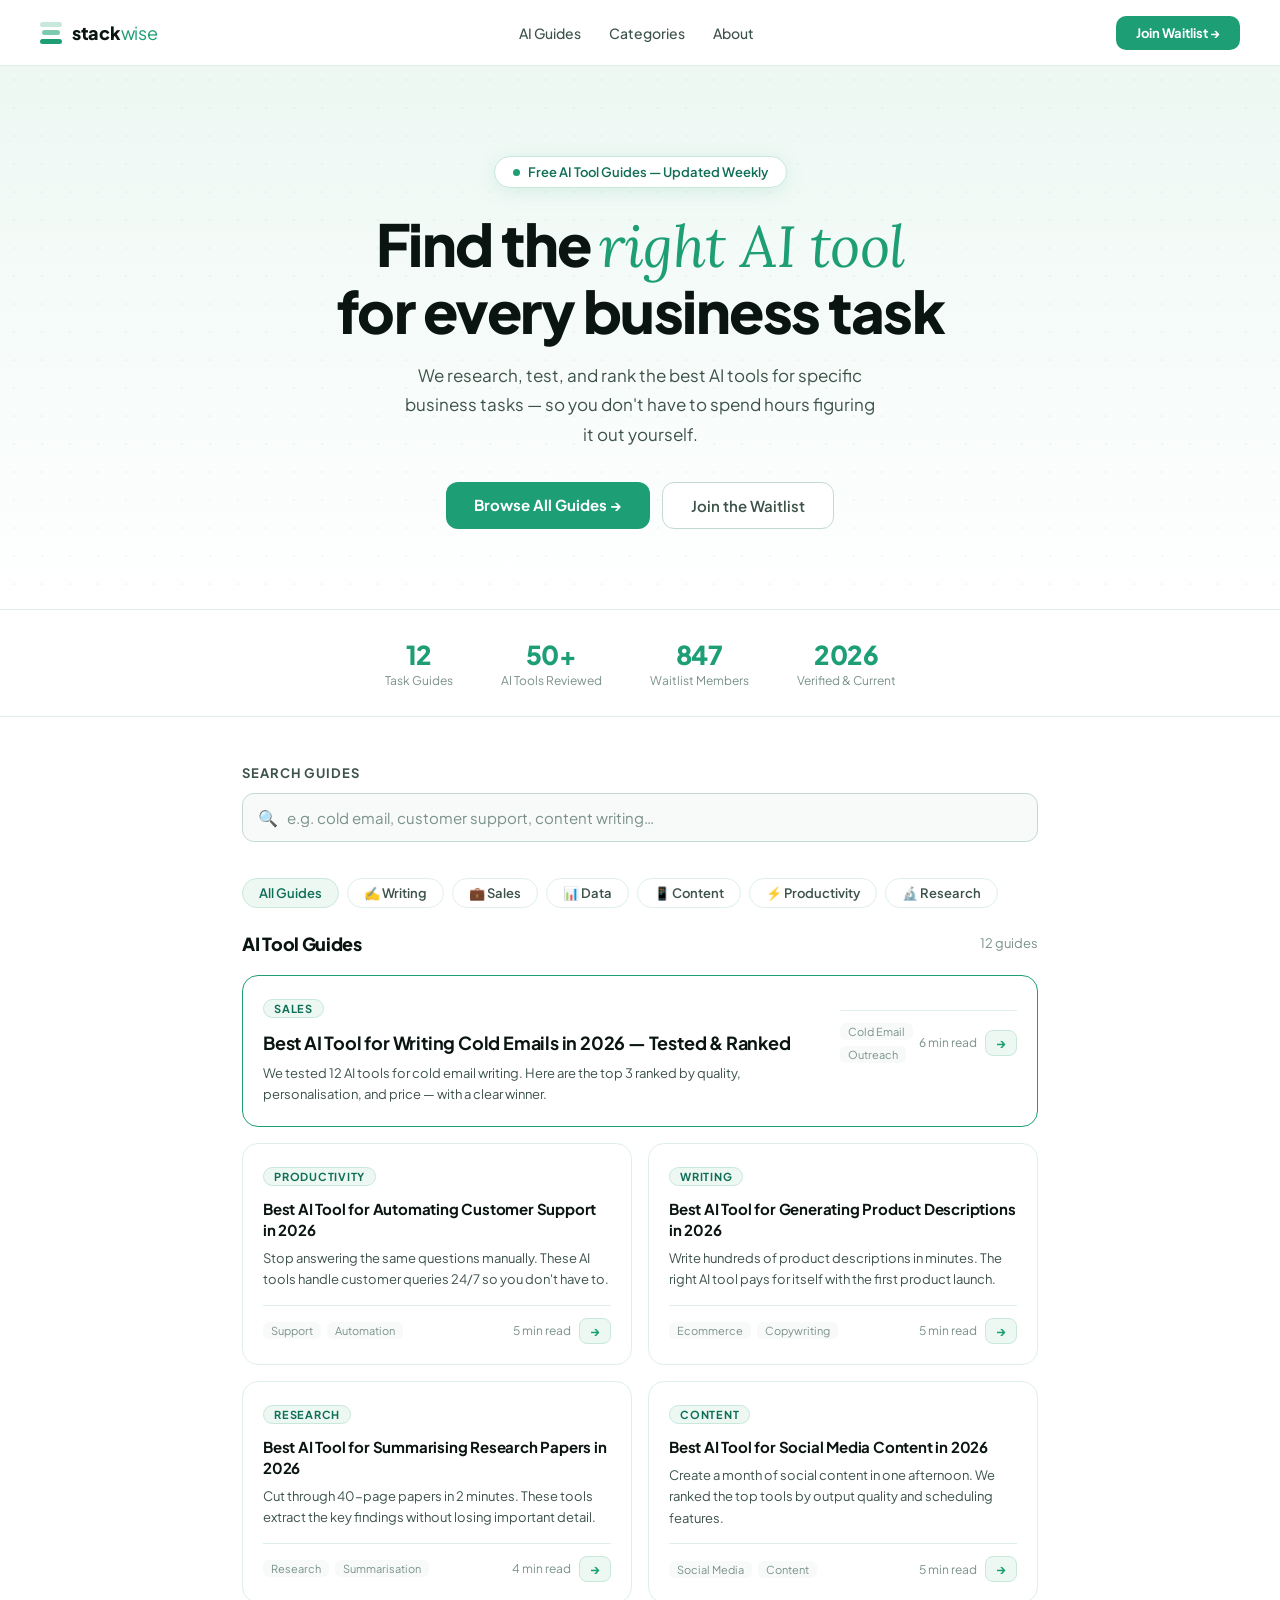
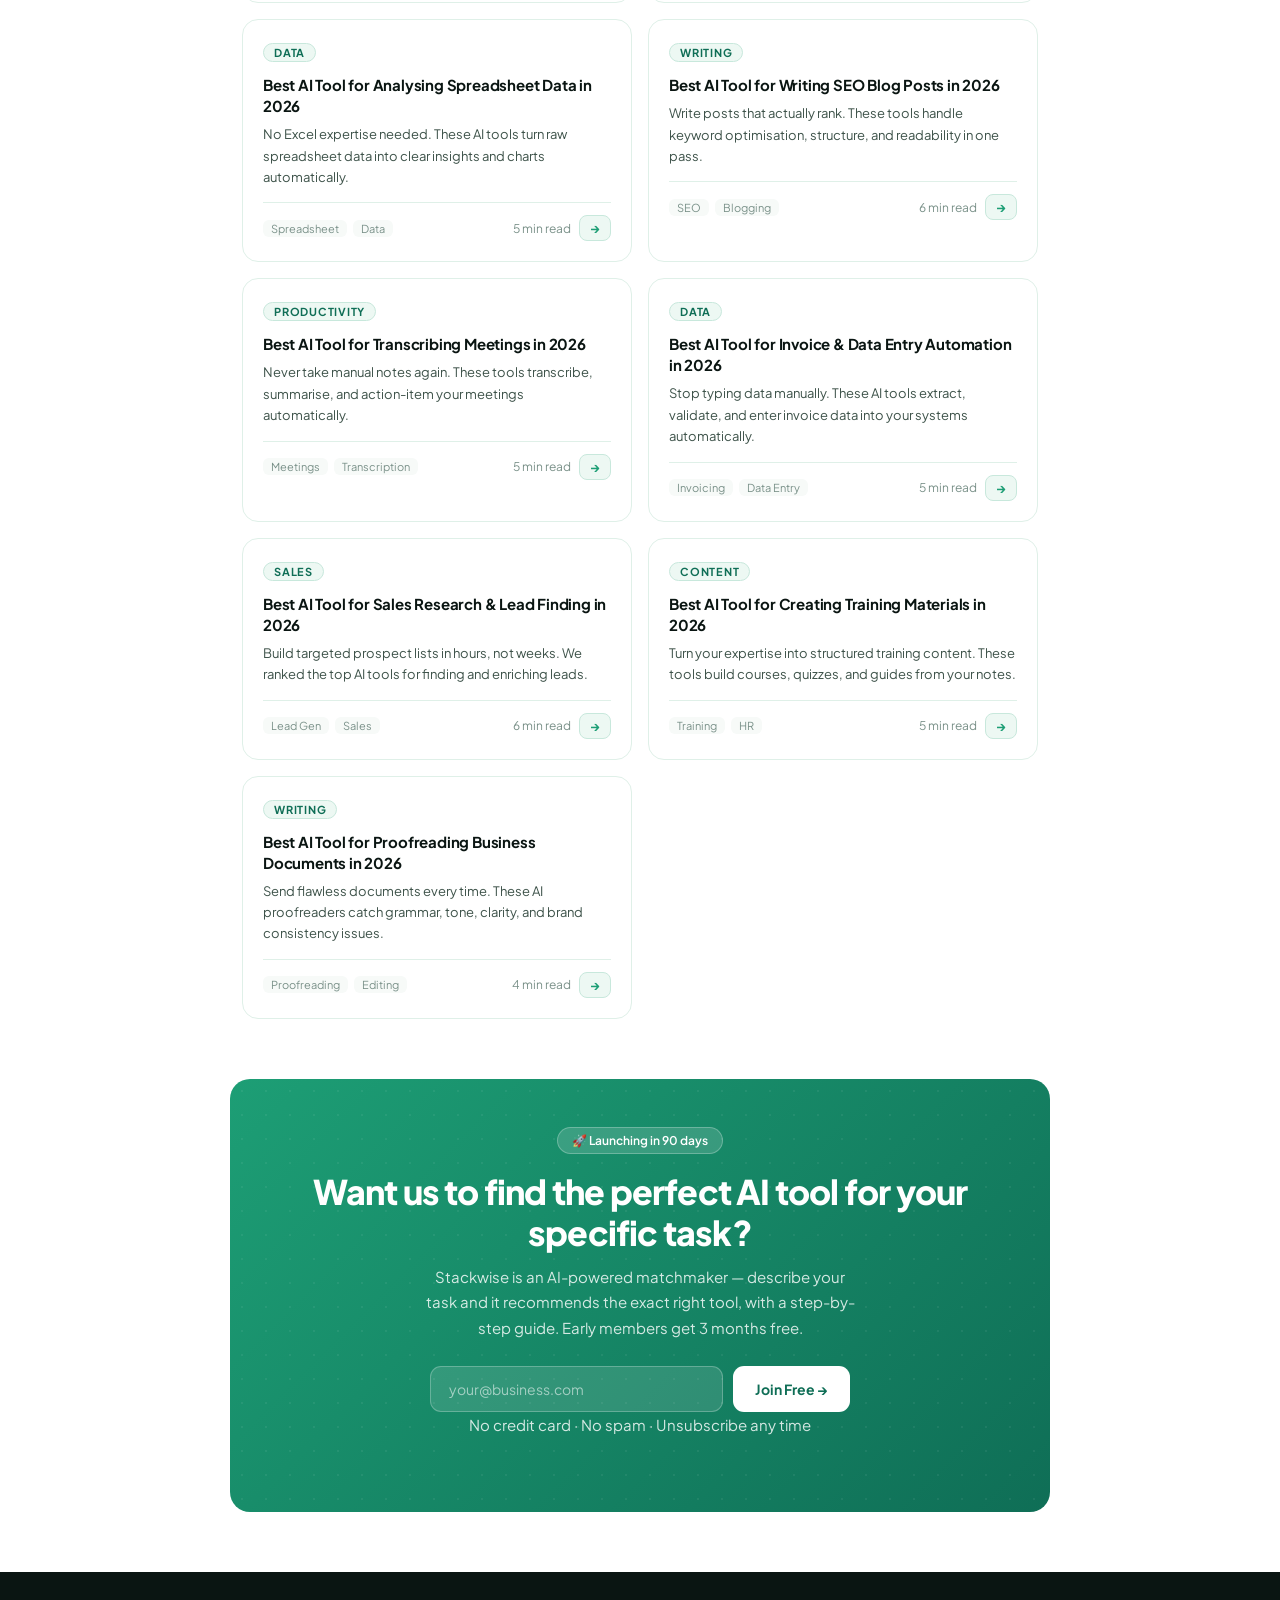
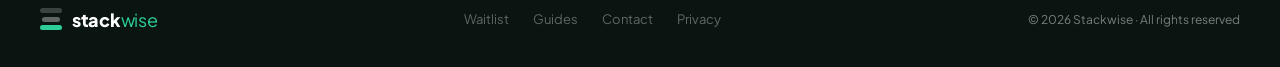
<file: index.html>
<!DOCTYPE html>
<html lang="en">
<head>
<meta charset="UTF-8"/>
<meta name="viewport" content="width=device-width, initial-scale=1.0"/>
<title>Stackwise — AI Tool Guides & Resources</title>
<meta name="description" content="Stackwise helps you find the perfect AI tool for any business task. Browse our guides, comparisons and recommendations — then join the waitlist."/>
<meta property="og:title" content="Stackwise — Find the Right AI Tool for Every Task"/>
<meta property="og:description" content="Browse AI tool guides and comparisons. Find the perfect tool for your business task in seconds."/>
<meta property="og:type" content="website"/>

<link rel="preconnect" href="https://fonts.googleapis.com"/>
<link href="https://fonts.googleapis.com/css2?family=Plus+Jakarta+Sans:wght@400;500;600;700;800&family=Lora:ital,wght@1,400;1,500&display=swap" rel="stylesheet"/>

<style>
/* ══ RESET ══ */
*,*::before,*::after{box-sizing:border-box;margin:0;padding:0;}
:root{
  --teal:#1D9E75;--teal-dark:#0F6E56;--teal-mid:#7DCBAF;
  --teal-light:#C8E8DC;--teal-pale:#EDF8F3;
  --ink:#0A1512;--ink-mid:#3D5249;--ink-light:#7A9189;
  --border:#DFF0E8;--border-strong:#C4DAD1;
  --surface:#F7FAF8;--white:#fff;
  --shadow:0 2px 12px rgba(10,21,18,0.07);
  --shadow-teal:0 4px 20px rgba(29,158,117,0.12);
  --font:'Plus Jakarta Sans',sans-serif;
}
html{scroll-behavior:smooth;}
body{font-family:var(--font);background:var(--white);color:var(--ink);overflow-x:hidden;-webkit-font-smoothing:antialiased;}
a{text-decoration:none;color:inherit;}
img{max-width:100%;}

/* ══ NAV ══ */
nav{
  position:sticky;top:0;z-index:100;
  display:flex;align-items:center;justify-content:space-between;
  padding:0 2.5rem;height:66px;
  background:rgba(255,255,255,0.94);
  backdrop-filter:blur(14px);-webkit-backdrop-filter:blur(14px);
  border-bottom:1px solid var(--border);
  transition:box-shadow 0.3s;
}
nav.scrolled{box-shadow:var(--shadow);}
.nav-logo{display:flex;align-items:center;gap:10px;}
.logo-pills{display:flex;flex-direction:column;gap:3.5px;}
.lp{height:5px;border-radius:3px;transition:transform 0.3s;}
.lp1{width:22px;background:var(--teal-light);}
.lp2{width:18px;background:var(--teal-mid);margin-left:2px;}
.lp3{width:22px;background:var(--teal);}
.nav-logo:hover .lp{transform:scaleX(0.88);}
.logo-text{font-size:18px;font-weight:800;color:var(--ink);letter-spacing:-0.3px;}
.logo-text span{color:var(--teal);font-weight:400;}
.nav-links{display:flex;align-items:center;gap:28px;}
.nav-link{font-size:14px;color:var(--ink-mid);font-weight:500;transition:color 0.2s;}
.nav-link:hover{color:var(--teal);}
.nav-cta{
  font-size:13px;font-weight:700;background:var(--teal);color:white;
  padding:9px 20px;border-radius:10px;border:none;cursor:pointer;
  transition:background 0.2s,transform 0.15s;white-space:nowrap;
}
.nav-cta:hover{background:var(--teal-dark);transform:translateY(-1px);}

/* ══ HERO ══ */
.hero{
  position:relative;overflow:hidden;
  padding:90px 2rem 80px;text-align:center;
  background:linear-gradient(180deg,var(--teal-pale) 0%,var(--white) 100%);
}
.hero::before{
  content:'';position:absolute;inset:0;
  background-image:radial-gradient(circle,#1D9E7510 1px,transparent 1px);
  background-size:28px 28px;z-index:0;
}
.hero-inner{position:relative;z-index:1;max-width:700px;margin:0 auto;}
.hero-badge{
  display:inline-flex;align-items:center;gap:8px;
  background:white;border:1px solid var(--teal-light);
  color:var(--teal-dark);font-size:13px;font-weight:600;
  padding:7px 18px;border-radius:30px;margin-bottom:24px;
  box-shadow:var(--shadow-teal);
  animation:fadeUp 0.5s ease both;
}
.badge-dot{width:7px;height:7px;border-radius:50%;background:var(--teal);animation:blink 1.8s infinite;}
@keyframes blink{0%,100%{opacity:1;}50%{opacity:0.3;}}
.hero h1{
  font-size:clamp(32px,5vw,58px);font-weight:800;line-height:1.1;
  letter-spacing:-1.5px;color:var(--ink);margin-bottom:18px;
  animation:fadeUp 0.5s 0.1s ease both;
}
.hero h1 em{font-family:'Lora',serif;font-style:italic;font-weight:400;color:var(--teal);letter-spacing:-0.5px;}
.hero-sub{
  font-size:17px;color:var(--ink-mid);line-height:1.75;
  max-width:480px;margin:0 auto 32px;
  animation:fadeUp 0.5s 0.2s ease both;
}
.hero-actions{display:flex;gap:12px;justify-content:center;flex-wrap:wrap;animation:fadeUp 0.5s 0.3s ease both;}
.btn-primary{
  font-size:15px;font-weight:700;background:var(--teal);color:white;
  padding:13px 28px;border-radius:12px;border:none;cursor:pointer;
  transition:background 0.2s,transform 0.15s,box-shadow 0.2s;
}
.btn-primary:hover{background:var(--teal-dark);transform:translateY(-1px);box-shadow:0 6px 20px rgba(15,110,86,0.28);}
.btn-secondary{
  font-size:15px;font-weight:600;background:white;color:var(--ink-mid);
  padding:13px 28px;border-radius:12px;border:1.5px solid var(--border-strong);
  cursor:pointer;transition:all 0.2s;
}
.btn-secondary:hover{border-color:var(--teal);color:var(--teal);}
@keyframes fadeUp{from{opacity:0;transform:translateY(16px);}to{opacity:1;transform:none;}}

/* ══ STATS STRIP ══ */
.stats{
  display:flex;justify-content:center;gap:48px;
  padding:28px 2rem;border-top:1px solid var(--border);
  border-bottom:1px solid var(--border);
  background:var(--white);flex-wrap:wrap;
}
.stat-item{text-align:center;}
.stat-num{font-size:26px;font-weight:800;color:var(--teal);letter-spacing:-0.5px;}
.stat-label{font-size:12px;color:var(--ink-light);margin-top:2px;}

/* ══ SEARCH BAR ══ */
.search-section{padding:48px 2rem 20px;max-width:860px;margin:0 auto;}
.search-label{font-size:13px;font-weight:700;color:var(--ink-mid);text-transform:uppercase;letter-spacing:0.07em;margin-bottom:12px;}
.search-wrap{position:relative;}
.search-icon{position:absolute;left:16px;top:50%;transform:translateY(-50%);font-size:16px;pointer-events:none;}
#search-input{
  width:100%;padding:14px 18px 14px 44px;
  border:1.5px solid var(--border-strong);border-radius:12px;
  font-size:15px;font-family:var(--font);color:var(--ink);
  background:var(--surface);outline:none;
  transition:border-color 0.2s,box-shadow 0.2s;
}
#search-input:focus{border-color:var(--teal);box-shadow:0 0 0 4px rgba(29,158,117,0.1);background:white;}
#search-input::placeholder{color:var(--ink-light);}

/* ══ FILTER TABS ══ */
.filters{
  display:flex;gap:8px;flex-wrap:wrap;
  padding:16px 2rem 0;max-width:860px;margin:0 auto;
}
.filter-btn{
  font-size:13px;font-weight:600;padding:6px 16px;border-radius:20px;
  border:1.5px solid var(--border);background:white;color:var(--ink-mid);
  cursor:pointer;transition:all 0.15s;white-space:nowrap;
  font-family:var(--font);
}
.filter-btn:hover,.filter-btn.active{
  background:var(--teal-pale);border-color:var(--teal-light);color:var(--teal-dark);
}

/* ══ ARTICLES GRID ══ */
.articles-section{padding:24px 2rem 60px;max-width:860px;margin:0 auto;}
.section-heading{
  display:flex;align-items:center;justify-content:space-between;
  margin-bottom:20px;flex-wrap:wrap;gap:10px;
}
.section-heading h2{font-size:18px;font-weight:800;color:var(--ink);letter-spacing:-0.3px;}
.article-count{font-size:13px;color:var(--ink-light);}

.articles-grid{display:grid;grid-template-columns:repeat(auto-fill,minmax(260px,1fr));gap:16px;}

.article-card{
  background:white;border:1.5px solid var(--border);border-radius:16px;
  padding:20px;cursor:pointer;
  transition:border-color 0.2s,box-shadow 0.2s,transform 0.2s;
  display:flex;flex-direction:column;
}
.article-card:hover{border-color:var(--teal-mid);box-shadow:var(--shadow-teal);transform:translateY(-2px);}
.article-card.featured{border-color:var(--teal);grid-column:span 2;flex-direction:row;gap:20px;align-items:flex-start;}
.card-category{
  font-size:11px;font-weight:700;text-transform:uppercase;letter-spacing:0.07em;
  color:var(--teal-dark);background:var(--teal-pale);border:1px solid var(--teal-light);
  padding:2px 10px;border-radius:20px;display:inline-block;margin-bottom:12px;
}
.card-title{font-size:15px;font-weight:700;color:var(--ink);line-height:1.4;margin-bottom:8px;letter-spacing:-0.2px;}
.article-card.featured .card-title{font-size:18px;}
.card-desc{font-size:13px;color:var(--ink-mid);line-height:1.65;flex:1;}
.card-footer{
  display:flex;align-items:center;justify-content:space-between;
  margin-top:14px;padding-top:12px;border-top:1px solid var(--border);
}
.card-read{font-size:12px;color:var(--ink-light);}
.card-arrow{
  font-size:13px;font-weight:700;color:var(--teal);
  background:var(--teal-pale);border:1px solid var(--teal-light);
  padding:4px 10px;border-radius:8px;
  transition:background 0.15s;
}
.article-card:hover .card-arrow{background:var(--teal);color:white;border-color:var(--teal);}
.card-tag{font-size:11px;color:var(--ink-light);background:var(--surface);padding:2px 8px;border-radius:6px;}

/* no results */
.no-results{text-align:center;padding:48px 24px;color:var(--ink-light);}
.no-results p{font-size:15px;margin-top:8px;}

/* ══ WAITLIST BANNER ══ */
.waitlist-banner{
  background:linear-gradient(135deg,var(--teal),var(--teal-dark));
  margin:0 2rem 60px;border-radius:20px;padding:48px 40px;
  text-align:center;max-width:820px;margin-left:auto;margin-right:auto;
  position:relative;overflow:hidden;
}
.waitlist-banner::before{
  content:'';position:absolute;inset:0;
  background-image:radial-gradient(circle,rgba(255,255,255,0.06) 1px,transparent 1px);
  background-size:24px 24px;
}
.wl-inner{position:relative;z-index:1;}
.wl-badge{
  display:inline-flex;align-items:center;gap:6px;
  background:rgba(255,255,255,0.15);border:1px solid rgba(255,255,255,0.25);
  color:white;font-size:12px;font-weight:600;padding:5px 14px;border-radius:20px;margin-bottom:18px;
}
.waitlist-banner h2{font-size:clamp(22px,3.5vw,34px);font-weight:800;color:white;letter-spacing:-0.8px;margin-bottom:10px;line-height:1.2;}
.waitlist-banner p{font-size:15px;color:rgba(255,255,255,0.82);line-height:1.7;max-width:440px;margin:0 auto 26px;}
.wl-form{display:flex;gap:10px;max-width:420px;margin:0 auto;}
.wl-input{
  flex:1;padding:13px 18px;border-radius:11px;
  border:1.5px solid rgba(255,255,255,0.25);
  background:rgba(255,255,255,0.12);color:white;
  font-size:14px;font-family:var(--font);outline:none;
  transition:border-color 0.2s,background 0.2s;
}
.wl-input:focus{border-color:rgba(255,255,255,0.6);background:rgba(255,255,255,0.18);}
.wl-input::placeholder{color:rgba(255,255,255,0.55);}
.wl-btn{
  padding:13px 22px;border-radius:11px;border:none;
  background:white;color:var(--teal-dark);font-size:14px;font-weight:700;
  cursor:pointer;white-space:nowrap;font-family:var(--font);
  transition:opacity 0.2s,transform 0.15s;
}
.wl-btn:hover{opacity:0.9;transform:translateY(-1px);}
.wl-note{font-size:12px;color:rgba(255,255,255,0.45);margin-top:12px;}
.wl-success{
  display:none;background:rgba(255,255,255,0.12);border:1px solid rgba(255,255,255,0.25);
  border-radius:12px;padding:14px 20px;color:white;font-size:14px;font-weight:600;
  max-width:400px;margin:0 auto;
}

/* ══ FOOTER ══ */
footer{
  background:var(--ink);color:rgba(255,255,255,0.45);
  padding:36px 2.5rem;
  display:flex;align-items:center;justify-content:space-between;
  flex-wrap:wrap;gap:20px;
}
.footer-logo{display:flex;align-items:center;gap:10px;}
.footer-links{display:flex;gap:24px;}
.footer-links a{font-size:13px;color:rgba(255,255,255,0.35);transition:color 0.2s;}
.footer-links a:hover{color:white;}
.footer-copy{font-size:12px;}

/* ══ RESPONSIVE ══ */
@media(max-width:700px){
  nav{padding:0 1rem;}
  .nav-links{display:none;}
  .hero{padding:70px 1rem 60px;}
  .stats{gap:24px;}
  .articles-grid{grid-template-columns:1fr;}
  .article-card.featured{grid-column:span 1;flex-direction:column;}
  .wl-form{flex-direction:column;}
  .waitlist-banner{margin:0 1rem 40px;padding:32px 20px;}
  footer{flex-direction:column;text-align:center;}
  .footer-links{justify-content:center;}
  .search-section,.filters,.articles-section{padding-left:1rem;padding-right:1rem;}
}
</style>
</head>
<body>

<!-- ══ NAV ══ -->
<nav id="main-nav">
  <a href="/" class="nav-logo">
    <div class="logo-pills">
      <div class="lp lp1"></div>
      <div class="lp lp2"></div>
      <div class="lp lp3"></div>
    </div>
    <div class="logo-text">stack<span>wise</span></div>
  </a>
  <div class="nav-links">
    <a href="#guides" class="nav-link">AI Guides</a>
    <a href="#guides" class="nav-link">Categories</a>
    <a href="https://stackwise-waitlist.netlify.app/" target="_blank" class="nav-link">About</a>
  </div>
  <a href="https://stackwise-waitlist.netlify.app/" target="_blank" class="nav-cta">Join Waitlist →</a>
</nav>

<!-- ══ HERO ══ -->
<section class="hero">
  <div class="hero-inner">
    <div class="hero-badge">
      <span class="badge-dot"></span>
      Free AI Tool Guides — Updated Weekly
    </div>
    <h1>Find the <em>right AI tool</em><br/>for every business task</h1>
    <p class="hero-sub">We research, test, and rank the best AI tools for specific business tasks — so you don't have to spend hours figuring it out yourself.</p>
    <div class="hero-actions">
      <a href="#guides" class="btn-primary">Browse All Guides →</a>
      <a href="https://stackwise-waitlist.netlify.app/" target="_blank" class="btn-secondary">Join the Waitlist</a>
    </div>
  </div>
</section>

<!-- ══ STATS ══ -->
<div class="stats">
  <div class="stat-item"><p class="stat-num" id="guide-count">12</p><p class="stat-label">Task Guides</p></div>
  <div class="stat-item"><p class="stat-num">50+</p><p class="stat-label">AI Tools Reviewed</p></div>
  <div class="stat-item"><p class="stat-num">847</p><p class="stat-label">Waitlist Members</p></div>
  <div class="stat-item"><p class="stat-num">2026</p><p class="stat-label">Verified & Current</p></div>
</div>

<!-- ══ SEARCH ══ -->
<div class="search-section" id="guides">
  <p class="search-label">Search Guides</p>
  <div class="search-wrap">
    <span class="search-icon">🔍</span>
    <input id="search-input" type="text" placeholder="e.g. cold email, customer support, content writing…"/>
  </div>
</div>

<!-- ══ FILTERS ══ -->
<div class="filters">
  <button class="filter-btn active" data-cat="all">All Guides</button>
  <button class="filter-btn" data-cat="writing">✍️ Writing</button>
  <button class="filter-btn" data-cat="sales">💼 Sales</button>
  <button class="filter-btn" data-cat="data">📊 Data</button>
  <button class="filter-btn" data-cat="content">📱 Content</button>
  <button class="filter-btn" data-cat="productivity">⚡ Productivity</button>
  <button class="filter-btn" data-cat="research">🔬 Research</button>
</div>

<!-- ══ ARTICLES ══ -->
<div class="articles-section">
  <div class="section-heading">
    <h2>AI Tool Guides</h2>
    <span class="article-count" id="result-count"></span>
  </div>
  <div class="articles-grid" id="articles-grid">
    <!-- Cards injected by JS -->
  </div>
  <div class="no-results" id="no-results" style="display:none;">
    <span style="font-size:36px;">🔍</span>
    <p>No guides found for that search. <a href="#" onclick="clearSearch()" style="color:var(--teal);">Clear search</a></p>
  </div>
</div>

<!-- ══ WAITLIST BANNER ══ -->
<div class="waitlist-banner">
  <div class="wl-inner">
    <div class="wl-badge">🚀 Launching in 90 days</div>
    <h2>Want us to find the perfect AI tool for your specific task?</h2>
    <p>Stackwise is an AI-powered matchmaker — describe your task and it recommends the exact right tool, with a step-by-step guide. Early members get 3 months free.</p>
    <div class="wl-form" id="wl-form">
      <input class="wl-input" type="email" id="wl-email" placeholder="your@business.com" autocomplete="email"/>
      <button class="wl-btn" onclick="joinWaitlist()">Join Free →</button>
    </div>
    <div class="wl-success" id="wl-success">🎉 You're on the list! We'll notify you on launch day.</div>
    <p class="wl-note">No credit card · No spam · Unsubscribe any time</p>
  </div>
</div>

<!-- ══ FOOTER ══ -->
<footer>
  <div class="footer-logo">
    <div class="logo-pills">
      <div class="lp lp1" style="background:rgba(255,255,255,0.2);"></div>
      <div class="lp lp2" style="background:rgba(255,255,255,0.35);margin-left:2px;"></div>
      <div class="lp lp3" style="background:#2DCE97;"></div>
    </div>
    <div class="logo-text" style="color:white;">stack<span style="color:#2DCE97;">wise</span></div>
  </div>
  <div class="footer-links">
    <a href="https://stackwise-waitlist.netlify.app/" target="_blank">Waitlist</a>
    <a href="#guides">Guides</a>
    <a href="mailto:hello@stackwise.app">Contact</a>
    <a href="#">Privacy</a>
  </div>
  <p class="footer-copy">© 2026 Stackwise · All rights reserved</p>
</footer>

<script>
// ══════════════════════════════════════════
//  ARTICLE DATABASE
//  To add a new SEO page:
//  1. Download it from the SEO Generator
//  2. Put the HTML file in the same folder as this file
//  3. Add one object below following the same format
// ══════════════════════════════════════════
const ARTICLES = [
  {
    title: "Best AI Tool for Writing Cold Emails in 2026 — Tested & Ranked",
    desc: "We tested 12 AI tools for cold email writing. Here are the top 3 ranked by quality, personalisation, and price — with a clear winner.",
    category: "sales",
    categoryLabel: "Sales",
    slug: "best-ai-tool-for-cold-email-writing",
    readTime: "6 min",
    featured: true,
    tags: ["Cold Email","Outreach","Sales AI"],
  },
  {
    title: "Best AI Tool for Automating Customer Support in 2026",
    desc: "Stop answering the same questions manually. These AI tools handle customer queries 24/7 so you don't have to.",
    category: "productivity",
    categoryLabel: "Productivity",
    slug: "best-ai-tool-for-customer-support",
    readTime: "5 min",
    featured: false,
    tags: ["Support","Automation","Chatbot"],
  },
  {
    title: "Best AI Tool for Generating Product Descriptions in 2026",
    desc: "Write hundreds of product descriptions in minutes. The right AI tool pays for itself with the first product launch.",
    category: "writing",
    categoryLabel: "Writing",
    slug: "best-ai-tool-for-product-descriptions",
    readTime: "5 min",
    featured: false,
    tags: ["Ecommerce","Copywriting","Product"],
  },
  {
    title: "Best AI Tool for Summarising Research Papers in 2026",
    desc: "Cut through 40-page papers in 2 minutes. These tools extract the key findings without losing important detail.",
    category: "research",
    categoryLabel: "Research",
    slug: "best-ai-tool-for-summarising-research",
    readTime: "4 min",
    featured: false,
    tags: ["Research","Summarisation","Academic"],
  },
  {
    title: "Best AI Tool for Social Media Content in 2026",
    desc: "Create a month of social content in one afternoon. We ranked the top tools by output quality and scheduling features.",
    category: "content",
    categoryLabel: "Content",
    slug: "best-ai-tool-for-social-media-content",
    readTime: "5 min",
    featured: false,
    tags: ["Social Media","Content","Marketing"],
  },
  {
    title: "Best AI Tool for Analysing Spreadsheet Data in 2026",
    desc: "No Excel expertise needed. These AI tools turn raw spreadsheet data into clear insights and charts automatically.",
    category: "data",
    categoryLabel: "Data",
    slug: "best-ai-tool-for-spreadsheet-analysis",
    readTime: "5 min",
    featured: false,
    tags: ["Spreadsheet","Data","Analysis"],
  },
  {
    title: "Best AI Tool for Writing SEO Blog Posts in 2026",
    desc: "Write posts that actually rank. These tools handle keyword optimisation, structure, and readability in one pass.",
    category: "writing",
    categoryLabel: "Writing",
    slug: "best-ai-tool-for-seo-blog-posts",
    readTime: "6 min",
    featured: false,
    tags: ["SEO","Blogging","Content"],
  },
  {
    title: "Best AI Tool for Transcribing Meetings in 2026",
    desc: "Never take manual notes again. These tools transcribe, summarise, and action-item your meetings automatically.",
    category: "productivity",
    categoryLabel: "Productivity",
    slug: "best-ai-tool-for-transcribing-meetings",
    readTime: "5 min",
    featured: false,
    tags: ["Meetings","Transcription","Productivity"],
  },
  {
    title: "Best AI Tool for Invoice & Data Entry Automation in 2026",
    desc: "Stop typing data manually. These AI tools extract, validate, and enter invoice data into your systems automatically.",
    category: "data",
    categoryLabel: "Data",
    slug: "best-ai-tool-for-invoice-automation",
    readTime: "5 min",
    featured: false,
    tags: ["Invoicing","Data Entry","Automation"],
  },
  {
    title: "Best AI Tool for Sales Research & Lead Finding in 2026",
    desc: "Build targeted prospect lists in hours, not weeks. We ranked the top AI tools for finding and enriching leads.",
    category: "sales",
    categoryLabel: "Sales",
    slug: "best-ai-tool-for-sales-research",
    readTime: "6 min",
    featured: false,
    tags: ["Lead Gen","Sales","Prospecting"],
  },
  {
    title: "Best AI Tool for Creating Training Materials in 2026",
    desc: "Turn your expertise into structured training content. These tools build courses, quizzes, and guides from your notes.",
    category: "content",
    categoryLabel: "Content",
    slug: "best-ai-tool-for-training-materials",
    readTime: "5 min",
    featured: false,
    tags: ["Training","HR","Learning"],
  },
  {
    title: "Best AI Tool for Proofreading Business Documents in 2026",
    desc: "Send flawless documents every time. These AI proofreaders catch grammar, tone, clarity, and brand consistency issues.",
    category: "writing",
    categoryLabel: "Writing",
    slug: "best-ai-tool-for-proofreading",
    readTime: "4 min",
    featured: false,
    tags: ["Proofreading","Editing","Writing"],
  },
];

// ══ Render ══
let currentCat = "all";
let currentSearch = "";

function renderCards() {
  const grid = document.getElementById("articles-grid");
  const noResults = document.getElementById("no-results");
  const countEl = document.getElementById("result-count");

  const filtered = ARTICLES.filter(a => {
    const matchCat = currentCat === "all" || a.category === currentCat;
    const q = currentSearch.toLowerCase();
    const matchSearch = !q || a.title.toLowerCase().includes(q) || a.desc.toLowerCase().includes(q) || a.tags.some(t => t.toLowerCase().includes(q));
    return matchCat && matchSearch;
  });

  countEl.textContent = filtered.length === ARTICLES.length ? `${ARTICLES.length} guides` : `${filtered.length} of ${ARTICLES.length} guides`;

  if (filtered.length === 0) {
    grid.innerHTML = "";
    noResults.style.display = "block";
    return;
  }
  noResults.style.display = "none";

  grid.innerHTML = filtered.map(a => `
    <a href="${a.slug}.html" class="article-card${a.featured ? " featured" : ""}">
      <div>
        <span class="card-category">${a.categoryLabel}</span>
        <h3 class="card-title">${a.title}</h3>
        <p class="card-desc">${a.desc}</p>
      </div>
      <div class="card-footer">
        <div style="display:flex;gap:6px;flex-wrap:wrap;">
          ${a.tags.slice(0,2).map(t => `<span class="card-tag">${t}</span>`).join("")}
        </div>
        <div style="display:flex;align-items:center;gap:8px;flex-shrink:0;">
          <span class="card-read">${a.readTime} read</span>
          <span class="card-arrow">→</span>
        </div>
      </div>
    </a>
  `).join("");

  document.getElementById("guide-count").textContent = ARTICLES.length;
}

// ══ Filters ══
document.querySelectorAll(".filter-btn").forEach(btn => {
  btn.addEventListener("click", () => {
    document.querySelectorAll(".filter-btn").forEach(b => b.classList.remove("active"));
    btn.classList.add("active");
    currentCat = btn.dataset.cat;
    renderCards();
  });
});

// ══ Search ══
document.getElementById("search-input").addEventListener("input", e => {
  currentSearch = e.target.value;
  renderCards();
});

function clearSearch() {
  document.getElementById("search-input").value = "";
  currentSearch = "";
  renderCards();
}

// ══ Nav scroll ══
window.addEventListener("scroll", () => {
  document.getElementById("main-nav").classList.toggle("scrolled", window.scrollY > 10);
}, { passive: true });

// ══ Waitlist ══
function joinWaitlist() {
  const email = document.getElementById("wl-email").value.trim();
  if (!/^[^\s@]+@[^\s@]+\.[^\s@]+$/.test(email)) {
    const input = document.getElementById("wl-email");
    input.style.borderColor = "rgba(255,100,100,0.7)";
    setTimeout(() => input.style.borderColor = "", 2000);
    return;
  }
  document.getElementById("wl-form").style.display = "none";
  document.getElementById("wl-success").style.display = "block";
  // Redirect to waitlist page after short delay
  setTimeout(() => window.open("https://stackwise-waitlist.netlify.app/", "_blank"), 1200);
}

document.getElementById("wl-email").addEventListener("keydown", e => {
  if (e.key === "Enter") joinWaitlist();
});

// ══ Init ══
renderCards();
</script>

</body>
</html>
</file>
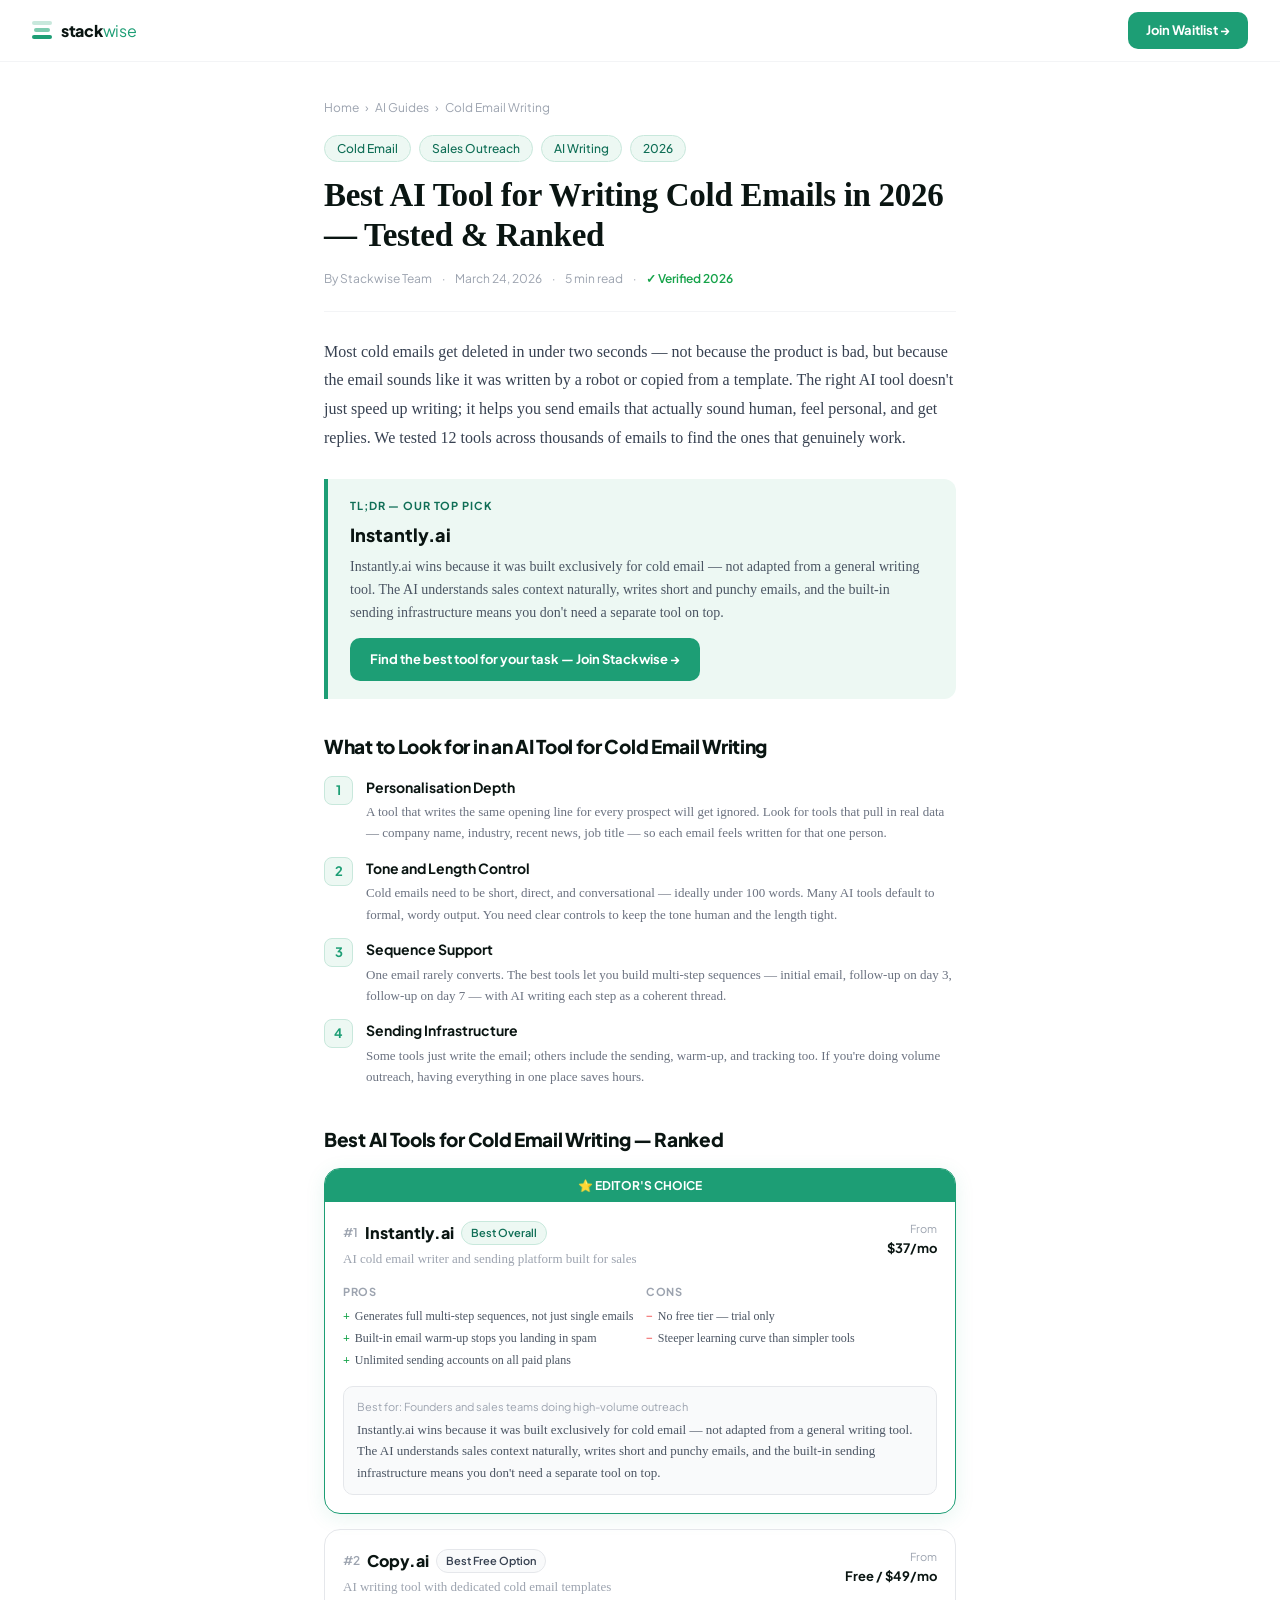
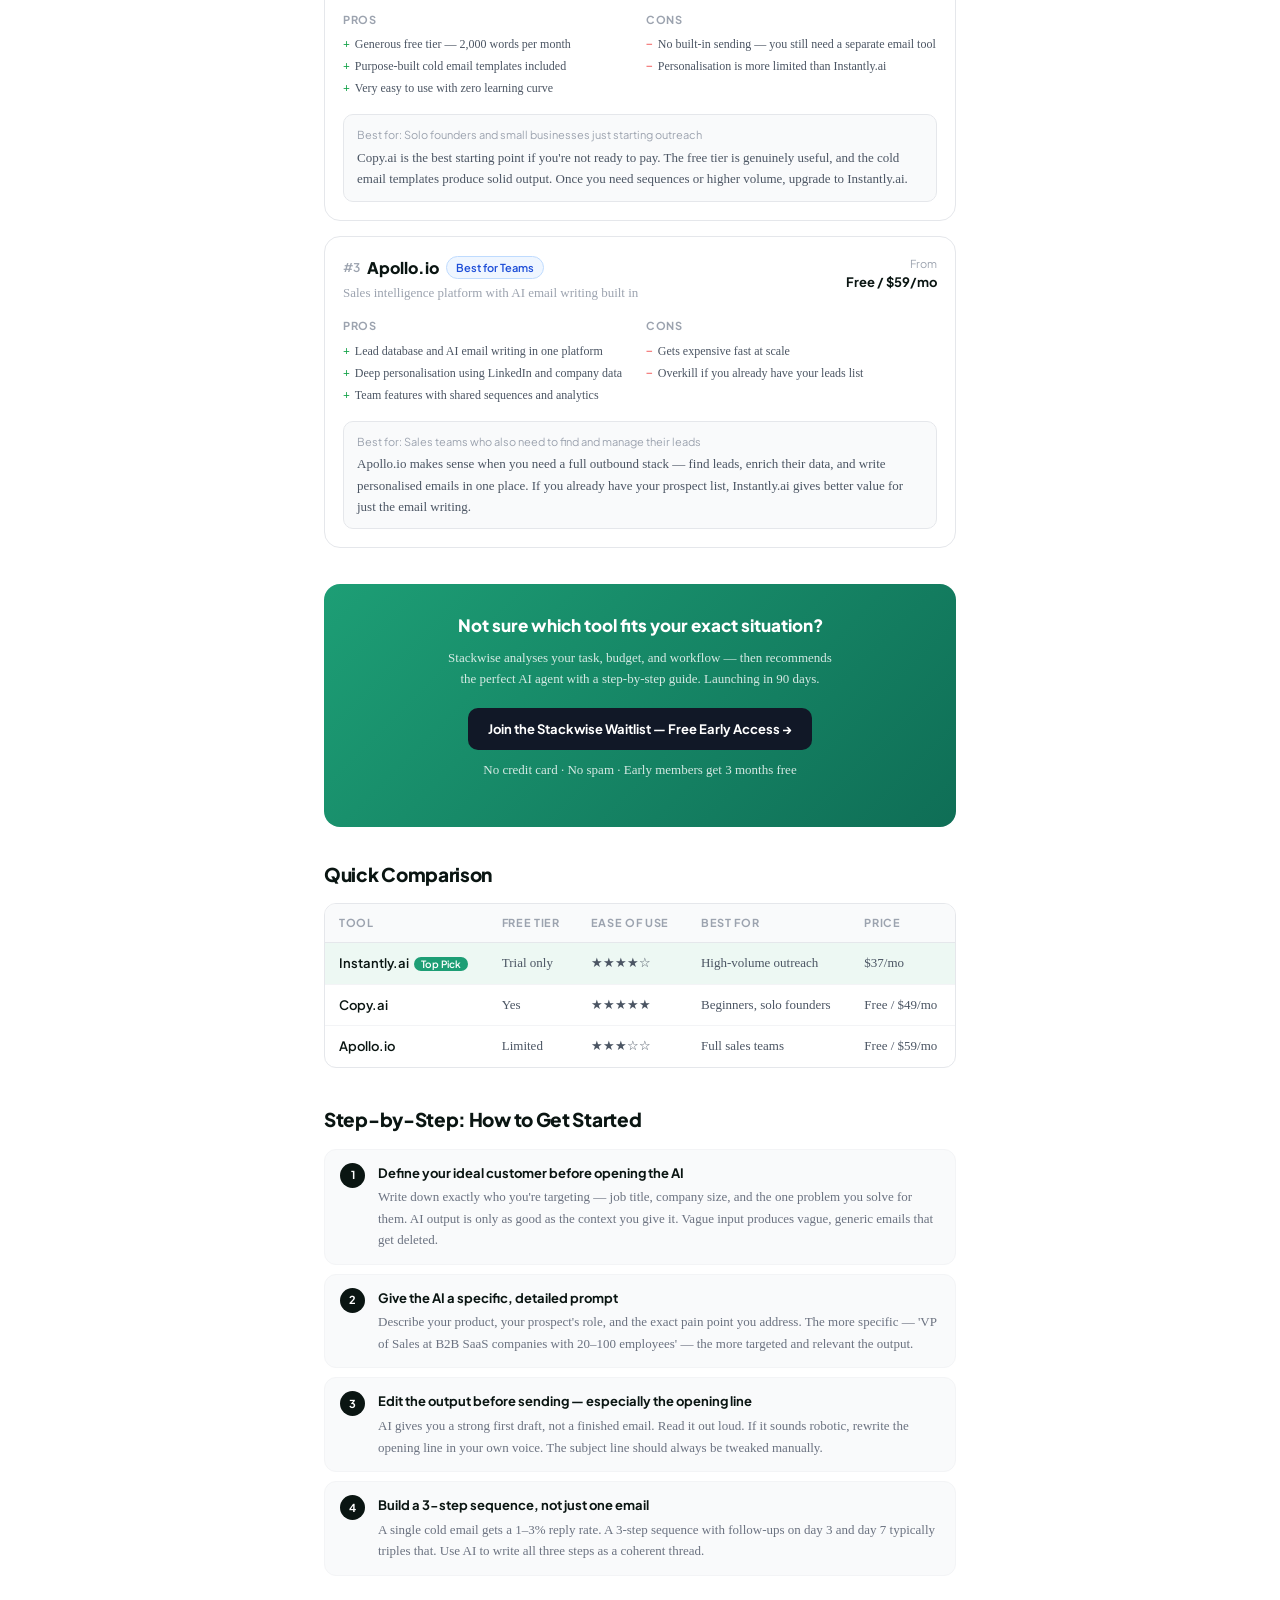
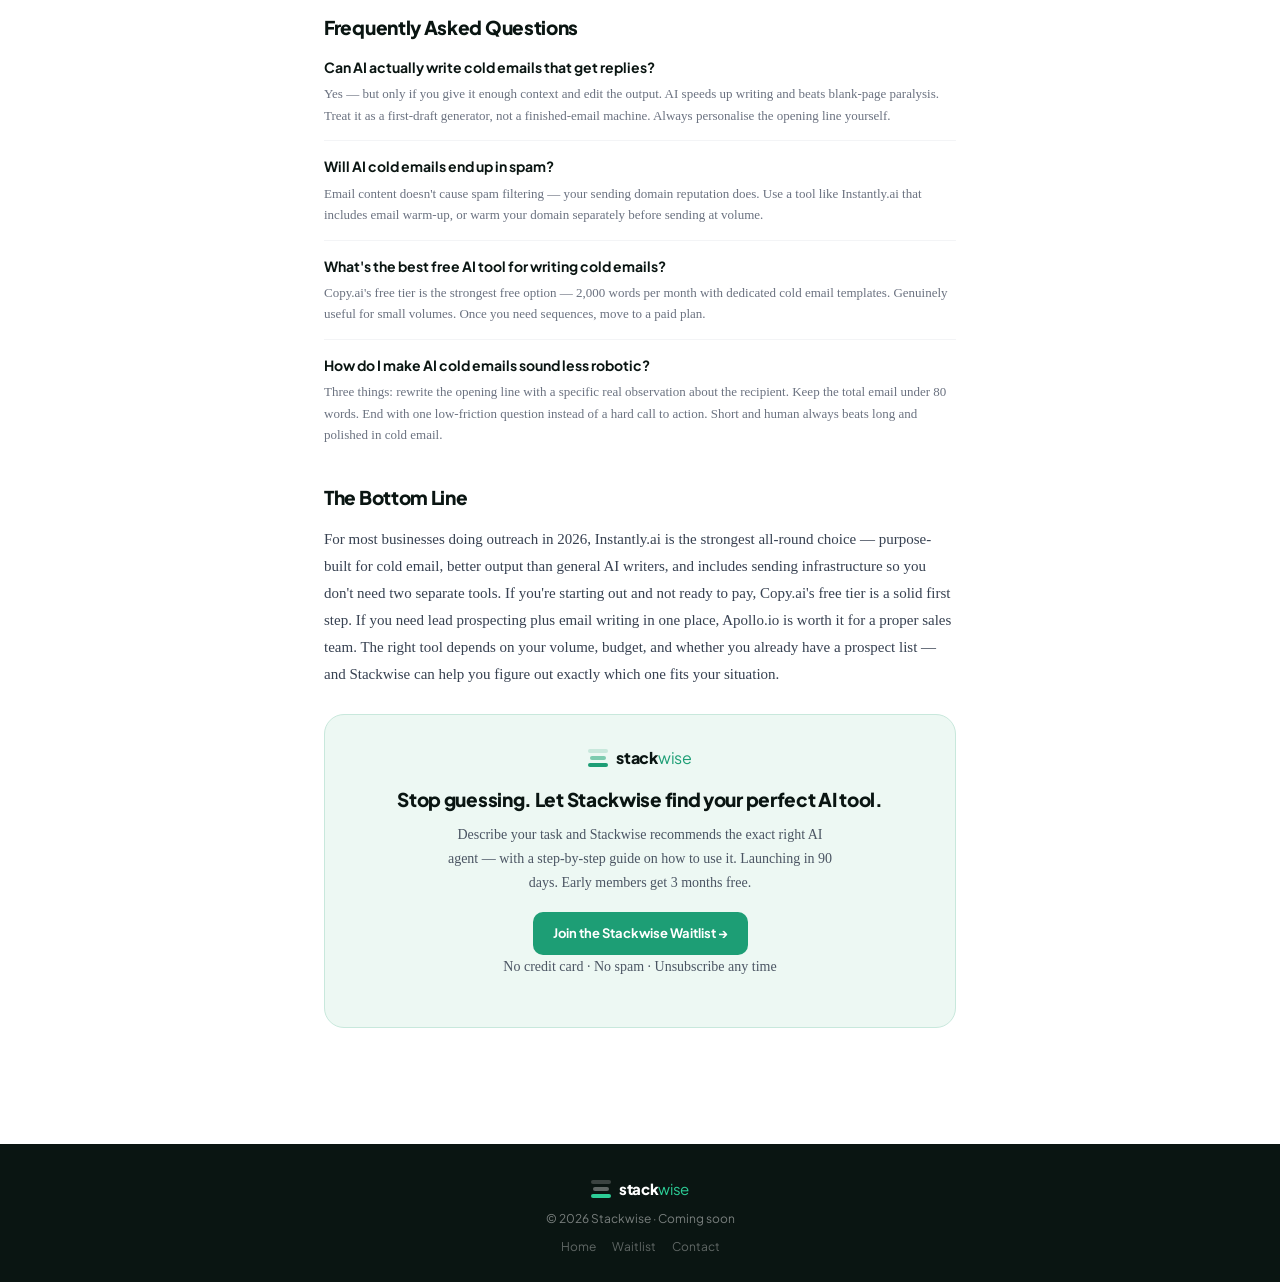
<file: best-ai-tool-for-cold-email-writing.html>
<!DOCTYPE html>
<html lang="en">
<head>
<meta charset="UTF-8"/><meta name="viewport" content="width=device-width,initial-scale=1.0"/>
<title>Best AI Tool for Writing Cold Emails in 2026 — Tested & Ranked | Stackwise</title>
<meta name="description" content="We tested 12 AI tools for cold email writing. Here are the top 3 ranked by quality, personalisation, and price — with a clear winner for your outreach."/>
<link rel="canonical" href="https://stackwise-waitlist.netlify.app/best-ai-tool-for-cold-email-writing"/>
<meta property="og:title" content="Best AI Tool for Writing Cold Emails in 2026 — Tested & Ranked"/><meta property="og:description" content="We tested 12 AI tools for cold email writing. Here are the top 3 ranked by quality, personalisation, and price — with a clear winner for your outreach."/>
<meta property="og:type" content="article"/>
<script type="application/ld+json">{"@context":"https://schema.org","@type":"Article","headline":"Best AI Tool for Writing Cold Emails in 2026 — Tested & Ranked","author":{"@type":"Organization","name":"Stackwise"},"datePublished":"2026-03-24"}</script>
<link rel="preconnect" href="https://fonts.googleapis.com"/>
<link href="https://fonts.googleapis.com/css2?family=Plus+Jakarta+Sans:wght@400;600;700;800&display=swap" rel="stylesheet"/>
<link rel="stylesheet" href="articles.css"/>
</head>
<body>
<nav id="nav">
  <a href="index.html" class="nav-logo">
    <div class="logo-pills"><div class="lp lp1"></div><div class="lp lp2"></div><div class="lp lp3"></div></div>
    <div class="logo-text">stack<span>wise</span></div>
  </a>
  <a href="https://stackwise-waitlist.netlify.app/" target="_blank" class="nav-btn">Join Waitlist →</a>
</nav>
<div class="wrap">
  <div class="breadcrumb">
    <a href="index.html">Home</a><span>›</span><a href="index.html">AI Guides</a><span>›</span><span>Cold Email Writing</span>
  </div>
  <div class="tags"><span class="tag">Cold Email</span><span class="tag">Sales Outreach</span><span class="tag">AI Writing</span><span class="tag">2026</span></div>
  <h1>Best AI Tool for Writing Cold Emails in 2026 — Tested & Ranked</h1>
  <div class="byline">
    <span>By Stackwise Team</span><span>·</span><span>March 24, 2026</span><span>·</span><span>5 min read</span><span>·</span><span class="fresh">✓ Verified 2026</span>
  </div>
  <p class="intro">Most cold emails get deleted in under two seconds — not because the product is bad, but because the email sounds like it was written by a robot or copied from a template. The right AI tool doesn't just speed up writing; it helps you send emails that actually sound human, feel personal, and get replies. We tested 12 tools across thousands of emails to find the ones that genuinely work.</p>

  <div class="tldr">
    <p class="tldr-label">TL;DR — Our Top Pick</p>
    <p class="tldr-tool">Instantly.ai</p>
    <p class="tldr-text">Instantly.ai wins because it was built exclusively for cold email — not adapted from a general writing tool. The AI understands sales context naturally, writes short and punchy emails, and the built-in sending infrastructure means you don't need a separate tool on top.</p>
    <a href="https://stackwise-waitlist.netlify.app/" target="_blank" class="btn">Find the best tool for your task — Join Stackwise →</a>
  </div>

  <section>
    <h2>What to Look for in an AI Tool for Cold Email Writing</h2>
    <div class="criteria"><div class="criterion"><div class="crit-num">1</div><div><h3>Personalisation Depth</h3><p class="crit-desc">A tool that writes the same opening line for every prospect will get ignored. Look for tools that pull in real data — company name, industry, recent news, job title — so each email feels written for that one person.</p></div></div><div class="criterion"><div class="crit-num">2</div><div><h3>Tone and Length Control</h3><p class="crit-desc">Cold emails need to be short, direct, and conversational — ideally under 100 words. Many AI tools default to formal, wordy output. You need clear controls to keep the tone human and the length tight.</p></div></div><div class="criterion"><div class="crit-num">3</div><div><h3>Sequence Support</h3><p class="crit-desc">One email rarely converts. The best tools let you build multi-step sequences — initial email, follow-up on day 3, follow-up on day 7 — with AI writing each step as a coherent thread.</p></div></div><div class="criterion"><div class="crit-num">4</div><div><h3>Sending Infrastructure</h3><p class="crit-desc">Some tools just write the email; others include the sending, warm-up, and tracking too. If you're doing volume outreach, having everything in one place saves hours.</p></div></div></div>
  </section>

  <section>
    <h2>Best AI Tools for Cold Email Writing — Ranked</h2>
    <div class="tool-cards">
<div class="tool-card winner">
  <div class="winner-bar">⭐ EDITOR'S CHOICE</div>
  <div class="card-body">
    <div class="card-top">
      <div>
        <div class="card-name-row">
          <span class="card-rank">#1</span>
          <span class="card-name">Instantly.ai</span>
          <span class="badge badge-teal">Best Overall</span>
        </div>
        <p class="card-liner">AI cold email writer and sending platform built for sales</p>
      </div>
      <div><p class="price-label">From</p><p class="price-val">$37/mo</p></div>
    </div>
    <div class="pros-cons">
      <div><p class="pc-label">Pros</p><div class="pc-item"><span class="pro">+</span>Generates full multi-step sequences, not just single emails</div><div class="pc-item"><span class="pro">+</span>Built-in email warm-up stops you landing in spam</div><div class="pc-item"><span class="pro">+</span>Unlimited sending accounts on all paid plans</div></div>
      <div><p class="pc-label">Cons</p><div class="pc-item"><span class="con">−</span>No free tier — trial only</div><div class="pc-item"><span class="con">−</span>Steeper learning curve than simpler tools</div></div>
    </div>
    <div class="verdict-box">
      <p class="verdict-for">Best for: Founders and sales teams doing high-volume outreach</p>
      <p class="verdict-text">Instantly.ai wins because it was built exclusively for cold email — not adapted from a general writing tool. The AI understands sales context naturally, writes short and punchy emails, and the built-in sending infrastructure means you don't need a separate tool on top.</p>
    </div>
  </div>
</div>
<div class="tool-card">
  
  <div class="card-body">
    <div class="card-top">
      <div>
        <div class="card-name-row">
          <span class="card-rank">#2</span>
          <span class="card-name">Copy.ai</span>
          <span class="badge badge-gray">Best Free Option</span>
        </div>
        <p class="card-liner">AI writing tool with dedicated cold email templates</p>
      </div>
      <div><p class="price-label">From</p><p class="price-val">Free / $49/mo</p></div>
    </div>
    <div class="pros-cons">
      <div><p class="pc-label">Pros</p><div class="pc-item"><span class="pro">+</span>Generous free tier — 2,000 words per month</div><div class="pc-item"><span class="pro">+</span>Purpose-built cold email templates included</div><div class="pc-item"><span class="pro">+</span>Very easy to use with zero learning curve</div></div>
      <div><p class="pc-label">Cons</p><div class="pc-item"><span class="con">−</span>No built-in sending — you still need a separate email tool</div><div class="pc-item"><span class="con">−</span>Personalisation is more limited than Instantly.ai</div></div>
    </div>
    <div class="verdict-box">
      <p class="verdict-for">Best for: Solo founders and small businesses just starting outreach</p>
      <p class="verdict-text">Copy.ai is the best starting point if you're not ready to pay. The free tier is genuinely useful, and the cold email templates produce solid output. Once you need sequences or higher volume, upgrade to Instantly.ai.</p>
    </div>
  </div>
</div>
<div class="tool-card">
  
  <div class="card-body">
    <div class="card-top">
      <div>
        <div class="card-name-row">
          <span class="card-rank">#3</span>
          <span class="card-name">Apollo.io</span>
          <span class="badge badge-blue">Best for Teams</span>
        </div>
        <p class="card-liner">Sales intelligence platform with AI email writing built in</p>
      </div>
      <div><p class="price-label">From</p><p class="price-val">Free / $59/mo</p></div>
    </div>
    <div class="pros-cons">
      <div><p class="pc-label">Pros</p><div class="pc-item"><span class="pro">+</span>Lead database and AI email writing in one platform</div><div class="pc-item"><span class="pro">+</span>Deep personalisation using LinkedIn and company data</div><div class="pc-item"><span class="pro">+</span>Team features with shared sequences and analytics</div></div>
      <div><p class="pc-label">Cons</p><div class="pc-item"><span class="con">−</span>Gets expensive fast at scale</div><div class="pc-item"><span class="con">−</span>Overkill if you already have your leads list</div></div>
    </div>
    <div class="verdict-box">
      <p class="verdict-for">Best for: Sales teams who also need to find and manage their leads</p>
      <p class="verdict-text">Apollo.io makes sense when you need a full outbound stack — find leads, enrich their data, and write personalised emails in one place. If you already have your prospect list, Instantly.ai gives better value for just the email writing.</p>
    </div>
  </div>
</div></div>
  </section>

  <div class="mid-cta">
    <h3>Not sure which tool fits your exact situation?</h3>
    <p>Stackwise analyses your task, budget, and workflow — then recommends the perfect AI agent with a step-by-step guide. Launching in 90 days.</p>
    <a href="https://stackwise-waitlist.netlify.app/" target="_blank" class="btn btn-dark">Join the Stackwise Waitlist — Free Early Access →</a>
    <p class="mid-note">No credit card · No spam · Early members get 3 months free</p>
  </div>

  <section>
    <h2>Quick Comparison</h2>
    <div class="table-wrap">
      <table><thead><tr><th>Tool</th><th>Free Tier</th><th>Ease of Use</th><th>Best For</th><th>Price</th></tr></thead>
      <tbody><tr class="top-row"><td class="td-tool">Instantly.ai<span class="top-sm">Top Pick</span></td><td>Trial only</td><td>★★★★☆</td><td>High-volume outreach</td><td>$37/mo</td></tr><tr><td class="td-tool">Copy.ai</td><td>Yes</td><td>★★★★★</td><td>Beginners, solo founders</td><td>Free / $49/mo</td></tr><tr><td class="td-tool">Apollo.io</td><td>Limited</td><td>★★★☆☆</td><td>Full sales teams</td><td>Free / $59/mo</td></tr></tbody></table>
    </div>
  </section>

  <section>
    <h2>Step-by-Step: How to Get Started</h2>
    <div class="steps"><div class="step"><div class="step-num"><span>1</span></div><div><p class="step-title">Define your ideal customer before opening the AI</p><p class="step-desc">Write down exactly who you're targeting — job title, company size, and the one problem you solve for them. AI output is only as good as the context you give it. Vague input produces vague, generic emails that get deleted.</p></div></div><div class="step"><div class="step-num"><span>2</span></div><div><p class="step-title">Give the AI a specific, detailed prompt</p><p class="step-desc">Describe your product, your prospect's role, and the exact pain point you address. The more specific — 'VP of Sales at B2B SaaS companies with 20–100 employees' — the more targeted and relevant the output.</p></div></div><div class="step"><div class="step-num"><span>3</span></div><div><p class="step-title">Edit the output before sending — especially the opening line</p><p class="step-desc">AI gives you a strong first draft, not a finished email. Read it out loud. If it sounds robotic, rewrite the opening line in your own voice. The subject line should always be tweaked manually.</p></div></div><div class="step"><div class="step-num"><span>4</span></div><div><p class="step-title">Build a 3-step sequence, not just one email</p><p class="step-desc">A single cold email gets a 1–3% reply rate. A 3-step sequence with follow-ups on day 3 and day 7 typically triples that. Use AI to write all three steps as a coherent thread.</p></div></div></div>
  </section>

  <section>
    <h2>Frequently Asked Questions</h2>
    <div><div class="faq-item"><p class="faq-q">Can AI actually write cold emails that get replies?</p><p class="faq-a">Yes — but only if you give it enough context and edit the output. AI speeds up writing and beats blank-page paralysis. Treat it as a first-draft generator, not a finished-email machine. Always personalise the opening line yourself.</p></div><div class="faq-item"><p class="faq-q">Will AI cold emails end up in spam?</p><p class="faq-a">Email content doesn't cause spam filtering — your sending domain reputation does. Use a tool like Instantly.ai that includes email warm-up, or warm your domain separately before sending at volume.</p></div><div class="faq-item"><p class="faq-q">What's the best free AI tool for writing cold emails?</p><p class="faq-a">Copy.ai's free tier is the strongest free option — 2,000 words per month with dedicated cold email templates. Genuinely useful for small volumes. Once you need sequences, move to a paid plan.</p></div><div class="faq-item"><p class="faq-q">How do I make AI cold emails sound less robotic?</p><p class="faq-a">Three things: rewrite the opening line with a specific real observation about the recipient. Keep the total email under 80 words. End with one low-friction question instead of a hard call to action. Short and human always beats long and polished in cold email.</p></div></div>
  </section>

  <section>
    <h2>The Bottom Line</h2>
    <p class="conclusion-text">For most businesses doing outreach in 2026, Instantly.ai is the strongest all-round choice — purpose-built for cold email, better output than general AI writers, and includes sending infrastructure so you don't need two separate tools. If you're starting out and not ready to pay, Copy.ai's free tier is a solid first step. If you need lead prospecting plus email writing in one place, Apollo.io is worth it for a proper sales team. The right tool depends on your volume, budget, and whether you already have a prospect list — and Stackwise can help you figure out exactly which one fits your situation.</p>
    <div class="final-cta">
      <div class="final-logo">
        <div style="display:flex;align-items:center;gap:8px;font-family:'Plus Jakarta Sans',sans-serif;">
          <div class="logo-pills"><div class="lp lp1"></div><div class="lp lp2"></div><div class="lp lp3"></div></div>
          <div class="logo-text">stack<span>wise</span></div>
        </div>
      </div>
      <h2>Stop guessing. Let Stackwise find your perfect AI tool.</h2>
      <p>Describe your task and Stackwise recommends the exact right AI agent — with a step-by-step guide on how to use it. Launching in 90 days. Early members get 3 months free.</p>
      <a href="https://stackwise-waitlist.netlify.app/" target="_blank" class="btn">Join the Stackwise Waitlist →</a>
      <p class="final-note">No credit card · No spam · Unsubscribe any time</p>
    </div>
  </section>
</div>
<footer>
  <div class="f-logo">
    <div class="logo-pills">
      <div class="lp lp1" style="background:rgba(255,255,255,0.2);"></div>
      <div class="lp lp2" style="background:rgba(255,255,255,0.35);margin-left:2px;"></div>
      <div class="lp lp3" style="background:#2DCE97;"></div>
    </div>
    <div class="logo-text" style="color:white;font-size:15px;font-family:'Plus Jakarta Sans',sans-serif;">stack<span style="color:#2DCE97;">wise</span></div>
  </div>
  <div>© 2026 Stackwise · Coming soon</div>
  <div class="f-links"><a href="index.html">Home</a><a href="https://stackwise-waitlist.netlify.app/" target="_blank">Waitlist</a><a href="mailto:hello@stackwise.app">Contact</a></div>
</footer>
<script>window.addEventListener('scroll',function(){document.getElementById('nav').classList.toggle('scrolled',window.scrollY>10);},{passive:true});</script>
</body></html>
</file>
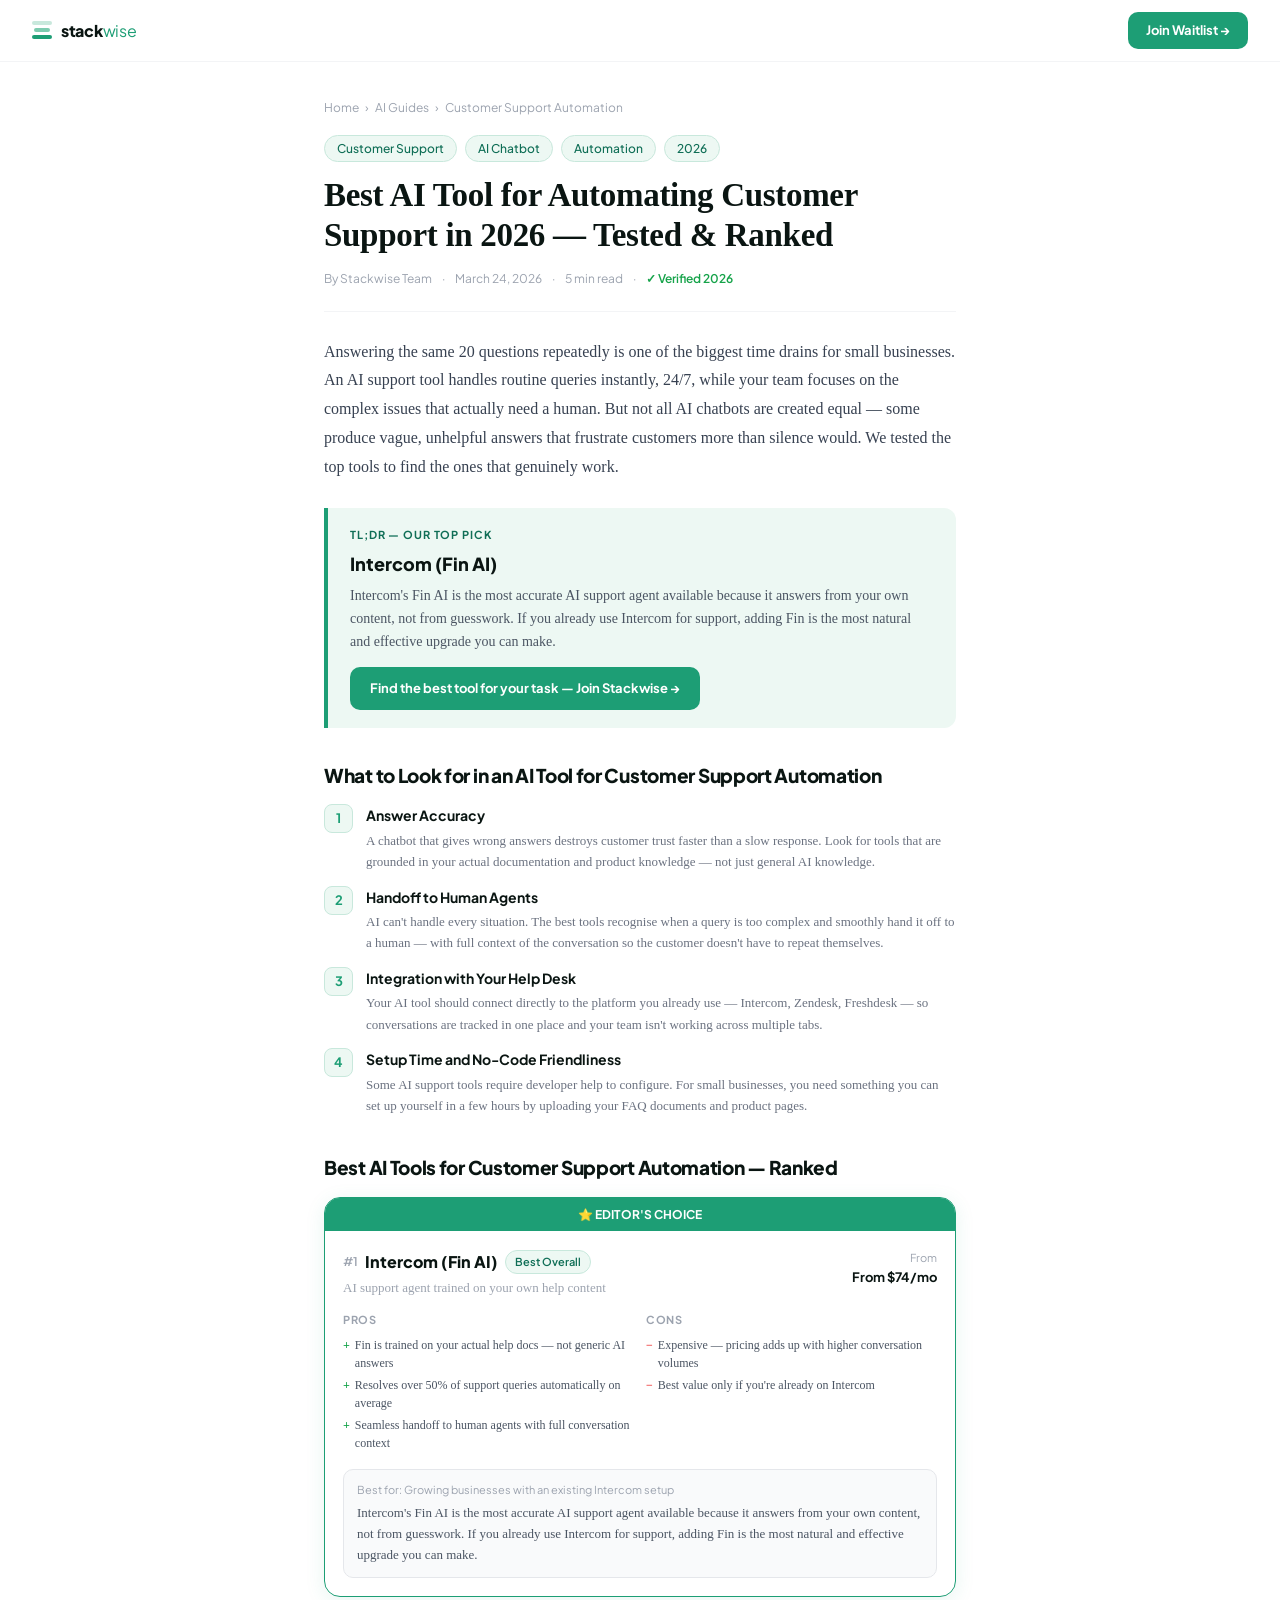
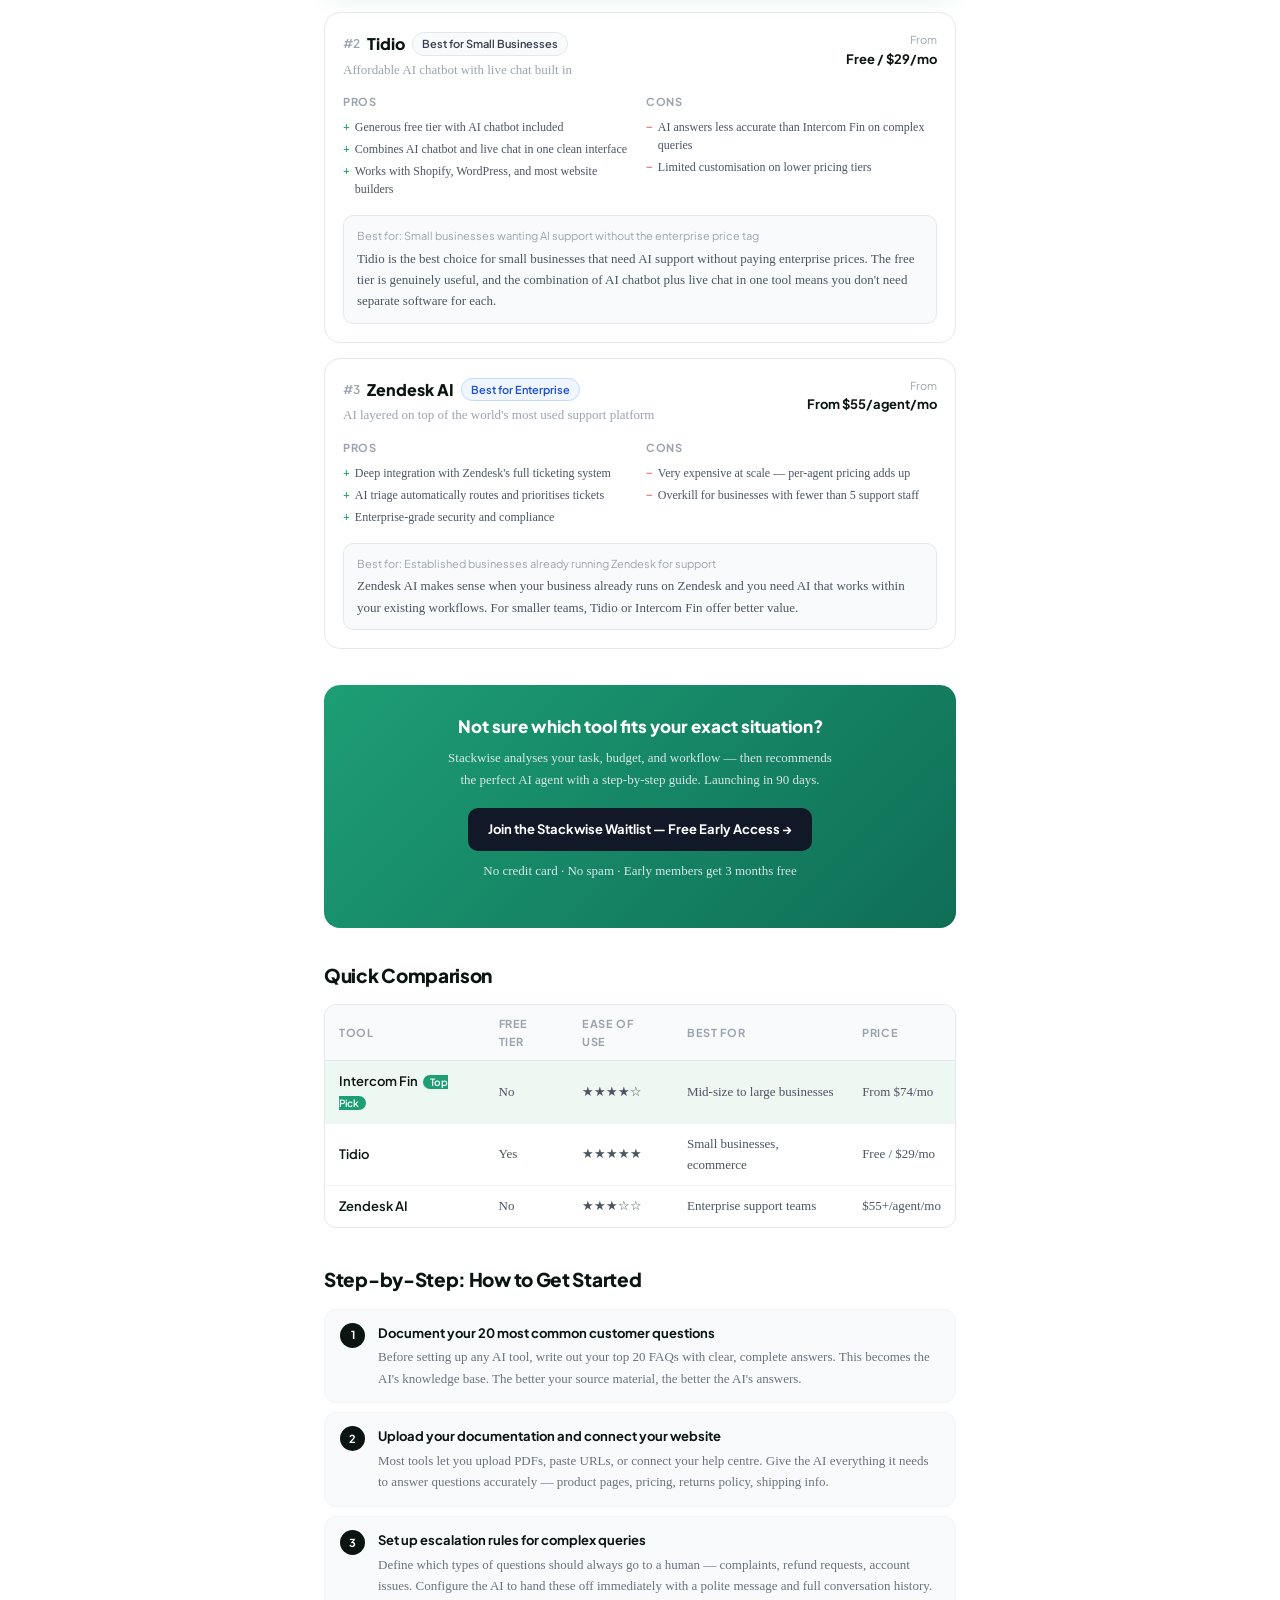
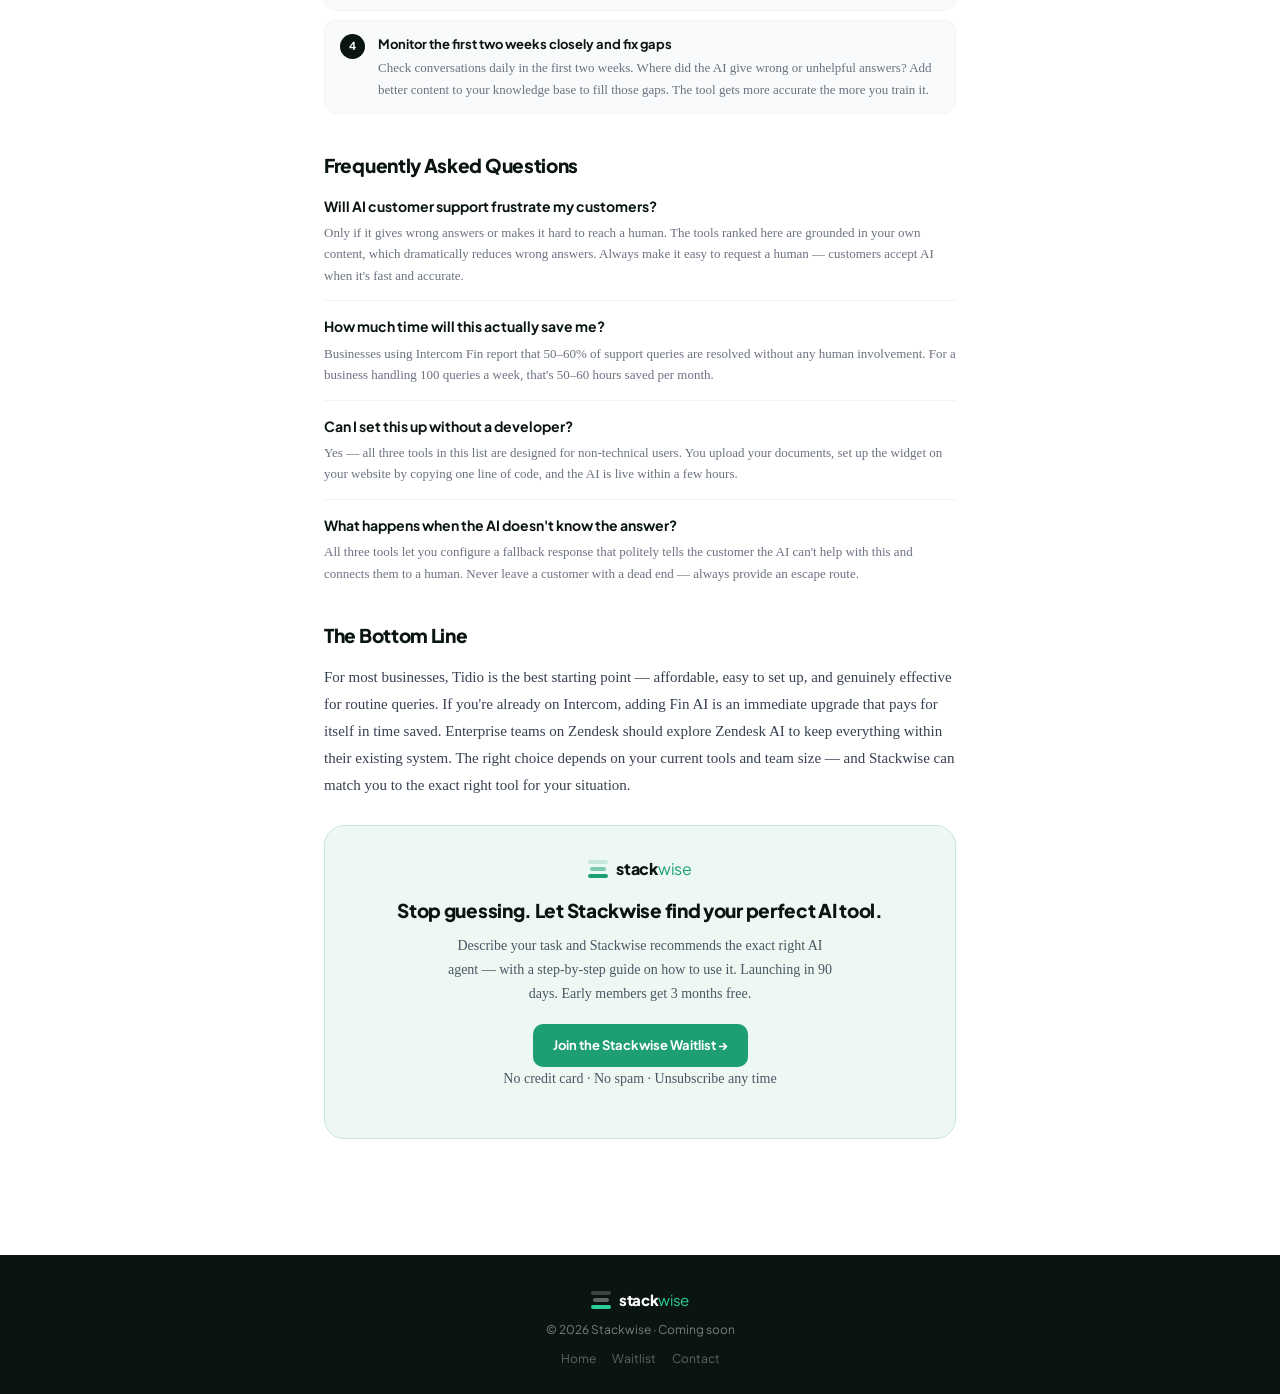
<file: best-ai-tool-for-customer-support.html>
<!DOCTYPE html>
<html lang="en">
<head>
<meta charset="UTF-8"/><meta name="viewport" content="width=device-width,initial-scale=1.0"/>
<title>Best AI Tool for Automating Customer Support in 2026 — Tested & Ranked | Stackwise</title>
<meta name="description" content="Stop answering the same questions manually. We ranked the top 3 AI tools for customer support automation — with honest pros, cons, and a clear winner."/>
<link rel="canonical" href="https://stackwise-waitlist.netlify.app/best-ai-tool-for-customer-support"/>
<meta property="og:title" content="Best AI Tool for Automating Customer Support in 2026 — Tested & Ranked"/><meta property="og:description" content="Stop answering the same questions manually. We ranked the top 3 AI tools for customer support automation — with honest pros, cons, and a clear winner."/>
<meta property="og:type" content="article"/>
<script type="application/ld+json">{"@context":"https://schema.org","@type":"Article","headline":"Best AI Tool for Automating Customer Support in 2026 — Tested & Ranked","author":{"@type":"Organization","name":"Stackwise"},"datePublished":"2026-03-24"}</script>
<link rel="preconnect" href="https://fonts.googleapis.com"/>
<link href="https://fonts.googleapis.com/css2?family=Plus+Jakarta+Sans:wght@400;600;700;800&display=swap" rel="stylesheet"/>
<link rel="stylesheet" href="articles.css"/>
</head>
<body>
<nav id="nav">
  <a href="index.html" class="nav-logo">
    <div class="logo-pills"><div class="lp lp1"></div><div class="lp lp2"></div><div class="lp lp3"></div></div>
    <div class="logo-text">stack<span>wise</span></div>
  </a>
  <a href="https://stackwise-waitlist.netlify.app/" target="_blank" class="nav-btn">Join Waitlist →</a>
</nav>
<div class="wrap">
  <div class="breadcrumb">
    <a href="index.html">Home</a><span>›</span><a href="index.html">AI Guides</a><span>›</span><span>Customer Support Automation</span>
  </div>
  <div class="tags"><span class="tag">Customer Support</span><span class="tag">AI Chatbot</span><span class="tag">Automation</span><span class="tag">2026</span></div>
  <h1>Best AI Tool for Automating Customer Support in 2026 — Tested & Ranked</h1>
  <div class="byline">
    <span>By Stackwise Team</span><span>·</span><span>March 24, 2026</span><span>·</span><span>5 min read</span><span>·</span><span class="fresh">✓ Verified 2026</span>
  </div>
  <p class="intro">Answering the same 20 questions repeatedly is one of the biggest time drains for small businesses. An AI support tool handles routine queries instantly, 24/7, while your team focuses on the complex issues that actually need a human. But not all AI chatbots are created equal — some produce vague, unhelpful answers that frustrate customers more than silence would. We tested the top tools to find the ones that genuinely work.</p>

  <div class="tldr">
    <p class="tldr-label">TL;DR — Our Top Pick</p>
    <p class="tldr-tool">Intercom (Fin AI)</p>
    <p class="tldr-text">Intercom's Fin AI is the most accurate AI support agent available because it answers from your own content, not from guesswork. If you already use Intercom for support, adding Fin is the most natural and effective upgrade you can make.</p>
    <a href="https://stackwise-waitlist.netlify.app/" target="_blank" class="btn">Find the best tool for your task — Join Stackwise →</a>
  </div>

  <section>
    <h2>What to Look for in an AI Tool for Customer Support Automation</h2>
    <div class="criteria"><div class="criterion"><div class="crit-num">1</div><div><h3>Answer Accuracy</h3><p class="crit-desc">A chatbot that gives wrong answers destroys customer trust faster than a slow response. Look for tools that are grounded in your actual documentation and product knowledge — not just general AI knowledge.</p></div></div><div class="criterion"><div class="crit-num">2</div><div><h3>Handoff to Human Agents</h3><p class="crit-desc">AI can't handle every situation. The best tools recognise when a query is too complex and smoothly hand it off to a human — with full context of the conversation so the customer doesn't have to repeat themselves.</p></div></div><div class="criterion"><div class="crit-num">3</div><div><h3>Integration with Your Help Desk</h3><p class="crit-desc">Your AI tool should connect directly to the platform you already use — Intercom, Zendesk, Freshdesk — so conversations are tracked in one place and your team isn't working across multiple tabs.</p></div></div><div class="criterion"><div class="crit-num">4</div><div><h3>Setup Time and No-Code Friendliness</h3><p class="crit-desc">Some AI support tools require developer help to configure. For small businesses, you need something you can set up yourself in a few hours by uploading your FAQ documents and product pages.</p></div></div></div>
  </section>

  <section>
    <h2>Best AI Tools for Customer Support Automation — Ranked</h2>
    <div class="tool-cards">
<div class="tool-card winner">
  <div class="winner-bar">⭐ EDITOR'S CHOICE</div>
  <div class="card-body">
    <div class="card-top">
      <div>
        <div class="card-name-row">
          <span class="card-rank">#1</span>
          <span class="card-name">Intercom (Fin AI)</span>
          <span class="badge badge-teal">Best Overall</span>
        </div>
        <p class="card-liner">AI support agent trained on your own help content</p>
      </div>
      <div><p class="price-label">From</p><p class="price-val">From $74/mo</p></div>
    </div>
    <div class="pros-cons">
      <div><p class="pc-label">Pros</p><div class="pc-item"><span class="pro">+</span>Fin is trained on your actual help docs — not generic AI answers</div><div class="pc-item"><span class="pro">+</span>Resolves over 50% of support queries automatically on average</div><div class="pc-item"><span class="pro">+</span>Seamless handoff to human agents with full conversation context</div></div>
      <div><p class="pc-label">Cons</p><div class="pc-item"><span class="con">−</span>Expensive — pricing adds up with higher conversation volumes</div><div class="pc-item"><span class="con">−</span>Best value only if you're already on Intercom</div></div>
    </div>
    <div class="verdict-box">
      <p class="verdict-for">Best for: Growing businesses with an existing Intercom setup</p>
      <p class="verdict-text">Intercom's Fin AI is the most accurate AI support agent available because it answers from your own content, not from guesswork. If you already use Intercom for support, adding Fin is the most natural and effective upgrade you can make.</p>
    </div>
  </div>
</div>
<div class="tool-card">
  
  <div class="card-body">
    <div class="card-top">
      <div>
        <div class="card-name-row">
          <span class="card-rank">#2</span>
          <span class="card-name">Tidio</span>
          <span class="badge badge-gray">Best for Small Businesses</span>
        </div>
        <p class="card-liner">Affordable AI chatbot with live chat built in</p>
      </div>
      <div><p class="price-label">From</p><p class="price-val">Free / $29/mo</p></div>
    </div>
    <div class="pros-cons">
      <div><p class="pc-label">Pros</p><div class="pc-item"><span class="pro">+</span>Generous free tier with AI chatbot included</div><div class="pc-item"><span class="pro">+</span>Combines AI chatbot and live chat in one clean interface</div><div class="pc-item"><span class="pro">+</span>Works with Shopify, WordPress, and most website builders</div></div>
      <div><p class="pc-label">Cons</p><div class="pc-item"><span class="con">−</span>AI answers less accurate than Intercom Fin on complex queries</div><div class="pc-item"><span class="con">−</span>Limited customisation on lower pricing tiers</div></div>
    </div>
    <div class="verdict-box">
      <p class="verdict-for">Best for: Small businesses wanting AI support without the enterprise price tag</p>
      <p class="verdict-text">Tidio is the best choice for small businesses that need AI support without paying enterprise prices. The free tier is genuinely useful, and the combination of AI chatbot plus live chat in one tool means you don't need separate software for each.</p>
    </div>
  </div>
</div>
<div class="tool-card">
  
  <div class="card-body">
    <div class="card-top">
      <div>
        <div class="card-name-row">
          <span class="card-rank">#3</span>
          <span class="card-name">Zendesk AI</span>
          <span class="badge badge-blue">Best for Enterprise</span>
        </div>
        <p class="card-liner">AI layered on top of the world's most used support platform</p>
      </div>
      <div><p class="price-label">From</p><p class="price-val">From $55/agent/mo</p></div>
    </div>
    <div class="pros-cons">
      <div><p class="pc-label">Pros</p><div class="pc-item"><span class="pro">+</span>Deep integration with Zendesk's full ticketing system</div><div class="pc-item"><span class="pro">+</span>AI triage automatically routes and prioritises tickets</div><div class="pc-item"><span class="pro">+</span>Enterprise-grade security and compliance</div></div>
      <div><p class="pc-label">Cons</p><div class="pc-item"><span class="con">−</span>Very expensive at scale — per-agent pricing adds up</div><div class="pc-item"><span class="con">−</span>Overkill for businesses with fewer than 5 support staff</div></div>
    </div>
    <div class="verdict-box">
      <p class="verdict-for">Best for: Established businesses already running Zendesk for support</p>
      <p class="verdict-text">Zendesk AI makes sense when your business already runs on Zendesk and you need AI that works within your existing workflows. For smaller teams, Tidio or Intercom Fin offer better value.</p>
    </div>
  </div>
</div></div>
  </section>

  <div class="mid-cta">
    <h3>Not sure which tool fits your exact situation?</h3>
    <p>Stackwise analyses your task, budget, and workflow — then recommends the perfect AI agent with a step-by-step guide. Launching in 90 days.</p>
    <a href="https://stackwise-waitlist.netlify.app/" target="_blank" class="btn btn-dark">Join the Stackwise Waitlist — Free Early Access →</a>
    <p class="mid-note">No credit card · No spam · Early members get 3 months free</p>
  </div>

  <section>
    <h2>Quick Comparison</h2>
    <div class="table-wrap">
      <table><thead><tr><th>Tool</th><th>Free Tier</th><th>Ease of Use</th><th>Best For</th><th>Price</th></tr></thead>
      <tbody><tr class="top-row"><td class="td-tool">Intercom Fin<span class="top-sm">Top Pick</span></td><td>No</td><td>★★★★☆</td><td>Mid-size to large businesses</td><td>From $74/mo</td></tr><tr><td class="td-tool">Tidio</td><td>Yes</td><td>★★★★★</td><td>Small businesses, ecommerce</td><td>Free / $29/mo</td></tr><tr><td class="td-tool">Zendesk AI</td><td>No</td><td>★★★☆☆</td><td>Enterprise support teams</td><td>$55+/agent/mo</td></tr></tbody></table>
    </div>
  </section>

  <section>
    <h2>Step-by-Step: How to Get Started</h2>
    <div class="steps"><div class="step"><div class="step-num"><span>1</span></div><div><p class="step-title">Document your 20 most common customer questions</p><p class="step-desc">Before setting up any AI tool, write out your top 20 FAQs with clear, complete answers. This becomes the AI's knowledge base. The better your source material, the better the AI's answers.</p></div></div><div class="step"><div class="step-num"><span>2</span></div><div><p class="step-title">Upload your documentation and connect your website</p><p class="step-desc">Most tools let you upload PDFs, paste URLs, or connect your help centre. Give the AI everything it needs to answer questions accurately — product pages, pricing, returns policy, shipping info.</p></div></div><div class="step"><div class="step-num"><span>3</span></div><div><p class="step-title">Set up escalation rules for complex queries</p><p class="step-desc">Define which types of questions should always go to a human — complaints, refund requests, account issues. Configure the AI to hand these off immediately with a polite message and full conversation history.</p></div></div><div class="step"><div class="step-num"><span>4</span></div><div><p class="step-title">Monitor the first two weeks closely and fix gaps</p><p class="step-desc">Check conversations daily in the first two weeks. Where did the AI give wrong or unhelpful answers? Add better content to your knowledge base to fill those gaps. The tool gets more accurate the more you train it.</p></div></div></div>
  </section>

  <section>
    <h2>Frequently Asked Questions</h2>
    <div><div class="faq-item"><p class="faq-q">Will AI customer support frustrate my customers?</p><p class="faq-a">Only if it gives wrong answers or makes it hard to reach a human. The tools ranked here are grounded in your own content, which dramatically reduces wrong answers. Always make it easy to request a human — customers accept AI when it's fast and accurate.</p></div><div class="faq-item"><p class="faq-q">How much time will this actually save me?</p><p class="faq-a">Businesses using Intercom Fin report that 50–60% of support queries are resolved without any human involvement. For a business handling 100 queries a week, that's 50–60 hours saved per month.</p></div><div class="faq-item"><p class="faq-q">Can I set this up without a developer?</p><p class="faq-a">Yes — all three tools in this list are designed for non-technical users. You upload your documents, set up the widget on your website by copying one line of code, and the AI is live within a few hours.</p></div><div class="faq-item"><p class="faq-q">What happens when the AI doesn't know the answer?</p><p class="faq-a">All three tools let you configure a fallback response that politely tells the customer the AI can't help with this and connects them to a human. Never leave a customer with a dead end — always provide an escape route.</p></div></div>
  </section>

  <section>
    <h2>The Bottom Line</h2>
    <p class="conclusion-text">For most businesses, Tidio is the best starting point — affordable, easy to set up, and genuinely effective for routine queries. If you're already on Intercom, adding Fin AI is an immediate upgrade that pays for itself in time saved. Enterprise teams on Zendesk should explore Zendesk AI to keep everything within their existing system. The right choice depends on your current tools and team size — and Stackwise can match you to the exact right tool for your situation.</p>
    <div class="final-cta">
      <div class="final-logo">
        <div style="display:flex;align-items:center;gap:8px;font-family:'Plus Jakarta Sans',sans-serif;">
          <div class="logo-pills"><div class="lp lp1"></div><div class="lp lp2"></div><div class="lp lp3"></div></div>
          <div class="logo-text">stack<span>wise</span></div>
        </div>
      </div>
      <h2>Stop guessing. Let Stackwise find your perfect AI tool.</h2>
      <p>Describe your task and Stackwise recommends the exact right AI agent — with a step-by-step guide on how to use it. Launching in 90 days. Early members get 3 months free.</p>
      <a href="https://stackwise-waitlist.netlify.app/" target="_blank" class="btn">Join the Stackwise Waitlist →</a>
      <p class="final-note">No credit card · No spam · Unsubscribe any time</p>
    </div>
  </section>
</div>
<footer>
  <div class="f-logo">
    <div class="logo-pills">
      <div class="lp lp1" style="background:rgba(255,255,255,0.2);"></div>
      <div class="lp lp2" style="background:rgba(255,255,255,0.35);margin-left:2px;"></div>
      <div class="lp lp3" style="background:#2DCE97;"></div>
    </div>
    <div class="logo-text" style="color:white;font-size:15px;font-family:'Plus Jakarta Sans',sans-serif;">stack<span style="color:#2DCE97;">wise</span></div>
  </div>
  <div>© 2026 Stackwise · Coming soon</div>
  <div class="f-links"><a href="index.html">Home</a><a href="https://stackwise-waitlist.netlify.app/" target="_blank">Waitlist</a><a href="mailto:hello@stackwise.app">Contact</a></div>
</footer>
<script>window.addEventListener('scroll',function(){document.getElementById('nav').classList.toggle('scrolled',window.scrollY>10);},{passive:true});</script>
</body></html>
</file>
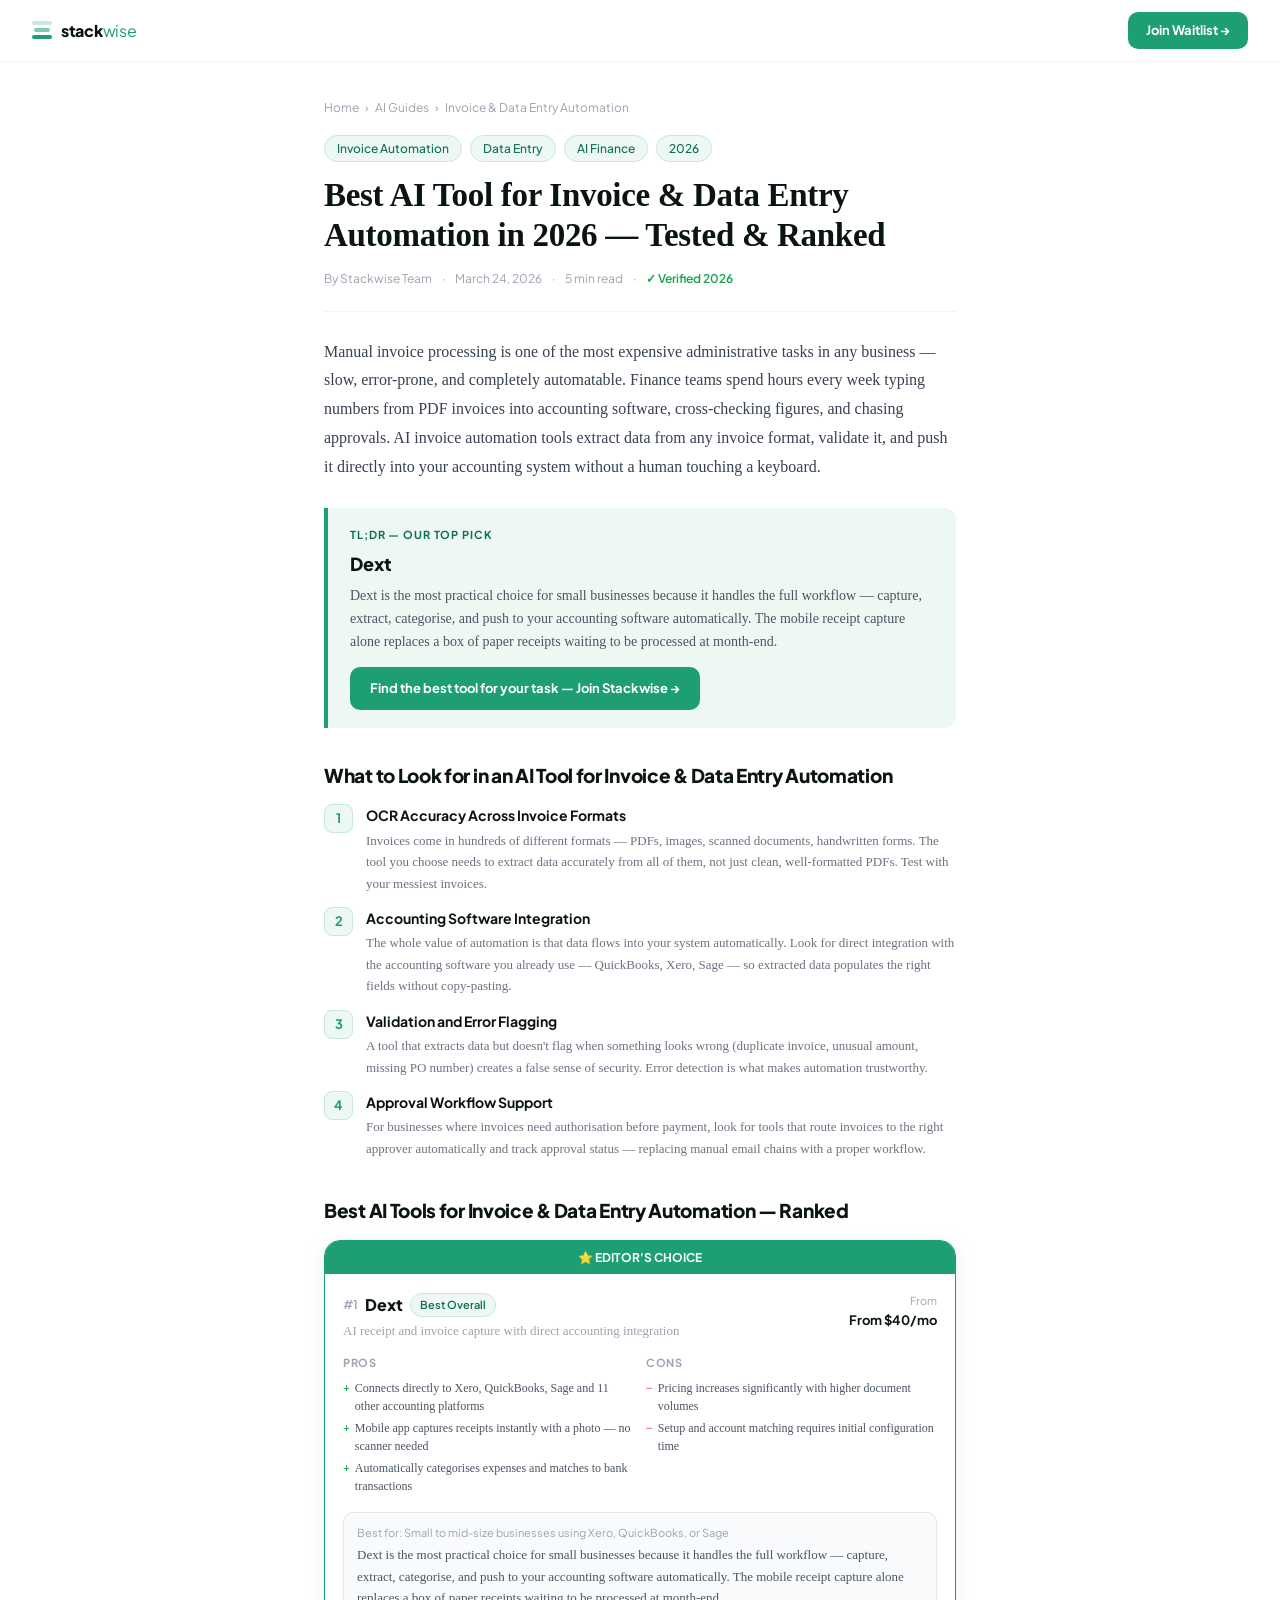
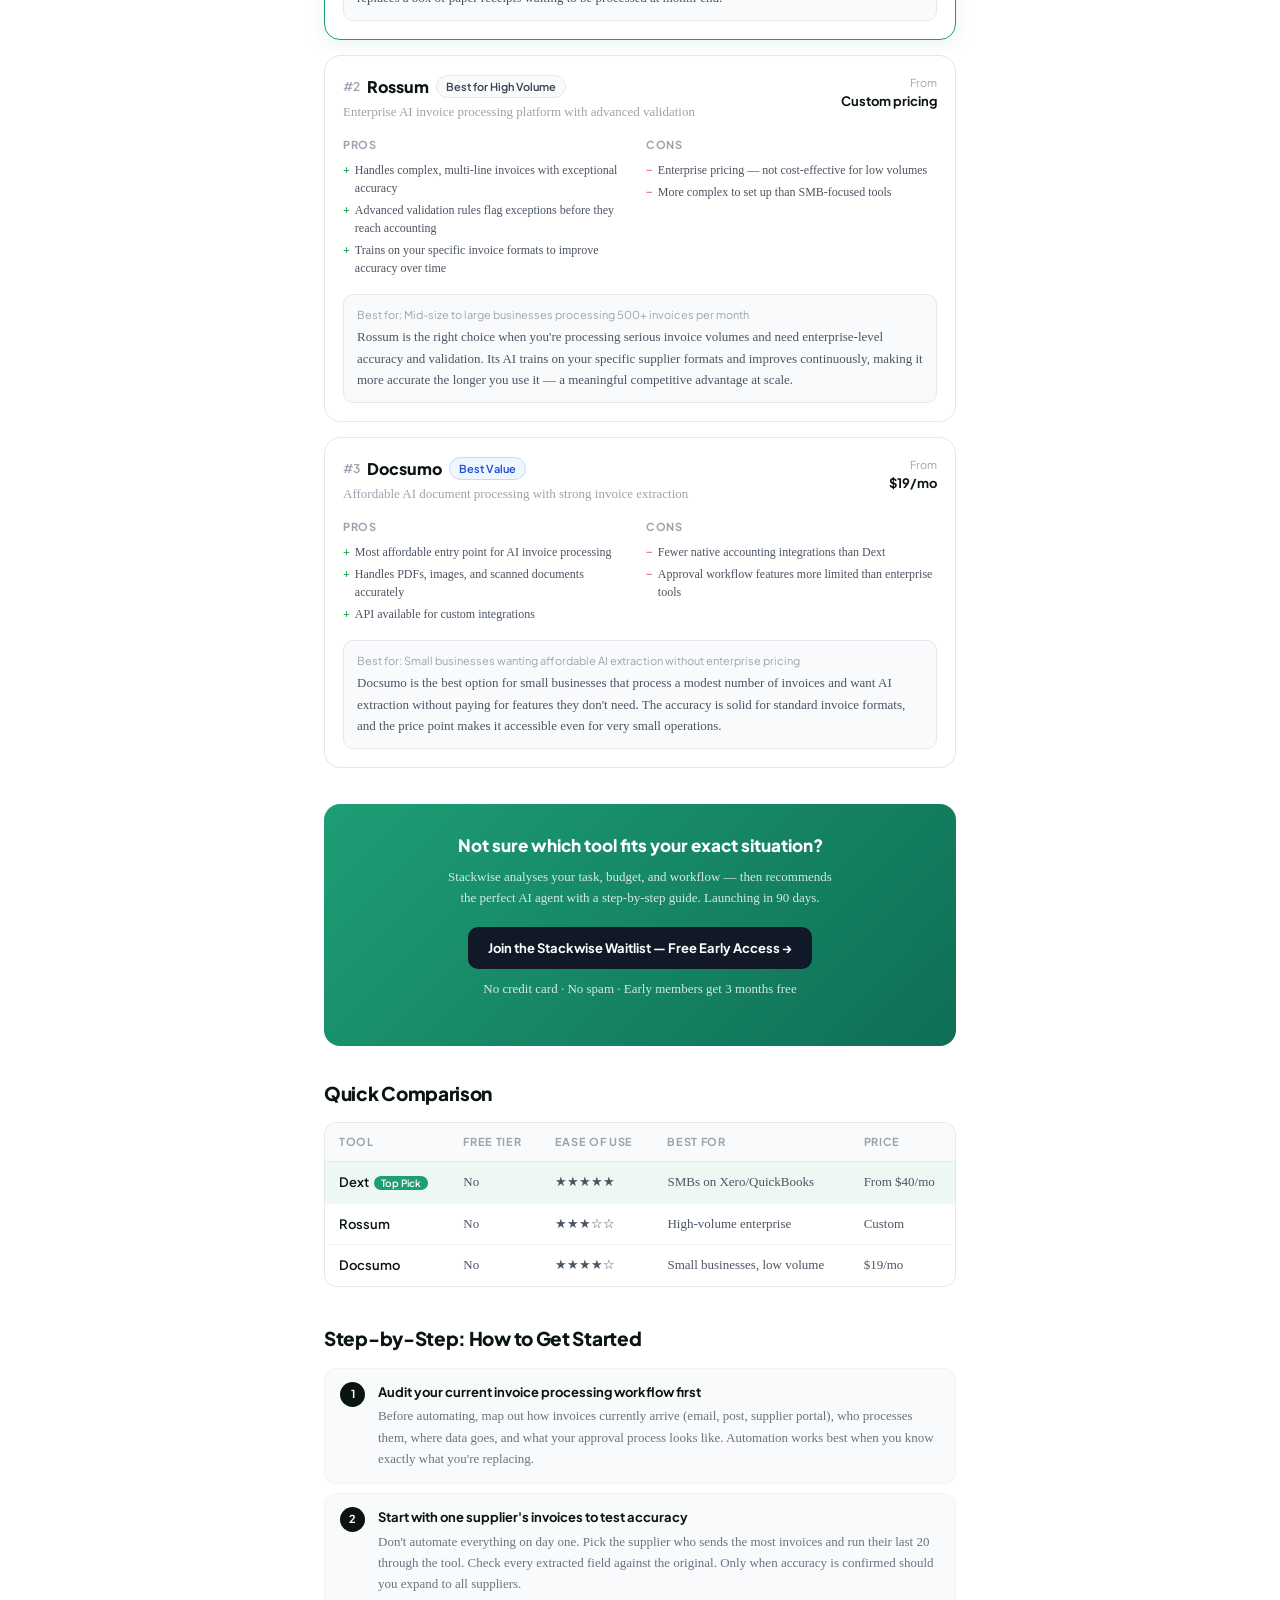
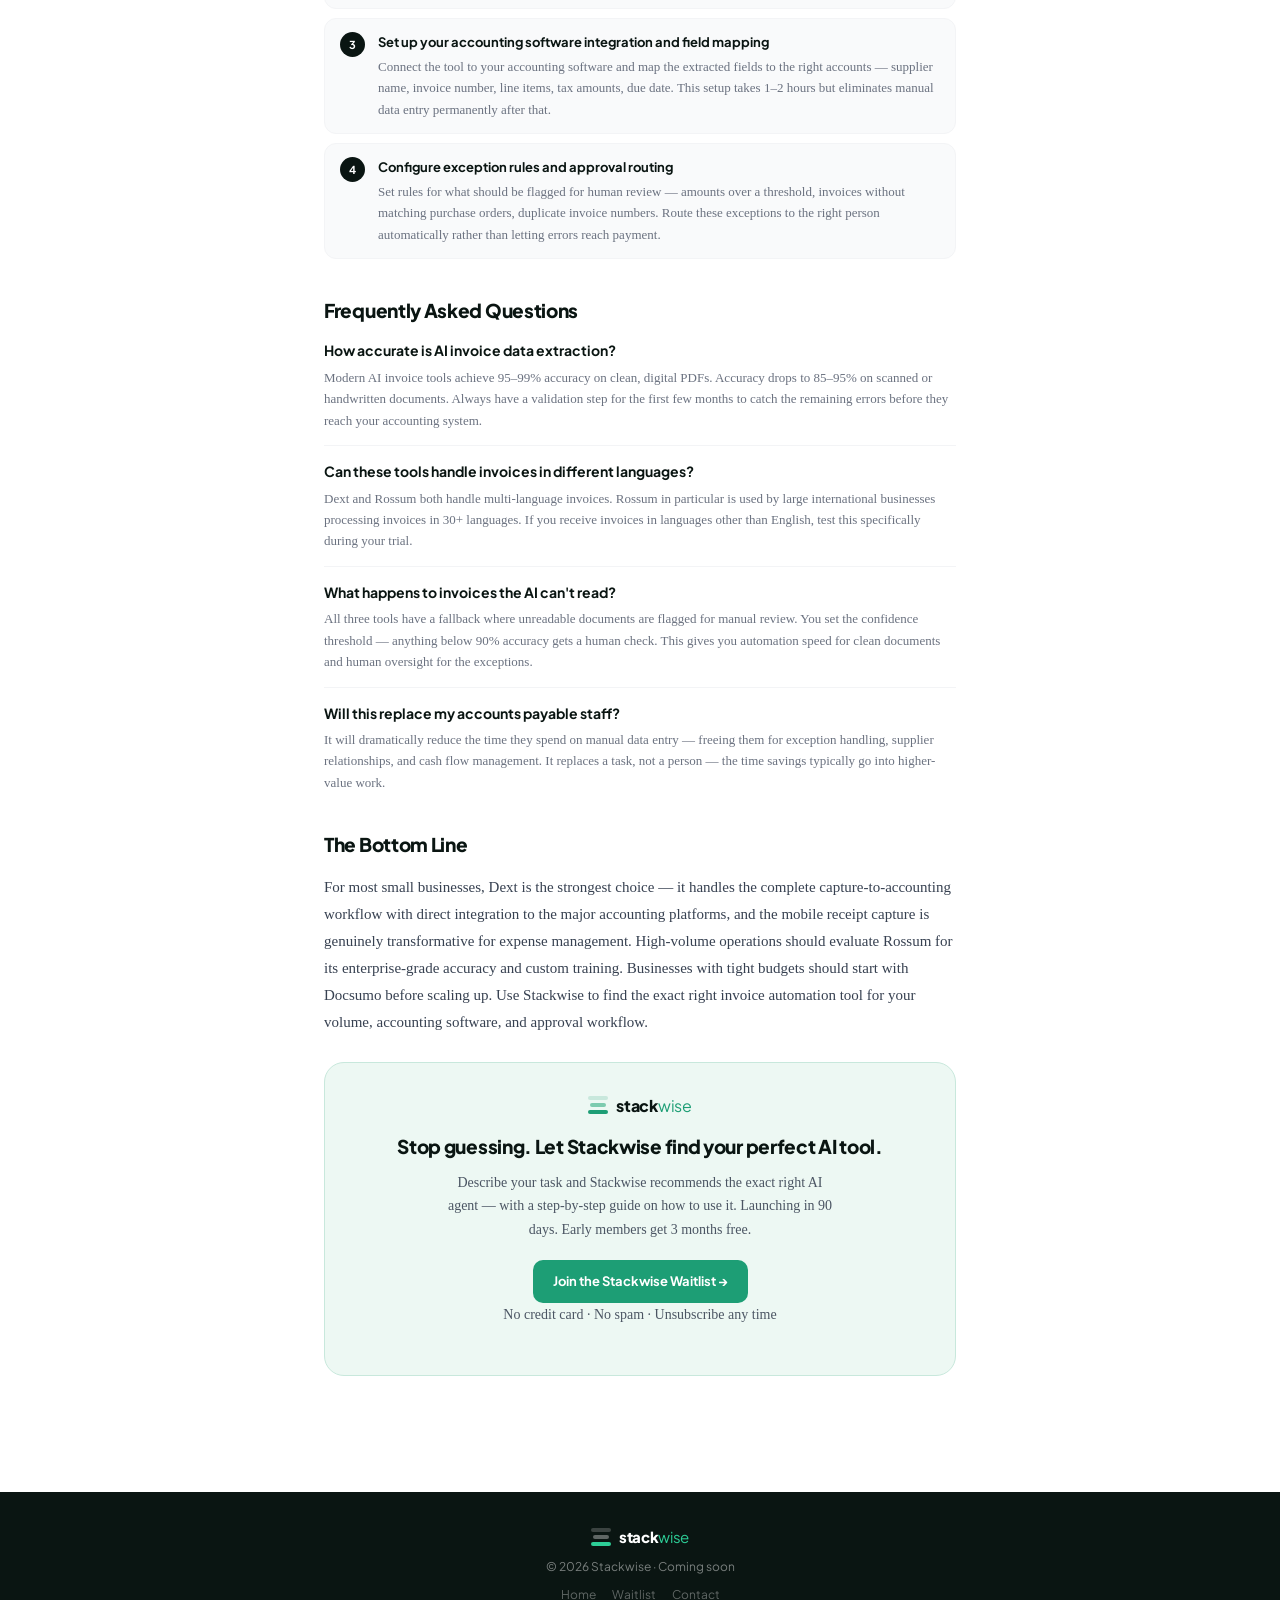
<file: best-ai-tool-for-invoice-automation.html>
<!DOCTYPE html>
<html lang="en">
<head>
<meta charset="UTF-8"/><meta name="viewport" content="width=device-width,initial-scale=1.0"/>
<title>Best AI Tool for Invoice & Data Entry Automation in 2026 — Tested & Ranked | Stackwise</title>
<meta name="description" content="Stop entering invoice data manually. We ranked the top 3 AI tools for invoice automation — with honest pros, cons, and a clear winner for your business."/>
<link rel="canonical" href="https://stackwise-waitlist.netlify.app/best-ai-tool-for-invoice-automation"/>
<meta property="og:title" content="Best AI Tool for Invoice & Data Entry Automation in 2026 — Tested & Ranked"/><meta property="og:description" content="Stop entering invoice data manually. We ranked the top 3 AI tools for invoice automation — with honest pros, cons, and a clear winner for your business."/>
<meta property="og:type" content="article"/>
<script type="application/ld+json">{"@context":"https://schema.org","@type":"Article","headline":"Best AI Tool for Invoice & Data Entry Automation in 2026 — Tested & Ranked","author":{"@type":"Organization","name":"Stackwise"},"datePublished":"2026-03-24"}</script>
<link rel="preconnect" href="https://fonts.googleapis.com"/>
<link href="https://fonts.googleapis.com/css2?family=Plus+Jakarta+Sans:wght@400;600;700;800&display=swap" rel="stylesheet"/>
<link rel="stylesheet" href="articles.css"/>
</head>
<body>
<nav id="nav">
  <a href="index.html" class="nav-logo">
    <div class="logo-pills"><div class="lp lp1"></div><div class="lp lp2"></div><div class="lp lp3"></div></div>
    <div class="logo-text">stack<span>wise</span></div>
  </a>
  <a href="https://stackwise-waitlist.netlify.app/" target="_blank" class="nav-btn">Join Waitlist →</a>
</nav>
<div class="wrap">
  <div class="breadcrumb">
    <a href="index.html">Home</a><span>›</span><a href="index.html">AI Guides</a><span>›</span><span>Invoice & Data Entry Automation</span>
  </div>
  <div class="tags"><span class="tag">Invoice Automation</span><span class="tag">Data Entry</span><span class="tag">AI Finance</span><span class="tag">2026</span></div>
  <h1>Best AI Tool for Invoice & Data Entry Automation in 2026 — Tested & Ranked</h1>
  <div class="byline">
    <span>By Stackwise Team</span><span>·</span><span>March 24, 2026</span><span>·</span><span>5 min read</span><span>·</span><span class="fresh">✓ Verified 2026</span>
  </div>
  <p class="intro">Manual invoice processing is one of the most expensive administrative tasks in any business — slow, error-prone, and completely automatable. Finance teams spend hours every week typing numbers from PDF invoices into accounting software, cross-checking figures, and chasing approvals. AI invoice automation tools extract data from any invoice format, validate it, and push it directly into your accounting system without a human touching a keyboard.</p>

  <div class="tldr">
    <p class="tldr-label">TL;DR — Our Top Pick</p>
    <p class="tldr-tool">Dext</p>
    <p class="tldr-text">Dext is the most practical choice for small businesses because it handles the full workflow — capture, extract, categorise, and push to your accounting software automatically. The mobile receipt capture alone replaces a box of paper receipts waiting to be processed at month-end.</p>
    <a href="https://stackwise-waitlist.netlify.app/" target="_blank" class="btn">Find the best tool for your task — Join Stackwise →</a>
  </div>

  <section>
    <h2>What to Look for in an AI Tool for Invoice & Data Entry Automation</h2>
    <div class="criteria"><div class="criterion"><div class="crit-num">1</div><div><h3>OCR Accuracy Across Invoice Formats</h3><p class="crit-desc">Invoices come in hundreds of different formats — PDFs, images, scanned documents, handwritten forms. The tool you choose needs to extract data accurately from all of them, not just clean, well-formatted PDFs. Test with your messiest invoices.</p></div></div><div class="criterion"><div class="crit-num">2</div><div><h3>Accounting Software Integration</h3><p class="crit-desc">The whole value of automation is that data flows into your system automatically. Look for direct integration with the accounting software you already use — QuickBooks, Xero, Sage — so extracted data populates the right fields without copy-pasting.</p></div></div><div class="criterion"><div class="crit-num">3</div><div><h3>Validation and Error Flagging</h3><p class="crit-desc">A tool that extracts data but doesn't flag when something looks wrong (duplicate invoice, unusual amount, missing PO number) creates a false sense of security. Error detection is what makes automation trustworthy.</p></div></div><div class="criterion"><div class="crit-num">4</div><div><h3>Approval Workflow Support</h3><p class="crit-desc">For businesses where invoices need authorisation before payment, look for tools that route invoices to the right approver automatically and track approval status — replacing manual email chains with a proper workflow.</p></div></div></div>
  </section>

  <section>
    <h2>Best AI Tools for Invoice & Data Entry Automation — Ranked</h2>
    <div class="tool-cards">
<div class="tool-card winner">
  <div class="winner-bar">⭐ EDITOR'S CHOICE</div>
  <div class="card-body">
    <div class="card-top">
      <div>
        <div class="card-name-row">
          <span class="card-rank">#1</span>
          <span class="card-name">Dext</span>
          <span class="badge badge-teal">Best Overall</span>
        </div>
        <p class="card-liner">AI receipt and invoice capture with direct accounting integration</p>
      </div>
      <div><p class="price-label">From</p><p class="price-val">From $40/mo</p></div>
    </div>
    <div class="pros-cons">
      <div><p class="pc-label">Pros</p><div class="pc-item"><span class="pro">+</span>Connects directly to Xero, QuickBooks, Sage and 11 other accounting platforms</div><div class="pc-item"><span class="pro">+</span>Mobile app captures receipts instantly with a photo — no scanner needed</div><div class="pc-item"><span class="pro">+</span>Automatically categorises expenses and matches to bank transactions</div></div>
      <div><p class="pc-label">Cons</p><div class="pc-item"><span class="con">−</span>Pricing increases significantly with higher document volumes</div><div class="pc-item"><span class="con">−</span>Setup and account matching requires initial configuration time</div></div>
    </div>
    <div class="verdict-box">
      <p class="verdict-for">Best for: Small to mid-size businesses using Xero, QuickBooks, or Sage</p>
      <p class="verdict-text">Dext is the most practical choice for small businesses because it handles the full workflow — capture, extract, categorise, and push to your accounting software automatically. The mobile receipt capture alone replaces a box of paper receipts waiting to be processed at month-end.</p>
    </div>
  </div>
</div>
<div class="tool-card">
  
  <div class="card-body">
    <div class="card-top">
      <div>
        <div class="card-name-row">
          <span class="card-rank">#2</span>
          <span class="card-name">Rossum</span>
          <span class="badge badge-gray">Best for High Volume</span>
        </div>
        <p class="card-liner">Enterprise AI invoice processing platform with advanced validation</p>
      </div>
      <div><p class="price-label">From</p><p class="price-val">Custom pricing</p></div>
    </div>
    <div class="pros-cons">
      <div><p class="pc-label">Pros</p><div class="pc-item"><span class="pro">+</span>Handles complex, multi-line invoices with exceptional accuracy</div><div class="pc-item"><span class="pro">+</span>Advanced validation rules flag exceptions before they reach accounting</div><div class="pc-item"><span class="pro">+</span>Trains on your specific invoice formats to improve accuracy over time</div></div>
      <div><p class="pc-label">Cons</p><div class="pc-item"><span class="con">−</span>Enterprise pricing — not cost-effective for low volumes</div><div class="pc-item"><span class="con">−</span>More complex to set up than SMB-focused tools</div></div>
    </div>
    <div class="verdict-box">
      <p class="verdict-for">Best for: Mid-size to large businesses processing 500+ invoices per month</p>
      <p class="verdict-text">Rossum is the right choice when you're processing serious invoice volumes and need enterprise-level accuracy and validation. Its AI trains on your specific supplier formats and improves continuously, making it more accurate the longer you use it — a meaningful competitive advantage at scale.</p>
    </div>
  </div>
</div>
<div class="tool-card">
  
  <div class="card-body">
    <div class="card-top">
      <div>
        <div class="card-name-row">
          <span class="card-rank">#3</span>
          <span class="card-name">Docsumo</span>
          <span class="badge badge-blue">Best Value</span>
        </div>
        <p class="card-liner">Affordable AI document processing with strong invoice extraction</p>
      </div>
      <div><p class="price-label">From</p><p class="price-val">$19/mo</p></div>
    </div>
    <div class="pros-cons">
      <div><p class="pc-label">Pros</p><div class="pc-item"><span class="pro">+</span>Most affordable entry point for AI invoice processing</div><div class="pc-item"><span class="pro">+</span>Handles PDFs, images, and scanned documents accurately</div><div class="pc-item"><span class="pro">+</span>API available for custom integrations</div></div>
      <div><p class="pc-label">Cons</p><div class="pc-item"><span class="con">−</span>Fewer native accounting integrations than Dext</div><div class="pc-item"><span class="con">−</span>Approval workflow features more limited than enterprise tools</div></div>
    </div>
    <div class="verdict-box">
      <p class="verdict-for">Best for: Small businesses wanting affordable AI extraction without enterprise pricing</p>
      <p class="verdict-text">Docsumo is the best option for small businesses that process a modest number of invoices and want AI extraction without paying for features they don't need. The accuracy is solid for standard invoice formats, and the price point makes it accessible even for very small operations.</p>
    </div>
  </div>
</div></div>
  </section>

  <div class="mid-cta">
    <h3>Not sure which tool fits your exact situation?</h3>
    <p>Stackwise analyses your task, budget, and workflow — then recommends the perfect AI agent with a step-by-step guide. Launching in 90 days.</p>
    <a href="https://stackwise-waitlist.netlify.app/" target="_blank" class="btn btn-dark">Join the Stackwise Waitlist — Free Early Access →</a>
    <p class="mid-note">No credit card · No spam · Early members get 3 months free</p>
  </div>

  <section>
    <h2>Quick Comparison</h2>
    <div class="table-wrap">
      <table><thead><tr><th>Tool</th><th>Free Tier</th><th>Ease of Use</th><th>Best For</th><th>Price</th></tr></thead>
      <tbody><tr class="top-row"><td class="td-tool">Dext<span class="top-sm">Top Pick</span></td><td>No</td><td>★★★★★</td><td>SMBs on Xero/QuickBooks</td><td>From $40/mo</td></tr><tr><td class="td-tool">Rossum</td><td>No</td><td>★★★☆☆</td><td>High-volume enterprise</td><td>Custom</td></tr><tr><td class="td-tool">Docsumo</td><td>No</td><td>★★★★☆</td><td>Small businesses, low volume</td><td>$19/mo</td></tr></tbody></table>
    </div>
  </section>

  <section>
    <h2>Step-by-Step: How to Get Started</h2>
    <div class="steps"><div class="step"><div class="step-num"><span>1</span></div><div><p class="step-title">Audit your current invoice processing workflow first</p><p class="step-desc">Before automating, map out how invoices currently arrive (email, post, supplier portal), who processes them, where data goes, and what your approval process looks like. Automation works best when you know exactly what you're replacing.</p></div></div><div class="step"><div class="step-num"><span>2</span></div><div><p class="step-title">Start with one supplier's invoices to test accuracy</p><p class="step-desc">Don't automate everything on day one. Pick the supplier who sends the most invoices and run their last 20 through the tool. Check every extracted field against the original. Only when accuracy is confirmed should you expand to all suppliers.</p></div></div><div class="step"><div class="step-num"><span>3</span></div><div><p class="step-title">Set up your accounting software integration and field mapping</p><p class="step-desc">Connect the tool to your accounting software and map the extracted fields to the right accounts — supplier name, invoice number, line items, tax amounts, due date. This setup takes 1–2 hours but eliminates manual data entry permanently after that.</p></div></div><div class="step"><div class="step-num"><span>4</span></div><div><p class="step-title">Configure exception rules and approval routing</p><p class="step-desc">Set rules for what should be flagged for human review — amounts over a threshold, invoices without matching purchase orders, duplicate invoice numbers. Route these exceptions to the right person automatically rather than letting errors reach payment.</p></div></div></div>
  </section>

  <section>
    <h2>Frequently Asked Questions</h2>
    <div><div class="faq-item"><p class="faq-q">How accurate is AI invoice data extraction?</p><p class="faq-a">Modern AI invoice tools achieve 95–99% accuracy on clean, digital PDFs. Accuracy drops to 85–95% on scanned or handwritten documents. Always have a validation step for the first few months to catch the remaining errors before they reach your accounting system.</p></div><div class="faq-item"><p class="faq-q">Can these tools handle invoices in different languages?</p><p class="faq-a">Dext and Rossum both handle multi-language invoices. Rossum in particular is used by large international businesses processing invoices in 30+ languages. If you receive invoices in languages other than English, test this specifically during your trial.</p></div><div class="faq-item"><p class="faq-q">What happens to invoices the AI can't read?</p><p class="faq-a">All three tools have a fallback where unreadable documents are flagged for manual review. You set the confidence threshold — anything below 90% accuracy gets a human check. This gives you automation speed for clean documents and human oversight for the exceptions.</p></div><div class="faq-item"><p class="faq-q">Will this replace my accounts payable staff?</p><p class="faq-a">It will dramatically reduce the time they spend on manual data entry — freeing them for exception handling, supplier relationships, and cash flow management. It replaces a task, not a person — the time savings typically go into higher-value work.</p></div></div>
  </section>

  <section>
    <h2>The Bottom Line</h2>
    <p class="conclusion-text">For most small businesses, Dext is the strongest choice — it handles the complete capture-to-accounting workflow with direct integration to the major accounting platforms, and the mobile receipt capture is genuinely transformative for expense management. High-volume operations should evaluate Rossum for its enterprise-grade accuracy and custom training. Businesses with tight budgets should start with Docsumo before scaling up. Use Stackwise to find the exact right invoice automation tool for your volume, accounting software, and approval workflow.</p>
    <div class="final-cta">
      <div class="final-logo">
        <div style="display:flex;align-items:center;gap:8px;font-family:'Plus Jakarta Sans',sans-serif;">
          <div class="logo-pills"><div class="lp lp1"></div><div class="lp lp2"></div><div class="lp lp3"></div></div>
          <div class="logo-text">stack<span>wise</span></div>
        </div>
      </div>
      <h2>Stop guessing. Let Stackwise find your perfect AI tool.</h2>
      <p>Describe your task and Stackwise recommends the exact right AI agent — with a step-by-step guide on how to use it. Launching in 90 days. Early members get 3 months free.</p>
      <a href="https://stackwise-waitlist.netlify.app/" target="_blank" class="btn">Join the Stackwise Waitlist →</a>
      <p class="final-note">No credit card · No spam · Unsubscribe any time</p>
    </div>
  </section>
</div>
<footer>
  <div class="f-logo">
    <div class="logo-pills">
      <div class="lp lp1" style="background:rgba(255,255,255,0.2);"></div>
      <div class="lp lp2" style="background:rgba(255,255,255,0.35);margin-left:2px;"></div>
      <div class="lp lp3" style="background:#2DCE97;"></div>
    </div>
    <div class="logo-text" style="color:white;font-size:15px;font-family:'Plus Jakarta Sans',sans-serif;">stack<span style="color:#2DCE97;">wise</span></div>
  </div>
  <div>© 2026 Stackwise · Coming soon</div>
  <div class="f-links"><a href="index.html">Home</a><a href="https://stackwise-waitlist.netlify.app/" target="_blank">Waitlist</a><a href="mailto:hello@stackwise.app">Contact</a></div>
</footer>
<script>window.addEventListener('scroll',function(){document.getElementById('nav').classList.toggle('scrolled',window.scrollY>10);},{passive:true});</script>
</body></html>
</file>
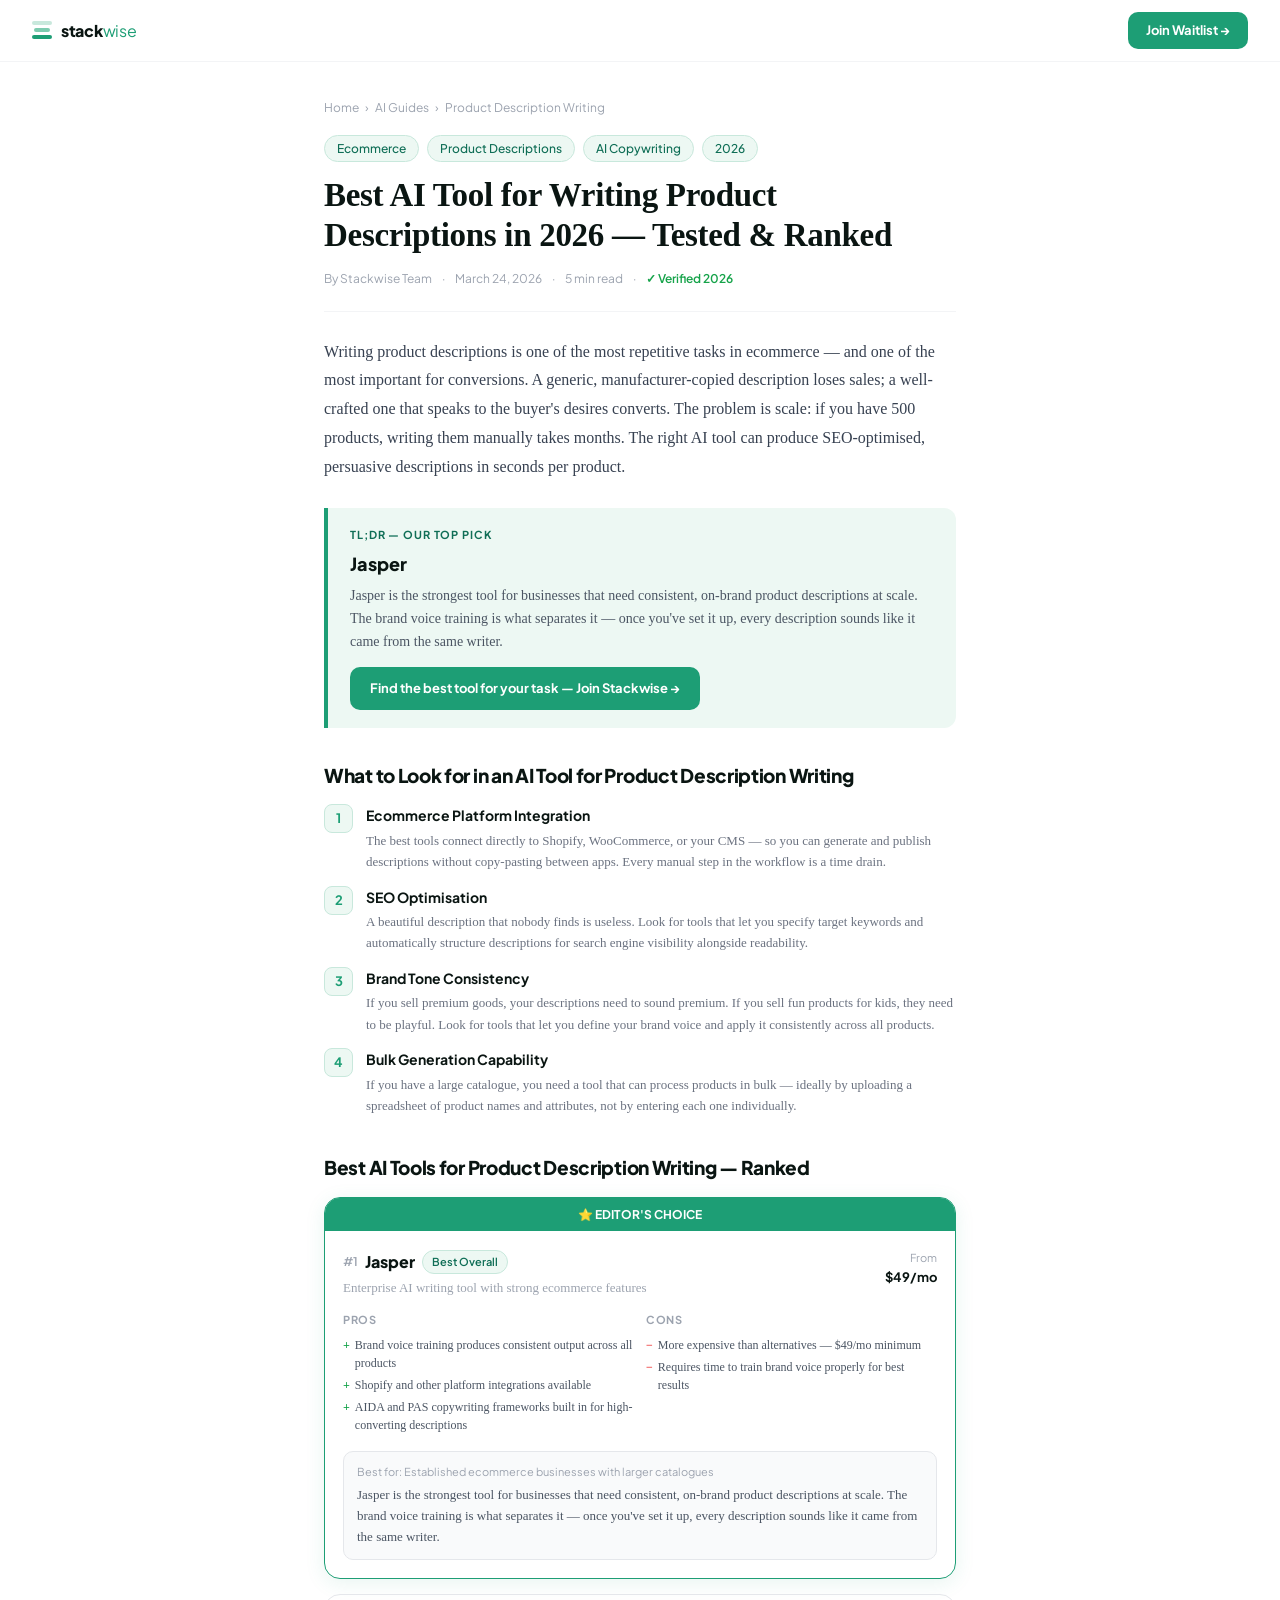
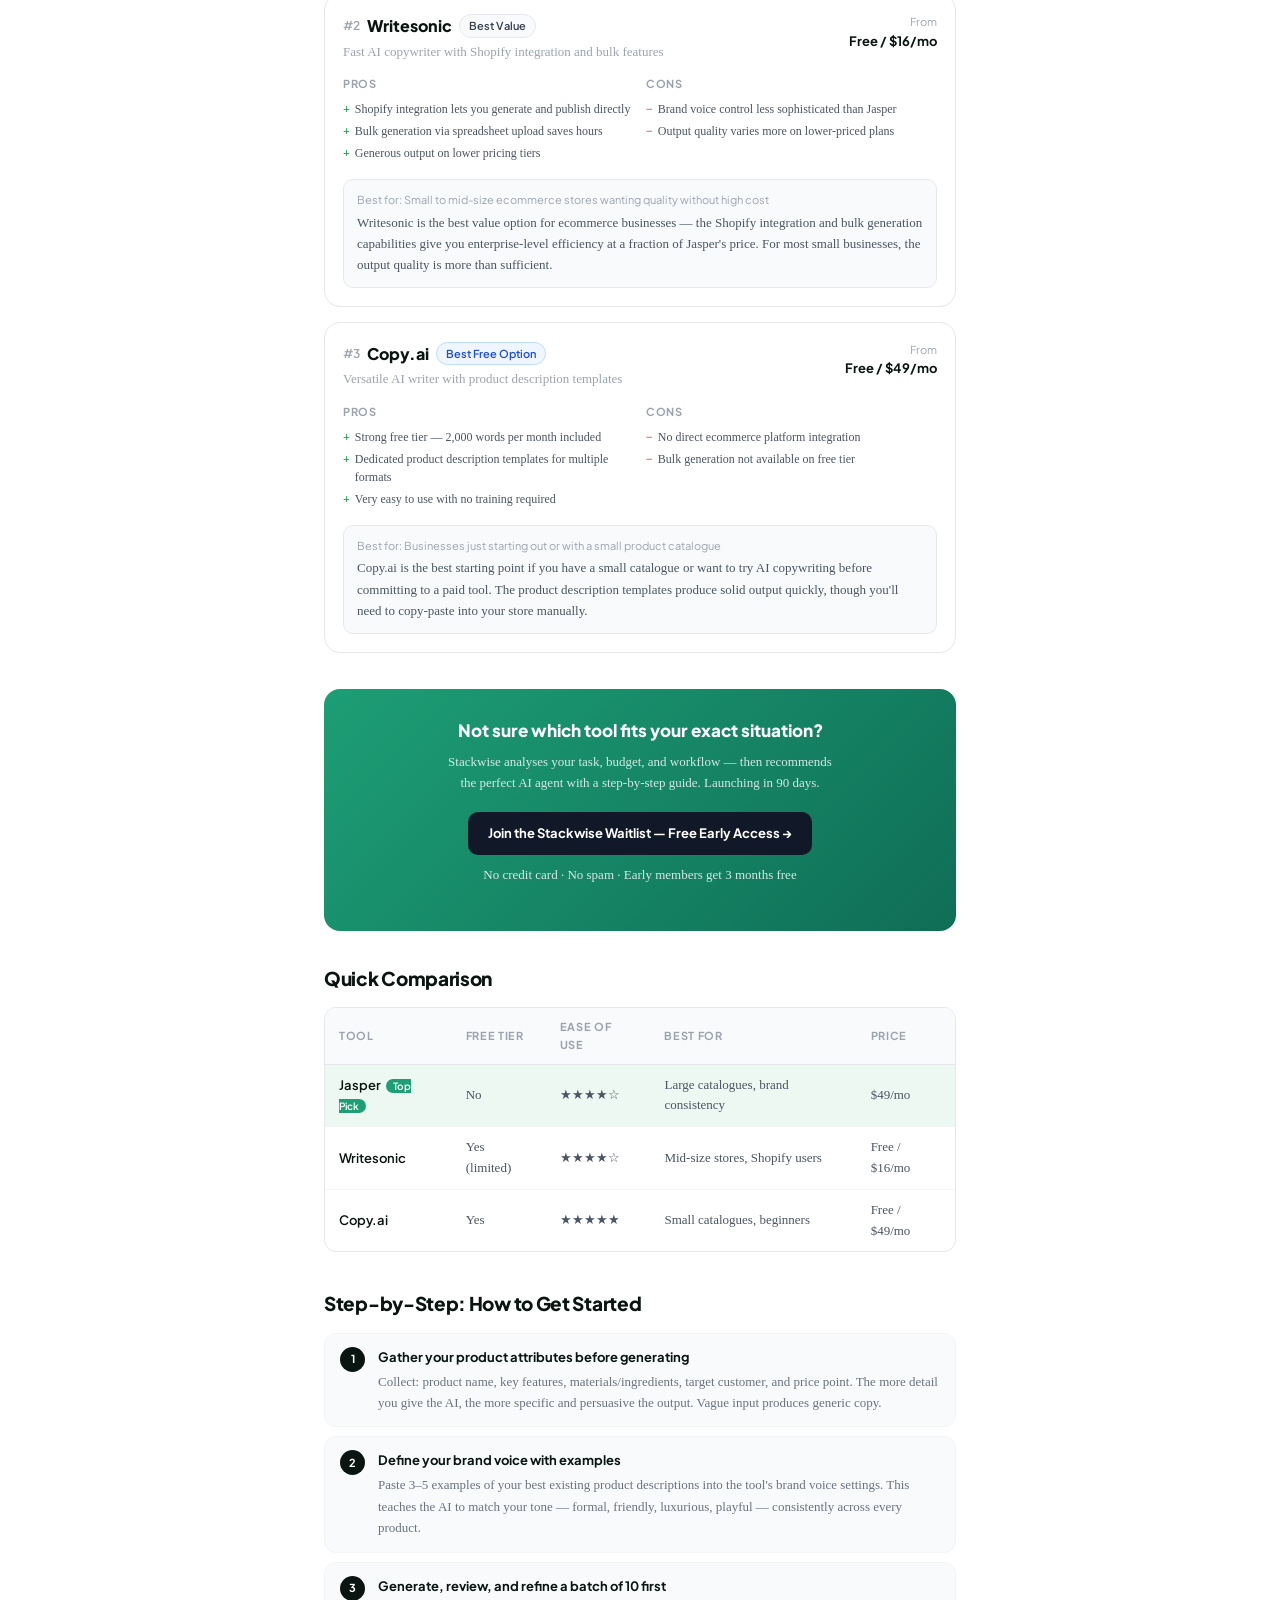
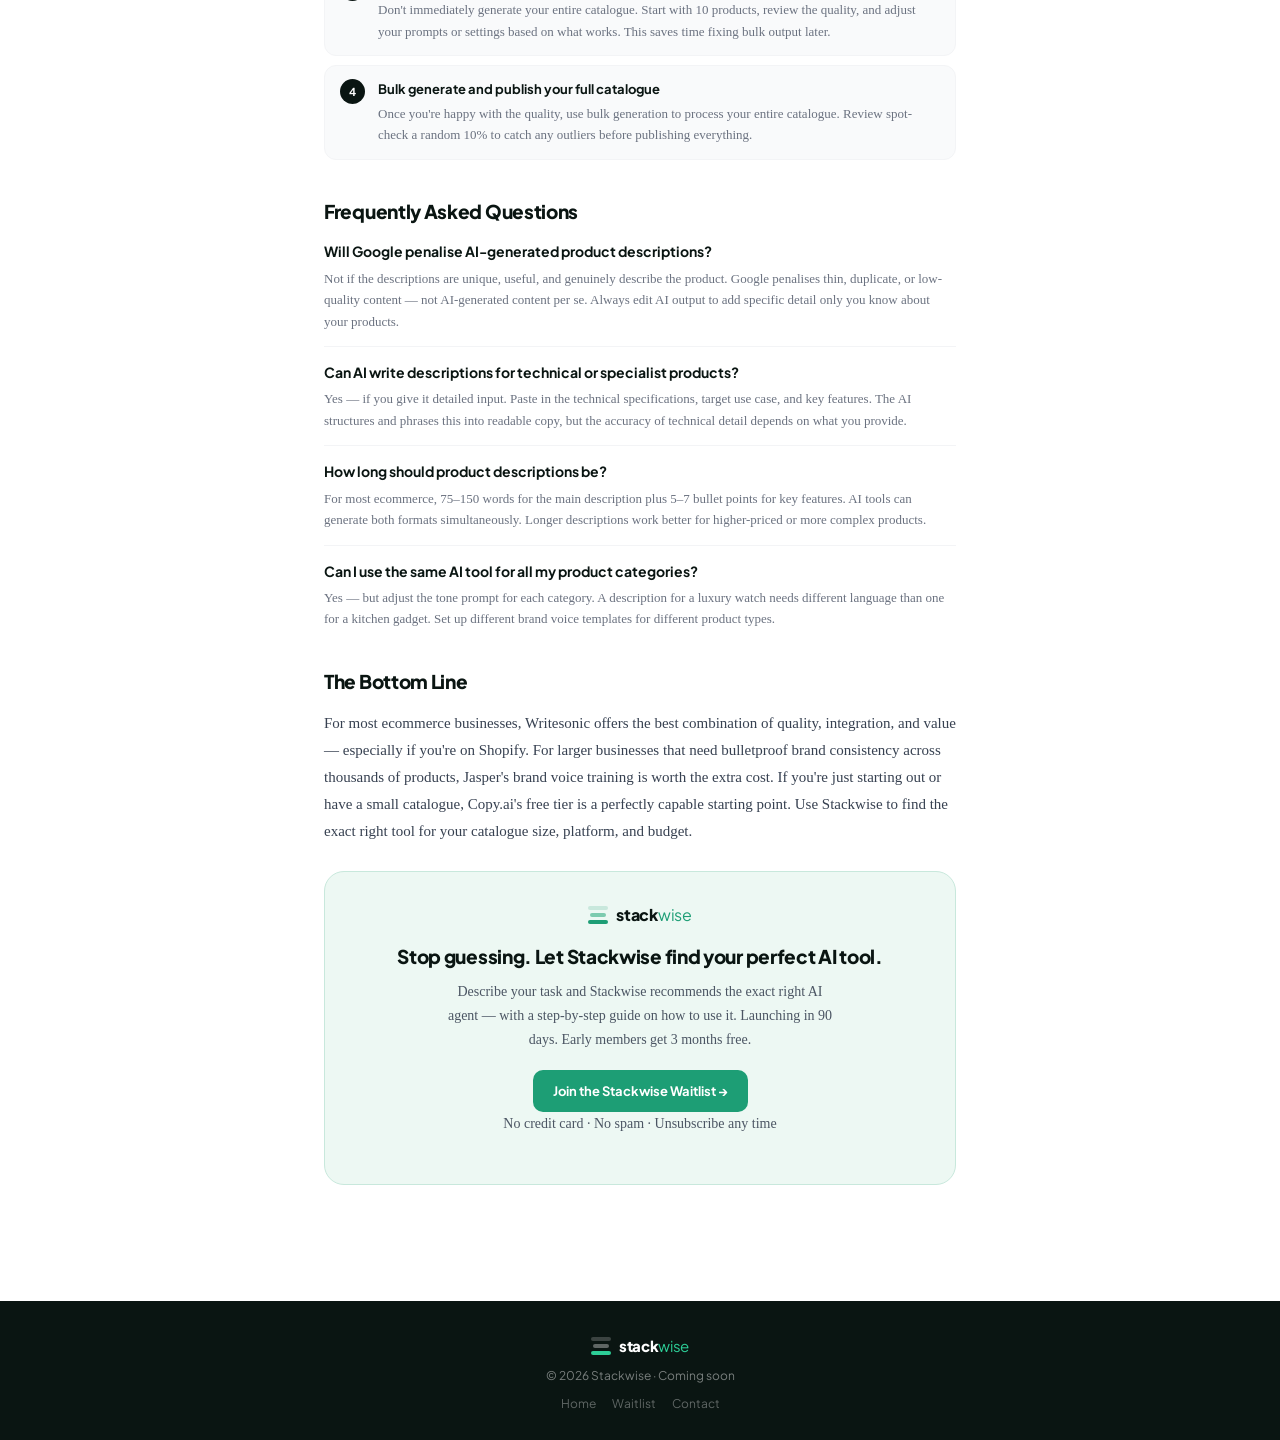
<file: best-ai-tool-for-product-descriptions.html>
<!DOCTYPE html>
<html lang="en">
<head>
<meta charset="UTF-8"/><meta name="viewport" content="width=device-width,initial-scale=1.0"/>
<title>Best AI Tool for Writing Product Descriptions in 2026 — Tested & Ranked | Stackwise</title>
<meta name="description" content="Write hundreds of product descriptions in minutes. We ranked the top 3 AI tools for ecommerce copywriting — with honest pros, cons, and a clear winner."/>
<link rel="canonical" href="https://stackwise-waitlist.netlify.app/best-ai-tool-for-product-descriptions"/>
<meta property="og:title" content="Best AI Tool for Writing Product Descriptions in 2026 — Tested & Ranked"/><meta property="og:description" content="Write hundreds of product descriptions in minutes. We ranked the top 3 AI tools for ecommerce copywriting — with honest pros, cons, and a clear winner."/>
<meta property="og:type" content="article"/>
<script type="application/ld+json">{"@context":"https://schema.org","@type":"Article","headline":"Best AI Tool for Writing Product Descriptions in 2026 — Tested & Ranked","author":{"@type":"Organization","name":"Stackwise"},"datePublished":"2026-03-24"}</script>
<link rel="preconnect" href="https://fonts.googleapis.com"/>
<link href="https://fonts.googleapis.com/css2?family=Plus+Jakarta+Sans:wght@400;600;700;800&display=swap" rel="stylesheet"/>
<link rel="stylesheet" href="articles.css"/>
</head>
<body>
<nav id="nav">
  <a href="index.html" class="nav-logo">
    <div class="logo-pills"><div class="lp lp1"></div><div class="lp lp2"></div><div class="lp lp3"></div></div>
    <div class="logo-text">stack<span>wise</span></div>
  </a>
  <a href="https://stackwise-waitlist.netlify.app/" target="_blank" class="nav-btn">Join Waitlist →</a>
</nav>
<div class="wrap">
  <div class="breadcrumb">
    <a href="index.html">Home</a><span>›</span><a href="index.html">AI Guides</a><span>›</span><span>Product Description Writing</span>
  </div>
  <div class="tags"><span class="tag">Ecommerce</span><span class="tag">Product Descriptions</span><span class="tag">AI Copywriting</span><span class="tag">2026</span></div>
  <h1>Best AI Tool for Writing Product Descriptions in 2026 — Tested & Ranked</h1>
  <div class="byline">
    <span>By Stackwise Team</span><span>·</span><span>March 24, 2026</span><span>·</span><span>5 min read</span><span>·</span><span class="fresh">✓ Verified 2026</span>
  </div>
  <p class="intro">Writing product descriptions is one of the most repetitive tasks in ecommerce — and one of the most important for conversions. A generic, manufacturer-copied description loses sales; a well-crafted one that speaks to the buyer's desires converts. The problem is scale: if you have 500 products, writing them manually takes months. The right AI tool can produce SEO-optimised, persuasive descriptions in seconds per product.</p>

  <div class="tldr">
    <p class="tldr-label">TL;DR — Our Top Pick</p>
    <p class="tldr-tool">Jasper</p>
    <p class="tldr-text">Jasper is the strongest tool for businesses that need consistent, on-brand product descriptions at scale. The brand voice training is what separates it — once you've set it up, every description sounds like it came from the same writer.</p>
    <a href="https://stackwise-waitlist.netlify.app/" target="_blank" class="btn">Find the best tool for your task — Join Stackwise →</a>
  </div>

  <section>
    <h2>What to Look for in an AI Tool for Product Description Writing</h2>
    <div class="criteria"><div class="criterion"><div class="crit-num">1</div><div><h3>Ecommerce Platform Integration</h3><p class="crit-desc">The best tools connect directly to Shopify, WooCommerce, or your CMS — so you can generate and publish descriptions without copy-pasting between apps. Every manual step in the workflow is a time drain.</p></div></div><div class="criterion"><div class="crit-num">2</div><div><h3>SEO Optimisation</h3><p class="crit-desc">A beautiful description that nobody finds is useless. Look for tools that let you specify target keywords and automatically structure descriptions for search engine visibility alongside readability.</p></div></div><div class="criterion"><div class="crit-num">3</div><div><h3>Brand Tone Consistency</h3><p class="crit-desc">If you sell premium goods, your descriptions need to sound premium. If you sell fun products for kids, they need to be playful. Look for tools that let you define your brand voice and apply it consistently across all products.</p></div></div><div class="criterion"><div class="crit-num">4</div><div><h3>Bulk Generation Capability</h3><p class="crit-desc">If you have a large catalogue, you need a tool that can process products in bulk — ideally by uploading a spreadsheet of product names and attributes, not by entering each one individually.</p></div></div></div>
  </section>

  <section>
    <h2>Best AI Tools for Product Description Writing — Ranked</h2>
    <div class="tool-cards">
<div class="tool-card winner">
  <div class="winner-bar">⭐ EDITOR'S CHOICE</div>
  <div class="card-body">
    <div class="card-top">
      <div>
        <div class="card-name-row">
          <span class="card-rank">#1</span>
          <span class="card-name">Jasper</span>
          <span class="badge badge-teal">Best Overall</span>
        </div>
        <p class="card-liner">Enterprise AI writing tool with strong ecommerce features</p>
      </div>
      <div><p class="price-label">From</p><p class="price-val">$49/mo</p></div>
    </div>
    <div class="pros-cons">
      <div><p class="pc-label">Pros</p><div class="pc-item"><span class="pro">+</span>Brand voice training produces consistent output across all products</div><div class="pc-item"><span class="pro">+</span>Shopify and other platform integrations available</div><div class="pc-item"><span class="pro">+</span>AIDA and PAS copywriting frameworks built in for high-converting descriptions</div></div>
      <div><p class="pc-label">Cons</p><div class="pc-item"><span class="con">−</span>More expensive than alternatives — $49/mo minimum</div><div class="pc-item"><span class="con">−</span>Requires time to train brand voice properly for best results</div></div>
    </div>
    <div class="verdict-box">
      <p class="verdict-for">Best for: Established ecommerce businesses with larger catalogues</p>
      <p class="verdict-text">Jasper is the strongest tool for businesses that need consistent, on-brand product descriptions at scale. The brand voice training is what separates it — once you've set it up, every description sounds like it came from the same writer.</p>
    </div>
  </div>
</div>
<div class="tool-card">
  
  <div class="card-body">
    <div class="card-top">
      <div>
        <div class="card-name-row">
          <span class="card-rank">#2</span>
          <span class="card-name">Writesonic</span>
          <span class="badge badge-gray">Best Value</span>
        </div>
        <p class="card-liner">Fast AI copywriter with Shopify integration and bulk features</p>
      </div>
      <div><p class="price-label">From</p><p class="price-val">Free / $16/mo</p></div>
    </div>
    <div class="pros-cons">
      <div><p class="pc-label">Pros</p><div class="pc-item"><span class="pro">+</span>Shopify integration lets you generate and publish directly</div><div class="pc-item"><span class="pro">+</span>Bulk generation via spreadsheet upload saves hours</div><div class="pc-item"><span class="pro">+</span>Generous output on lower pricing tiers</div></div>
      <div><p class="pc-label">Cons</p><div class="pc-item"><span class="con">−</span>Brand voice control less sophisticated than Jasper</div><div class="pc-item"><span class="con">−</span>Output quality varies more on lower-priced plans</div></div>
    </div>
    <div class="verdict-box">
      <p class="verdict-for">Best for: Small to mid-size ecommerce stores wanting quality without high cost</p>
      <p class="verdict-text">Writesonic is the best value option for ecommerce businesses — the Shopify integration and bulk generation capabilities give you enterprise-level efficiency at a fraction of Jasper's price. For most small businesses, the output quality is more than sufficient.</p>
    </div>
  </div>
</div>
<div class="tool-card">
  
  <div class="card-body">
    <div class="card-top">
      <div>
        <div class="card-name-row">
          <span class="card-rank">#3</span>
          <span class="card-name">Copy.ai</span>
          <span class="badge badge-blue">Best Free Option</span>
        </div>
        <p class="card-liner">Versatile AI writer with product description templates</p>
      </div>
      <div><p class="price-label">From</p><p class="price-val">Free / $49/mo</p></div>
    </div>
    <div class="pros-cons">
      <div><p class="pc-label">Pros</p><div class="pc-item"><span class="pro">+</span>Strong free tier — 2,000 words per month included</div><div class="pc-item"><span class="pro">+</span>Dedicated product description templates for multiple formats</div><div class="pc-item"><span class="pro">+</span>Very easy to use with no training required</div></div>
      <div><p class="pc-label">Cons</p><div class="pc-item"><span class="con">−</span>No direct ecommerce platform integration</div><div class="pc-item"><span class="con">−</span>Bulk generation not available on free tier</div></div>
    </div>
    <div class="verdict-box">
      <p class="verdict-for">Best for: Businesses just starting out or with a small product catalogue</p>
      <p class="verdict-text">Copy.ai is the best starting point if you have a small catalogue or want to try AI copywriting before committing to a paid tool. The product description templates produce solid output quickly, though you'll need to copy-paste into your store manually.</p>
    </div>
  </div>
</div></div>
  </section>

  <div class="mid-cta">
    <h3>Not sure which tool fits your exact situation?</h3>
    <p>Stackwise analyses your task, budget, and workflow — then recommends the perfect AI agent with a step-by-step guide. Launching in 90 days.</p>
    <a href="https://stackwise-waitlist.netlify.app/" target="_blank" class="btn btn-dark">Join the Stackwise Waitlist — Free Early Access →</a>
    <p class="mid-note">No credit card · No spam · Early members get 3 months free</p>
  </div>

  <section>
    <h2>Quick Comparison</h2>
    <div class="table-wrap">
      <table><thead><tr><th>Tool</th><th>Free Tier</th><th>Ease of Use</th><th>Best For</th><th>Price</th></tr></thead>
      <tbody><tr class="top-row"><td class="td-tool">Jasper<span class="top-sm">Top Pick</span></td><td>No</td><td>★★★★☆</td><td>Large catalogues, brand consistency</td><td>$49/mo</td></tr><tr><td class="td-tool">Writesonic</td><td>Yes (limited)</td><td>★★★★☆</td><td>Mid-size stores, Shopify users</td><td>Free / $16/mo</td></tr><tr><td class="td-tool">Copy.ai</td><td>Yes</td><td>★★★★★</td><td>Small catalogues, beginners</td><td>Free / $49/mo</td></tr></tbody></table>
    </div>
  </section>

  <section>
    <h2>Step-by-Step: How to Get Started</h2>
    <div class="steps"><div class="step"><div class="step-num"><span>1</span></div><div><p class="step-title">Gather your product attributes before generating</p><p class="step-desc">Collect: product name, key features, materials/ingredients, target customer, and price point. The more detail you give the AI, the more specific and persuasive the output. Vague input produces generic copy.</p></div></div><div class="step"><div class="step-num"><span>2</span></div><div><p class="step-title">Define your brand voice with examples</p><p class="step-desc">Paste 3–5 examples of your best existing product descriptions into the tool's brand voice settings. This teaches the AI to match your tone — formal, friendly, luxurious, playful — consistently across every product.</p></div></div><div class="step"><div class="step-num"><span>3</span></div><div><p class="step-title">Generate, review, and refine a batch of 10 first</p><p class="step-desc">Don't immediately generate your entire catalogue. Start with 10 products, review the quality, and adjust your prompts or settings based on what works. This saves time fixing bulk output later.</p></div></div><div class="step"><div class="step-num"><span>4</span></div><div><p class="step-title">Bulk generate and publish your full catalogue</p><p class="step-desc">Once you're happy with the quality, use bulk generation to process your entire catalogue. Review spot-check a random 10% to catch any outliers before publishing everything.</p></div></div></div>
  </section>

  <section>
    <h2>Frequently Asked Questions</h2>
    <div><div class="faq-item"><p class="faq-q">Will Google penalise AI-generated product descriptions?</p><p class="faq-a">Not if the descriptions are unique, useful, and genuinely describe the product. Google penalises thin, duplicate, or low-quality content — not AI-generated content per se. Always edit AI output to add specific detail only you know about your products.</p></div><div class="faq-item"><p class="faq-q">Can AI write descriptions for technical or specialist products?</p><p class="faq-a">Yes — if you give it detailed input. Paste in the technical specifications, target use case, and key features. The AI structures and phrases this into readable copy, but the accuracy of technical detail depends on what you provide.</p></div><div class="faq-item"><p class="faq-q">How long should product descriptions be?</p><p class="faq-a">For most ecommerce, 75–150 words for the main description plus 5–7 bullet points for key features. AI tools can generate both formats simultaneously. Longer descriptions work better for higher-priced or more complex products.</p></div><div class="faq-item"><p class="faq-q">Can I use the same AI tool for all my product categories?</p><p class="faq-a">Yes — but adjust the tone prompt for each category. A description for a luxury watch needs different language than one for a kitchen gadget. Set up different brand voice templates for different product types.</p></div></div>
  </section>

  <section>
    <h2>The Bottom Line</h2>
    <p class="conclusion-text">For most ecommerce businesses, Writesonic offers the best combination of quality, integration, and value — especially if you're on Shopify. For larger businesses that need bulletproof brand consistency across thousands of products, Jasper's brand voice training is worth the extra cost. If you're just starting out or have a small catalogue, Copy.ai's free tier is a perfectly capable starting point. Use Stackwise to find the exact right tool for your catalogue size, platform, and budget.</p>
    <div class="final-cta">
      <div class="final-logo">
        <div style="display:flex;align-items:center;gap:8px;font-family:'Plus Jakarta Sans',sans-serif;">
          <div class="logo-pills"><div class="lp lp1"></div><div class="lp lp2"></div><div class="lp lp3"></div></div>
          <div class="logo-text">stack<span>wise</span></div>
        </div>
      </div>
      <h2>Stop guessing. Let Stackwise find your perfect AI tool.</h2>
      <p>Describe your task and Stackwise recommends the exact right AI agent — with a step-by-step guide on how to use it. Launching in 90 days. Early members get 3 months free.</p>
      <a href="https://stackwise-waitlist.netlify.app/" target="_blank" class="btn">Join the Stackwise Waitlist →</a>
      <p class="final-note">No credit card · No spam · Unsubscribe any time</p>
    </div>
  </section>
</div>
<footer>
  <div class="f-logo">
    <div class="logo-pills">
      <div class="lp lp1" style="background:rgba(255,255,255,0.2);"></div>
      <div class="lp lp2" style="background:rgba(255,255,255,0.35);margin-left:2px;"></div>
      <div class="lp lp3" style="background:#2DCE97;"></div>
    </div>
    <div class="logo-text" style="color:white;font-size:15px;font-family:'Plus Jakarta Sans',sans-serif;">stack<span style="color:#2DCE97;">wise</span></div>
  </div>
  <div>© 2026 Stackwise · Coming soon</div>
  <div class="f-links"><a href="index.html">Home</a><a href="https://stackwise-waitlist.netlify.app/" target="_blank">Waitlist</a><a href="mailto:hello@stackwise.app">Contact</a></div>
</footer>
<script>window.addEventListener('scroll',function(){document.getElementById('nav').classList.toggle('scrolled',window.scrollY>10);},{passive:true});</script>
</body></html>
</file>
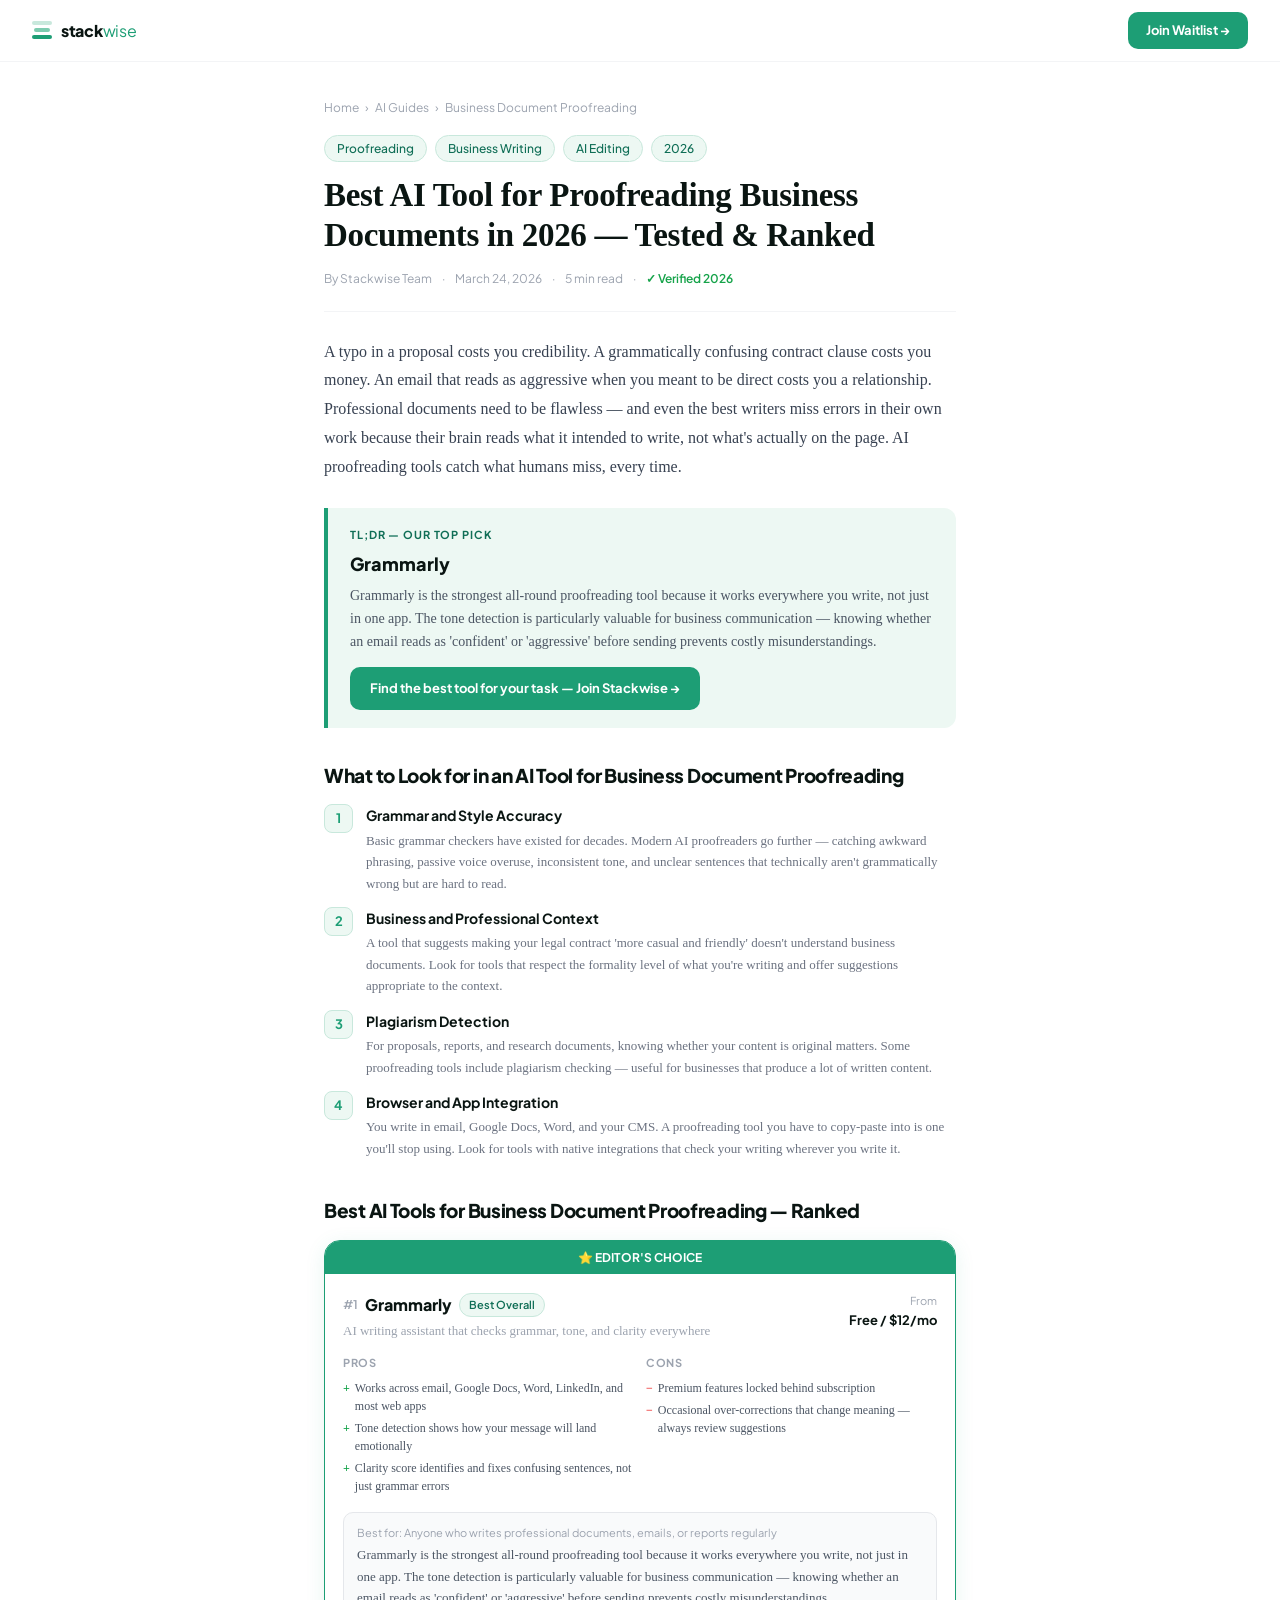
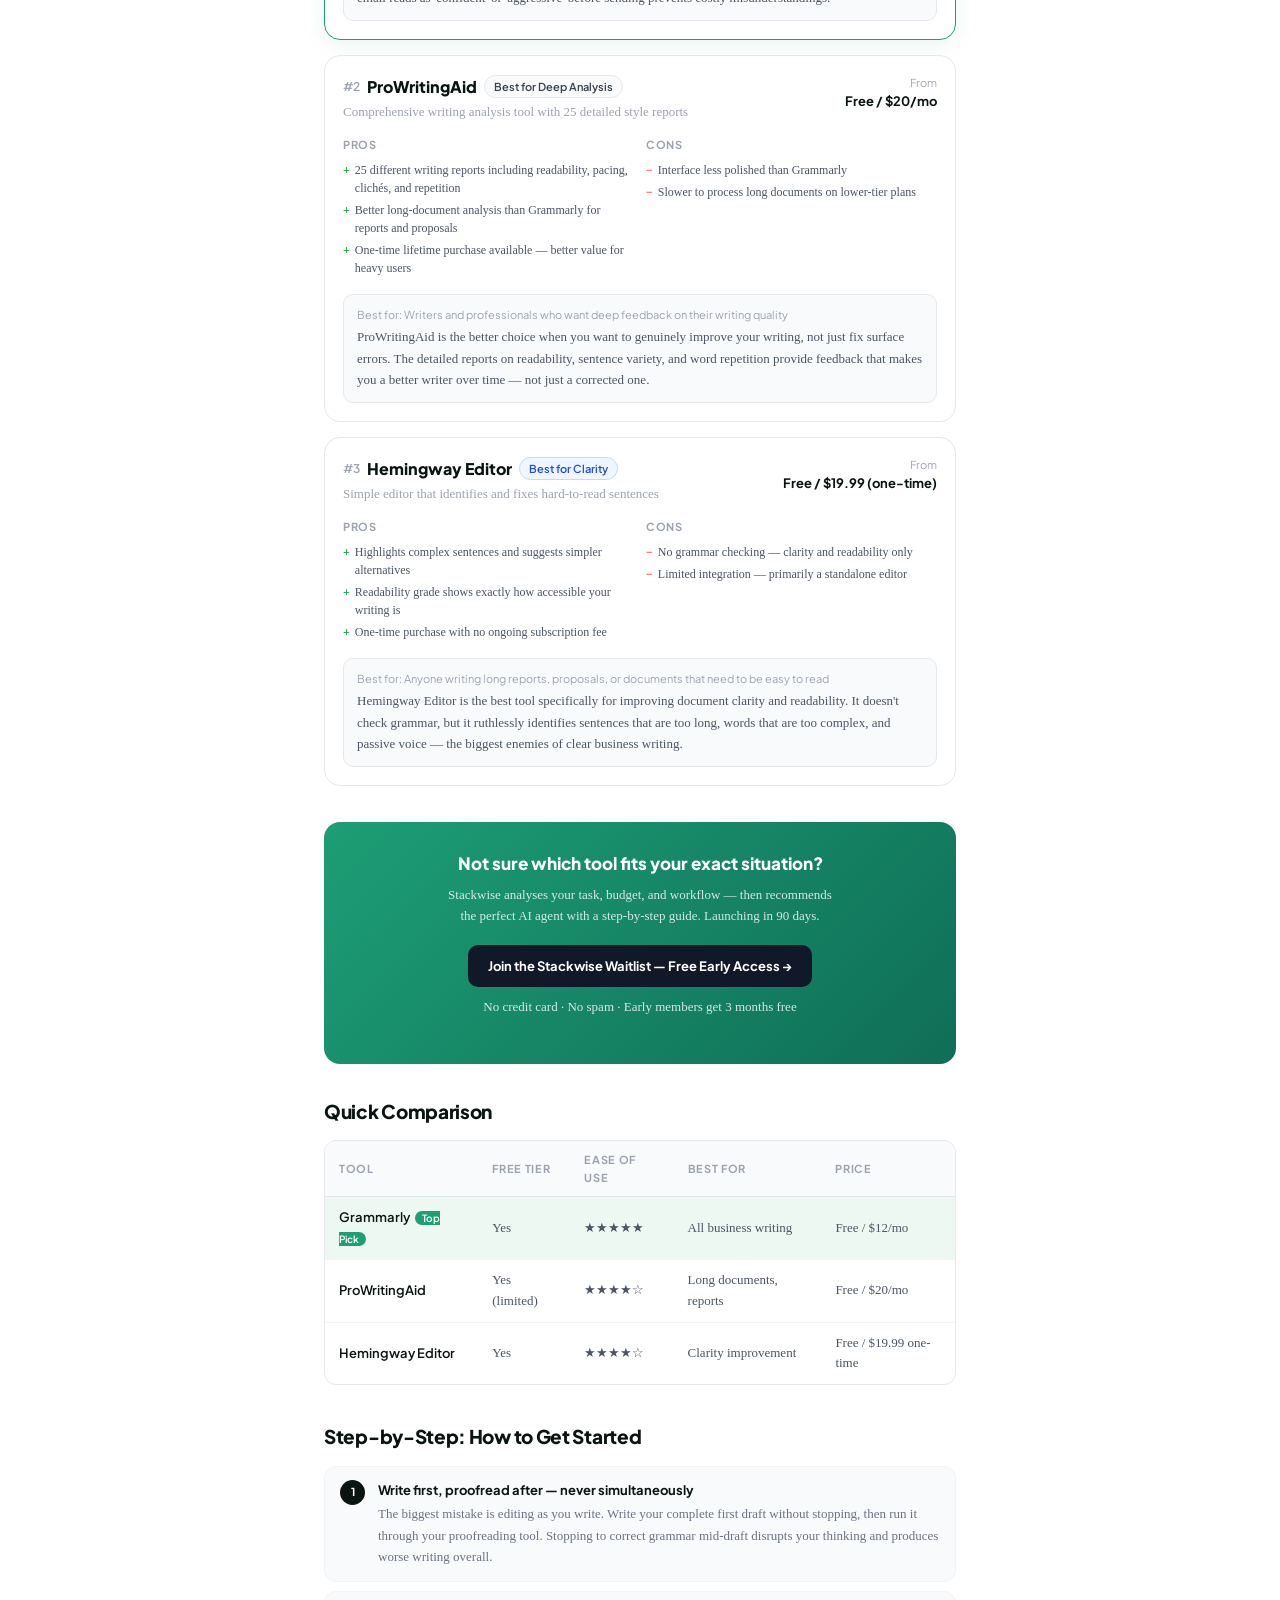
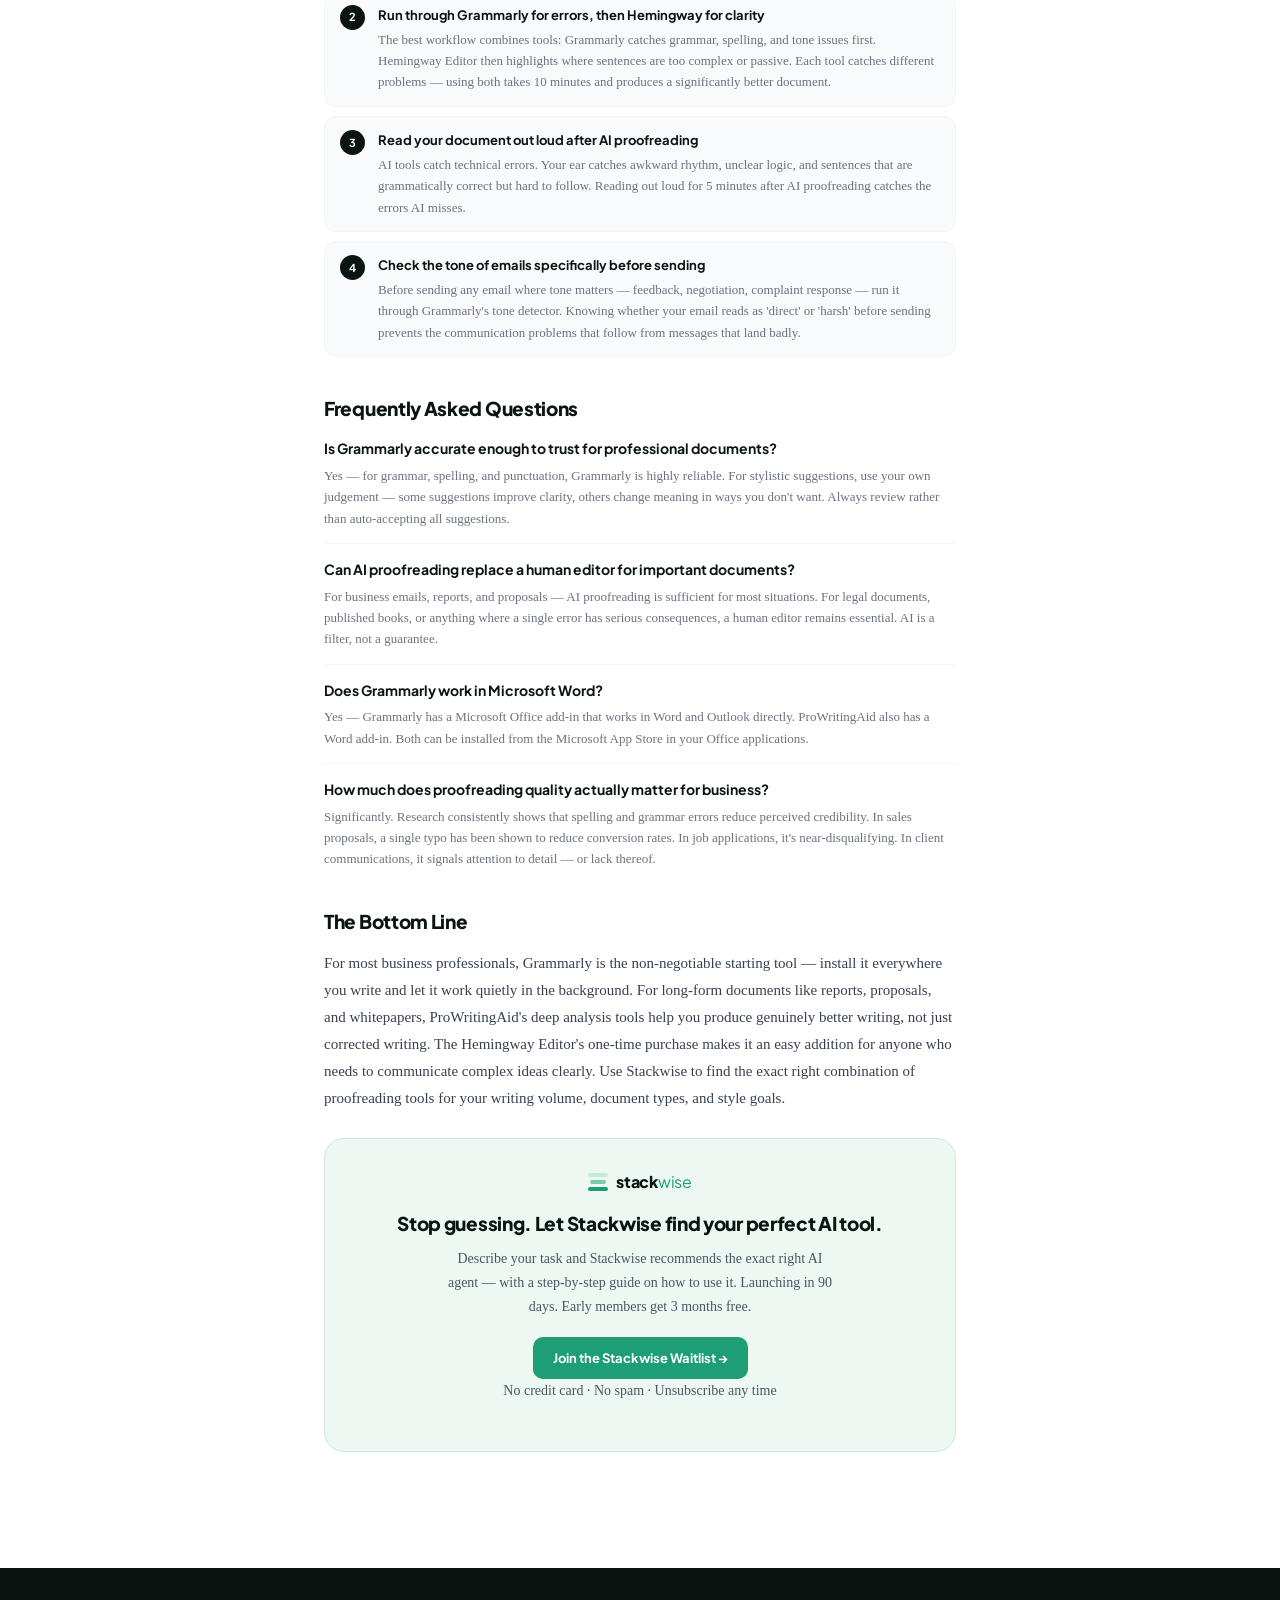
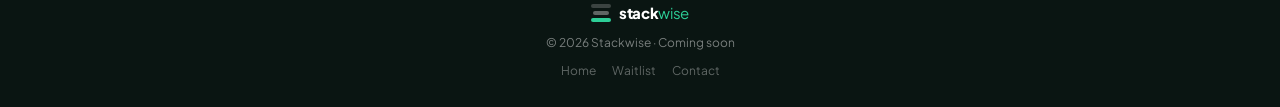
<file: best-ai-tool-for-proofreading.html>
<!DOCTYPE html>
<html lang="en">
<head>
<meta charset="UTF-8"/><meta name="viewport" content="width=device-width,initial-scale=1.0"/>
<title>Best AI Tool for Proofreading Business Documents in 2026 — Tested & Ranked | Stackwise</title>
<meta name="description" content="Send flawless documents every time. We ranked the top 3 AI proofreading tools for business — with honest pros, cons, and a clear winner."/>
<link rel="canonical" href="https://stackwise-waitlist.netlify.app/best-ai-tool-for-proofreading"/>
<meta property="og:title" content="Best AI Tool for Proofreading Business Documents in 2026 — Tested & Ranked"/><meta property="og:description" content="Send flawless documents every time. We ranked the top 3 AI proofreading tools for business — with honest pros, cons, and a clear winner."/>
<meta property="og:type" content="article"/>
<script type="application/ld+json">{"@context":"https://schema.org","@type":"Article","headline":"Best AI Tool for Proofreading Business Documents in 2026 — Tested & Ranked","author":{"@type":"Organization","name":"Stackwise"},"datePublished":"2026-03-24"}</script>
<link rel="preconnect" href="https://fonts.googleapis.com"/>
<link href="https://fonts.googleapis.com/css2?family=Plus+Jakarta+Sans:wght@400;600;700;800&display=swap" rel="stylesheet"/>
<link rel="stylesheet" href="articles.css"/>
</head>
<body>
<nav id="nav">
  <a href="index.html" class="nav-logo">
    <div class="logo-pills"><div class="lp lp1"></div><div class="lp lp2"></div><div class="lp lp3"></div></div>
    <div class="logo-text">stack<span>wise</span></div>
  </a>
  <a href="https://stackwise-waitlist.netlify.app/" target="_blank" class="nav-btn">Join Waitlist →</a>
</nav>
<div class="wrap">
  <div class="breadcrumb">
    <a href="index.html">Home</a><span>›</span><a href="index.html">AI Guides</a><span>›</span><span>Business Document Proofreading</span>
  </div>
  <div class="tags"><span class="tag">Proofreading</span><span class="tag">Business Writing</span><span class="tag">AI Editing</span><span class="tag">2026</span></div>
  <h1>Best AI Tool for Proofreading Business Documents in 2026 — Tested & Ranked</h1>
  <div class="byline">
    <span>By Stackwise Team</span><span>·</span><span>March 24, 2026</span><span>·</span><span>5 min read</span><span>·</span><span class="fresh">✓ Verified 2026</span>
  </div>
  <p class="intro">A typo in a proposal costs you credibility. A grammatically confusing contract clause costs you money. An email that reads as aggressive when you meant to be direct costs you a relationship. Professional documents need to be flawless — and even the best writers miss errors in their own work because their brain reads what it intended to write, not what's actually on the page. AI proofreading tools catch what humans miss, every time.</p>

  <div class="tldr">
    <p class="tldr-label">TL;DR — Our Top Pick</p>
    <p class="tldr-tool">Grammarly</p>
    <p class="tldr-text">Grammarly is the strongest all-round proofreading tool because it works everywhere you write, not just in one app. The tone detection is particularly valuable for business communication — knowing whether an email reads as 'confident' or 'aggressive' before sending prevents costly misunderstandings.</p>
    <a href="https://stackwise-waitlist.netlify.app/" target="_blank" class="btn">Find the best tool for your task — Join Stackwise →</a>
  </div>

  <section>
    <h2>What to Look for in an AI Tool for Business Document Proofreading</h2>
    <div class="criteria"><div class="criterion"><div class="crit-num">1</div><div><h3>Grammar and Style Accuracy</h3><p class="crit-desc">Basic grammar checkers have existed for decades. Modern AI proofreaders go further — catching awkward phrasing, passive voice overuse, inconsistent tone, and unclear sentences that technically aren't grammatically wrong but are hard to read.</p></div></div><div class="criterion"><div class="crit-num">2</div><div><h3>Business and Professional Context</h3><p class="crit-desc">A tool that suggests making your legal contract 'more casual and friendly' doesn't understand business documents. Look for tools that respect the formality level of what you're writing and offer suggestions appropriate to the context.</p></div></div><div class="criterion"><div class="crit-num">3</div><div><h3>Plagiarism Detection</h3><p class="crit-desc">For proposals, reports, and research documents, knowing whether your content is original matters. Some proofreading tools include plagiarism checking — useful for businesses that produce a lot of written content.</p></div></div><div class="criterion"><div class="crit-num">4</div><div><h3>Browser and App Integration</h3><p class="crit-desc">You write in email, Google Docs, Word, and your CMS. A proofreading tool you have to copy-paste into is one you'll stop using. Look for tools with native integrations that check your writing wherever you write it.</p></div></div></div>
  </section>

  <section>
    <h2>Best AI Tools for Business Document Proofreading — Ranked</h2>
    <div class="tool-cards">
<div class="tool-card winner">
  <div class="winner-bar">⭐ EDITOR'S CHOICE</div>
  <div class="card-body">
    <div class="card-top">
      <div>
        <div class="card-name-row">
          <span class="card-rank">#1</span>
          <span class="card-name">Grammarly</span>
          <span class="badge badge-teal">Best Overall</span>
        </div>
        <p class="card-liner">AI writing assistant that checks grammar, tone, and clarity everywhere</p>
      </div>
      <div><p class="price-label">From</p><p class="price-val">Free / $12/mo</p></div>
    </div>
    <div class="pros-cons">
      <div><p class="pc-label">Pros</p><div class="pc-item"><span class="pro">+</span>Works across email, Google Docs, Word, LinkedIn, and most web apps</div><div class="pc-item"><span class="pro">+</span>Tone detection shows how your message will land emotionally</div><div class="pc-item"><span class="pro">+</span>Clarity score identifies and fixes confusing sentences, not just grammar errors</div></div>
      <div><p class="pc-label">Cons</p><div class="pc-item"><span class="con">−</span>Premium features locked behind subscription</div><div class="pc-item"><span class="con">−</span>Occasional over-corrections that change meaning — always review suggestions</div></div>
    </div>
    <div class="verdict-box">
      <p class="verdict-for">Best for: Anyone who writes professional documents, emails, or reports regularly</p>
      <p class="verdict-text">Grammarly is the strongest all-round proofreading tool because it works everywhere you write, not just in one app. The tone detection is particularly valuable for business communication — knowing whether an email reads as 'confident' or 'aggressive' before sending prevents costly misunderstandings.</p>
    </div>
  </div>
</div>
<div class="tool-card">
  
  <div class="card-body">
    <div class="card-top">
      <div>
        <div class="card-name-row">
          <span class="card-rank">#2</span>
          <span class="card-name">ProWritingAid</span>
          <span class="badge badge-gray">Best for Deep Analysis</span>
        </div>
        <p class="card-liner">Comprehensive writing analysis tool with 25 detailed style reports</p>
      </div>
      <div><p class="price-label">From</p><p class="price-val">Free / $20/mo</p></div>
    </div>
    <div class="pros-cons">
      <div><p class="pc-label">Pros</p><div class="pc-item"><span class="pro">+</span>25 different writing reports including readability, pacing, clichés, and repetition</div><div class="pc-item"><span class="pro">+</span>Better long-document analysis than Grammarly for reports and proposals</div><div class="pc-item"><span class="pro">+</span>One-time lifetime purchase available — better value for heavy users</div></div>
      <div><p class="pc-label">Cons</p><div class="pc-item"><span class="con">−</span>Interface less polished than Grammarly</div><div class="pc-item"><span class="con">−</span>Slower to process long documents on lower-tier plans</div></div>
    </div>
    <div class="verdict-box">
      <p class="verdict-for">Best for: Writers and professionals who want deep feedback on their writing quality</p>
      <p class="verdict-text">ProWritingAid is the better choice when you want to genuinely improve your writing, not just fix surface errors. The detailed reports on readability, sentence variety, and word repetition provide feedback that makes you a better writer over time — not just a corrected one.</p>
    </div>
  </div>
</div>
<div class="tool-card">
  
  <div class="card-body">
    <div class="card-top">
      <div>
        <div class="card-name-row">
          <span class="card-rank">#3</span>
          <span class="card-name">Hemingway Editor</span>
          <span class="badge badge-blue">Best for Clarity</span>
        </div>
        <p class="card-liner">Simple editor that identifies and fixes hard-to-read sentences</p>
      </div>
      <div><p class="price-label">From</p><p class="price-val">Free / $19.99 (one-time)</p></div>
    </div>
    <div class="pros-cons">
      <div><p class="pc-label">Pros</p><div class="pc-item"><span class="pro">+</span>Highlights complex sentences and suggests simpler alternatives</div><div class="pc-item"><span class="pro">+</span>Readability grade shows exactly how accessible your writing is</div><div class="pc-item"><span class="pro">+</span>One-time purchase with no ongoing subscription fee</div></div>
      <div><p class="pc-label">Cons</p><div class="pc-item"><span class="con">−</span>No grammar checking — clarity and readability only</div><div class="pc-item"><span class="con">−</span>Limited integration — primarily a standalone editor</div></div>
    </div>
    <div class="verdict-box">
      <p class="verdict-for">Best for: Anyone writing long reports, proposals, or documents that need to be easy to read</p>
      <p class="verdict-text">Hemingway Editor is the best tool specifically for improving document clarity and readability. It doesn't check grammar, but it ruthlessly identifies sentences that are too long, words that are too complex, and passive voice — the biggest enemies of clear business writing.</p>
    </div>
  </div>
</div></div>
  </section>

  <div class="mid-cta">
    <h3>Not sure which tool fits your exact situation?</h3>
    <p>Stackwise analyses your task, budget, and workflow — then recommends the perfect AI agent with a step-by-step guide. Launching in 90 days.</p>
    <a href="https://stackwise-waitlist.netlify.app/" target="_blank" class="btn btn-dark">Join the Stackwise Waitlist — Free Early Access →</a>
    <p class="mid-note">No credit card · No spam · Early members get 3 months free</p>
  </div>

  <section>
    <h2>Quick Comparison</h2>
    <div class="table-wrap">
      <table><thead><tr><th>Tool</th><th>Free Tier</th><th>Ease of Use</th><th>Best For</th><th>Price</th></tr></thead>
      <tbody><tr class="top-row"><td class="td-tool">Grammarly<span class="top-sm">Top Pick</span></td><td>Yes</td><td>★★★★★</td><td>All business writing</td><td>Free / $12/mo</td></tr><tr><td class="td-tool">ProWritingAid</td><td>Yes (limited)</td><td>★★★★☆</td><td>Long documents, reports</td><td>Free / $20/mo</td></tr><tr><td class="td-tool">Hemingway Editor</td><td>Yes</td><td>★★★★☆</td><td>Clarity improvement</td><td>Free / $19.99 one-time</td></tr></tbody></table>
    </div>
  </section>

  <section>
    <h2>Step-by-Step: How to Get Started</h2>
    <div class="steps"><div class="step"><div class="step-num"><span>1</span></div><div><p class="step-title">Write first, proofread after — never simultaneously</p><p class="step-desc">The biggest mistake is editing as you write. Write your complete first draft without stopping, then run it through your proofreading tool. Stopping to correct grammar mid-draft disrupts your thinking and produces worse writing overall.</p></div></div><div class="step"><div class="step-num"><span>2</span></div><div><p class="step-title">Run through Grammarly for errors, then Hemingway for clarity</p><p class="step-desc">The best workflow combines tools: Grammarly catches grammar, spelling, and tone issues first. Hemingway Editor then highlights where sentences are too complex or passive. Each tool catches different problems — using both takes 10 minutes and produces a significantly better document.</p></div></div><div class="step"><div class="step-num"><span>3</span></div><div><p class="step-title">Read your document out loud after AI proofreading</p><p class="step-desc">AI tools catch technical errors. Your ear catches awkward rhythm, unclear logic, and sentences that are grammatically correct but hard to follow. Reading out loud for 5 minutes after AI proofreading catches the errors AI misses.</p></div></div><div class="step"><div class="step-num"><span>4</span></div><div><p class="step-title">Check the tone of emails specifically before sending</p><p class="step-desc">Before sending any email where tone matters — feedback, negotiation, complaint response — run it through Grammarly's tone detector. Knowing whether your email reads as 'direct' or 'harsh' before sending prevents the communication problems that follow from messages that land badly.</p></div></div></div>
  </section>

  <section>
    <h2>Frequently Asked Questions</h2>
    <div><div class="faq-item"><p class="faq-q">Is Grammarly accurate enough to trust for professional documents?</p><p class="faq-a">Yes — for grammar, spelling, and punctuation, Grammarly is highly reliable. For stylistic suggestions, use your own judgement — some suggestions improve clarity, others change meaning in ways you don't want. Always review rather than auto-accepting all suggestions.</p></div><div class="faq-item"><p class="faq-q">Can AI proofreading replace a human editor for important documents?</p><p class="faq-a">For business emails, reports, and proposals — AI proofreading is sufficient for most situations. For legal documents, published books, or anything where a single error has serious consequences, a human editor remains essential. AI is a filter, not a guarantee.</p></div><div class="faq-item"><p class="faq-q">Does Grammarly work in Microsoft Word?</p><p class="faq-a">Yes — Grammarly has a Microsoft Office add-in that works in Word and Outlook directly. ProWritingAid also has a Word add-in. Both can be installed from the Microsoft App Store in your Office applications.</p></div><div class="faq-item"><p class="faq-q">How much does proofreading quality actually matter for business?</p><p class="faq-a">Significantly. Research consistently shows that spelling and grammar errors reduce perceived credibility. In sales proposals, a single typo has been shown to reduce conversion rates. In job applications, it's near-disqualifying. In client communications, it signals attention to detail — or lack thereof.</p></div></div>
  </section>

  <section>
    <h2>The Bottom Line</h2>
    <p class="conclusion-text">For most business professionals, Grammarly is the non-negotiable starting tool — install it everywhere you write and let it work quietly in the background. For long-form documents like reports, proposals, and whitepapers, ProWritingAid's deep analysis tools help you produce genuinely better writing, not just corrected writing. The Hemingway Editor's one-time purchase makes it an easy addition for anyone who needs to communicate complex ideas clearly. Use Stackwise to find the exact right combination of proofreading tools for your writing volume, document types, and style goals.</p>
    <div class="final-cta">
      <div class="final-logo">
        <div style="display:flex;align-items:center;gap:8px;font-family:'Plus Jakarta Sans',sans-serif;">
          <div class="logo-pills"><div class="lp lp1"></div><div class="lp lp2"></div><div class="lp lp3"></div></div>
          <div class="logo-text">stack<span>wise</span></div>
        </div>
      </div>
      <h2>Stop guessing. Let Stackwise find your perfect AI tool.</h2>
      <p>Describe your task and Stackwise recommends the exact right AI agent — with a step-by-step guide on how to use it. Launching in 90 days. Early members get 3 months free.</p>
      <a href="https://stackwise-waitlist.netlify.app/" target="_blank" class="btn">Join the Stackwise Waitlist →</a>
      <p class="final-note">No credit card · No spam · Unsubscribe any time</p>
    </div>
  </section>
</div>
<footer>
  <div class="f-logo">
    <div class="logo-pills">
      <div class="lp lp1" style="background:rgba(255,255,255,0.2);"></div>
      <div class="lp lp2" style="background:rgba(255,255,255,0.35);margin-left:2px;"></div>
      <div class="lp lp3" style="background:#2DCE97;"></div>
    </div>
    <div class="logo-text" style="color:white;font-size:15px;font-family:'Plus Jakarta Sans',sans-serif;">stack<span style="color:#2DCE97;">wise</span></div>
  </div>
  <div>© 2026 Stackwise · Coming soon</div>
  <div class="f-links"><a href="index.html">Home</a><a href="https://stackwise-waitlist.netlify.app/" target="_blank">Waitlist</a><a href="mailto:hello@stackwise.app">Contact</a></div>
</footer>
<script>window.addEventListener('scroll',function(){document.getElementById('nav').classList.toggle('scrolled',window.scrollY>10);},{passive:true});</script>
</body></html>
</file>
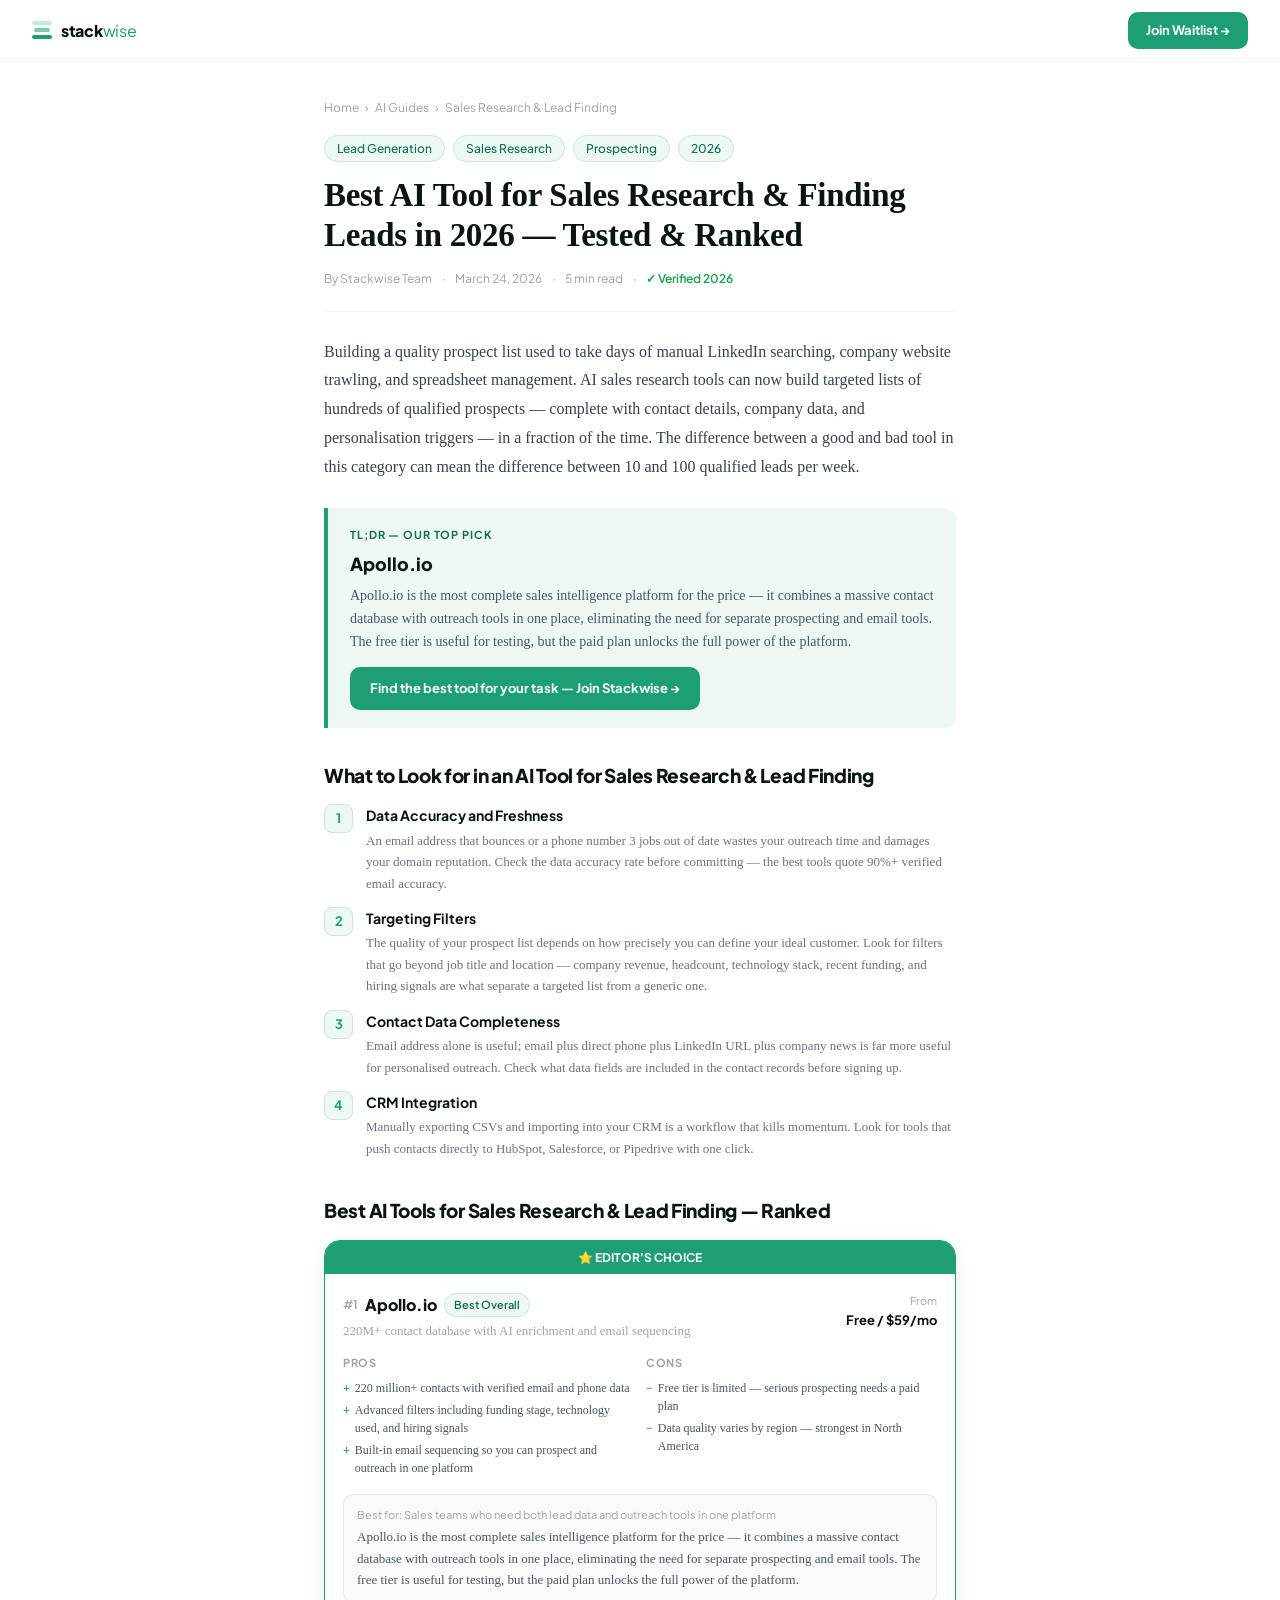
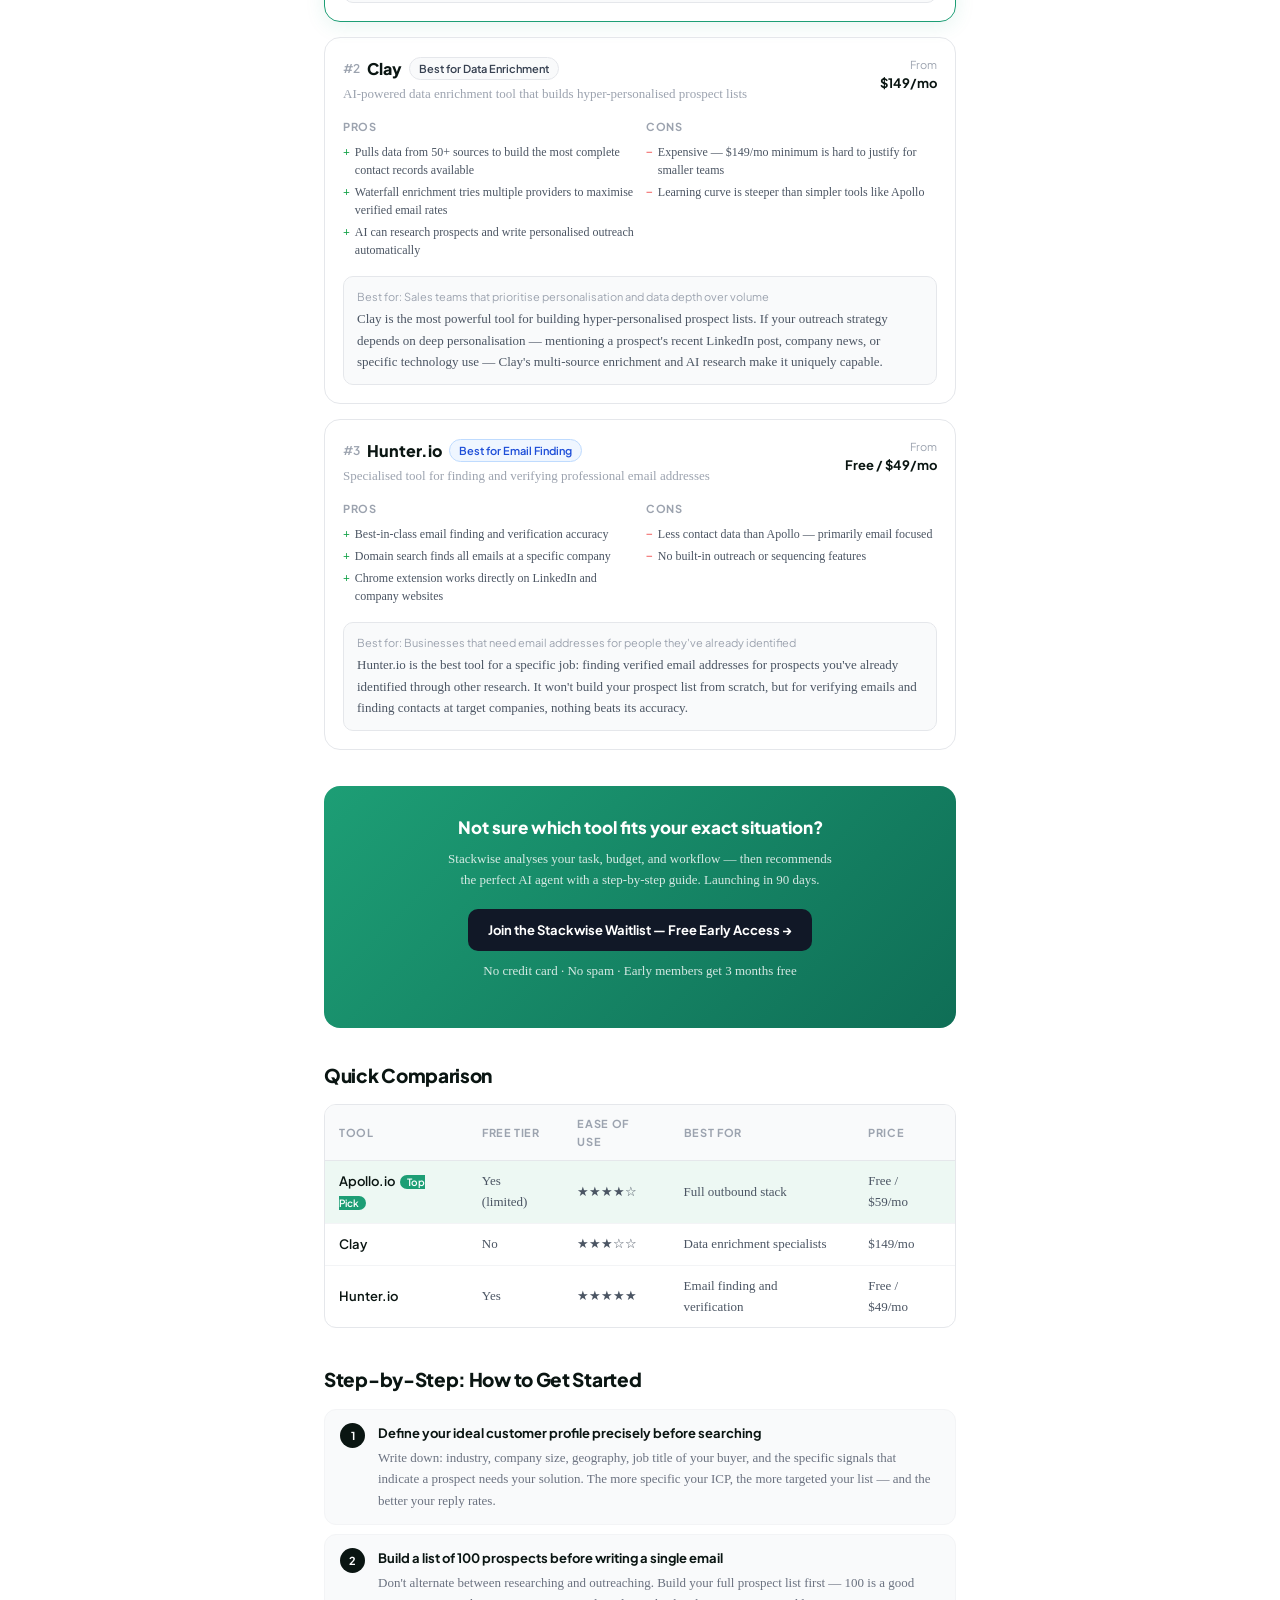
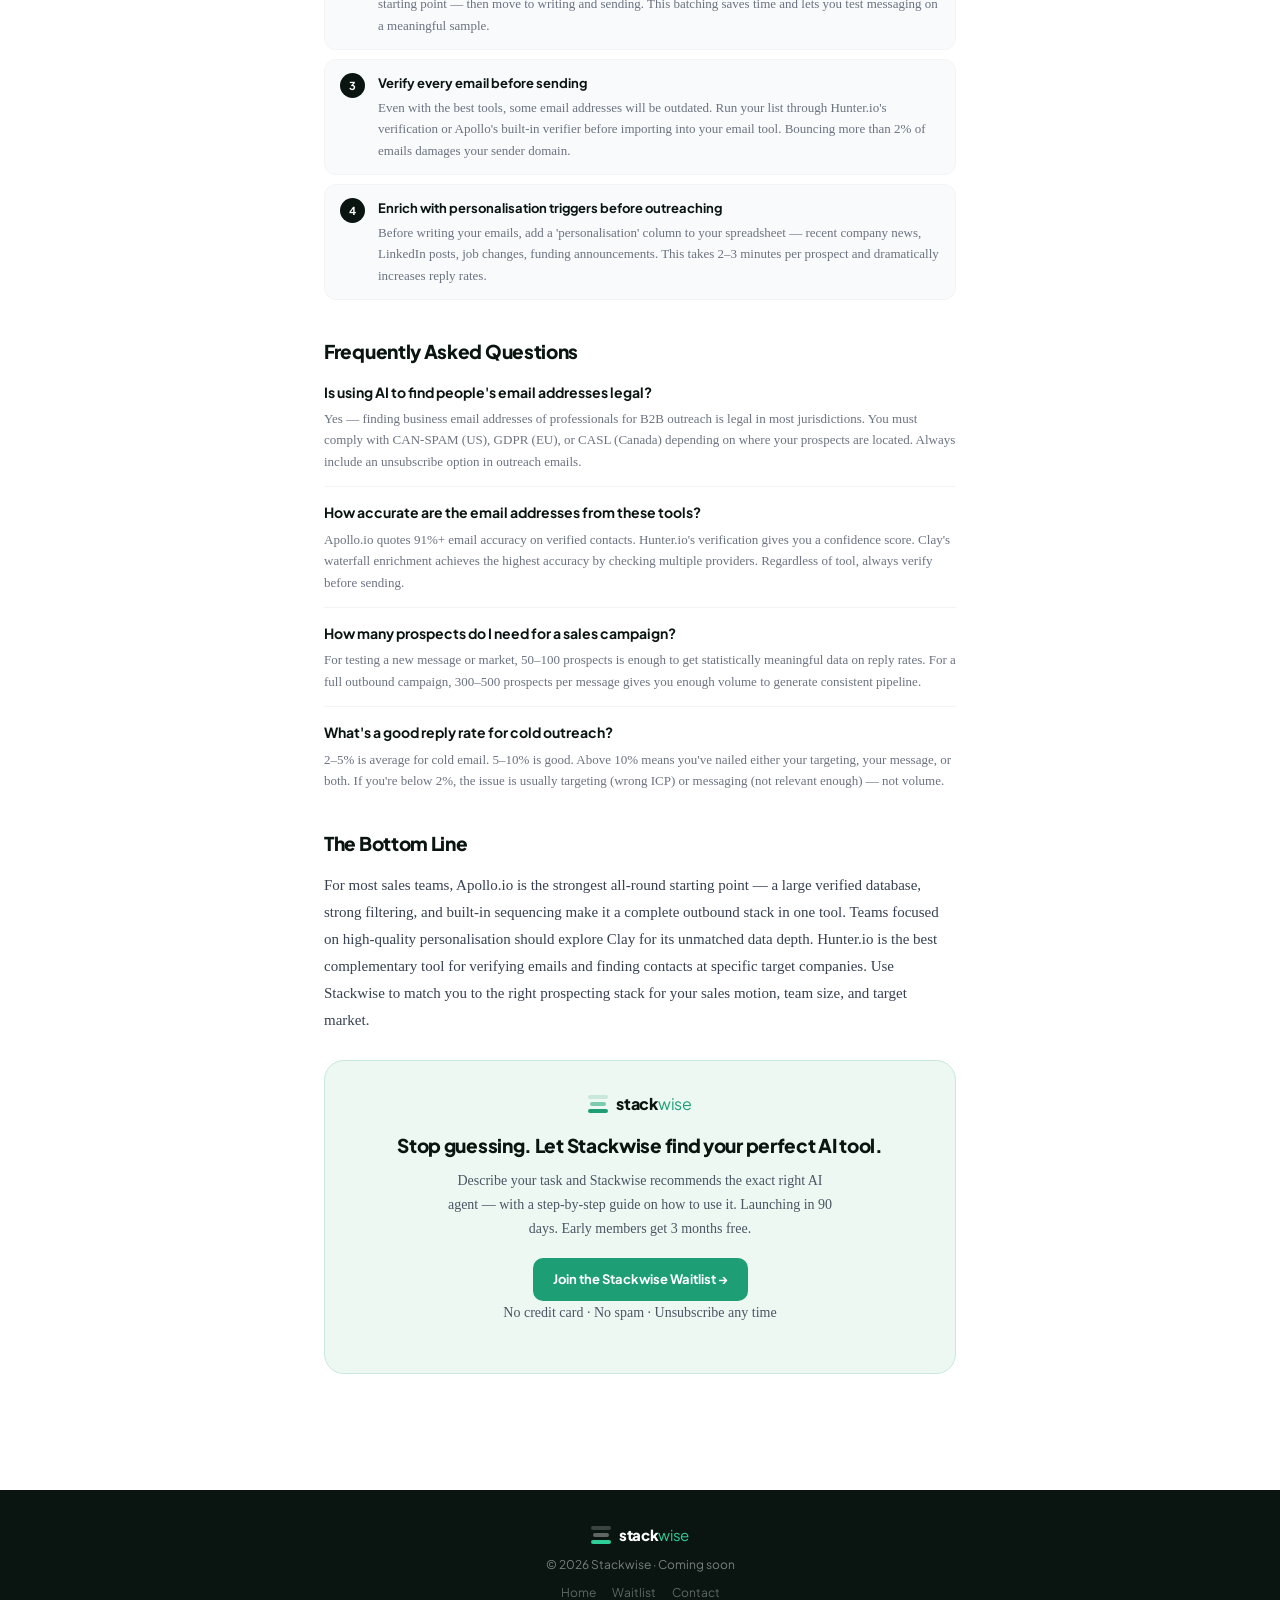
<file: best-ai-tool-for-sales-research.html>
<!DOCTYPE html>
<html lang="en">
<head>
<meta charset="UTF-8"/><meta name="viewport" content="width=device-width,initial-scale=1.0"/>
<title>Best AI Tool for Sales Research & Finding Leads in 2026 — Tested & Ranked | Stackwise</title>
<meta name="description" content="Build targeted prospect lists in hours, not weeks. We ranked the top 3 AI tools for sales research and lead generation — with honest pros, cons, and a clear winner."/>
<link rel="canonical" href="https://stackwise-waitlist.netlify.app/best-ai-tool-for-sales-research"/>
<meta property="og:title" content="Best AI Tool for Sales Research & Finding Leads in 2026 — Tested & Ranked"/><meta property="og:description" content="Build targeted prospect lists in hours, not weeks. We ranked the top 3 AI tools for sales research and lead generation — with honest pros, cons, and a clear winner."/>
<meta property="og:type" content="article"/>
<script type="application/ld+json">{"@context":"https://schema.org","@type":"Article","headline":"Best AI Tool for Sales Research & Finding Leads in 2026 — Tested & Ranked","author":{"@type":"Organization","name":"Stackwise"},"datePublished":"2026-03-24"}</script>
<link rel="preconnect" href="https://fonts.googleapis.com"/>
<link href="https://fonts.googleapis.com/css2?family=Plus+Jakarta+Sans:wght@400;600;700;800&display=swap" rel="stylesheet"/>
<link rel="stylesheet" href="articles.css"/>
</head>
<body>
<nav id="nav">
  <a href="index.html" class="nav-logo">
    <div class="logo-pills"><div class="lp lp1"></div><div class="lp lp2"></div><div class="lp lp3"></div></div>
    <div class="logo-text">stack<span>wise</span></div>
  </a>
  <a href="https://stackwise-waitlist.netlify.app/" target="_blank" class="nav-btn">Join Waitlist →</a>
</nav>
<div class="wrap">
  <div class="breadcrumb">
    <a href="index.html">Home</a><span>›</span><a href="index.html">AI Guides</a><span>›</span><span>Sales Research & Lead Finding</span>
  </div>
  <div class="tags"><span class="tag">Lead Generation</span><span class="tag">Sales Research</span><span class="tag">Prospecting</span><span class="tag">2026</span></div>
  <h1>Best AI Tool for Sales Research & Finding Leads in 2026 — Tested & Ranked</h1>
  <div class="byline">
    <span>By Stackwise Team</span><span>·</span><span>March 24, 2026</span><span>·</span><span>5 min read</span><span>·</span><span class="fresh">✓ Verified 2026</span>
  </div>
  <p class="intro">Building a quality prospect list used to take days of manual LinkedIn searching, company website trawling, and spreadsheet management. AI sales research tools can now build targeted lists of hundreds of qualified prospects — complete with contact details, company data, and personalisation triggers — in a fraction of the time. The difference between a good and bad tool in this category can mean the difference between 10 and 100 qualified leads per week.</p>

  <div class="tldr">
    <p class="tldr-label">TL;DR — Our Top Pick</p>
    <p class="tldr-tool">Apollo.io</p>
    <p class="tldr-text">Apollo.io is the most complete sales intelligence platform for the price — it combines a massive contact database with outreach tools in one place, eliminating the need for separate prospecting and email tools. The free tier is useful for testing, but the paid plan unlocks the full power of the platform.</p>
    <a href="https://stackwise-waitlist.netlify.app/" target="_blank" class="btn">Find the best tool for your task — Join Stackwise →</a>
  </div>

  <section>
    <h2>What to Look for in an AI Tool for Sales Research & Lead Finding</h2>
    <div class="criteria"><div class="criterion"><div class="crit-num">1</div><div><h3>Data Accuracy and Freshness</h3><p class="crit-desc">An email address that bounces or a phone number 3 jobs out of date wastes your outreach time and damages your domain reputation. Check the data accuracy rate before committing — the best tools quote 90%+ verified email accuracy.</p></div></div><div class="criterion"><div class="crit-num">2</div><div><h3>Targeting Filters</h3><p class="crit-desc">The quality of your prospect list depends on how precisely you can define your ideal customer. Look for filters that go beyond job title and location — company revenue, headcount, technology stack, recent funding, and hiring signals are what separate a targeted list from a generic one.</p></div></div><div class="criterion"><div class="crit-num">3</div><div><h3>Contact Data Completeness</h3><p class="crit-desc">Email address alone is useful; email plus direct phone plus LinkedIn URL plus company news is far more useful for personalised outreach. Check what data fields are included in the contact records before signing up.</p></div></div><div class="criterion"><div class="crit-num">4</div><div><h3>CRM Integration</h3><p class="crit-desc">Manually exporting CSVs and importing into your CRM is a workflow that kills momentum. Look for tools that push contacts directly to HubSpot, Salesforce, or Pipedrive with one click.</p></div></div></div>
  </section>

  <section>
    <h2>Best AI Tools for Sales Research & Lead Finding — Ranked</h2>
    <div class="tool-cards">
<div class="tool-card winner">
  <div class="winner-bar">⭐ EDITOR'S CHOICE</div>
  <div class="card-body">
    <div class="card-top">
      <div>
        <div class="card-name-row">
          <span class="card-rank">#1</span>
          <span class="card-name">Apollo.io</span>
          <span class="badge badge-teal">Best Overall</span>
        </div>
        <p class="card-liner">220M+ contact database with AI enrichment and email sequencing</p>
      </div>
      <div><p class="price-label">From</p><p class="price-val">Free / $59/mo</p></div>
    </div>
    <div class="pros-cons">
      <div><p class="pc-label">Pros</p><div class="pc-item"><span class="pro">+</span>220 million+ contacts with verified email and phone data</div><div class="pc-item"><span class="pro">+</span>Advanced filters including funding stage, technology used, and hiring signals</div><div class="pc-item"><span class="pro">+</span>Built-in email sequencing so you can prospect and outreach in one platform</div></div>
      <div><p class="pc-label">Cons</p><div class="pc-item"><span class="con">−</span>Free tier is limited — serious prospecting needs a paid plan</div><div class="pc-item"><span class="con">−</span>Data quality varies by region — strongest in North America</div></div>
    </div>
    <div class="verdict-box">
      <p class="verdict-for">Best for: Sales teams who need both lead data and outreach tools in one platform</p>
      <p class="verdict-text">Apollo.io is the most complete sales intelligence platform for the price — it combines a massive contact database with outreach tools in one place, eliminating the need for separate prospecting and email tools. The free tier is useful for testing, but the paid plan unlocks the full power of the platform.</p>
    </div>
  </div>
</div>
<div class="tool-card">
  
  <div class="card-body">
    <div class="card-top">
      <div>
        <div class="card-name-row">
          <span class="card-rank">#2</span>
          <span class="card-name">Clay</span>
          <span class="badge badge-gray">Best for Data Enrichment</span>
        </div>
        <p class="card-liner">AI-powered data enrichment tool that builds hyper-personalised prospect lists</p>
      </div>
      <div><p class="price-label">From</p><p class="price-val">$149/mo</p></div>
    </div>
    <div class="pros-cons">
      <div><p class="pc-label">Pros</p><div class="pc-item"><span class="pro">+</span>Pulls data from 50+ sources to build the most complete contact records available</div><div class="pc-item"><span class="pro">+</span>Waterfall enrichment tries multiple providers to maximise verified email rates</div><div class="pc-item"><span class="pro">+</span>AI can research prospects and write personalised outreach automatically</div></div>
      <div><p class="pc-label">Cons</p><div class="pc-item"><span class="con">−</span>Expensive — $149/mo minimum is hard to justify for smaller teams</div><div class="pc-item"><span class="con">−</span>Learning curve is steeper than simpler tools like Apollo</div></div>
    </div>
    <div class="verdict-box">
      <p class="verdict-for">Best for: Sales teams that prioritise personalisation and data depth over volume</p>
      <p class="verdict-text">Clay is the most powerful tool for building hyper-personalised prospect lists. If your outreach strategy depends on deep personalisation — mentioning a prospect's recent LinkedIn post, company news, or specific technology use — Clay's multi-source enrichment and AI research make it uniquely capable.</p>
    </div>
  </div>
</div>
<div class="tool-card">
  
  <div class="card-body">
    <div class="card-top">
      <div>
        <div class="card-name-row">
          <span class="card-rank">#3</span>
          <span class="card-name">Hunter.io</span>
          <span class="badge badge-blue">Best for Email Finding</span>
        </div>
        <p class="card-liner">Specialised tool for finding and verifying professional email addresses</p>
      </div>
      <div><p class="price-label">From</p><p class="price-val">Free / $49/mo</p></div>
    </div>
    <div class="pros-cons">
      <div><p class="pc-label">Pros</p><div class="pc-item"><span class="pro">+</span>Best-in-class email finding and verification accuracy</div><div class="pc-item"><span class="pro">+</span>Domain search finds all emails at a specific company</div><div class="pc-item"><span class="pro">+</span>Chrome extension works directly on LinkedIn and company websites</div></div>
      <div><p class="pc-label">Cons</p><div class="pc-item"><span class="con">−</span>Less contact data than Apollo — primarily email focused</div><div class="pc-item"><span class="con">−</span>No built-in outreach or sequencing features</div></div>
    </div>
    <div class="verdict-box">
      <p class="verdict-for">Best for: Businesses that need email addresses for people they've already identified</p>
      <p class="verdict-text">Hunter.io is the best tool for a specific job: finding verified email addresses for prospects you've already identified through other research. It won't build your prospect list from scratch, but for verifying emails and finding contacts at target companies, nothing beats its accuracy.</p>
    </div>
  </div>
</div></div>
  </section>

  <div class="mid-cta">
    <h3>Not sure which tool fits your exact situation?</h3>
    <p>Stackwise analyses your task, budget, and workflow — then recommends the perfect AI agent with a step-by-step guide. Launching in 90 days.</p>
    <a href="https://stackwise-waitlist.netlify.app/" target="_blank" class="btn btn-dark">Join the Stackwise Waitlist — Free Early Access →</a>
    <p class="mid-note">No credit card · No spam · Early members get 3 months free</p>
  </div>

  <section>
    <h2>Quick Comparison</h2>
    <div class="table-wrap">
      <table><thead><tr><th>Tool</th><th>Free Tier</th><th>Ease of Use</th><th>Best For</th><th>Price</th></tr></thead>
      <tbody><tr class="top-row"><td class="td-tool">Apollo.io<span class="top-sm">Top Pick</span></td><td>Yes (limited)</td><td>★★★★☆</td><td>Full outbound stack</td><td>Free / $59/mo</td></tr><tr><td class="td-tool">Clay</td><td>No</td><td>★★★☆☆</td><td>Data enrichment specialists</td><td>$149/mo</td></tr><tr><td class="td-tool">Hunter.io</td><td>Yes</td><td>★★★★★</td><td>Email finding and verification</td><td>Free / $49/mo</td></tr></tbody></table>
    </div>
  </section>

  <section>
    <h2>Step-by-Step: How to Get Started</h2>
    <div class="steps"><div class="step"><div class="step-num"><span>1</span></div><div><p class="step-title">Define your ideal customer profile precisely before searching</p><p class="step-desc">Write down: industry, company size, geography, job title of your buyer, and the specific signals that indicate a prospect needs your solution. The more specific your ICP, the more targeted your list — and the better your reply rates.</p></div></div><div class="step"><div class="step-num"><span>2</span></div><div><p class="step-title">Build a list of 100 prospects before writing a single email</p><p class="step-desc">Don't alternate between researching and outreaching. Build your full prospect list first — 100 is a good starting point — then move to writing and sending. This batching saves time and lets you test messaging on a meaningful sample.</p></div></div><div class="step"><div class="step-num"><span>3</span></div><div><p class="step-title">Verify every email before sending</p><p class="step-desc">Even with the best tools, some email addresses will be outdated. Run your list through Hunter.io's verification or Apollo's built-in verifier before importing into your email tool. Bouncing more than 2% of emails damages your sender domain.</p></div></div><div class="step"><div class="step-num"><span>4</span></div><div><p class="step-title">Enrich with personalisation triggers before outreaching</p><p class="step-desc">Before writing your emails, add a 'personalisation' column to your spreadsheet — recent company news, LinkedIn posts, job changes, funding announcements. This takes 2–3 minutes per prospect and dramatically increases reply rates.</p></div></div></div>
  </section>

  <section>
    <h2>Frequently Asked Questions</h2>
    <div><div class="faq-item"><p class="faq-q">Is using AI to find people's email addresses legal?</p><p class="faq-a">Yes — finding business email addresses of professionals for B2B outreach is legal in most jurisdictions. You must comply with CAN-SPAM (US), GDPR (EU), or CASL (Canada) depending on where your prospects are located. Always include an unsubscribe option in outreach emails.</p></div><div class="faq-item"><p class="faq-q">How accurate are the email addresses from these tools?</p><p class="faq-a">Apollo.io quotes 91%+ email accuracy on verified contacts. Hunter.io's verification gives you a confidence score. Clay's waterfall enrichment achieves the highest accuracy by checking multiple providers. Regardless of tool, always verify before sending.</p></div><div class="faq-item"><p class="faq-q">How many prospects do I need for a sales campaign?</p><p class="faq-a">For testing a new message or market, 50–100 prospects is enough to get statistically meaningful data on reply rates. For a full outbound campaign, 300–500 prospects per message gives you enough volume to generate consistent pipeline.</p></div><div class="faq-item"><p class="faq-q">What's a good reply rate for cold outreach?</p><p class="faq-a">2–5% is average for cold email. 5–10% is good. Above 10% means you've nailed either your targeting, your message, or both. If you're below 2%, the issue is usually targeting (wrong ICP) or messaging (not relevant enough) — not volume.</p></div></div>
  </section>

  <section>
    <h2>The Bottom Line</h2>
    <p class="conclusion-text">For most sales teams, Apollo.io is the strongest all-round starting point — a large verified database, strong filtering, and built-in sequencing make it a complete outbound stack in one tool. Teams focused on high-quality personalisation should explore Clay for its unmatched data depth. Hunter.io is the best complementary tool for verifying emails and finding contacts at specific target companies. Use Stackwise to match you to the right prospecting stack for your sales motion, team size, and target market.</p>
    <div class="final-cta">
      <div class="final-logo">
        <div style="display:flex;align-items:center;gap:8px;font-family:'Plus Jakarta Sans',sans-serif;">
          <div class="logo-pills"><div class="lp lp1"></div><div class="lp lp2"></div><div class="lp lp3"></div></div>
          <div class="logo-text">stack<span>wise</span></div>
        </div>
      </div>
      <h2>Stop guessing. Let Stackwise find your perfect AI tool.</h2>
      <p>Describe your task and Stackwise recommends the exact right AI agent — with a step-by-step guide on how to use it. Launching in 90 days. Early members get 3 months free.</p>
      <a href="https://stackwise-waitlist.netlify.app/" target="_blank" class="btn">Join the Stackwise Waitlist →</a>
      <p class="final-note">No credit card · No spam · Unsubscribe any time</p>
    </div>
  </section>
</div>
<footer>
  <div class="f-logo">
    <div class="logo-pills">
      <div class="lp lp1" style="background:rgba(255,255,255,0.2);"></div>
      <div class="lp lp2" style="background:rgba(255,255,255,0.35);margin-left:2px;"></div>
      <div class="lp lp3" style="background:#2DCE97;"></div>
    </div>
    <div class="logo-text" style="color:white;font-size:15px;font-family:'Plus Jakarta Sans',sans-serif;">stack<span style="color:#2DCE97;">wise</span></div>
  </div>
  <div>© 2026 Stackwise · Coming soon</div>
  <div class="f-links"><a href="index.html">Home</a><a href="https://stackwise-waitlist.netlify.app/" target="_blank">Waitlist</a><a href="mailto:hello@stackwise.app">Contact</a></div>
</footer>
<script>window.addEventListener('scroll',function(){document.getElementById('nav').classList.toggle('scrolled',window.scrollY>10);},{passive:true});</script>
</body></html>
</file>
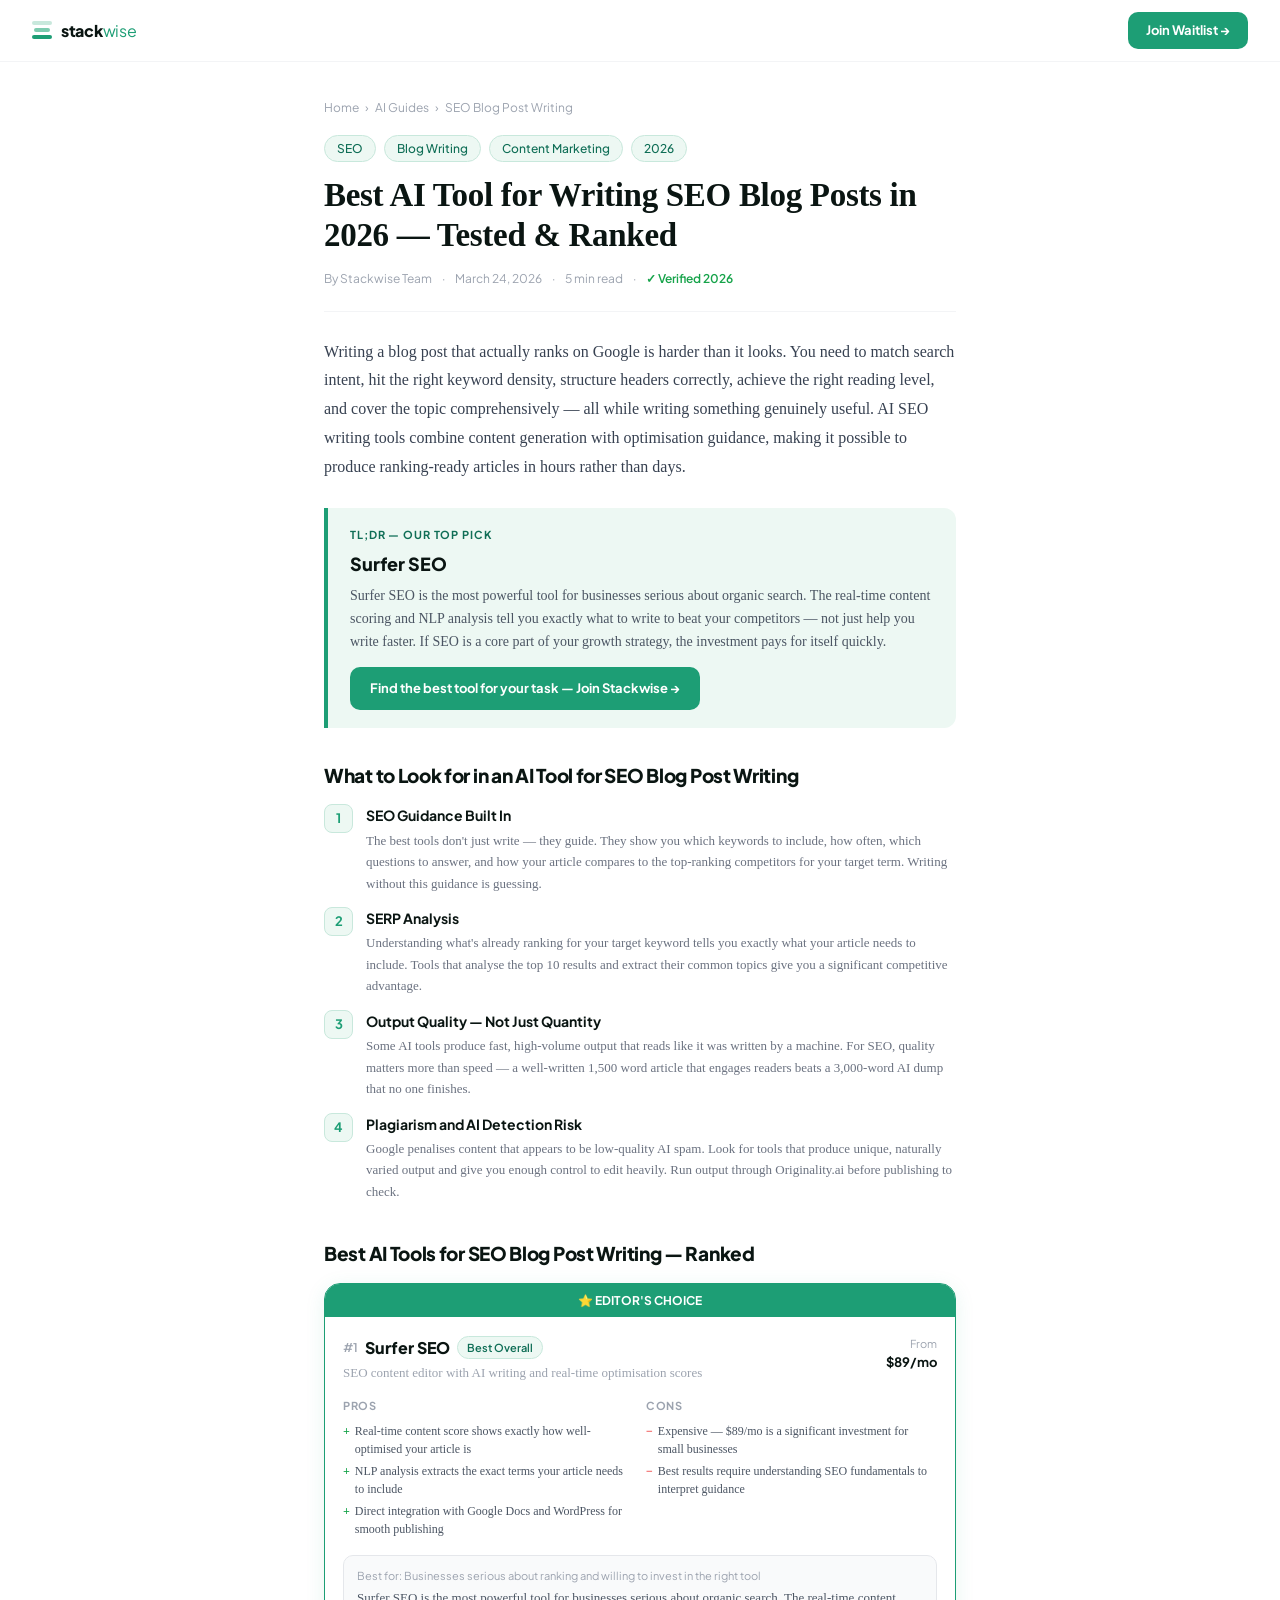
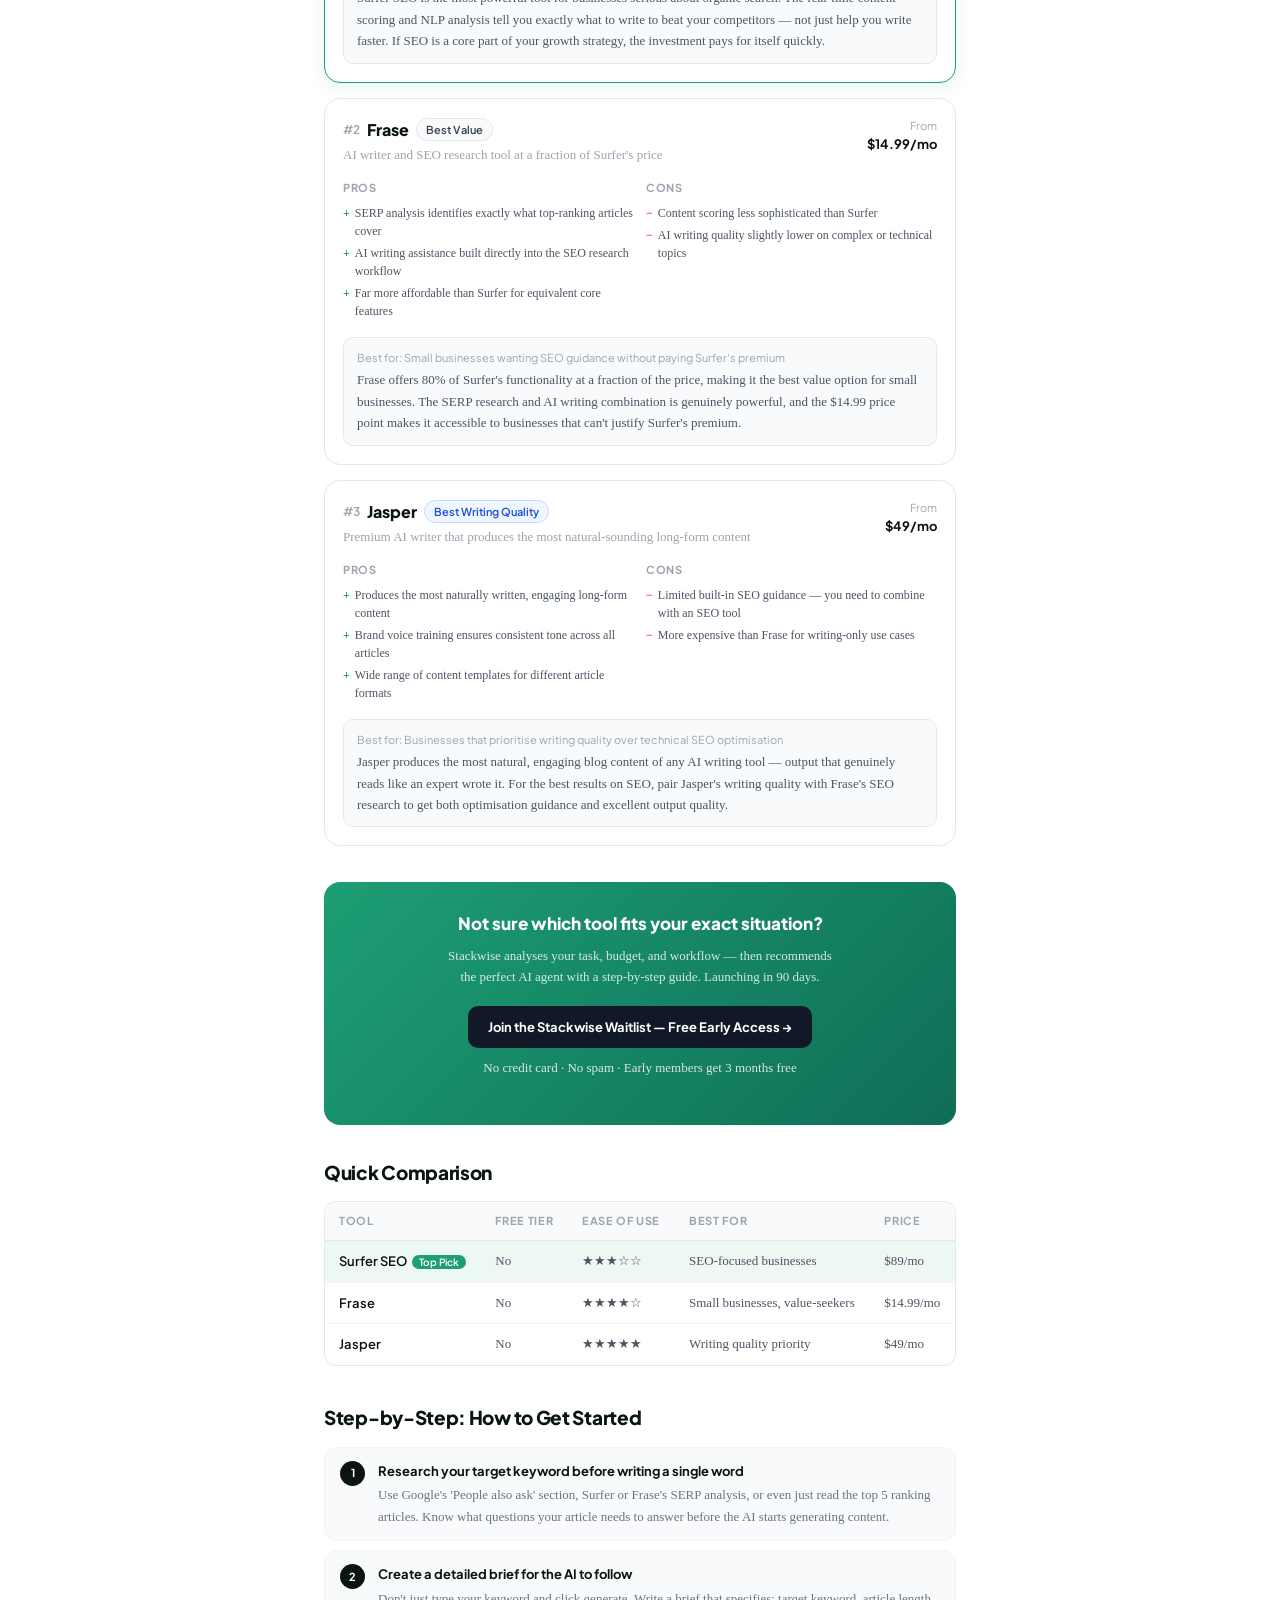
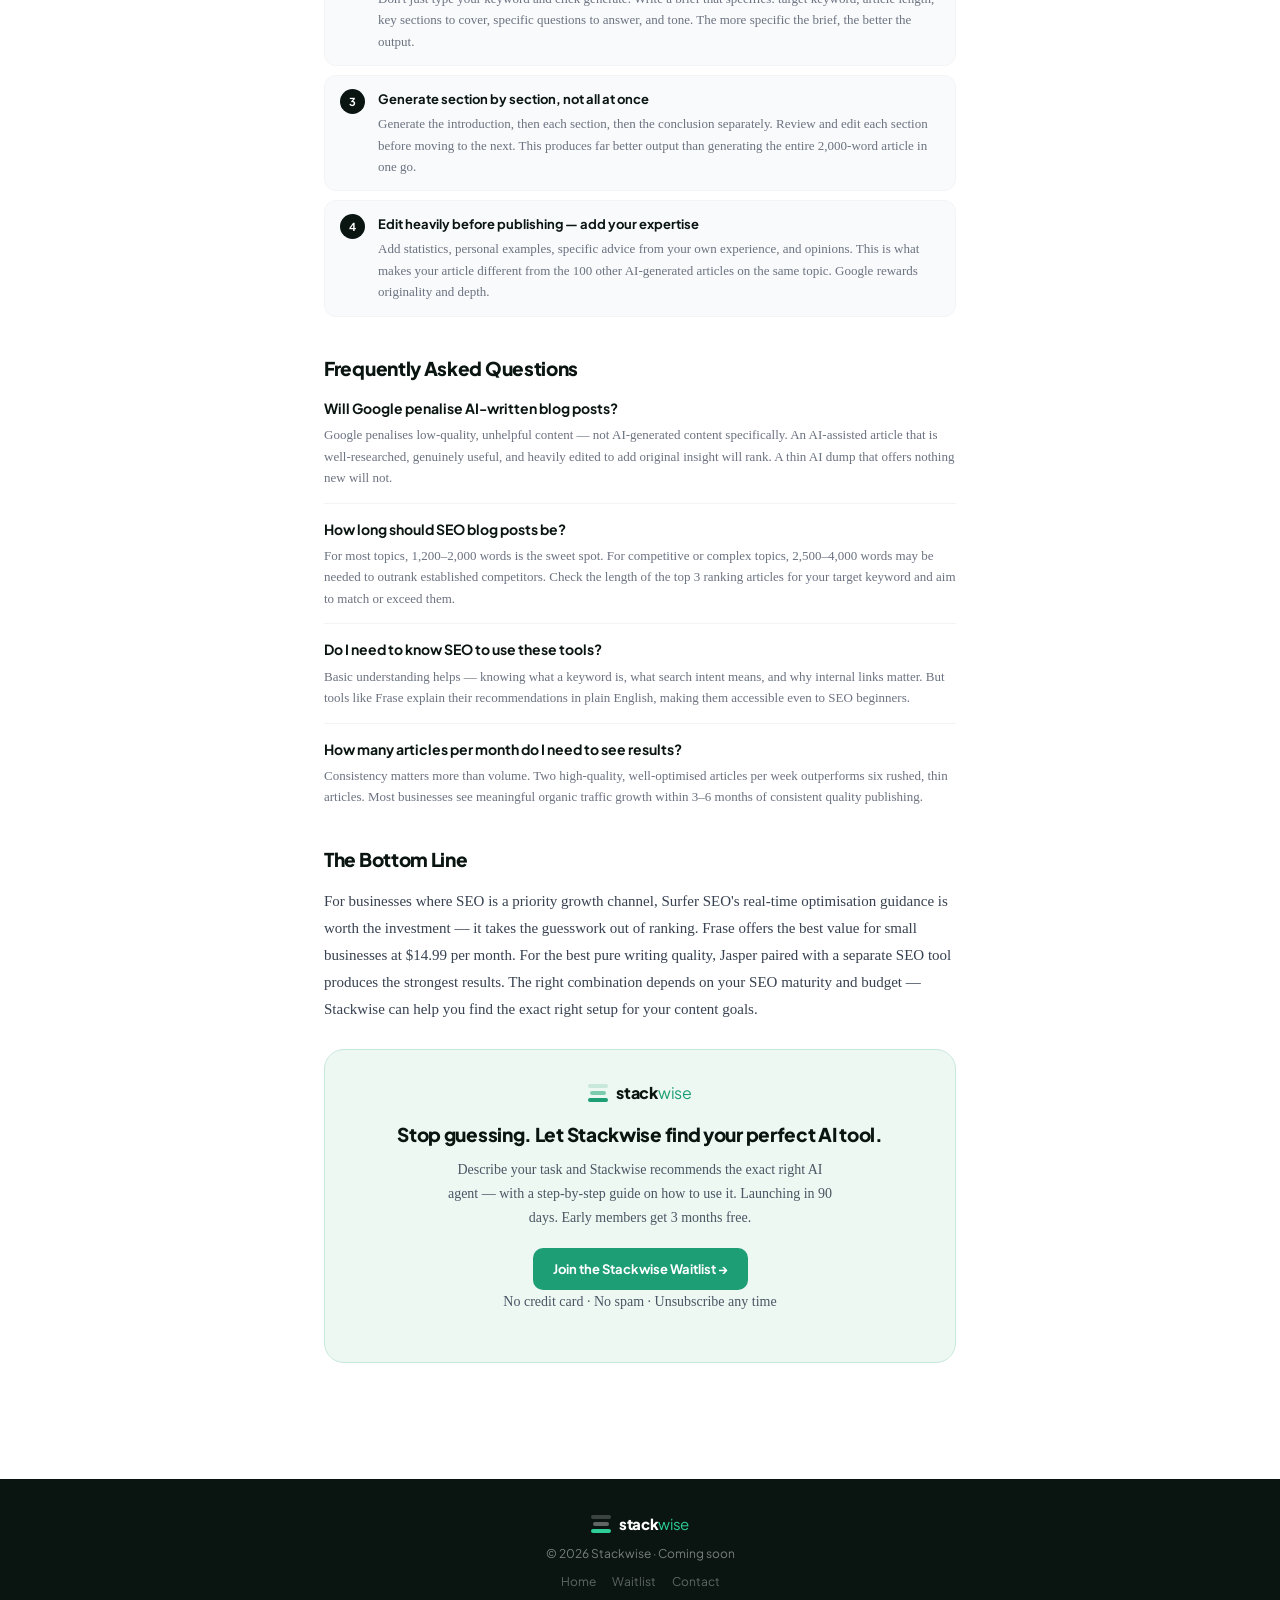
<file: best-ai-tool-for-seo-blog-posts.html>
<!DOCTYPE html>
<html lang="en">
<head>
<meta charset="UTF-8"/><meta name="viewport" content="width=device-width,initial-scale=1.0"/>
<title>Best AI Tool for Writing SEO Blog Posts in 2026 — Tested & Ranked | Stackwise</title>
<meta name="description" content="Write blog posts that actually rank on Google. We tested the top 3 AI tools for SEO content writing — with honest pros, cons, and a clear winner."/>
<link rel="canonical" href="https://stackwise-waitlist.netlify.app/best-ai-tool-for-seo-blog-posts"/>
<meta property="og:title" content="Best AI Tool for Writing SEO Blog Posts in 2026 — Tested & Ranked"/><meta property="og:description" content="Write blog posts that actually rank on Google. We tested the top 3 AI tools for SEO content writing — with honest pros, cons, and a clear winner."/>
<meta property="og:type" content="article"/>
<script type="application/ld+json">{"@context":"https://schema.org","@type":"Article","headline":"Best AI Tool for Writing SEO Blog Posts in 2026 — Tested & Ranked","author":{"@type":"Organization","name":"Stackwise"},"datePublished":"2026-03-24"}</script>
<link rel="preconnect" href="https://fonts.googleapis.com"/>
<link href="https://fonts.googleapis.com/css2?family=Plus+Jakarta+Sans:wght@400;600;700;800&display=swap" rel="stylesheet"/>
<link rel="stylesheet" href="articles.css"/>
</head>
<body>
<nav id="nav">
  <a href="index.html" class="nav-logo">
    <div class="logo-pills"><div class="lp lp1"></div><div class="lp lp2"></div><div class="lp lp3"></div></div>
    <div class="logo-text">stack<span>wise</span></div>
  </a>
  <a href="https://stackwise-waitlist.netlify.app/" target="_blank" class="nav-btn">Join Waitlist →</a>
</nav>
<div class="wrap">
  <div class="breadcrumb">
    <a href="index.html">Home</a><span>›</span><a href="index.html">AI Guides</a><span>›</span><span>SEO Blog Post Writing</span>
  </div>
  <div class="tags"><span class="tag">SEO</span><span class="tag">Blog Writing</span><span class="tag">Content Marketing</span><span class="tag">2026</span></div>
  <h1>Best AI Tool for Writing SEO Blog Posts in 2026 — Tested & Ranked</h1>
  <div class="byline">
    <span>By Stackwise Team</span><span>·</span><span>March 24, 2026</span><span>·</span><span>5 min read</span><span>·</span><span class="fresh">✓ Verified 2026</span>
  </div>
  <p class="intro">Writing a blog post that actually ranks on Google is harder than it looks. You need to match search intent, hit the right keyword density, structure headers correctly, achieve the right reading level, and cover the topic comprehensively — all while writing something genuinely useful. AI SEO writing tools combine content generation with optimisation guidance, making it possible to produce ranking-ready articles in hours rather than days.</p>

  <div class="tldr">
    <p class="tldr-label">TL;DR — Our Top Pick</p>
    <p class="tldr-tool">Surfer SEO</p>
    <p class="tldr-text">Surfer SEO is the most powerful tool for businesses serious about organic search. The real-time content scoring and NLP analysis tell you exactly what to write to beat your competitors — not just help you write faster. If SEO is a core part of your growth strategy, the investment pays for itself quickly.</p>
    <a href="https://stackwise-waitlist.netlify.app/" target="_blank" class="btn">Find the best tool for your task — Join Stackwise →</a>
  </div>

  <section>
    <h2>What to Look for in an AI Tool for SEO Blog Post Writing</h2>
    <div class="criteria"><div class="criterion"><div class="crit-num">1</div><div><h3>SEO Guidance Built In</h3><p class="crit-desc">The best tools don't just write — they guide. They show you which keywords to include, how often, which questions to answer, and how your article compares to the top-ranking competitors for your target term. Writing without this guidance is guessing.</p></div></div><div class="criterion"><div class="crit-num">2</div><div><h3>SERP Analysis</h3><p class="crit-desc">Understanding what's already ranking for your target keyword tells you exactly what your article needs to include. Tools that analyse the top 10 results and extract their common topics give you a significant competitive advantage.</p></div></div><div class="criterion"><div class="crit-num">3</div><div><h3>Output Quality — Not Just Quantity</h3><p class="crit-desc">Some AI tools produce fast, high-volume output that reads like it was written by a machine. For SEO, quality matters more than speed — a well-written 1,500 word article that engages readers beats a 3,000-word AI dump that no one finishes.</p></div></div><div class="criterion"><div class="crit-num">4</div><div><h3>Plagiarism and AI Detection Risk</h3><p class="crit-desc">Google penalises content that appears to be low-quality AI spam. Look for tools that produce unique, naturally varied output and give you enough control to edit heavily. Run output through Originality.ai before publishing to check.</p></div></div></div>
  </section>

  <section>
    <h2>Best AI Tools for SEO Blog Post Writing — Ranked</h2>
    <div class="tool-cards">
<div class="tool-card winner">
  <div class="winner-bar">⭐ EDITOR'S CHOICE</div>
  <div class="card-body">
    <div class="card-top">
      <div>
        <div class="card-name-row">
          <span class="card-rank">#1</span>
          <span class="card-name">Surfer SEO</span>
          <span class="badge badge-teal">Best Overall</span>
        </div>
        <p class="card-liner">SEO content editor with AI writing and real-time optimisation scores</p>
      </div>
      <div><p class="price-label">From</p><p class="price-val">$89/mo</p></div>
    </div>
    <div class="pros-cons">
      <div><p class="pc-label">Pros</p><div class="pc-item"><span class="pro">+</span>Real-time content score shows exactly how well-optimised your article is</div><div class="pc-item"><span class="pro">+</span>NLP analysis extracts the exact terms your article needs to include</div><div class="pc-item"><span class="pro">+</span>Direct integration with Google Docs and WordPress for smooth publishing</div></div>
      <div><p class="pc-label">Cons</p><div class="pc-item"><span class="con">−</span>Expensive — $89/mo is a significant investment for small businesses</div><div class="pc-item"><span class="con">−</span>Best results require understanding SEO fundamentals to interpret guidance</div></div>
    </div>
    <div class="verdict-box">
      <p class="verdict-for">Best for: Businesses serious about ranking and willing to invest in the right tool</p>
      <p class="verdict-text">Surfer SEO is the most powerful tool for businesses serious about organic search. The real-time content scoring and NLP analysis tell you exactly what to write to beat your competitors — not just help you write faster. If SEO is a core part of your growth strategy, the investment pays for itself quickly.</p>
    </div>
  </div>
</div>
<div class="tool-card">
  
  <div class="card-body">
    <div class="card-top">
      <div>
        <div class="card-name-row">
          <span class="card-rank">#2</span>
          <span class="card-name">Frase</span>
          <span class="badge badge-gray">Best Value</span>
        </div>
        <p class="card-liner">AI writer and SEO research tool at a fraction of Surfer's price</p>
      </div>
      <div><p class="price-label">From</p><p class="price-val">$14.99/mo</p></div>
    </div>
    <div class="pros-cons">
      <div><p class="pc-label">Pros</p><div class="pc-item"><span class="pro">+</span>SERP analysis identifies exactly what top-ranking articles cover</div><div class="pc-item"><span class="pro">+</span>AI writing assistance built directly into the SEO research workflow</div><div class="pc-item"><span class="pro">+</span>Far more affordable than Surfer for equivalent core features</div></div>
      <div><p class="pc-label">Cons</p><div class="pc-item"><span class="con">−</span>Content scoring less sophisticated than Surfer</div><div class="pc-item"><span class="con">−</span>AI writing quality slightly lower on complex or technical topics</div></div>
    </div>
    <div class="verdict-box">
      <p class="verdict-for">Best for: Small businesses wanting SEO guidance without paying Surfer's premium</p>
      <p class="verdict-text">Frase offers 80% of Surfer's functionality at a fraction of the price, making it the best value option for small businesses. The SERP research and AI writing combination is genuinely powerful, and the $14.99 price point makes it accessible to businesses that can't justify Surfer's premium.</p>
    </div>
  </div>
</div>
<div class="tool-card">
  
  <div class="card-body">
    <div class="card-top">
      <div>
        <div class="card-name-row">
          <span class="card-rank">#3</span>
          <span class="card-name">Jasper</span>
          <span class="badge badge-blue">Best Writing Quality</span>
        </div>
        <p class="card-liner">Premium AI writer that produces the most natural-sounding long-form content</p>
      </div>
      <div><p class="price-label">From</p><p class="price-val">$49/mo</p></div>
    </div>
    <div class="pros-cons">
      <div><p class="pc-label">Pros</p><div class="pc-item"><span class="pro">+</span>Produces the most naturally written, engaging long-form content</div><div class="pc-item"><span class="pro">+</span>Brand voice training ensures consistent tone across all articles</div><div class="pc-item"><span class="pro">+</span>Wide range of content templates for different article formats</div></div>
      <div><p class="pc-label">Cons</p><div class="pc-item"><span class="con">−</span>Limited built-in SEO guidance — you need to combine with an SEO tool</div><div class="pc-item"><span class="con">−</span>More expensive than Frase for writing-only use cases</div></div>
    </div>
    <div class="verdict-box">
      <p class="verdict-for">Best for: Businesses that prioritise writing quality over technical SEO optimisation</p>
      <p class="verdict-text">Jasper produces the most natural, engaging blog content of any AI writing tool — output that genuinely reads like an expert wrote it. For the best results on SEO, pair Jasper's writing quality with Frase's SEO research to get both optimisation guidance and excellent output quality.</p>
    </div>
  </div>
</div></div>
  </section>

  <div class="mid-cta">
    <h3>Not sure which tool fits your exact situation?</h3>
    <p>Stackwise analyses your task, budget, and workflow — then recommends the perfect AI agent with a step-by-step guide. Launching in 90 days.</p>
    <a href="https://stackwise-waitlist.netlify.app/" target="_blank" class="btn btn-dark">Join the Stackwise Waitlist — Free Early Access →</a>
    <p class="mid-note">No credit card · No spam · Early members get 3 months free</p>
  </div>

  <section>
    <h2>Quick Comparison</h2>
    <div class="table-wrap">
      <table><thead><tr><th>Tool</th><th>Free Tier</th><th>Ease of Use</th><th>Best For</th><th>Price</th></tr></thead>
      <tbody><tr class="top-row"><td class="td-tool">Surfer SEO<span class="top-sm">Top Pick</span></td><td>No</td><td>★★★☆☆</td><td>SEO-focused businesses</td><td>$89/mo</td></tr><tr><td class="td-tool">Frase</td><td>No</td><td>★★★★☆</td><td>Small businesses, value-seekers</td><td>$14.99/mo</td></tr><tr><td class="td-tool">Jasper</td><td>No</td><td>★★★★★</td><td>Writing quality priority</td><td>$49/mo</td></tr></tbody></table>
    </div>
  </section>

  <section>
    <h2>Step-by-Step: How to Get Started</h2>
    <div class="steps"><div class="step"><div class="step-num"><span>1</span></div><div><p class="step-title">Research your target keyword before writing a single word</p><p class="step-desc">Use Google's 'People also ask' section, Surfer or Frase's SERP analysis, or even just read the top 5 ranking articles. Know what questions your article needs to answer before the AI starts generating content.</p></div></div><div class="step"><div class="step-num"><span>2</span></div><div><p class="step-title">Create a detailed brief for the AI to follow</p><p class="step-desc">Don't just type your keyword and click generate. Write a brief that specifies: target keyword, article length, key sections to cover, specific questions to answer, and tone. The more specific the brief, the better the output.</p></div></div><div class="step"><div class="step-num"><span>3</span></div><div><p class="step-title">Generate section by section, not all at once</p><p class="step-desc">Generate the introduction, then each section, then the conclusion separately. Review and edit each section before moving to the next. This produces far better output than generating the entire 2,000-word article in one go.</p></div></div><div class="step"><div class="step-num"><span>4</span></div><div><p class="step-title">Edit heavily before publishing — add your expertise</p><p class="step-desc">Add statistics, personal examples, specific advice from your own experience, and opinions. This is what makes your article different from the 100 other AI-generated articles on the same topic. Google rewards originality and depth.</p></div></div></div>
  </section>

  <section>
    <h2>Frequently Asked Questions</h2>
    <div><div class="faq-item"><p class="faq-q">Will Google penalise AI-written blog posts?</p><p class="faq-a">Google penalises low-quality, unhelpful content — not AI-generated content specifically. An AI-assisted article that is well-researched, genuinely useful, and heavily edited to add original insight will rank. A thin AI dump that offers nothing new will not.</p></div><div class="faq-item"><p class="faq-q">How long should SEO blog posts be?</p><p class="faq-a">For most topics, 1,200–2,000 words is the sweet spot. For competitive or complex topics, 2,500–4,000 words may be needed to outrank established competitors. Check the length of the top 3 ranking articles for your target keyword and aim to match or exceed them.</p></div><div class="faq-item"><p class="faq-q">Do I need to know SEO to use these tools?</p><p class="faq-a">Basic understanding helps — knowing what a keyword is, what search intent means, and why internal links matter. But tools like Frase explain their recommendations in plain English, making them accessible even to SEO beginners.</p></div><div class="faq-item"><p class="faq-q">How many articles per month do I need to see results?</p><p class="faq-a">Consistency matters more than volume. Two high-quality, well-optimised articles per week outperforms six rushed, thin articles. Most businesses see meaningful organic traffic growth within 3–6 months of consistent quality publishing.</p></div></div>
  </section>

  <section>
    <h2>The Bottom Line</h2>
    <p class="conclusion-text">For businesses where SEO is a priority growth channel, Surfer SEO's real-time optimisation guidance is worth the investment — it takes the guesswork out of ranking. Frase offers the best value for small businesses at $14.99 per month. For the best pure writing quality, Jasper paired with a separate SEO tool produces the strongest results. The right combination depends on your SEO maturity and budget — Stackwise can help you find the exact right setup for your content goals.</p>
    <div class="final-cta">
      <div class="final-logo">
        <div style="display:flex;align-items:center;gap:8px;font-family:'Plus Jakarta Sans',sans-serif;">
          <div class="logo-pills"><div class="lp lp1"></div><div class="lp lp2"></div><div class="lp lp3"></div></div>
          <div class="logo-text">stack<span>wise</span></div>
        </div>
      </div>
      <h2>Stop guessing. Let Stackwise find your perfect AI tool.</h2>
      <p>Describe your task and Stackwise recommends the exact right AI agent — with a step-by-step guide on how to use it. Launching in 90 days. Early members get 3 months free.</p>
      <a href="https://stackwise-waitlist.netlify.app/" target="_blank" class="btn">Join the Stackwise Waitlist →</a>
      <p class="final-note">No credit card · No spam · Unsubscribe any time</p>
    </div>
  </section>
</div>
<footer>
  <div class="f-logo">
    <div class="logo-pills">
      <div class="lp lp1" style="background:rgba(255,255,255,0.2);"></div>
      <div class="lp lp2" style="background:rgba(255,255,255,0.35);margin-left:2px;"></div>
      <div class="lp lp3" style="background:#2DCE97;"></div>
    </div>
    <div class="logo-text" style="color:white;font-size:15px;font-family:'Plus Jakarta Sans',sans-serif;">stack<span style="color:#2DCE97;">wise</span></div>
  </div>
  <div>© 2026 Stackwise · Coming soon</div>
  <div class="f-links"><a href="index.html">Home</a><a href="https://stackwise-waitlist.netlify.app/" target="_blank">Waitlist</a><a href="mailto:hello@stackwise.app">Contact</a></div>
</footer>
<script>window.addEventListener('scroll',function(){document.getElementById('nav').classList.toggle('scrolled',window.scrollY>10);},{passive:true});</script>
</body></html>
</file>
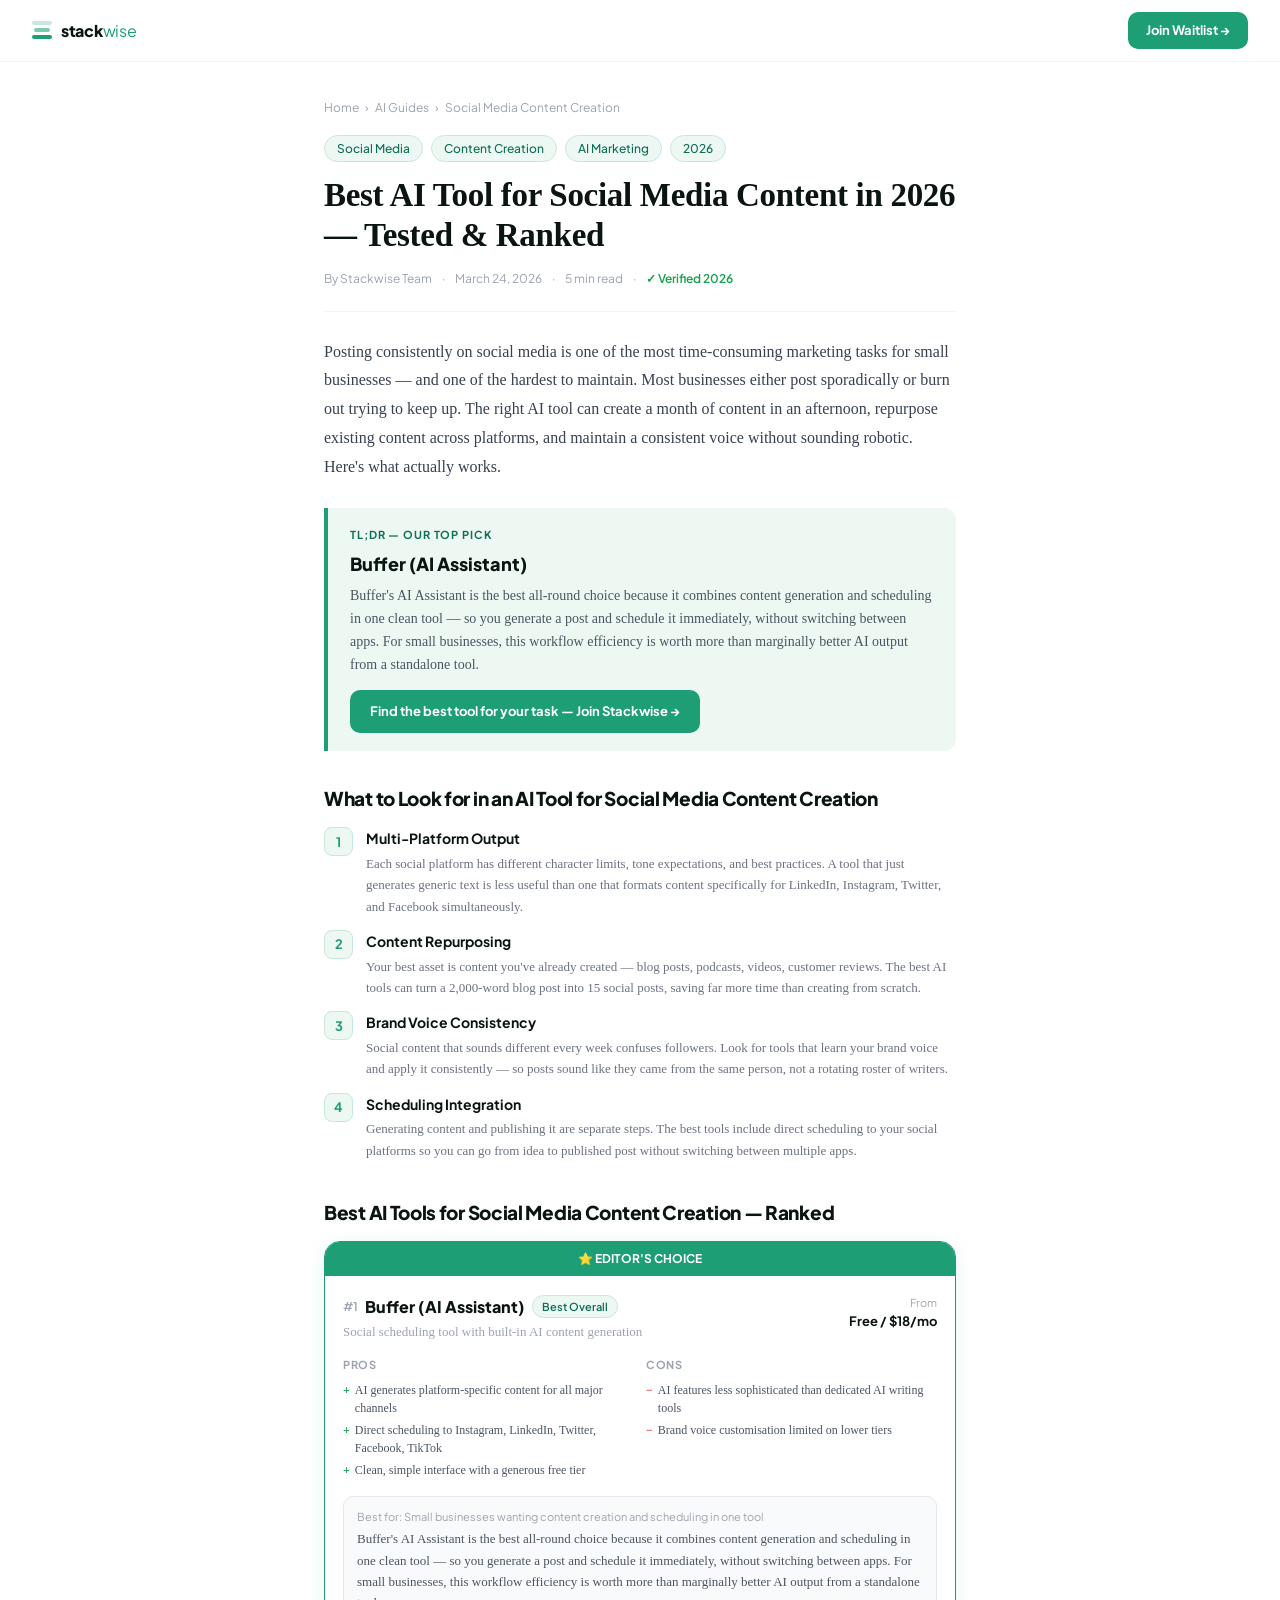
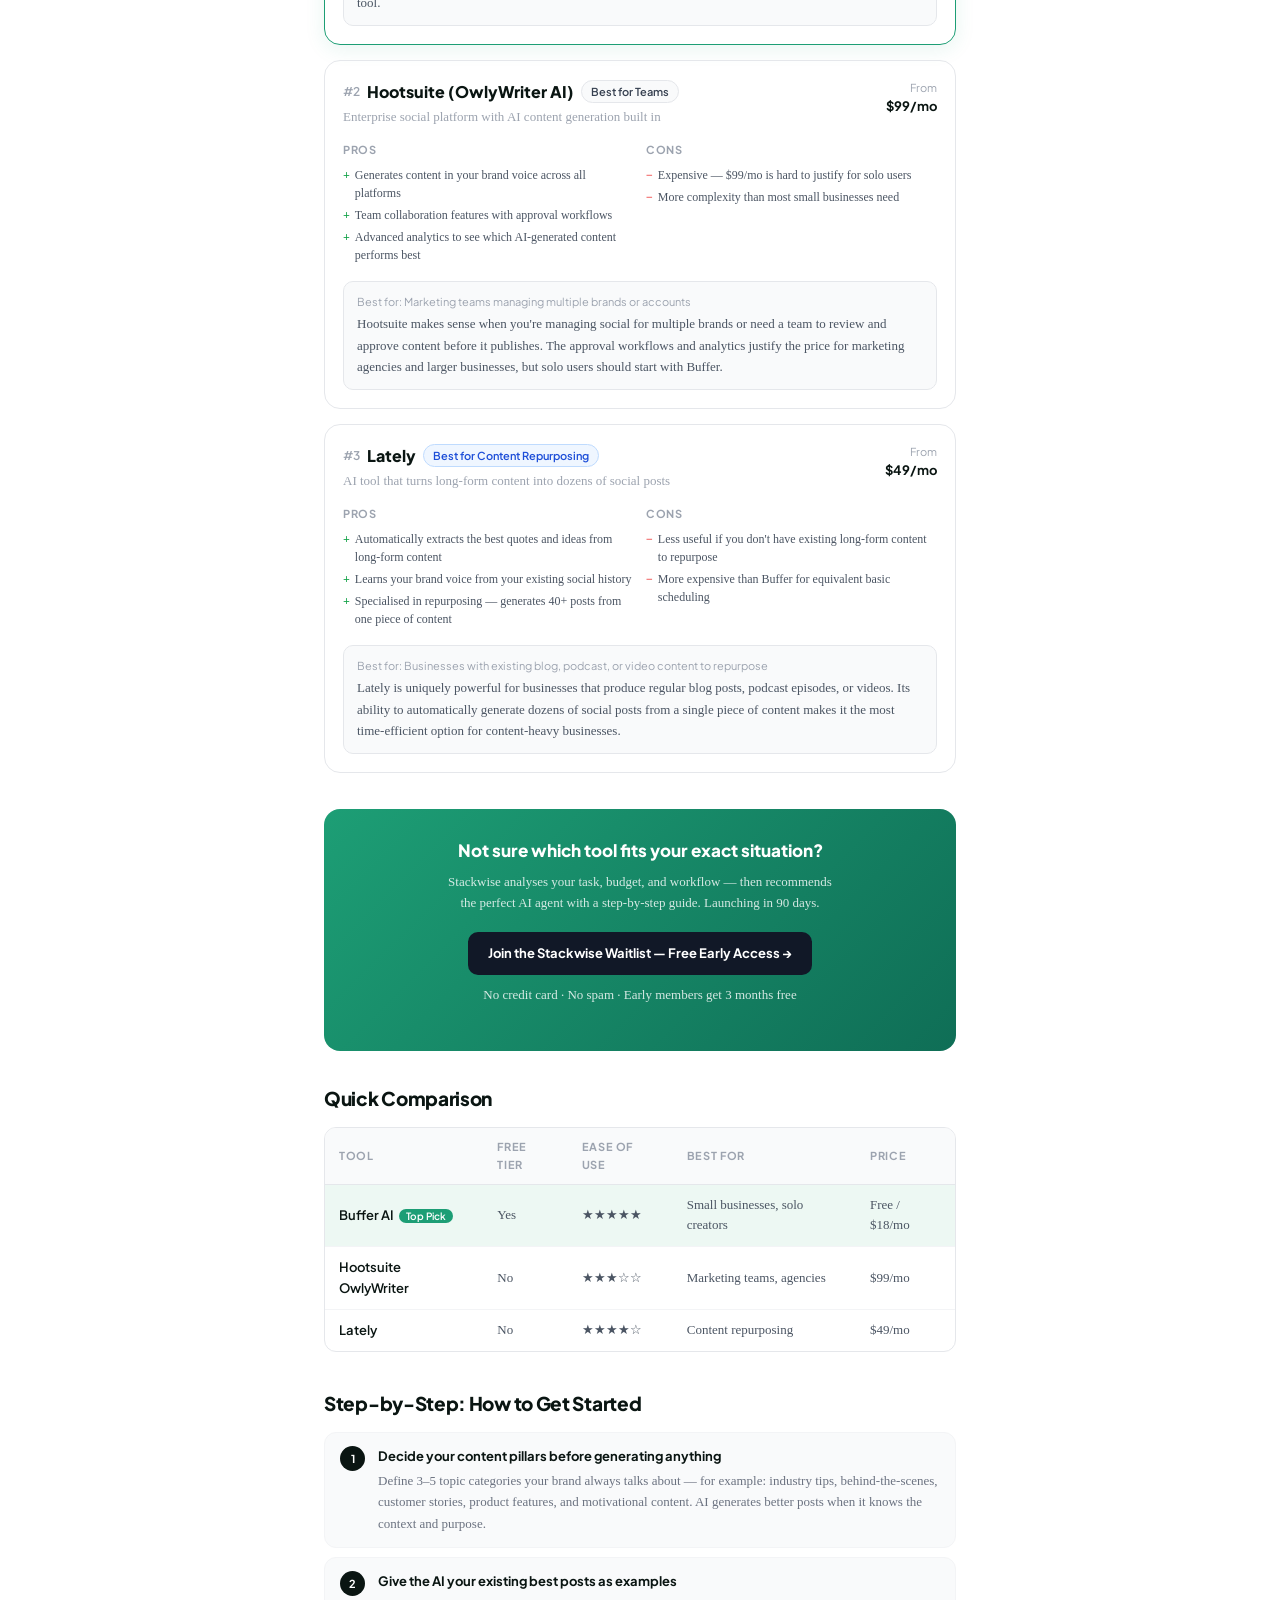
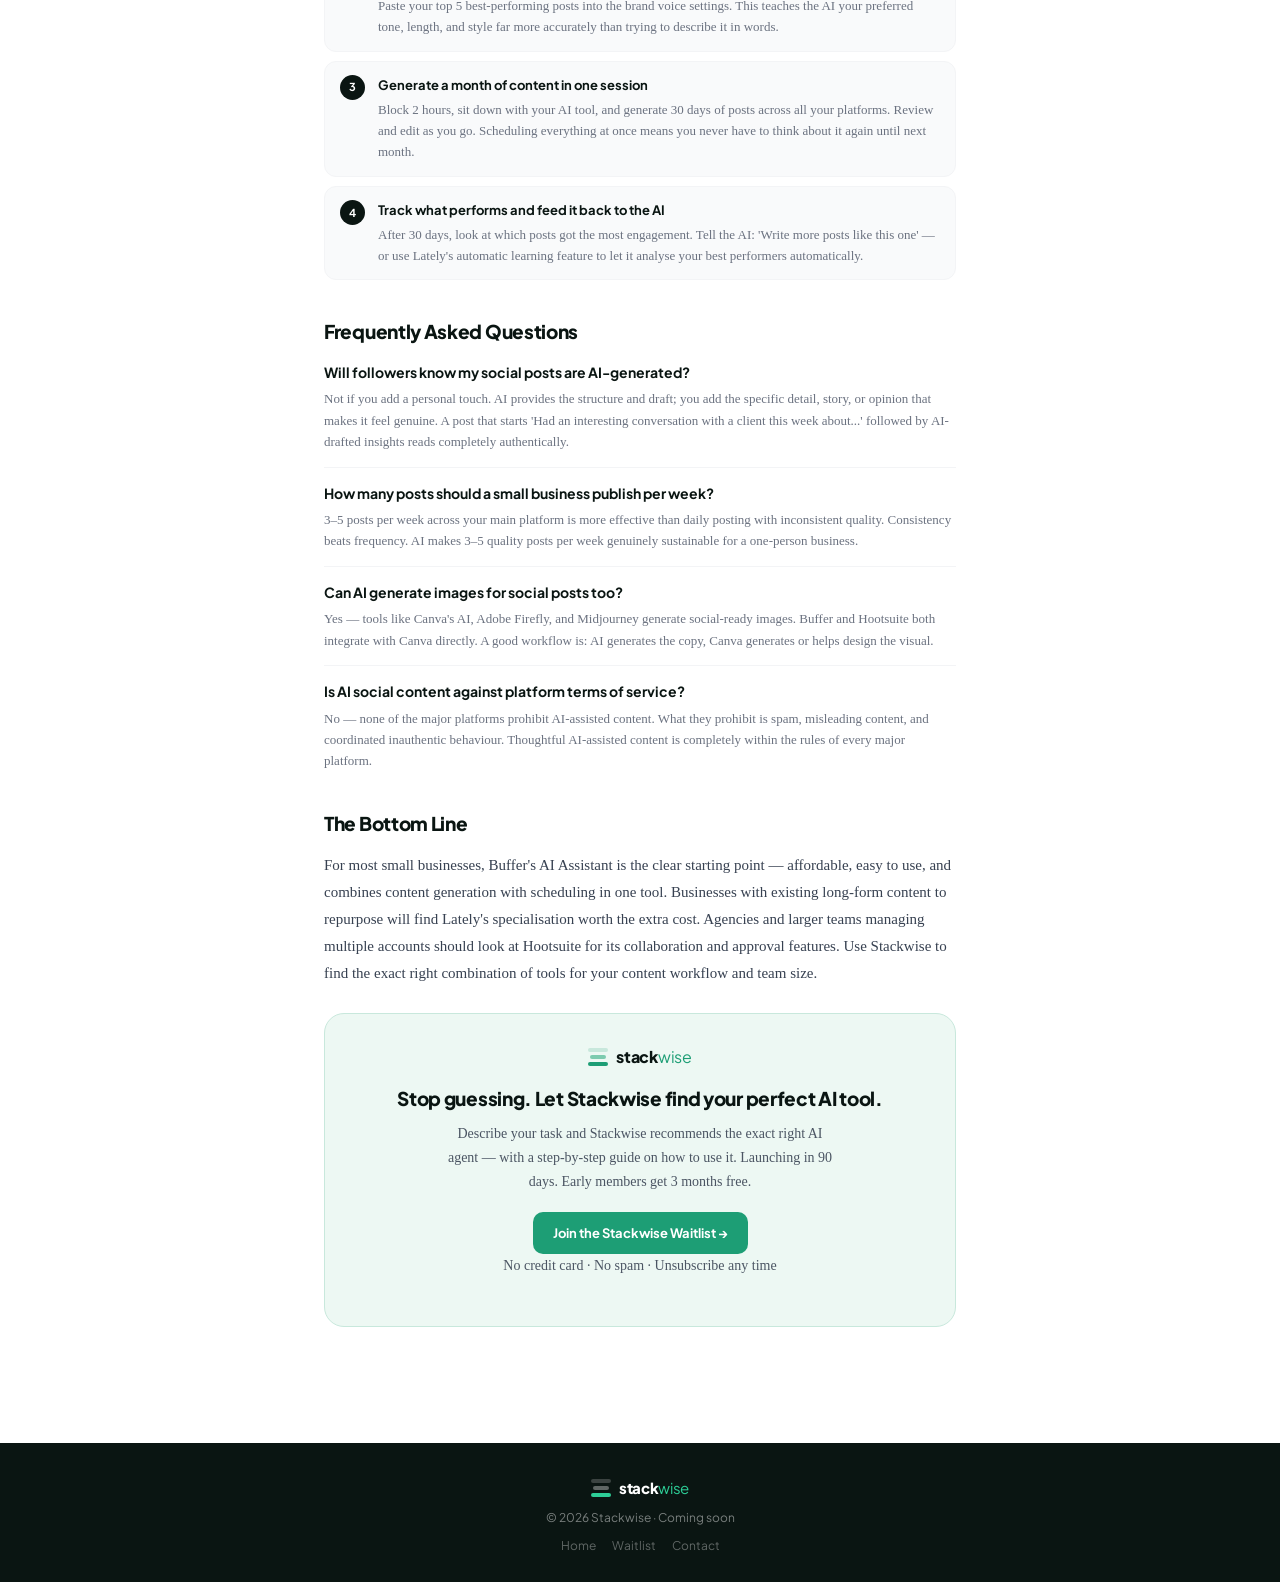
<file: best-ai-tool-for-social-media-content.html>
<!DOCTYPE html>
<html lang="en">
<head>
<meta charset="UTF-8"/><meta name="viewport" content="width=device-width,initial-scale=1.0"/>
<title>Best AI Tool for Social Media Content in 2026 — Tested & Ranked | Stackwise</title>
<meta name="description" content="Create a month of social media content in one afternoon. We ranked the top 3 AI tools for social content creation — with honest pros, cons, and a clear winner."/>
<link rel="canonical" href="https://stackwise-waitlist.netlify.app/best-ai-tool-for-social-media-content"/>
<meta property="og:title" content="Best AI Tool for Social Media Content in 2026 — Tested & Ranked"/><meta property="og:description" content="Create a month of social media content in one afternoon. We ranked the top 3 AI tools for social content creation — with honest pros, cons, and a clear winner."/>
<meta property="og:type" content="article"/>
<script type="application/ld+json">{"@context":"https://schema.org","@type":"Article","headline":"Best AI Tool for Social Media Content in 2026 — Tested & Ranked","author":{"@type":"Organization","name":"Stackwise"},"datePublished":"2026-03-24"}</script>
<link rel="preconnect" href="https://fonts.googleapis.com"/>
<link href="https://fonts.googleapis.com/css2?family=Plus+Jakarta+Sans:wght@400;600;700;800&display=swap" rel="stylesheet"/>
<link rel="stylesheet" href="articles.css"/>
</head>
<body>
<nav id="nav">
  <a href="index.html" class="nav-logo">
    <div class="logo-pills"><div class="lp lp1"></div><div class="lp lp2"></div><div class="lp lp3"></div></div>
    <div class="logo-text">stack<span>wise</span></div>
  </a>
  <a href="https://stackwise-waitlist.netlify.app/" target="_blank" class="nav-btn">Join Waitlist →</a>
</nav>
<div class="wrap">
  <div class="breadcrumb">
    <a href="index.html">Home</a><span>›</span><a href="index.html">AI Guides</a><span>›</span><span>Social Media Content Creation</span>
  </div>
  <div class="tags"><span class="tag">Social Media</span><span class="tag">Content Creation</span><span class="tag">AI Marketing</span><span class="tag">2026</span></div>
  <h1>Best AI Tool for Social Media Content in 2026 — Tested & Ranked</h1>
  <div class="byline">
    <span>By Stackwise Team</span><span>·</span><span>March 24, 2026</span><span>·</span><span>5 min read</span><span>·</span><span class="fresh">✓ Verified 2026</span>
  </div>
  <p class="intro">Posting consistently on social media is one of the most time-consuming marketing tasks for small businesses — and one of the hardest to maintain. Most businesses either post sporadically or burn out trying to keep up. The right AI tool can create a month of content in an afternoon, repurpose existing content across platforms, and maintain a consistent voice without sounding robotic. Here's what actually works.</p>

  <div class="tldr">
    <p class="tldr-label">TL;DR — Our Top Pick</p>
    <p class="tldr-tool">Buffer (AI Assistant)</p>
    <p class="tldr-text">Buffer's AI Assistant is the best all-round choice because it combines content generation and scheduling in one clean tool — so you generate a post and schedule it immediately, without switching between apps. For small businesses, this workflow efficiency is worth more than marginally better AI output from a standalone tool.</p>
    <a href="https://stackwise-waitlist.netlify.app/" target="_blank" class="btn">Find the best tool for your task — Join Stackwise →</a>
  </div>

  <section>
    <h2>What to Look for in an AI Tool for Social Media Content Creation</h2>
    <div class="criteria"><div class="criterion"><div class="crit-num">1</div><div><h3>Multi-Platform Output</h3><p class="crit-desc">Each social platform has different character limits, tone expectations, and best practices. A tool that just generates generic text is less useful than one that formats content specifically for LinkedIn, Instagram, Twitter, and Facebook simultaneously.</p></div></div><div class="criterion"><div class="crit-num">2</div><div><h3>Content Repurposing</h3><p class="crit-desc">Your best asset is content you've already created — blog posts, podcasts, videos, customer reviews. The best AI tools can turn a 2,000-word blog post into 15 social posts, saving far more time than creating from scratch.</p></div></div><div class="criterion"><div class="crit-num">3</div><div><h3>Brand Voice Consistency</h3><p class="crit-desc">Social content that sounds different every week confuses followers. Look for tools that learn your brand voice and apply it consistently — so posts sound like they came from the same person, not a rotating roster of writers.</p></div></div><div class="criterion"><div class="crit-num">4</div><div><h3>Scheduling Integration</h3><p class="crit-desc">Generating content and publishing it are separate steps. The best tools include direct scheduling to your social platforms so you can go from idea to published post without switching between multiple apps.</p></div></div></div>
  </section>

  <section>
    <h2>Best AI Tools for Social Media Content Creation — Ranked</h2>
    <div class="tool-cards">
<div class="tool-card winner">
  <div class="winner-bar">⭐ EDITOR'S CHOICE</div>
  <div class="card-body">
    <div class="card-top">
      <div>
        <div class="card-name-row">
          <span class="card-rank">#1</span>
          <span class="card-name">Buffer (AI Assistant)</span>
          <span class="badge badge-teal">Best Overall</span>
        </div>
        <p class="card-liner">Social scheduling tool with built-in AI content generation</p>
      </div>
      <div><p class="price-label">From</p><p class="price-val">Free / $18/mo</p></div>
    </div>
    <div class="pros-cons">
      <div><p class="pc-label">Pros</p><div class="pc-item"><span class="pro">+</span>AI generates platform-specific content for all major channels</div><div class="pc-item"><span class="pro">+</span>Direct scheduling to Instagram, LinkedIn, Twitter, Facebook, TikTok</div><div class="pc-item"><span class="pro">+</span>Clean, simple interface with a generous free tier</div></div>
      <div><p class="pc-label">Cons</p><div class="pc-item"><span class="con">−</span>AI features less sophisticated than dedicated AI writing tools</div><div class="pc-item"><span class="con">−</span>Brand voice customisation limited on lower tiers</div></div>
    </div>
    <div class="verdict-box">
      <p class="verdict-for">Best for: Small businesses wanting content creation and scheduling in one tool</p>
      <p class="verdict-text">Buffer's AI Assistant is the best all-round choice because it combines content generation and scheduling in one clean tool — so you generate a post and schedule it immediately, without switching between apps. For small businesses, this workflow efficiency is worth more than marginally better AI output from a standalone tool.</p>
    </div>
  </div>
</div>
<div class="tool-card">
  
  <div class="card-body">
    <div class="card-top">
      <div>
        <div class="card-name-row">
          <span class="card-rank">#2</span>
          <span class="card-name">Hootsuite (OwlyWriter AI)</span>
          <span class="badge badge-gray">Best for Teams</span>
        </div>
        <p class="card-liner">Enterprise social platform with AI content generation built in</p>
      </div>
      <div><p class="price-label">From</p><p class="price-val">$99/mo</p></div>
    </div>
    <div class="pros-cons">
      <div><p class="pc-label">Pros</p><div class="pc-item"><span class="pro">+</span>Generates content in your brand voice across all platforms</div><div class="pc-item"><span class="pro">+</span>Team collaboration features with approval workflows</div><div class="pc-item"><span class="pro">+</span>Advanced analytics to see which AI-generated content performs best</div></div>
      <div><p class="pc-label">Cons</p><div class="pc-item"><span class="con">−</span>Expensive — $99/mo is hard to justify for solo users</div><div class="pc-item"><span class="con">−</span>More complexity than most small businesses need</div></div>
    </div>
    <div class="verdict-box">
      <p class="verdict-for">Best for: Marketing teams managing multiple brands or accounts</p>
      <p class="verdict-text">Hootsuite makes sense when you're managing social for multiple brands or need a team to review and approve content before it publishes. The approval workflows and analytics justify the price for marketing agencies and larger businesses, but solo users should start with Buffer.</p>
    </div>
  </div>
</div>
<div class="tool-card">
  
  <div class="card-body">
    <div class="card-top">
      <div>
        <div class="card-name-row">
          <span class="card-rank">#3</span>
          <span class="card-name">Lately</span>
          <span class="badge badge-blue">Best for Content Repurposing</span>
        </div>
        <p class="card-liner">AI tool that turns long-form content into dozens of social posts</p>
      </div>
      <div><p class="price-label">From</p><p class="price-val">$49/mo</p></div>
    </div>
    <div class="pros-cons">
      <div><p class="pc-label">Pros</p><div class="pc-item"><span class="pro">+</span>Automatically extracts the best quotes and ideas from long-form content</div><div class="pc-item"><span class="pro">+</span>Learns your brand voice from your existing social history</div><div class="pc-item"><span class="pro">+</span>Specialised in repurposing — generates 40+ posts from one piece of content</div></div>
      <div><p class="pc-label">Cons</p><div class="pc-item"><span class="con">−</span>Less useful if you don't have existing long-form content to repurpose</div><div class="pc-item"><span class="con">−</span>More expensive than Buffer for equivalent basic scheduling</div></div>
    </div>
    <div class="verdict-box">
      <p class="verdict-for">Best for: Businesses with existing blog, podcast, or video content to repurpose</p>
      <p class="verdict-text">Lately is uniquely powerful for businesses that produce regular blog posts, podcast episodes, or videos. Its ability to automatically generate dozens of social posts from a single piece of content makes it the most time-efficient option for content-heavy businesses.</p>
    </div>
  </div>
</div></div>
  </section>

  <div class="mid-cta">
    <h3>Not sure which tool fits your exact situation?</h3>
    <p>Stackwise analyses your task, budget, and workflow — then recommends the perfect AI agent with a step-by-step guide. Launching in 90 days.</p>
    <a href="https://stackwise-waitlist.netlify.app/" target="_blank" class="btn btn-dark">Join the Stackwise Waitlist — Free Early Access →</a>
    <p class="mid-note">No credit card · No spam · Early members get 3 months free</p>
  </div>

  <section>
    <h2>Quick Comparison</h2>
    <div class="table-wrap">
      <table><thead><tr><th>Tool</th><th>Free Tier</th><th>Ease of Use</th><th>Best For</th><th>Price</th></tr></thead>
      <tbody><tr class="top-row"><td class="td-tool">Buffer AI<span class="top-sm">Top Pick</span></td><td>Yes</td><td>★★★★★</td><td>Small businesses, solo creators</td><td>Free / $18/mo</td></tr><tr><td class="td-tool">Hootsuite OwlyWriter</td><td>No</td><td>★★★☆☆</td><td>Marketing teams, agencies</td><td>$99/mo</td></tr><tr><td class="td-tool">Lately</td><td>No</td><td>★★★★☆</td><td>Content repurposing</td><td>$49/mo</td></tr></tbody></table>
    </div>
  </section>

  <section>
    <h2>Step-by-Step: How to Get Started</h2>
    <div class="steps"><div class="step"><div class="step-num"><span>1</span></div><div><p class="step-title">Decide your content pillars before generating anything</p><p class="step-desc">Define 3–5 topic categories your brand always talks about — for example: industry tips, behind-the-scenes, customer stories, product features, and motivational content. AI generates better posts when it knows the context and purpose.</p></div></div><div class="step"><div class="step-num"><span>2</span></div><div><p class="step-title">Give the AI your existing best posts as examples</p><p class="step-desc">Paste your top 5 best-performing posts into the brand voice settings. This teaches the AI your preferred tone, length, and style far more accurately than trying to describe it in words.</p></div></div><div class="step"><div class="step-num"><span>3</span></div><div><p class="step-title">Generate a month of content in one session</p><p class="step-desc">Block 2 hours, sit down with your AI tool, and generate 30 days of posts across all your platforms. Review and edit as you go. Scheduling everything at once means you never have to think about it again until next month.</p></div></div><div class="step"><div class="step-num"><span>4</span></div><div><p class="step-title">Track what performs and feed it back to the AI</p><p class="step-desc">After 30 days, look at which posts got the most engagement. Tell the AI: 'Write more posts like this one' — or use Lately's automatic learning feature to let it analyse your best performers automatically.</p></div></div></div>
  </section>

  <section>
    <h2>Frequently Asked Questions</h2>
    <div><div class="faq-item"><p class="faq-q">Will followers know my social posts are AI-generated?</p><p class="faq-a">Not if you add a personal touch. AI provides the structure and draft; you add the specific detail, story, or opinion that makes it feel genuine. A post that starts 'Had an interesting conversation with a client this week about...' followed by AI-drafted insights reads completely authentically.</p></div><div class="faq-item"><p class="faq-q">How many posts should a small business publish per week?</p><p class="faq-a">3–5 posts per week across your main platform is more effective than daily posting with inconsistent quality. Consistency beats frequency. AI makes 3–5 quality posts per week genuinely sustainable for a one-person business.</p></div><div class="faq-item"><p class="faq-q">Can AI generate images for social posts too?</p><p class="faq-a">Yes — tools like Canva's AI, Adobe Firefly, and Midjourney generate social-ready images. Buffer and Hootsuite both integrate with Canva directly. A good workflow is: AI generates the copy, Canva generates or helps design the visual.</p></div><div class="faq-item"><p class="faq-q">Is AI social content against platform terms of service?</p><p class="faq-a">No — none of the major platforms prohibit AI-assisted content. What they prohibit is spam, misleading content, and coordinated inauthentic behaviour. Thoughtful AI-assisted content is completely within the rules of every major platform.</p></div></div>
  </section>

  <section>
    <h2>The Bottom Line</h2>
    <p class="conclusion-text">For most small businesses, Buffer's AI Assistant is the clear starting point — affordable, easy to use, and combines content generation with scheduling in one tool. Businesses with existing long-form content to repurpose will find Lately's specialisation worth the extra cost. Agencies and larger teams managing multiple accounts should look at Hootsuite for its collaboration and approval features. Use Stackwise to find the exact right combination of tools for your content workflow and team size.</p>
    <div class="final-cta">
      <div class="final-logo">
        <div style="display:flex;align-items:center;gap:8px;font-family:'Plus Jakarta Sans',sans-serif;">
          <div class="logo-pills"><div class="lp lp1"></div><div class="lp lp2"></div><div class="lp lp3"></div></div>
          <div class="logo-text">stack<span>wise</span></div>
        </div>
      </div>
      <h2>Stop guessing. Let Stackwise find your perfect AI tool.</h2>
      <p>Describe your task and Stackwise recommends the exact right AI agent — with a step-by-step guide on how to use it. Launching in 90 days. Early members get 3 months free.</p>
      <a href="https://stackwise-waitlist.netlify.app/" target="_blank" class="btn">Join the Stackwise Waitlist →</a>
      <p class="final-note">No credit card · No spam · Unsubscribe any time</p>
    </div>
  </section>
</div>
<footer>
  <div class="f-logo">
    <div class="logo-pills">
      <div class="lp lp1" style="background:rgba(255,255,255,0.2);"></div>
      <div class="lp lp2" style="background:rgba(255,255,255,0.35);margin-left:2px;"></div>
      <div class="lp lp3" style="background:#2DCE97;"></div>
    </div>
    <div class="logo-text" style="color:white;font-size:15px;font-family:'Plus Jakarta Sans',sans-serif;">stack<span style="color:#2DCE97;">wise</span></div>
  </div>
  <div>© 2026 Stackwise · Coming soon</div>
  <div class="f-links"><a href="index.html">Home</a><a href="https://stackwise-waitlist.netlify.app/" target="_blank">Waitlist</a><a href="mailto:hello@stackwise.app">Contact</a></div>
</footer>
<script>window.addEventListener('scroll',function(){document.getElementById('nav').classList.toggle('scrolled',window.scrollY>10);},{passive:true});</script>
</body></html>
</file>
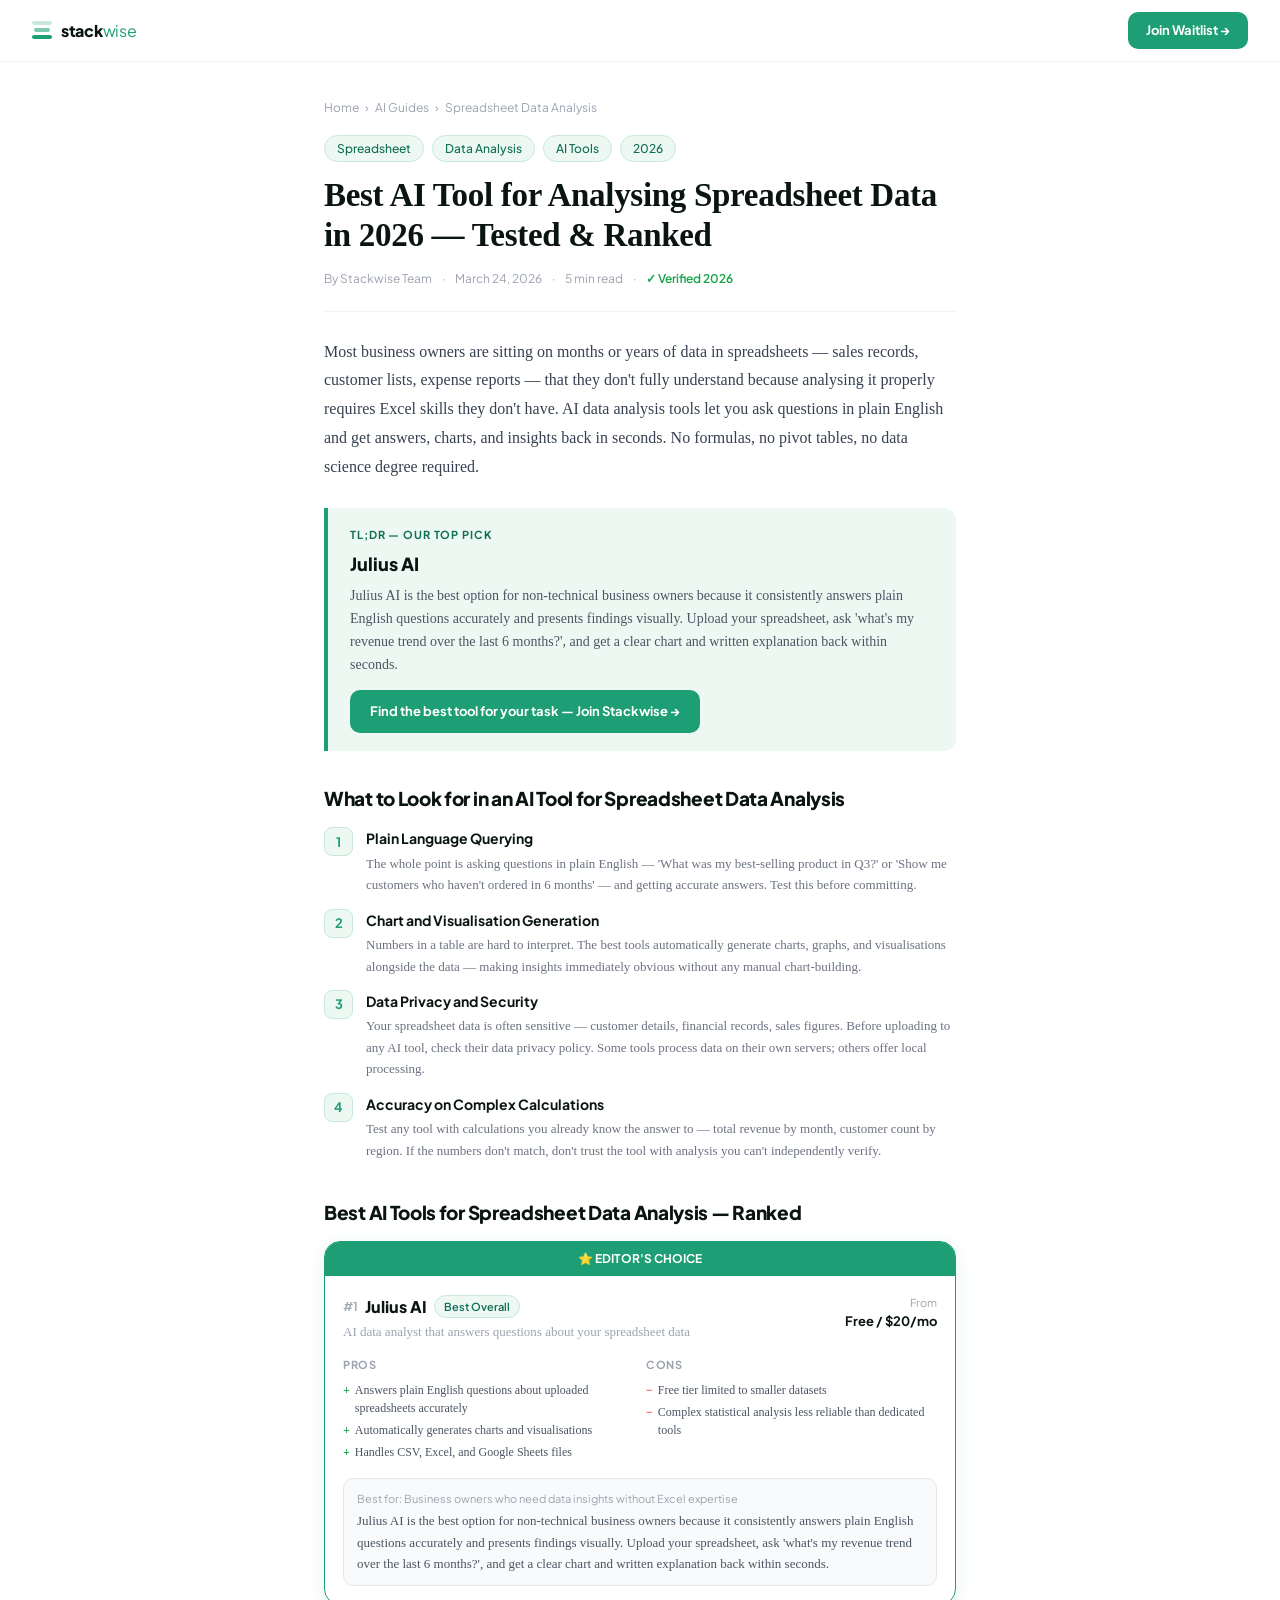
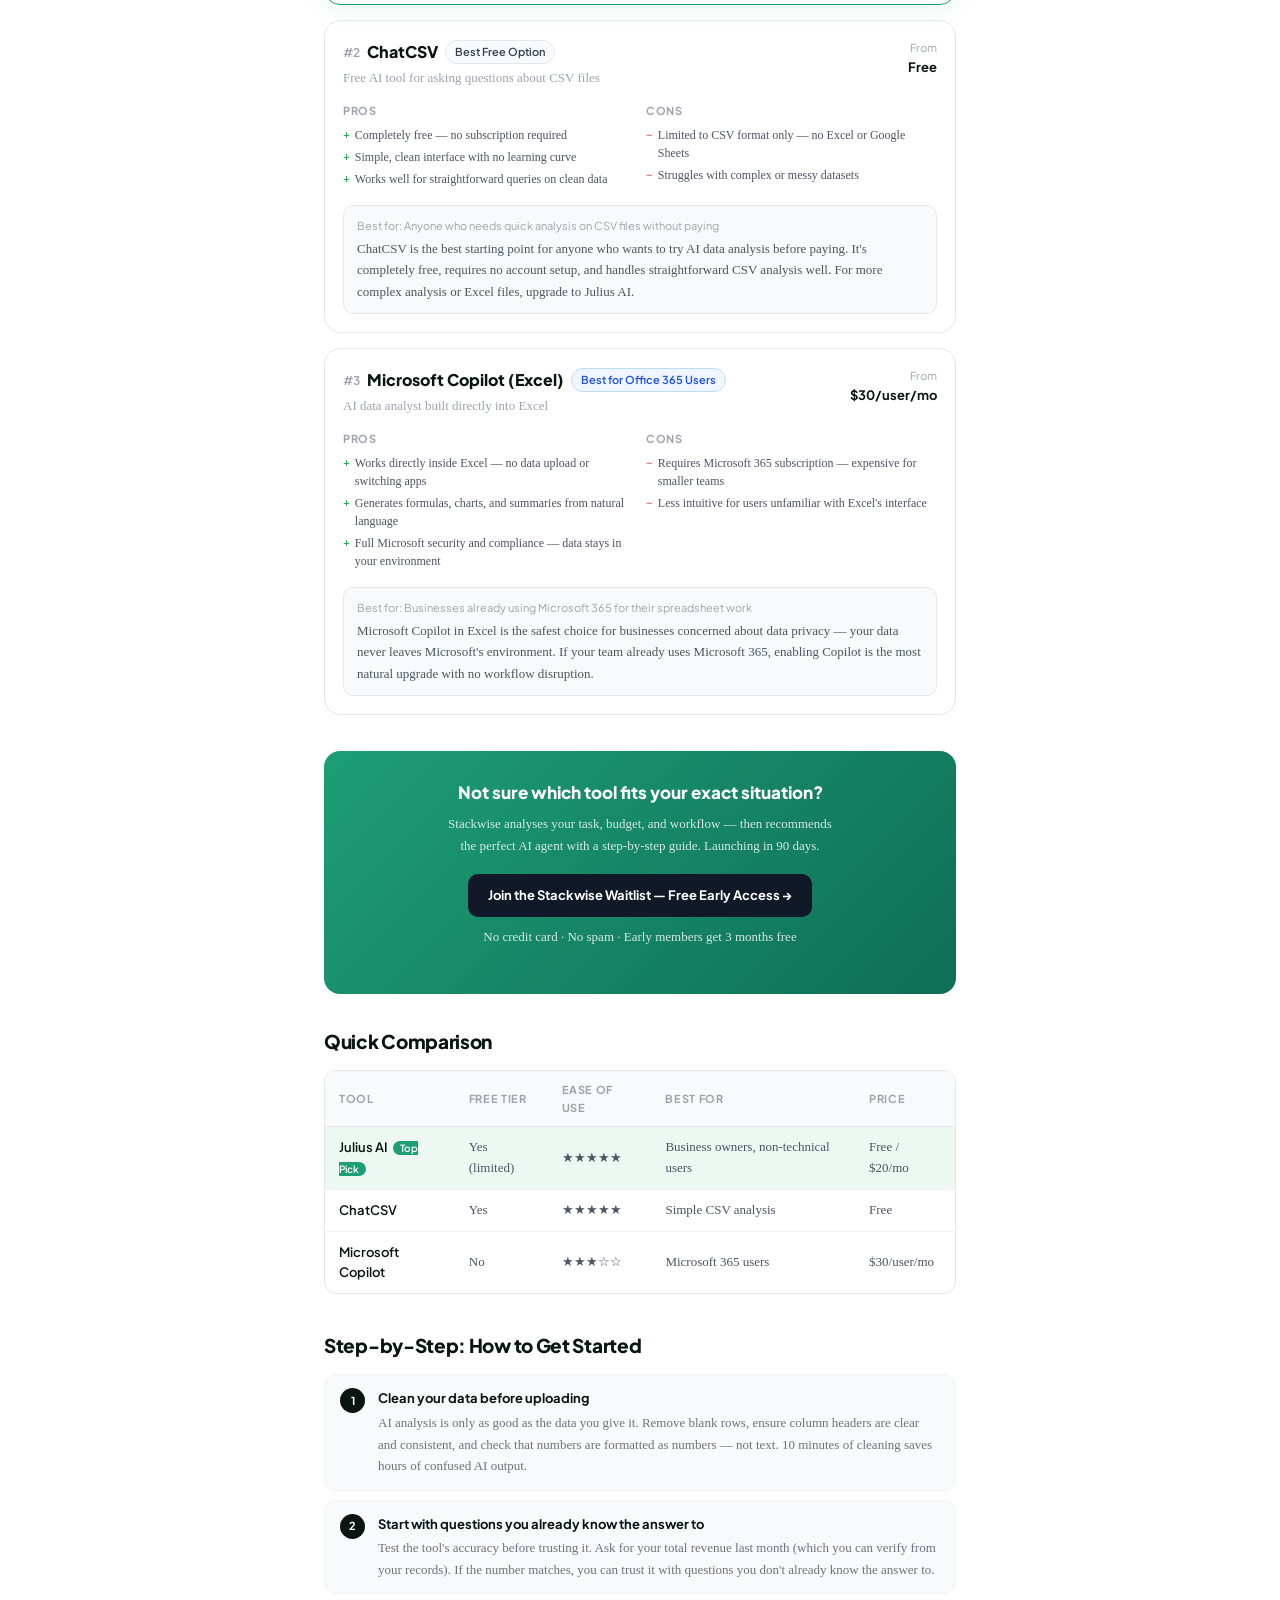
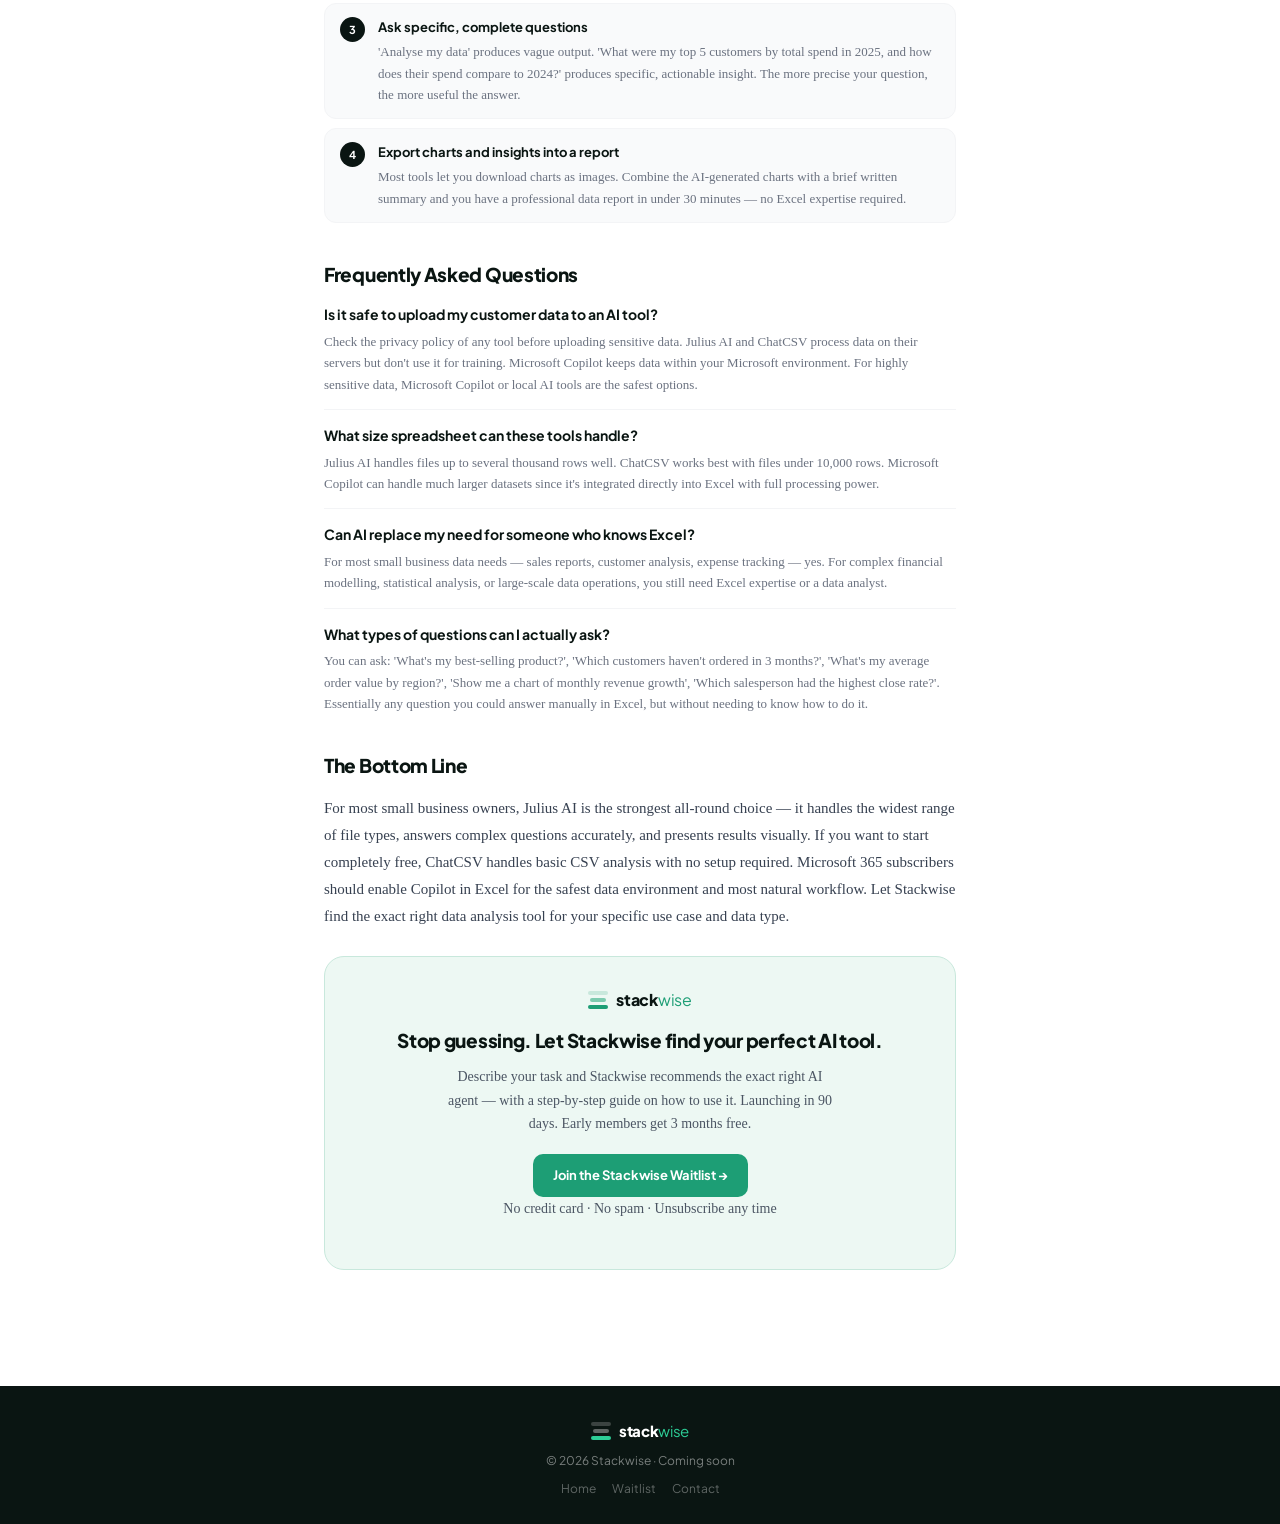
<file: best-ai-tool-for-spreadsheet-analysis.html>
<!DOCTYPE html>
<html lang="en">
<head>
<meta charset="UTF-8"/><meta name="viewport" content="width=device-width,initial-scale=1.0"/>
<title>Best AI Tool for Analysing Spreadsheet Data in 2026 — Tested & Ranked | Stackwise</title>
<meta name="description" content="No Excel expertise needed. We ranked the top 3 AI tools that turn raw spreadsheet data into clear insights automatically — with a clear winner."/>
<link rel="canonical" href="https://stackwise-waitlist.netlify.app/best-ai-tool-for-spreadsheet-analysis"/>
<meta property="og:title" content="Best AI Tool for Analysing Spreadsheet Data in 2026 — Tested & Ranked"/><meta property="og:description" content="No Excel expertise needed. We ranked the top 3 AI tools that turn raw spreadsheet data into clear insights automatically — with a clear winner."/>
<meta property="og:type" content="article"/>
<script type="application/ld+json">{"@context":"https://schema.org","@type":"Article","headline":"Best AI Tool for Analysing Spreadsheet Data in 2026 — Tested & Ranked","author":{"@type":"Organization","name":"Stackwise"},"datePublished":"2026-03-24"}</script>
<link rel="preconnect" href="https://fonts.googleapis.com"/>
<link href="https://fonts.googleapis.com/css2?family=Plus+Jakarta+Sans:wght@400;600;700;800&display=swap" rel="stylesheet"/>
<link rel="stylesheet" href="articles.css"/>
</head>
<body>
<nav id="nav">
  <a href="index.html" class="nav-logo">
    <div class="logo-pills"><div class="lp lp1"></div><div class="lp lp2"></div><div class="lp lp3"></div></div>
    <div class="logo-text">stack<span>wise</span></div>
  </a>
  <a href="https://stackwise-waitlist.netlify.app/" target="_blank" class="nav-btn">Join Waitlist →</a>
</nav>
<div class="wrap">
  <div class="breadcrumb">
    <a href="index.html">Home</a><span>›</span><a href="index.html">AI Guides</a><span>›</span><span>Spreadsheet Data Analysis</span>
  </div>
  <div class="tags"><span class="tag">Spreadsheet</span><span class="tag">Data Analysis</span><span class="tag">AI Tools</span><span class="tag">2026</span></div>
  <h1>Best AI Tool for Analysing Spreadsheet Data in 2026 — Tested & Ranked</h1>
  <div class="byline">
    <span>By Stackwise Team</span><span>·</span><span>March 24, 2026</span><span>·</span><span>5 min read</span><span>·</span><span class="fresh">✓ Verified 2026</span>
  </div>
  <p class="intro">Most business owners are sitting on months or years of data in spreadsheets — sales records, customer lists, expense reports — that they don't fully understand because analysing it properly requires Excel skills they don't have. AI data analysis tools let you ask questions in plain English and get answers, charts, and insights back in seconds. No formulas, no pivot tables, no data science degree required.</p>

  <div class="tldr">
    <p class="tldr-label">TL;DR — Our Top Pick</p>
    <p class="tldr-tool">Julius AI</p>
    <p class="tldr-text">Julius AI is the best option for non-technical business owners because it consistently answers plain English questions accurately and presents findings visually. Upload your spreadsheet, ask 'what's my revenue trend over the last 6 months?', and get a clear chart and written explanation back within seconds.</p>
    <a href="https://stackwise-waitlist.netlify.app/" target="_blank" class="btn">Find the best tool for your task — Join Stackwise →</a>
  </div>

  <section>
    <h2>What to Look for in an AI Tool for Spreadsheet Data Analysis</h2>
    <div class="criteria"><div class="criterion"><div class="crit-num">1</div><div><h3>Plain Language Querying</h3><p class="crit-desc">The whole point is asking questions in plain English — 'What was my best-selling product in Q3?' or 'Show me customers who haven't ordered in 6 months' — and getting accurate answers. Test this before committing.</p></div></div><div class="criterion"><div class="crit-num">2</div><div><h3>Chart and Visualisation Generation</h3><p class="crit-desc">Numbers in a table are hard to interpret. The best tools automatically generate charts, graphs, and visualisations alongside the data — making insights immediately obvious without any manual chart-building.</p></div></div><div class="criterion"><div class="crit-num">3</div><div><h3>Data Privacy and Security</h3><p class="crit-desc">Your spreadsheet data is often sensitive — customer details, financial records, sales figures. Before uploading to any AI tool, check their data privacy policy. Some tools process data on their own servers; others offer local processing.</p></div></div><div class="criterion"><div class="crit-num">4</div><div><h3>Accuracy on Complex Calculations</h3><p class="crit-desc">Test any tool with calculations you already know the answer to — total revenue by month, customer count by region. If the numbers don't match, don't trust the tool with analysis you can't independently verify.</p></div></div></div>
  </section>

  <section>
    <h2>Best AI Tools for Spreadsheet Data Analysis — Ranked</h2>
    <div class="tool-cards">
<div class="tool-card winner">
  <div class="winner-bar">⭐ EDITOR'S CHOICE</div>
  <div class="card-body">
    <div class="card-top">
      <div>
        <div class="card-name-row">
          <span class="card-rank">#1</span>
          <span class="card-name">Julius AI</span>
          <span class="badge badge-teal">Best Overall</span>
        </div>
        <p class="card-liner">AI data analyst that answers questions about your spreadsheet data</p>
      </div>
      <div><p class="price-label">From</p><p class="price-val">Free / $20/mo</p></div>
    </div>
    <div class="pros-cons">
      <div><p class="pc-label">Pros</p><div class="pc-item"><span class="pro">+</span>Answers plain English questions about uploaded spreadsheets accurately</div><div class="pc-item"><span class="pro">+</span>Automatically generates charts and visualisations</div><div class="pc-item"><span class="pro">+</span>Handles CSV, Excel, and Google Sheets files</div></div>
      <div><p class="pc-label">Cons</p><div class="pc-item"><span class="con">−</span>Free tier limited to smaller datasets</div><div class="pc-item"><span class="con">−</span>Complex statistical analysis less reliable than dedicated tools</div></div>
    </div>
    <div class="verdict-box">
      <p class="verdict-for">Best for: Business owners who need data insights without Excel expertise</p>
      <p class="verdict-text">Julius AI is the best option for non-technical business owners because it consistently answers plain English questions accurately and presents findings visually. Upload your spreadsheet, ask 'what's my revenue trend over the last 6 months?', and get a clear chart and written explanation back within seconds.</p>
    </div>
  </div>
</div>
<div class="tool-card">
  
  <div class="card-body">
    <div class="card-top">
      <div>
        <div class="card-name-row">
          <span class="card-rank">#2</span>
          <span class="card-name">ChatCSV</span>
          <span class="badge badge-gray">Best Free Option</span>
        </div>
        <p class="card-liner">Free AI tool for asking questions about CSV files</p>
      </div>
      <div><p class="price-label">From</p><p class="price-val">Free</p></div>
    </div>
    <div class="pros-cons">
      <div><p class="pc-label">Pros</p><div class="pc-item"><span class="pro">+</span>Completely free — no subscription required</div><div class="pc-item"><span class="pro">+</span>Simple, clean interface with no learning curve</div><div class="pc-item"><span class="pro">+</span>Works well for straightforward queries on clean data</div></div>
      <div><p class="pc-label">Cons</p><div class="pc-item"><span class="con">−</span>Limited to CSV format only — no Excel or Google Sheets</div><div class="pc-item"><span class="con">−</span>Struggles with complex or messy datasets</div></div>
    </div>
    <div class="verdict-box">
      <p class="verdict-for">Best for: Anyone who needs quick analysis on CSV files without paying</p>
      <p class="verdict-text">ChatCSV is the best starting point for anyone who wants to try AI data analysis before paying. It's completely free, requires no account setup, and handles straightforward CSV analysis well. For more complex analysis or Excel files, upgrade to Julius AI.</p>
    </div>
  </div>
</div>
<div class="tool-card">
  
  <div class="card-body">
    <div class="card-top">
      <div>
        <div class="card-name-row">
          <span class="card-rank">#3</span>
          <span class="card-name">Microsoft Copilot (Excel)</span>
          <span class="badge badge-blue">Best for Office 365 Users</span>
        </div>
        <p class="card-liner">AI data analyst built directly into Excel</p>
      </div>
      <div><p class="price-label">From</p><p class="price-val">$30/user/mo</p></div>
    </div>
    <div class="pros-cons">
      <div><p class="pc-label">Pros</p><div class="pc-item"><span class="pro">+</span>Works directly inside Excel — no data upload or switching apps</div><div class="pc-item"><span class="pro">+</span>Generates formulas, charts, and summaries from natural language</div><div class="pc-item"><span class="pro">+</span>Full Microsoft security and compliance — data stays in your environment</div></div>
      <div><p class="pc-label">Cons</p><div class="pc-item"><span class="con">−</span>Requires Microsoft 365 subscription — expensive for smaller teams</div><div class="pc-item"><span class="con">−</span>Less intuitive for users unfamiliar with Excel's interface</div></div>
    </div>
    <div class="verdict-box">
      <p class="verdict-for">Best for: Businesses already using Microsoft 365 for their spreadsheet work</p>
      <p class="verdict-text">Microsoft Copilot in Excel is the safest choice for businesses concerned about data privacy — your data never leaves Microsoft's environment. If your team already uses Microsoft 365, enabling Copilot is the most natural upgrade with no workflow disruption.</p>
    </div>
  </div>
</div></div>
  </section>

  <div class="mid-cta">
    <h3>Not sure which tool fits your exact situation?</h3>
    <p>Stackwise analyses your task, budget, and workflow — then recommends the perfect AI agent with a step-by-step guide. Launching in 90 days.</p>
    <a href="https://stackwise-waitlist.netlify.app/" target="_blank" class="btn btn-dark">Join the Stackwise Waitlist — Free Early Access →</a>
    <p class="mid-note">No credit card · No spam · Early members get 3 months free</p>
  </div>

  <section>
    <h2>Quick Comparison</h2>
    <div class="table-wrap">
      <table><thead><tr><th>Tool</th><th>Free Tier</th><th>Ease of Use</th><th>Best For</th><th>Price</th></tr></thead>
      <tbody><tr class="top-row"><td class="td-tool">Julius AI<span class="top-sm">Top Pick</span></td><td>Yes (limited)</td><td>★★★★★</td><td>Business owners, non-technical users</td><td>Free / $20/mo</td></tr><tr><td class="td-tool">ChatCSV</td><td>Yes</td><td>★★★★★</td><td>Simple CSV analysis</td><td>Free</td></tr><tr><td class="td-tool">Microsoft Copilot</td><td>No</td><td>★★★☆☆</td><td>Microsoft 365 users</td><td>$30/user/mo</td></tr></tbody></table>
    </div>
  </section>

  <section>
    <h2>Step-by-Step: How to Get Started</h2>
    <div class="steps"><div class="step"><div class="step-num"><span>1</span></div><div><p class="step-title">Clean your data before uploading</p><p class="step-desc">AI analysis is only as good as the data you give it. Remove blank rows, ensure column headers are clear and consistent, and check that numbers are formatted as numbers — not text. 10 minutes of cleaning saves hours of confused AI output.</p></div></div><div class="step"><div class="step-num"><span>2</span></div><div><p class="step-title">Start with questions you already know the answer to</p><p class="step-desc">Test the tool's accuracy before trusting it. Ask for your total revenue last month (which you can verify from your records). If the number matches, you can trust it with questions you don't already know the answer to.</p></div></div><div class="step"><div class="step-num"><span>3</span></div><div><p class="step-title">Ask specific, complete questions</p><p class="step-desc">'Analyse my data' produces vague output. 'What were my top 5 customers by total spend in 2025, and how does their spend compare to 2024?' produces specific, actionable insight. The more precise your question, the more useful the answer.</p></div></div><div class="step"><div class="step-num"><span>4</span></div><div><p class="step-title">Export charts and insights into a report</p><p class="step-desc">Most tools let you download charts as images. Combine the AI-generated charts with a brief written summary and you have a professional data report in under 30 minutes — no Excel expertise required.</p></div></div></div>
  </section>

  <section>
    <h2>Frequently Asked Questions</h2>
    <div><div class="faq-item"><p class="faq-q">Is it safe to upload my customer data to an AI tool?</p><p class="faq-a">Check the privacy policy of any tool before uploading sensitive data. Julius AI and ChatCSV process data on their servers but don't use it for training. Microsoft Copilot keeps data within your Microsoft environment. For highly sensitive data, Microsoft Copilot or local AI tools are the safest options.</p></div><div class="faq-item"><p class="faq-q">What size spreadsheet can these tools handle?</p><p class="faq-a">Julius AI handles files up to several thousand rows well. ChatCSV works best with files under 10,000 rows. Microsoft Copilot can handle much larger datasets since it's integrated directly into Excel with full processing power.</p></div><div class="faq-item"><p class="faq-q">Can AI replace my need for someone who knows Excel?</p><p class="faq-a">For most small business data needs — sales reports, customer analysis, expense tracking — yes. For complex financial modelling, statistical analysis, or large-scale data operations, you still need Excel expertise or a data analyst.</p></div><div class="faq-item"><p class="faq-q">What types of questions can I actually ask?</p><p class="faq-a">You can ask: 'What's my best-selling product?', 'Which customers haven't ordered in 3 months?', 'What's my average order value by region?', 'Show me a chart of monthly revenue growth', 'Which salesperson had the highest close rate?'. Essentially any question you could answer manually in Excel, but without needing to know how to do it.</p></div></div>
  </section>

  <section>
    <h2>The Bottom Line</h2>
    <p class="conclusion-text">For most small business owners, Julius AI is the strongest all-round choice — it handles the widest range of file types, answers complex questions accurately, and presents results visually. If you want to start completely free, ChatCSV handles basic CSV analysis with no setup required. Microsoft 365 subscribers should enable Copilot in Excel for the safest data environment and most natural workflow. Let Stackwise find the exact right data analysis tool for your specific use case and data type.</p>
    <div class="final-cta">
      <div class="final-logo">
        <div style="display:flex;align-items:center;gap:8px;font-family:'Plus Jakarta Sans',sans-serif;">
          <div class="logo-pills"><div class="lp lp1"></div><div class="lp lp2"></div><div class="lp lp3"></div></div>
          <div class="logo-text">stack<span>wise</span></div>
        </div>
      </div>
      <h2>Stop guessing. Let Stackwise find your perfect AI tool.</h2>
      <p>Describe your task and Stackwise recommends the exact right AI agent — with a step-by-step guide on how to use it. Launching in 90 days. Early members get 3 months free.</p>
      <a href="https://stackwise-waitlist.netlify.app/" target="_blank" class="btn">Join the Stackwise Waitlist →</a>
      <p class="final-note">No credit card · No spam · Unsubscribe any time</p>
    </div>
  </section>
</div>
<footer>
  <div class="f-logo">
    <div class="logo-pills">
      <div class="lp lp1" style="background:rgba(255,255,255,0.2);"></div>
      <div class="lp lp2" style="background:rgba(255,255,255,0.35);margin-left:2px;"></div>
      <div class="lp lp3" style="background:#2DCE97;"></div>
    </div>
    <div class="logo-text" style="color:white;font-size:15px;font-family:'Plus Jakarta Sans',sans-serif;">stack<span style="color:#2DCE97;">wise</span></div>
  </div>
  <div>© 2026 Stackwise · Coming soon</div>
  <div class="f-links"><a href="index.html">Home</a><a href="https://stackwise-waitlist.netlify.app/" target="_blank">Waitlist</a><a href="mailto:hello@stackwise.app">Contact</a></div>
</footer>
<script>window.addEventListener('scroll',function(){document.getElementById('nav').classList.toggle('scrolled',window.scrollY>10);},{passive:true});</script>
</body></html>
</file>
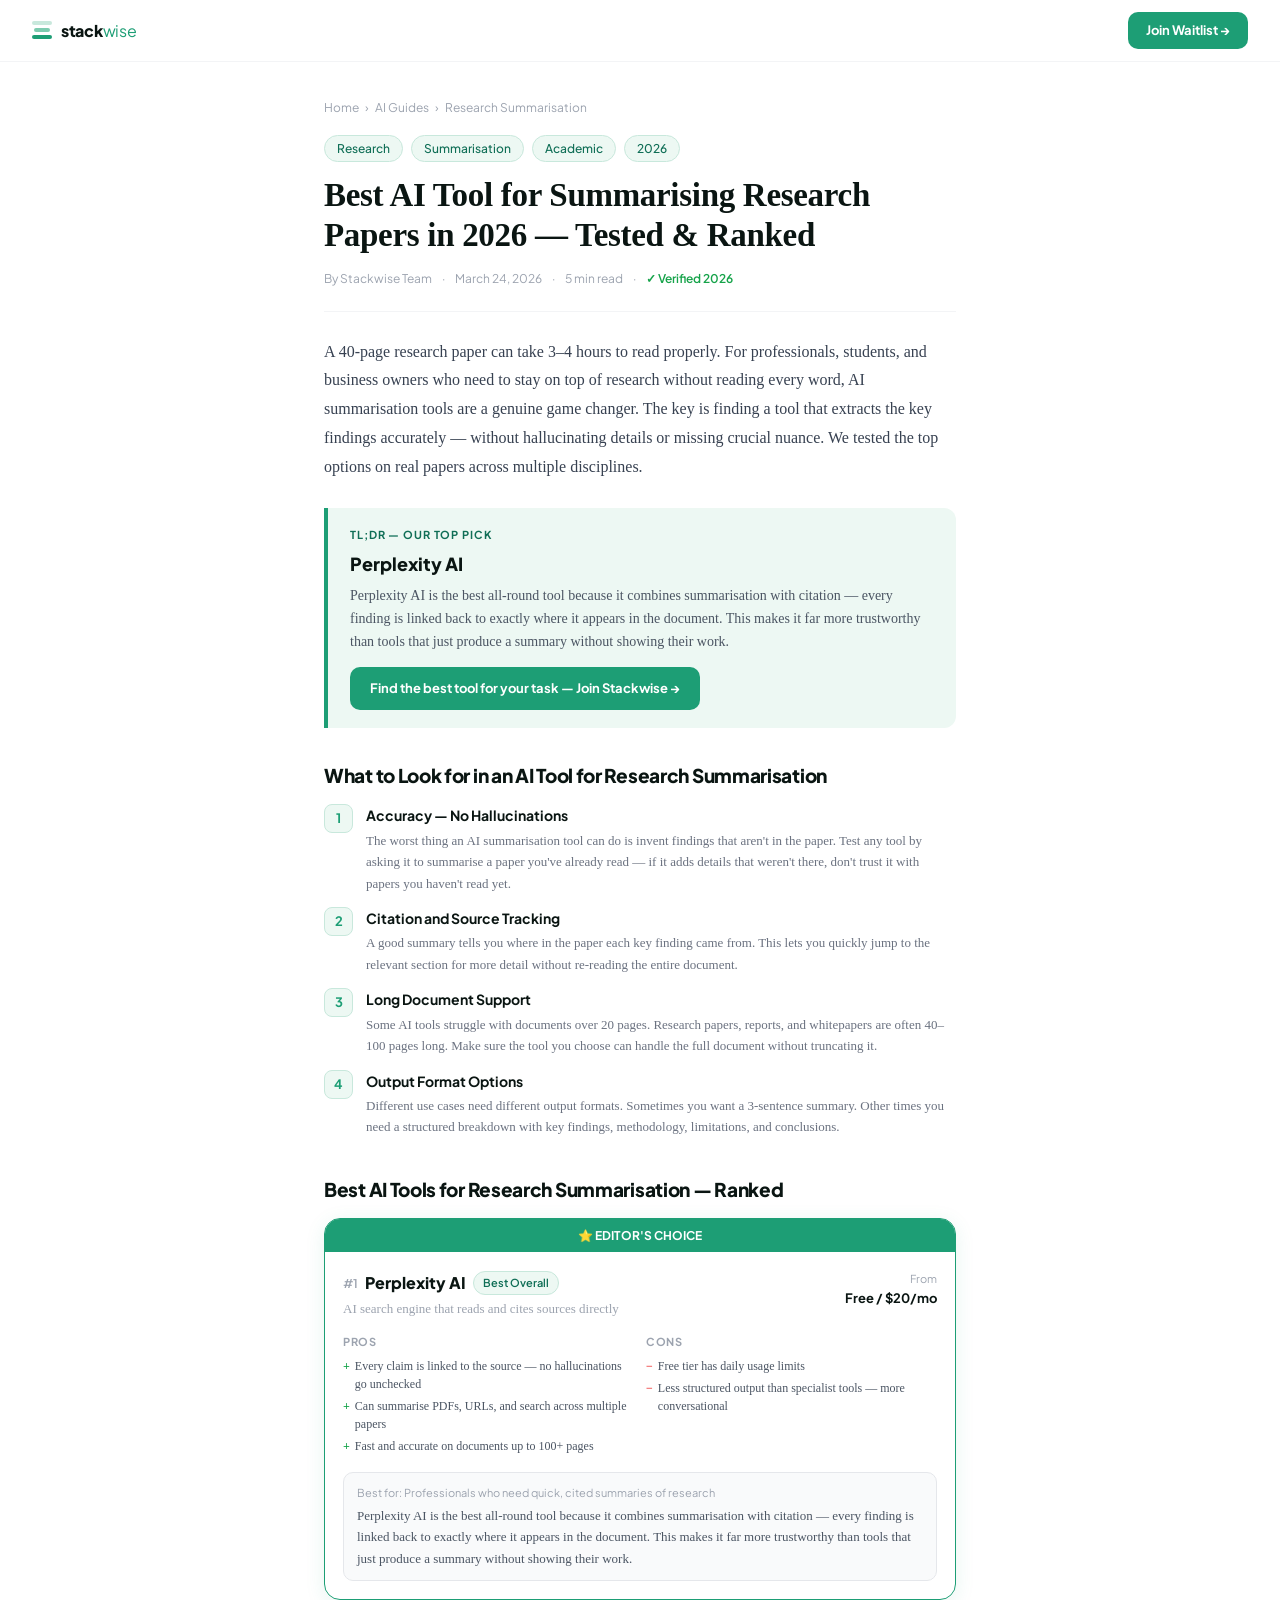
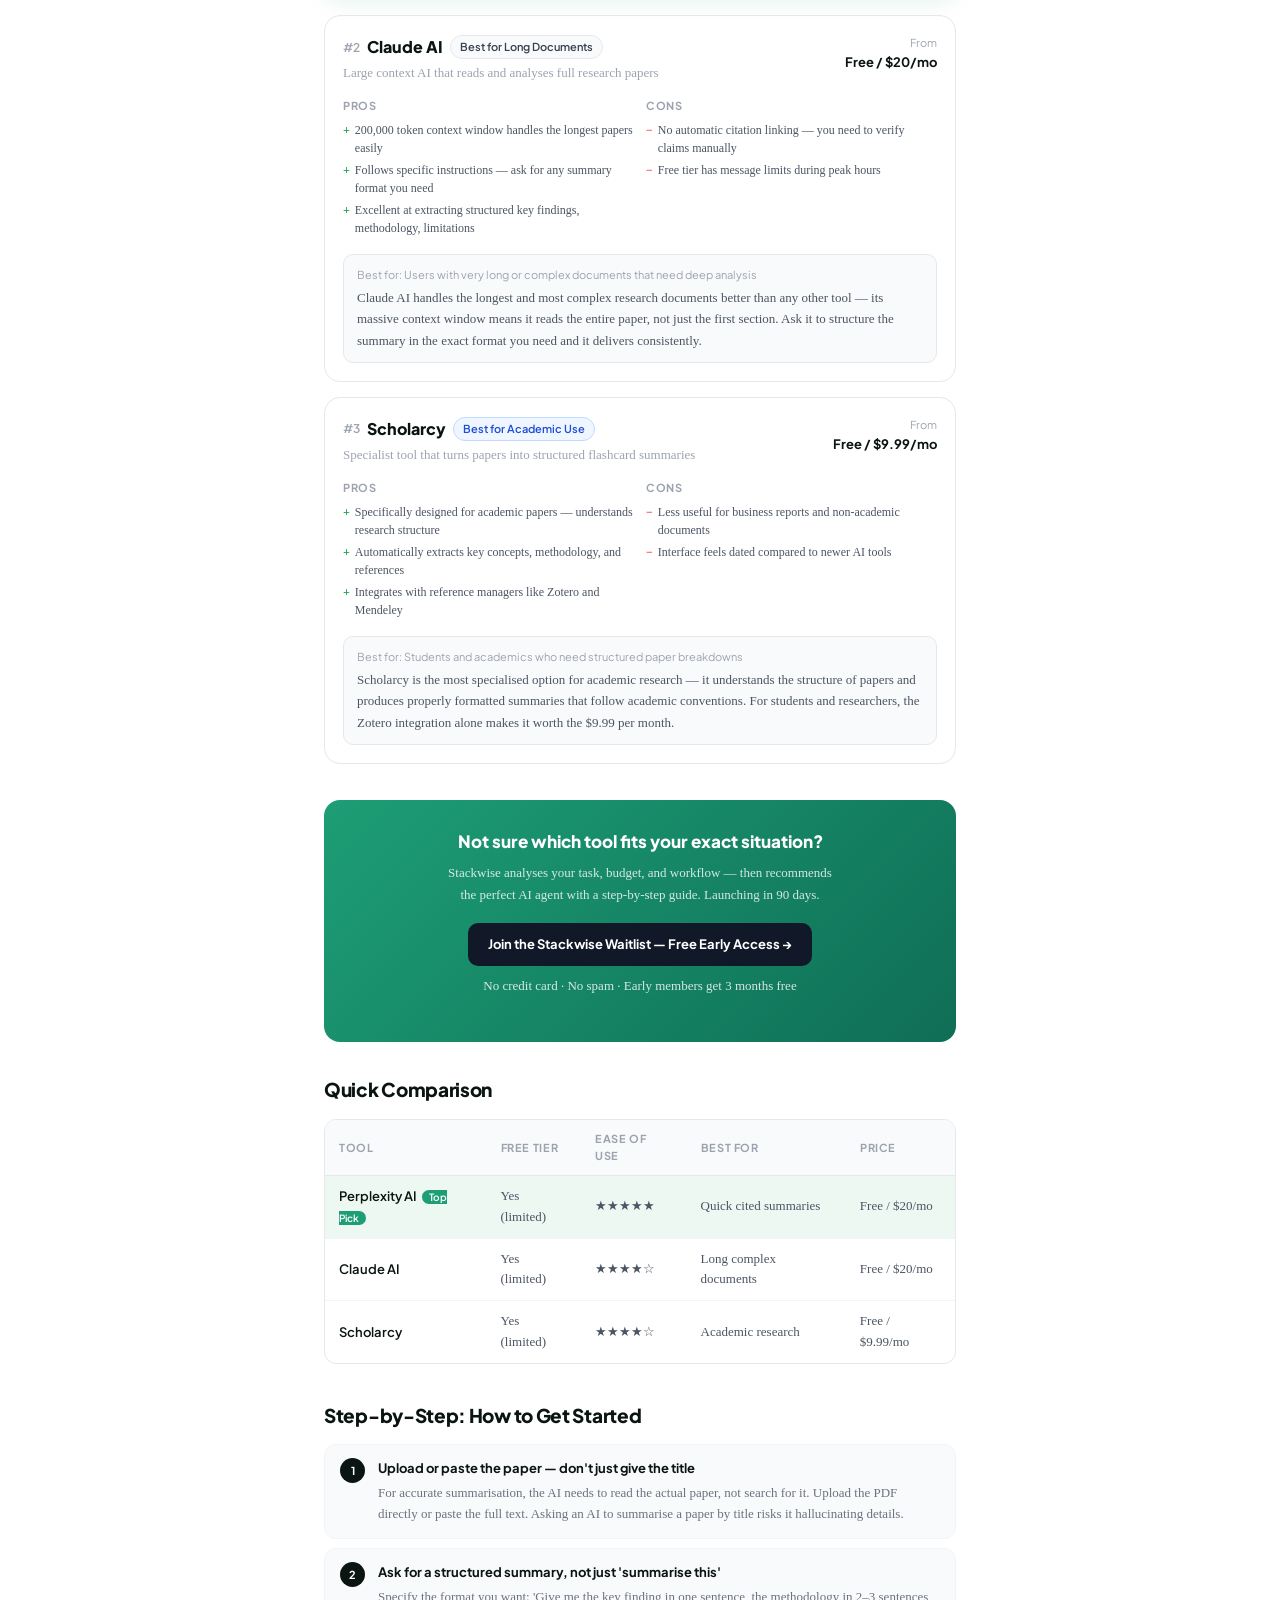
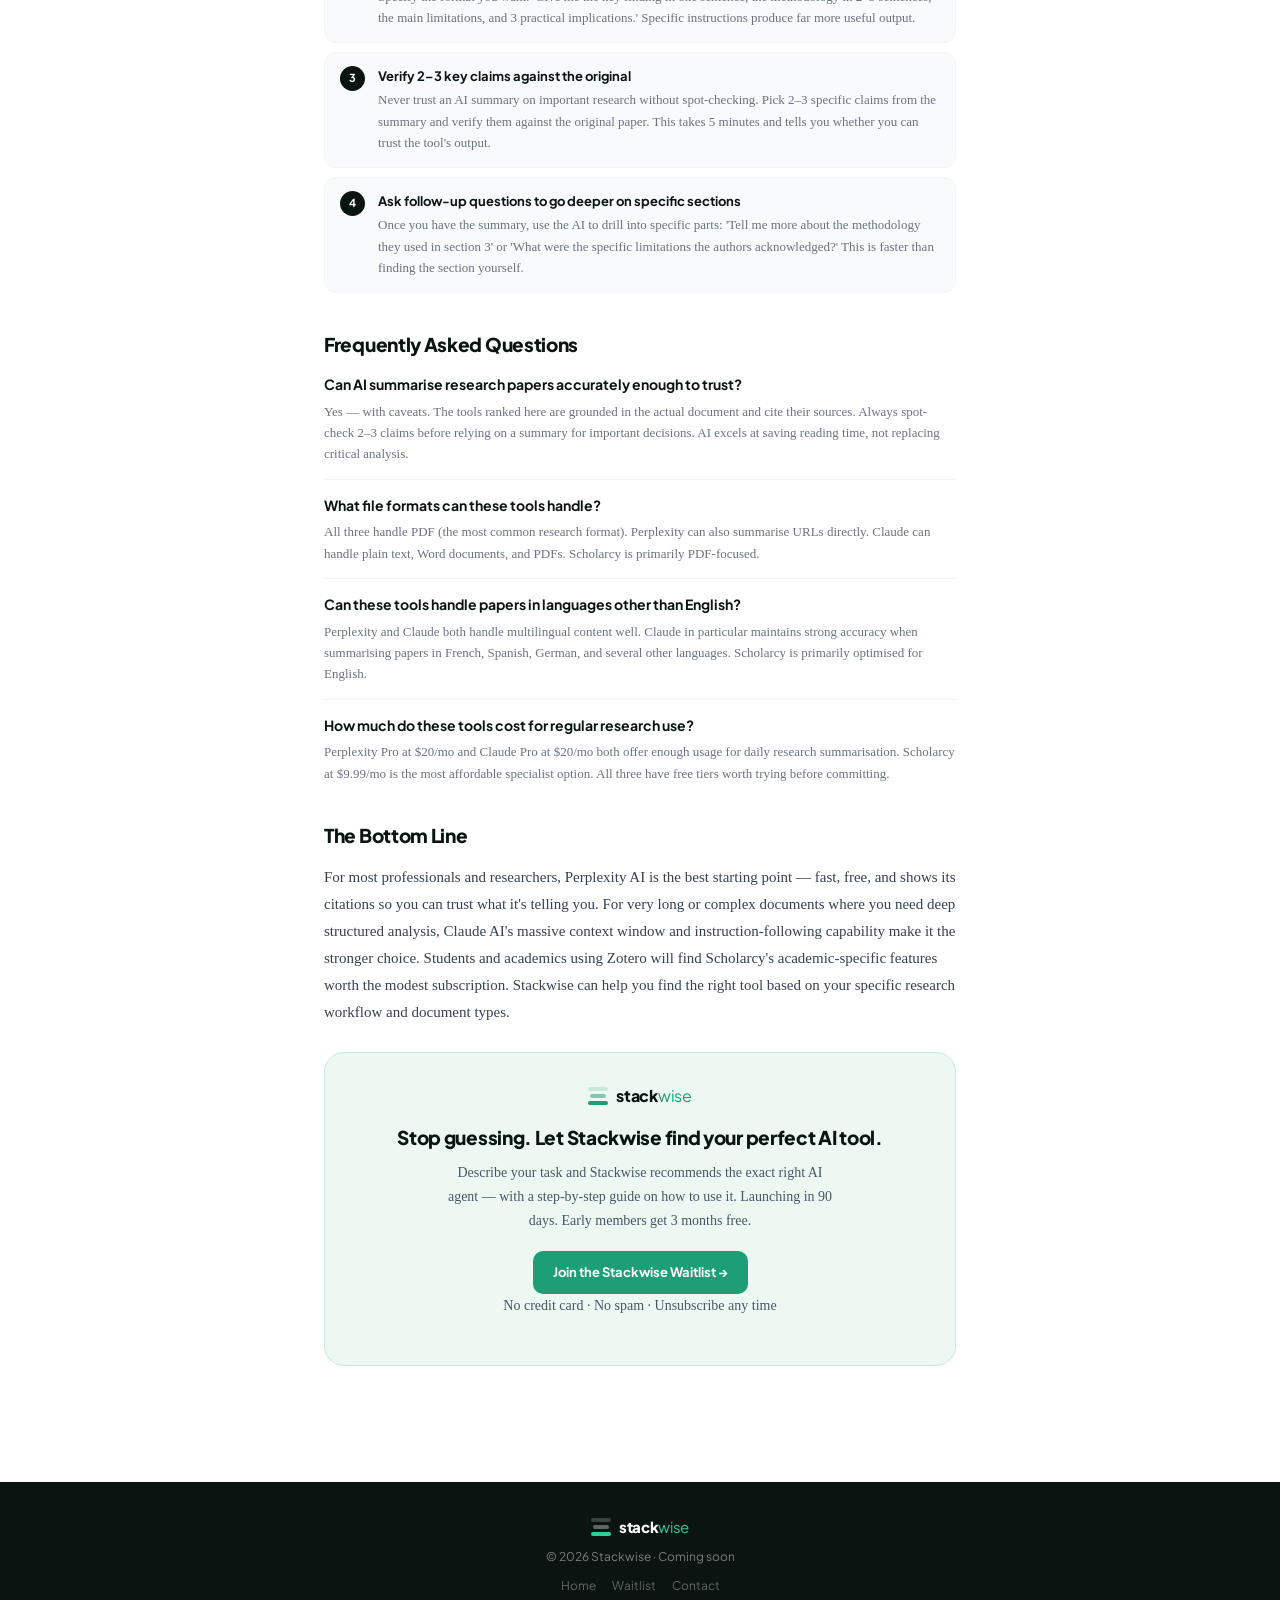
<file: best-ai-tool-for-summarising-research.html>
<!DOCTYPE html>
<html lang="en">
<head>
<meta charset="UTF-8"/><meta name="viewport" content="width=device-width,initial-scale=1.0"/>
<title>Best AI Tool for Summarising Research Papers in 2026 — Tested & Ranked | Stackwise</title>
<meta name="description" content="Cut through 40-page research papers in 2 minutes. We ranked the top 3 AI tools for research summarisation — with honest pros, cons, and a clear winner."/>
<link rel="canonical" href="https://stackwise-waitlist.netlify.app/best-ai-tool-for-summarising-research"/>
<meta property="og:title" content="Best AI Tool for Summarising Research Papers in 2026 — Tested & Ranked"/><meta property="og:description" content="Cut through 40-page research papers in 2 minutes. We ranked the top 3 AI tools for research summarisation — with honest pros, cons, and a clear winner."/>
<meta property="og:type" content="article"/>
<script type="application/ld+json">{"@context":"https://schema.org","@type":"Article","headline":"Best AI Tool for Summarising Research Papers in 2026 — Tested & Ranked","author":{"@type":"Organization","name":"Stackwise"},"datePublished":"2026-03-24"}</script>
<link rel="preconnect" href="https://fonts.googleapis.com"/>
<link href="https://fonts.googleapis.com/css2?family=Plus+Jakarta+Sans:wght@400;600;700;800&display=swap" rel="stylesheet"/>
<link rel="stylesheet" href="articles.css"/>
</head>
<body>
<nav id="nav">
  <a href="index.html" class="nav-logo">
    <div class="logo-pills"><div class="lp lp1"></div><div class="lp lp2"></div><div class="lp lp3"></div></div>
    <div class="logo-text">stack<span>wise</span></div>
  </a>
  <a href="https://stackwise-waitlist.netlify.app/" target="_blank" class="nav-btn">Join Waitlist →</a>
</nav>
<div class="wrap">
  <div class="breadcrumb">
    <a href="index.html">Home</a><span>›</span><a href="index.html">AI Guides</a><span>›</span><span>Research Summarisation</span>
  </div>
  <div class="tags"><span class="tag">Research</span><span class="tag">Summarisation</span><span class="tag">Academic</span><span class="tag">2026</span></div>
  <h1>Best AI Tool for Summarising Research Papers in 2026 — Tested & Ranked</h1>
  <div class="byline">
    <span>By Stackwise Team</span><span>·</span><span>March 24, 2026</span><span>·</span><span>5 min read</span><span>·</span><span class="fresh">✓ Verified 2026</span>
  </div>
  <p class="intro">A 40-page research paper can take 3–4 hours to read properly. For professionals, students, and business owners who need to stay on top of research without reading every word, AI summarisation tools are a genuine game changer. The key is finding a tool that extracts the key findings accurately — without hallucinating details or missing crucial nuance. We tested the top options on real papers across multiple disciplines.</p>

  <div class="tldr">
    <p class="tldr-label">TL;DR — Our Top Pick</p>
    <p class="tldr-tool">Perplexity AI</p>
    <p class="tldr-text">Perplexity AI is the best all-round tool because it combines summarisation with citation — every finding is linked back to exactly where it appears in the document. This makes it far more trustworthy than tools that just produce a summary without showing their work.</p>
    <a href="https://stackwise-waitlist.netlify.app/" target="_blank" class="btn">Find the best tool for your task — Join Stackwise →</a>
  </div>

  <section>
    <h2>What to Look for in an AI Tool for Research Summarisation</h2>
    <div class="criteria"><div class="criterion"><div class="crit-num">1</div><div><h3>Accuracy — No Hallucinations</h3><p class="crit-desc">The worst thing an AI summarisation tool can do is invent findings that aren't in the paper. Test any tool by asking it to summarise a paper you've already read — if it adds details that weren't there, don't trust it with papers you haven't read yet.</p></div></div><div class="criterion"><div class="crit-num">2</div><div><h3>Citation and Source Tracking</h3><p class="crit-desc">A good summary tells you where in the paper each key finding came from. This lets you quickly jump to the relevant section for more detail without re-reading the entire document.</p></div></div><div class="criterion"><div class="crit-num">3</div><div><h3>Long Document Support</h3><p class="crit-desc">Some AI tools struggle with documents over 20 pages. Research papers, reports, and whitepapers are often 40–100 pages long. Make sure the tool you choose can handle the full document without truncating it.</p></div></div><div class="criterion"><div class="crit-num">4</div><div><h3>Output Format Options</h3><p class="crit-desc">Different use cases need different output formats. Sometimes you want a 3-sentence summary. Other times you need a structured breakdown with key findings, methodology, limitations, and conclusions.</p></div></div></div>
  </section>

  <section>
    <h2>Best AI Tools for Research Summarisation — Ranked</h2>
    <div class="tool-cards">
<div class="tool-card winner">
  <div class="winner-bar">⭐ EDITOR'S CHOICE</div>
  <div class="card-body">
    <div class="card-top">
      <div>
        <div class="card-name-row">
          <span class="card-rank">#1</span>
          <span class="card-name">Perplexity AI</span>
          <span class="badge badge-teal">Best Overall</span>
        </div>
        <p class="card-liner">AI search engine that reads and cites sources directly</p>
      </div>
      <div><p class="price-label">From</p><p class="price-val">Free / $20/mo</p></div>
    </div>
    <div class="pros-cons">
      <div><p class="pc-label">Pros</p><div class="pc-item"><span class="pro">+</span>Every claim is linked to the source — no hallucinations go unchecked</div><div class="pc-item"><span class="pro">+</span>Can summarise PDFs, URLs, and search across multiple papers</div><div class="pc-item"><span class="pro">+</span>Fast and accurate on documents up to 100+ pages</div></div>
      <div><p class="pc-label">Cons</p><div class="pc-item"><span class="con">−</span>Free tier has daily usage limits</div><div class="pc-item"><span class="con">−</span>Less structured output than specialist tools — more conversational</div></div>
    </div>
    <div class="verdict-box">
      <p class="verdict-for">Best for: Professionals who need quick, cited summaries of research</p>
      <p class="verdict-text">Perplexity AI is the best all-round tool because it combines summarisation with citation — every finding is linked back to exactly where it appears in the document. This makes it far more trustworthy than tools that just produce a summary without showing their work.</p>
    </div>
  </div>
</div>
<div class="tool-card">
  
  <div class="card-body">
    <div class="card-top">
      <div>
        <div class="card-name-row">
          <span class="card-rank">#2</span>
          <span class="card-name">Claude AI</span>
          <span class="badge badge-gray">Best for Long Documents</span>
        </div>
        <p class="card-liner">Large context AI that reads and analyses full research papers</p>
      </div>
      <div><p class="price-label">From</p><p class="price-val">Free / $20/mo</p></div>
    </div>
    <div class="pros-cons">
      <div><p class="pc-label">Pros</p><div class="pc-item"><span class="pro">+</span>200,000 token context window handles the longest papers easily</div><div class="pc-item"><span class="pro">+</span>Follows specific instructions — ask for any summary format you need</div><div class="pc-item"><span class="pro">+</span>Excellent at extracting structured key findings, methodology, limitations</div></div>
      <div><p class="pc-label">Cons</p><div class="pc-item"><span class="con">−</span>No automatic citation linking — you need to verify claims manually</div><div class="pc-item"><span class="con">−</span>Free tier has message limits during peak hours</div></div>
    </div>
    <div class="verdict-box">
      <p class="verdict-for">Best for: Users with very long or complex documents that need deep analysis</p>
      <p class="verdict-text">Claude AI handles the longest and most complex research documents better than any other tool — its massive context window means it reads the entire paper, not just the first section. Ask it to structure the summary in the exact format you need and it delivers consistently.</p>
    </div>
  </div>
</div>
<div class="tool-card">
  
  <div class="card-body">
    <div class="card-top">
      <div>
        <div class="card-name-row">
          <span class="card-rank">#3</span>
          <span class="card-name">Scholarcy</span>
          <span class="badge badge-blue">Best for Academic Use</span>
        </div>
        <p class="card-liner">Specialist tool that turns papers into structured flashcard summaries</p>
      </div>
      <div><p class="price-label">From</p><p class="price-val">Free / $9.99/mo</p></div>
    </div>
    <div class="pros-cons">
      <div><p class="pc-label">Pros</p><div class="pc-item"><span class="pro">+</span>Specifically designed for academic papers — understands research structure</div><div class="pc-item"><span class="pro">+</span>Automatically extracts key concepts, methodology, and references</div><div class="pc-item"><span class="pro">+</span>Integrates with reference managers like Zotero and Mendeley</div></div>
      <div><p class="pc-label">Cons</p><div class="pc-item"><span class="con">−</span>Less useful for business reports and non-academic documents</div><div class="pc-item"><span class="con">−</span>Interface feels dated compared to newer AI tools</div></div>
    </div>
    <div class="verdict-box">
      <p class="verdict-for">Best for: Students and academics who need structured paper breakdowns</p>
      <p class="verdict-text">Scholarcy is the most specialised option for academic research — it understands the structure of papers and produces properly formatted summaries that follow academic conventions. For students and researchers, the Zotero integration alone makes it worth the $9.99 per month.</p>
    </div>
  </div>
</div></div>
  </section>

  <div class="mid-cta">
    <h3>Not sure which tool fits your exact situation?</h3>
    <p>Stackwise analyses your task, budget, and workflow — then recommends the perfect AI agent with a step-by-step guide. Launching in 90 days.</p>
    <a href="https://stackwise-waitlist.netlify.app/" target="_blank" class="btn btn-dark">Join the Stackwise Waitlist — Free Early Access →</a>
    <p class="mid-note">No credit card · No spam · Early members get 3 months free</p>
  </div>

  <section>
    <h2>Quick Comparison</h2>
    <div class="table-wrap">
      <table><thead><tr><th>Tool</th><th>Free Tier</th><th>Ease of Use</th><th>Best For</th><th>Price</th></tr></thead>
      <tbody><tr class="top-row"><td class="td-tool">Perplexity AI<span class="top-sm">Top Pick</span></td><td>Yes (limited)</td><td>★★★★★</td><td>Quick cited summaries</td><td>Free / $20/mo</td></tr><tr><td class="td-tool">Claude AI</td><td>Yes (limited)</td><td>★★★★☆</td><td>Long complex documents</td><td>Free / $20/mo</td></tr><tr><td class="td-tool">Scholarcy</td><td>Yes (limited)</td><td>★★★★☆</td><td>Academic research</td><td>Free / $9.99/mo</td></tr></tbody></table>
    </div>
  </section>

  <section>
    <h2>Step-by-Step: How to Get Started</h2>
    <div class="steps"><div class="step"><div class="step-num"><span>1</span></div><div><p class="step-title">Upload or paste the paper — don't just give the title</p><p class="step-desc">For accurate summarisation, the AI needs to read the actual paper, not search for it. Upload the PDF directly or paste the full text. Asking an AI to summarise a paper by title risks it hallucinating details.</p></div></div><div class="step"><div class="step-num"><span>2</span></div><div><p class="step-title">Ask for a structured summary, not just 'summarise this'</p><p class="step-desc">Specify the format you want: 'Give me the key finding in one sentence, the methodology in 2–3 sentences, the main limitations, and 3 practical implications.' Specific instructions produce far more useful output.</p></div></div><div class="step"><div class="step-num"><span>3</span></div><div><p class="step-title">Verify 2–3 key claims against the original</p><p class="step-desc">Never trust an AI summary on important research without spot-checking. Pick 2–3 specific claims from the summary and verify them against the original paper. This takes 5 minutes and tells you whether you can trust the tool's output.</p></div></div><div class="step"><div class="step-num"><span>4</span></div><div><p class="step-title">Ask follow-up questions to go deeper on specific sections</p><p class="step-desc">Once you have the summary, use the AI to drill into specific parts: 'Tell me more about the methodology they used in section 3' or 'What were the specific limitations the authors acknowledged?' This is faster than finding the section yourself.</p></div></div></div>
  </section>

  <section>
    <h2>Frequently Asked Questions</h2>
    <div><div class="faq-item"><p class="faq-q">Can AI summarise research papers accurately enough to trust?</p><p class="faq-a">Yes — with caveats. The tools ranked here are grounded in the actual document and cite their sources. Always spot-check 2–3 claims before relying on a summary for important decisions. AI excels at saving reading time, not replacing critical analysis.</p></div><div class="faq-item"><p class="faq-q">What file formats can these tools handle?</p><p class="faq-a">All three handle PDF (the most common research format). Perplexity can also summarise URLs directly. Claude can handle plain text, Word documents, and PDFs. Scholarcy is primarily PDF-focused.</p></div><div class="faq-item"><p class="faq-q">Can these tools handle papers in languages other than English?</p><p class="faq-a">Perplexity and Claude both handle multilingual content well. Claude in particular maintains strong accuracy when summarising papers in French, Spanish, German, and several other languages. Scholarcy is primarily optimised for English.</p></div><div class="faq-item"><p class="faq-q">How much do these tools cost for regular research use?</p><p class="faq-a">Perplexity Pro at $20/mo and Claude Pro at $20/mo both offer enough usage for daily research summarisation. Scholarcy at $9.99/mo is the most affordable specialist option. All three have free tiers worth trying before committing.</p></div></div>
  </section>

  <section>
    <h2>The Bottom Line</h2>
    <p class="conclusion-text">For most professionals and researchers, Perplexity AI is the best starting point — fast, free, and shows its citations so you can trust what it's telling you. For very long or complex documents where you need deep structured analysis, Claude AI's massive context window and instruction-following capability make it the stronger choice. Students and academics using Zotero will find Scholarcy's academic-specific features worth the modest subscription. Stackwise can help you find the right tool based on your specific research workflow and document types.</p>
    <div class="final-cta">
      <div class="final-logo">
        <div style="display:flex;align-items:center;gap:8px;font-family:'Plus Jakarta Sans',sans-serif;">
          <div class="logo-pills"><div class="lp lp1"></div><div class="lp lp2"></div><div class="lp lp3"></div></div>
          <div class="logo-text">stack<span>wise</span></div>
        </div>
      </div>
      <h2>Stop guessing. Let Stackwise find your perfect AI tool.</h2>
      <p>Describe your task and Stackwise recommends the exact right AI agent — with a step-by-step guide on how to use it. Launching in 90 days. Early members get 3 months free.</p>
      <a href="https://stackwise-waitlist.netlify.app/" target="_blank" class="btn">Join the Stackwise Waitlist →</a>
      <p class="final-note">No credit card · No spam · Unsubscribe any time</p>
    </div>
  </section>
</div>
<footer>
  <div class="f-logo">
    <div class="logo-pills">
      <div class="lp lp1" style="background:rgba(255,255,255,0.2);"></div>
      <div class="lp lp2" style="background:rgba(255,255,255,0.35);margin-left:2px;"></div>
      <div class="lp lp3" style="background:#2DCE97;"></div>
    </div>
    <div class="logo-text" style="color:white;font-size:15px;font-family:'Plus Jakarta Sans',sans-serif;">stack<span style="color:#2DCE97;">wise</span></div>
  </div>
  <div>© 2026 Stackwise · Coming soon</div>
  <div class="f-links"><a href="index.html">Home</a><a href="https://stackwise-waitlist.netlify.app/" target="_blank">Waitlist</a><a href="mailto:hello@stackwise.app">Contact</a></div>
</footer>
<script>window.addEventListener('scroll',function(){document.getElementById('nav').classList.toggle('scrolled',window.scrollY>10);},{passive:true});</script>
</body></html>
</file>
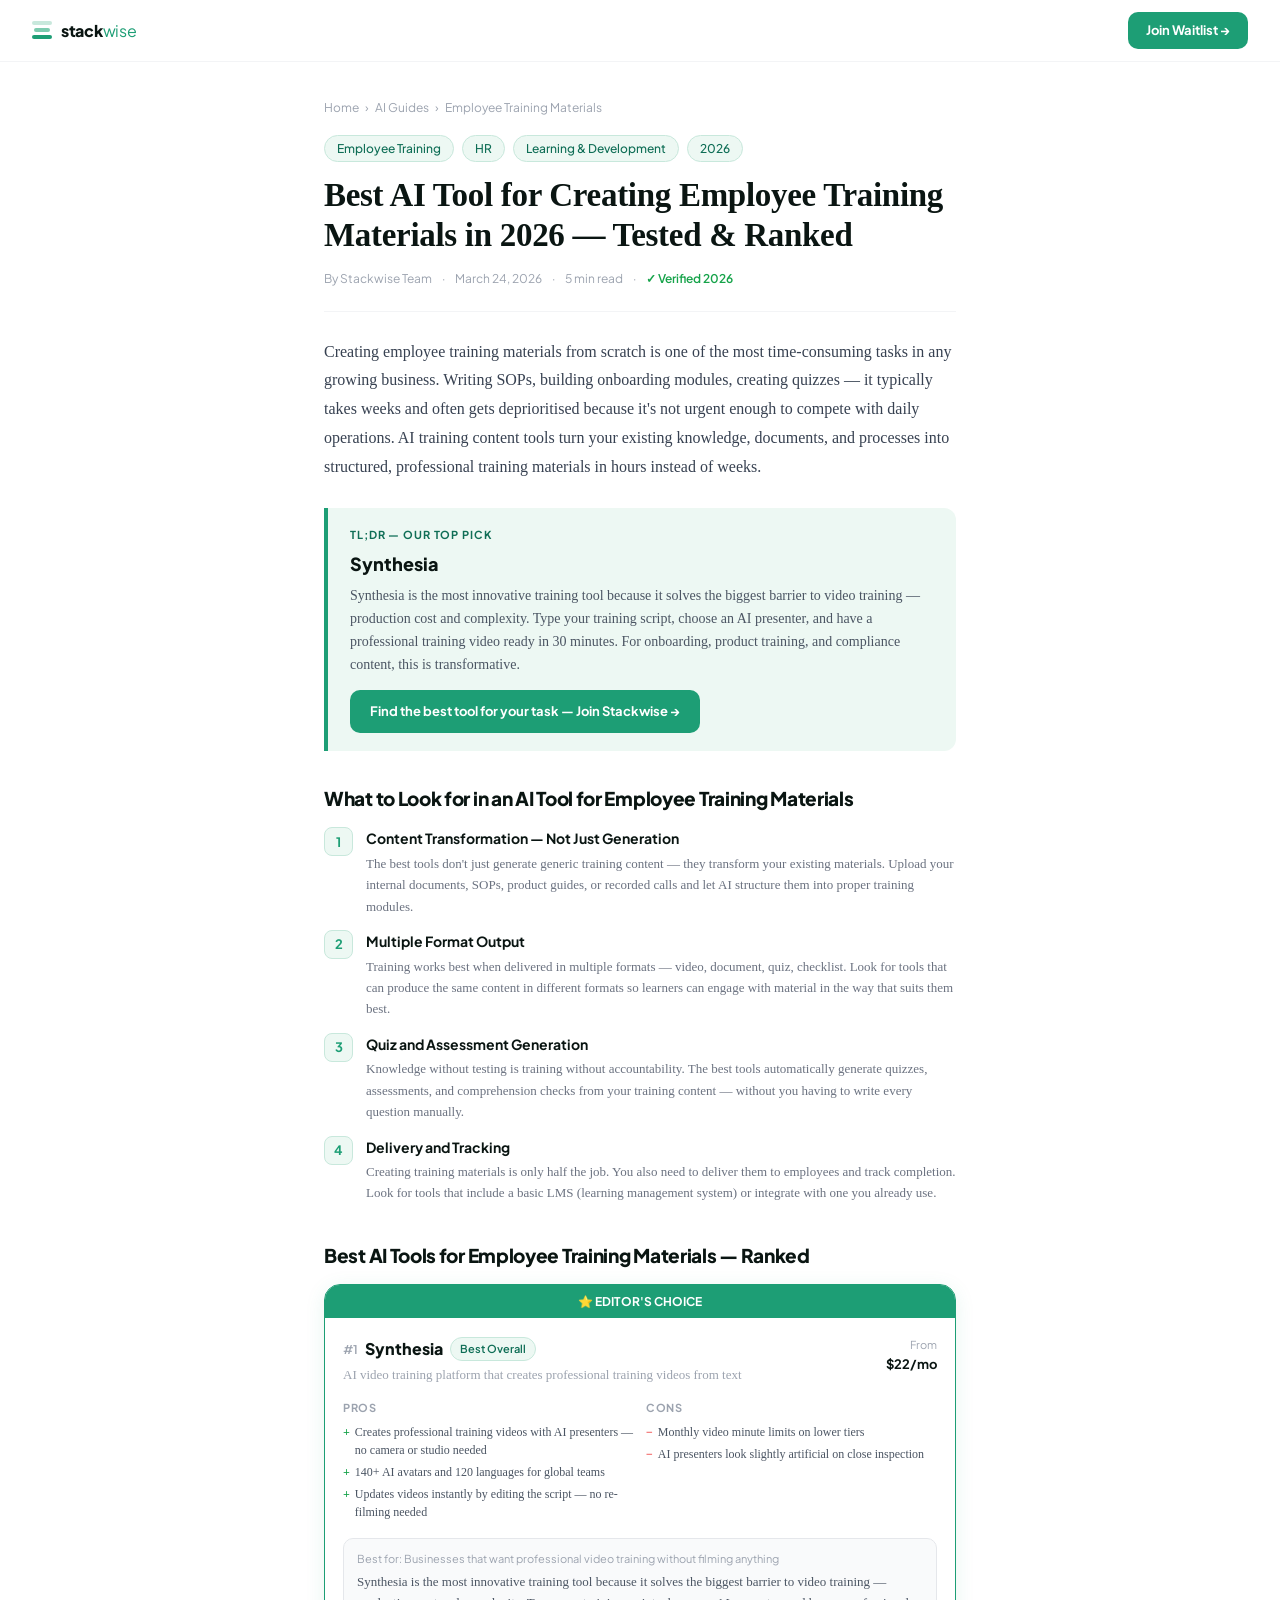
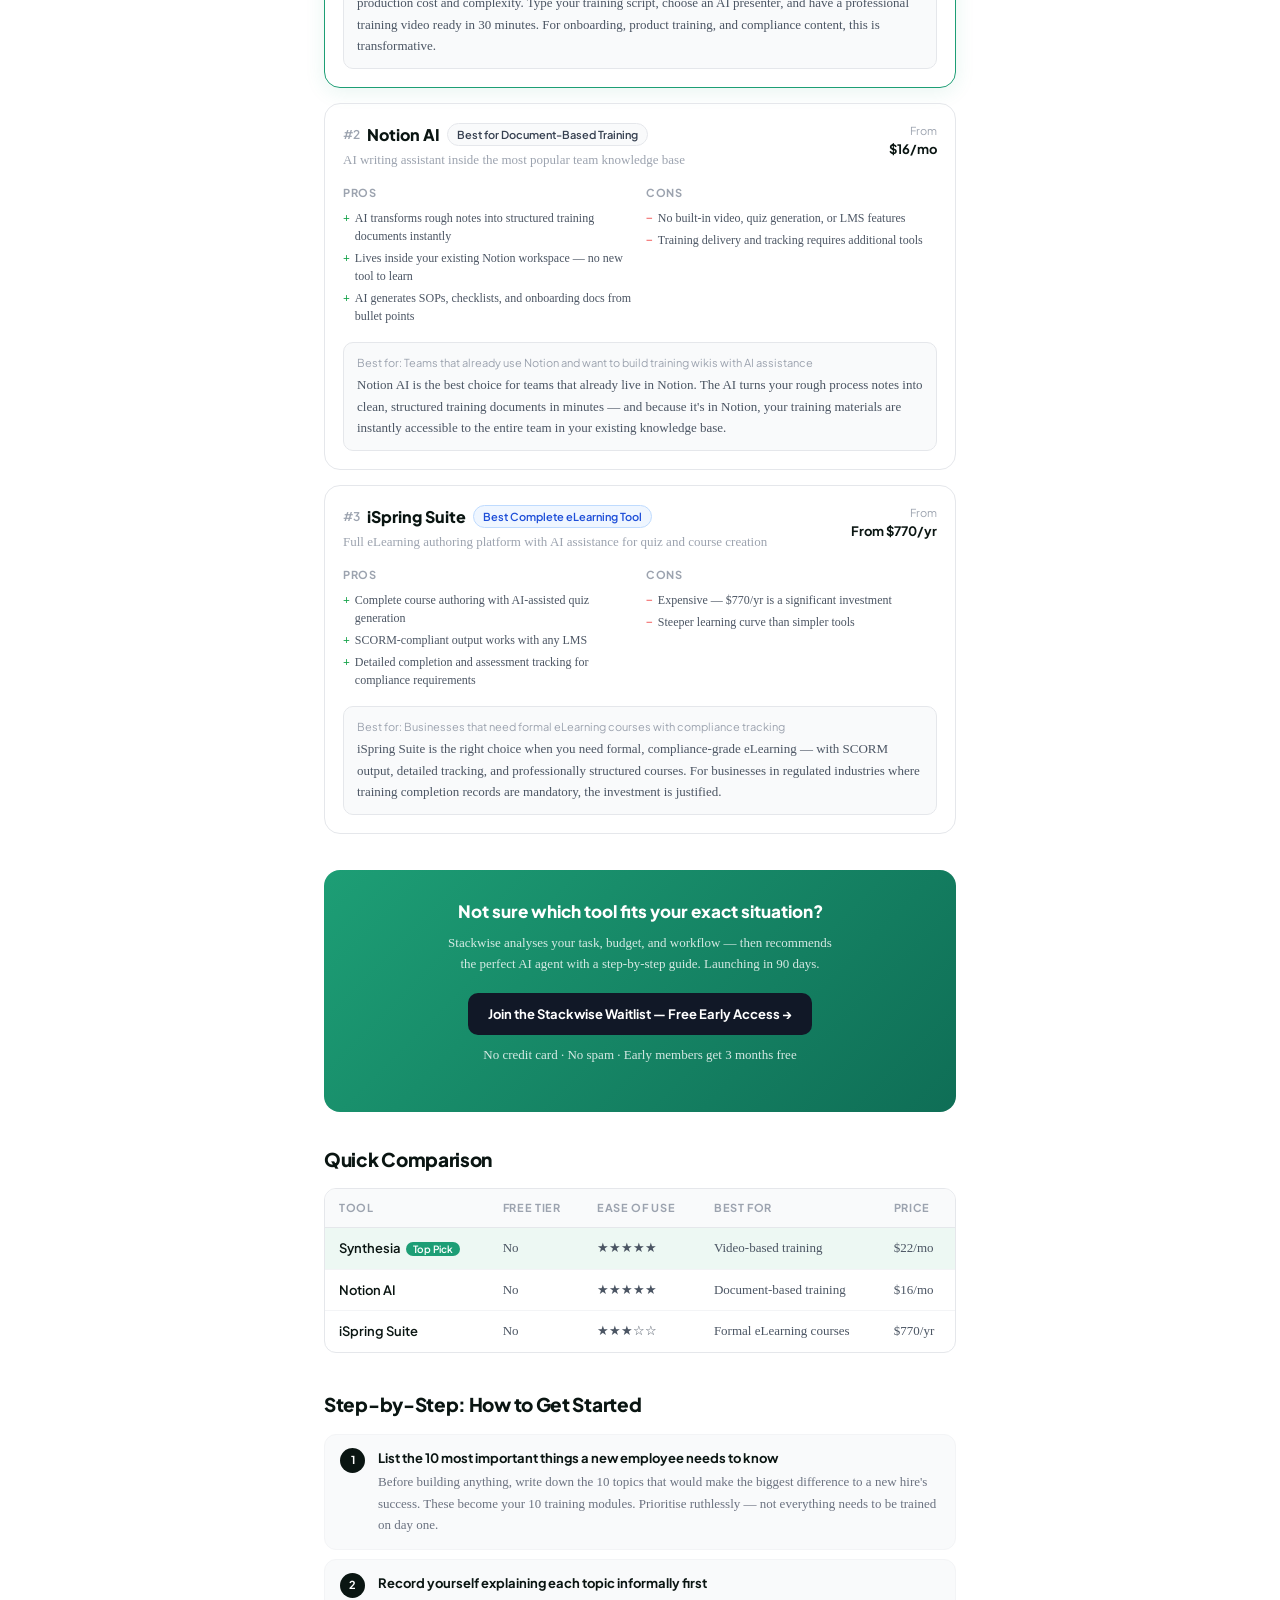
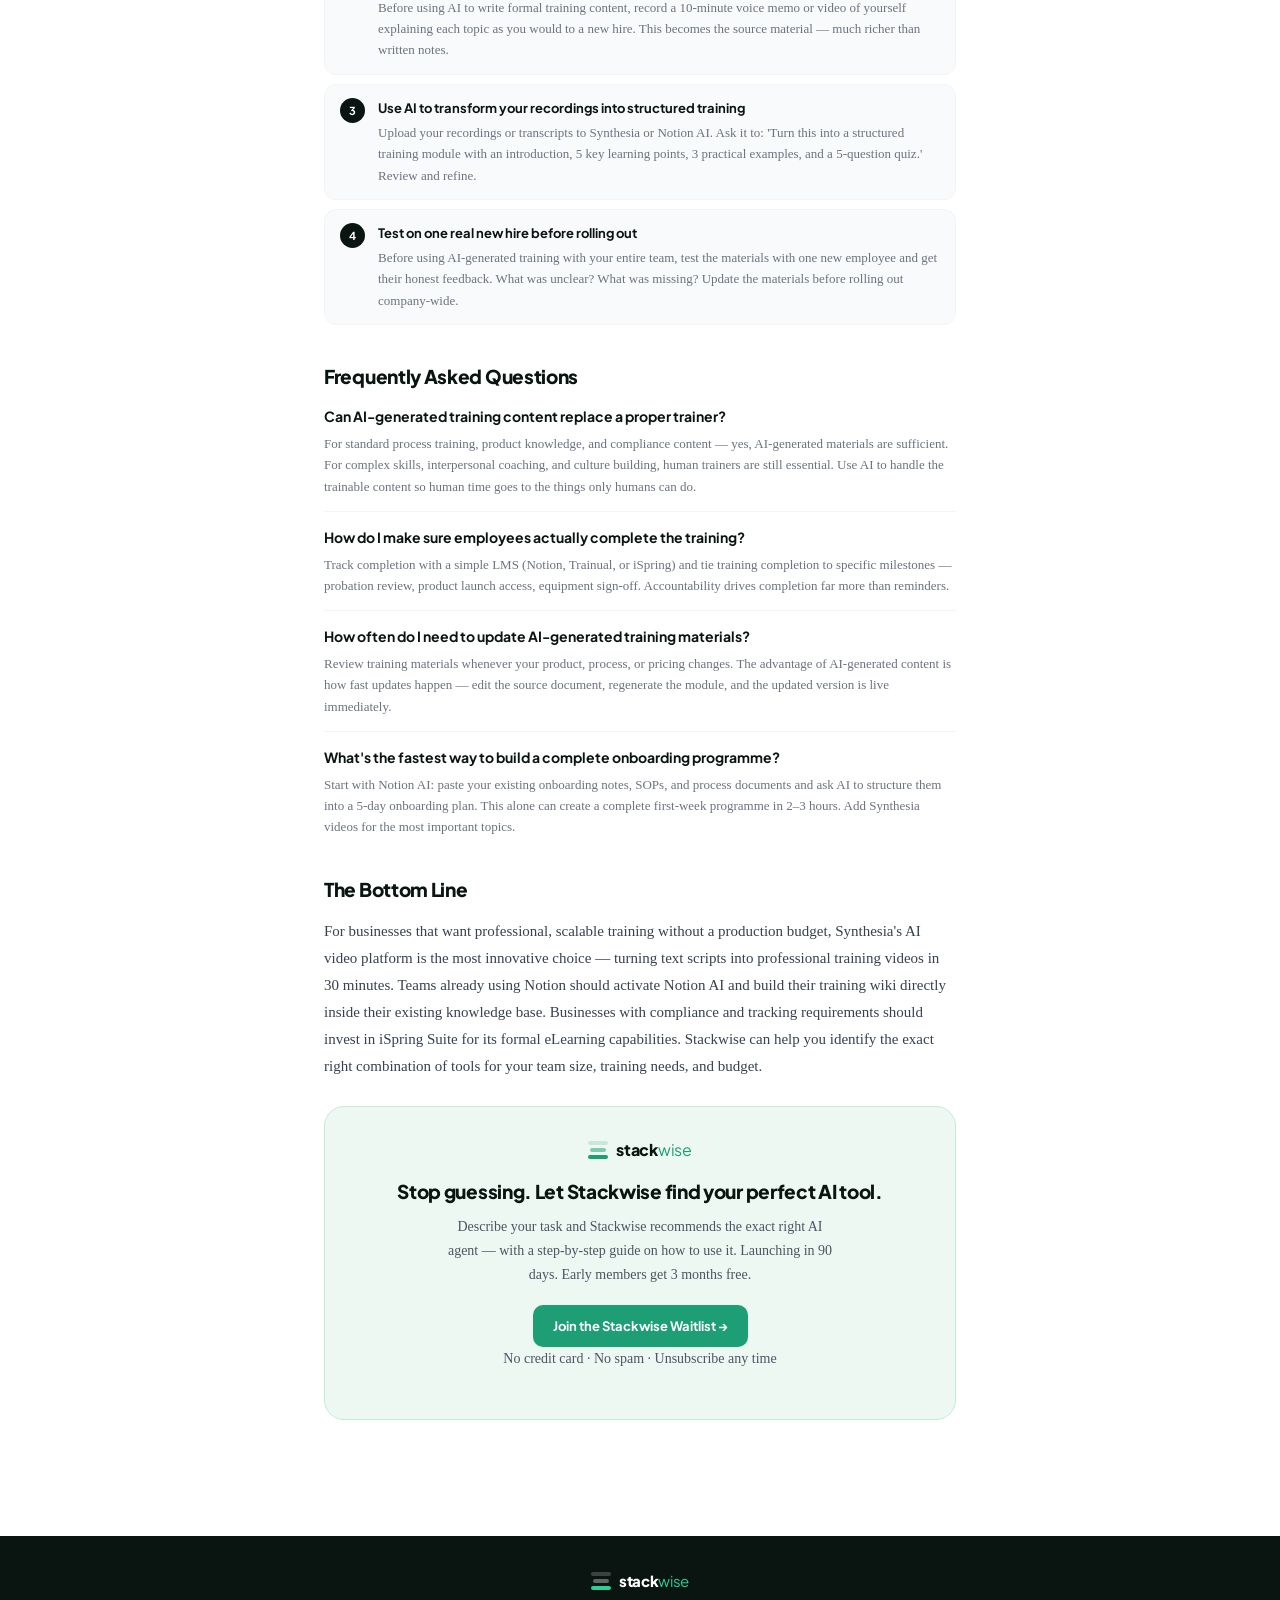
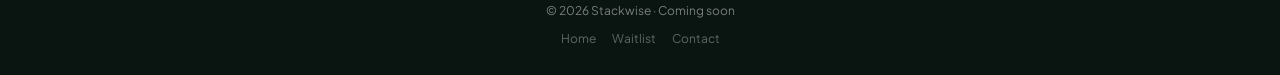
<file: best-ai-tool-for-training-materials.html>
<!DOCTYPE html>
<html lang="en">
<head>
<meta charset="UTF-8"/><meta name="viewport" content="width=device-width,initial-scale=1.0"/>
<title>Best AI Tool for Creating Employee Training Materials in 2026 — Tested & Ranked | Stackwise</title>
<meta name="description" content="Turn your expertise into structured training content. We ranked the top 3 AI tools for creating employee training materials — with a clear winner."/>
<link rel="canonical" href="https://stackwise-waitlist.netlify.app/best-ai-tool-for-training-materials"/>
<meta property="og:title" content="Best AI Tool for Creating Employee Training Materials in 2026 — Tested & Ranked"/><meta property="og:description" content="Turn your expertise into structured training content. We ranked the top 3 AI tools for creating employee training materials — with a clear winner."/>
<meta property="og:type" content="article"/>
<script type="application/ld+json">{"@context":"https://schema.org","@type":"Article","headline":"Best AI Tool for Creating Employee Training Materials in 2026 — Tested & Ranked","author":{"@type":"Organization","name":"Stackwise"},"datePublished":"2026-03-24"}</script>
<link rel="preconnect" href="https://fonts.googleapis.com"/>
<link href="https://fonts.googleapis.com/css2?family=Plus+Jakarta+Sans:wght@400;600;700;800&display=swap" rel="stylesheet"/>
<link rel="stylesheet" href="articles.css"/>
</head>
<body>
<nav id="nav">
  <a href="index.html" class="nav-logo">
    <div class="logo-pills"><div class="lp lp1"></div><div class="lp lp2"></div><div class="lp lp3"></div></div>
    <div class="logo-text">stack<span>wise</span></div>
  </a>
  <a href="https://stackwise-waitlist.netlify.app/" target="_blank" class="nav-btn">Join Waitlist →</a>
</nav>
<div class="wrap">
  <div class="breadcrumb">
    <a href="index.html">Home</a><span>›</span><a href="index.html">AI Guides</a><span>›</span><span>Employee Training Materials</span>
  </div>
  <div class="tags"><span class="tag">Employee Training</span><span class="tag">HR</span><span class="tag">Learning & Development</span><span class="tag">2026</span></div>
  <h1>Best AI Tool for Creating Employee Training Materials in 2026 — Tested & Ranked</h1>
  <div class="byline">
    <span>By Stackwise Team</span><span>·</span><span>March 24, 2026</span><span>·</span><span>5 min read</span><span>·</span><span class="fresh">✓ Verified 2026</span>
  </div>
  <p class="intro">Creating employee training materials from scratch is one of the most time-consuming tasks in any growing business. Writing SOPs, building onboarding modules, creating quizzes — it typically takes weeks and often gets deprioritised because it's not urgent enough to compete with daily operations. AI training content tools turn your existing knowledge, documents, and processes into structured, professional training materials in hours instead of weeks.</p>

  <div class="tldr">
    <p class="tldr-label">TL;DR — Our Top Pick</p>
    <p class="tldr-tool">Synthesia</p>
    <p class="tldr-text">Synthesia is the most innovative training tool because it solves the biggest barrier to video training — production cost and complexity. Type your training script, choose an AI presenter, and have a professional training video ready in 30 minutes. For onboarding, product training, and compliance content, this is transformative.</p>
    <a href="https://stackwise-waitlist.netlify.app/" target="_blank" class="btn">Find the best tool for your task — Join Stackwise →</a>
  </div>

  <section>
    <h2>What to Look for in an AI Tool for Employee Training Materials</h2>
    <div class="criteria"><div class="criterion"><div class="crit-num">1</div><div><h3>Content Transformation — Not Just Generation</h3><p class="crit-desc">The best tools don't just generate generic training content — they transform your existing materials. Upload your internal documents, SOPs, product guides, or recorded calls and let AI structure them into proper training modules.</p></div></div><div class="criterion"><div class="crit-num">2</div><div><h3>Multiple Format Output</h3><p class="crit-desc">Training works best when delivered in multiple formats — video, document, quiz, checklist. Look for tools that can produce the same content in different formats so learners can engage with material in the way that suits them best.</p></div></div><div class="criterion"><div class="crit-num">3</div><div><h3>Quiz and Assessment Generation</h3><p class="crit-desc">Knowledge without testing is training without accountability. The best tools automatically generate quizzes, assessments, and comprehension checks from your training content — without you having to write every question manually.</p></div></div><div class="criterion"><div class="crit-num">4</div><div><h3>Delivery and Tracking</h3><p class="crit-desc">Creating training materials is only half the job. You also need to deliver them to employees and track completion. Look for tools that include a basic LMS (learning management system) or integrate with one you already use.</p></div></div></div>
  </section>

  <section>
    <h2>Best AI Tools for Employee Training Materials — Ranked</h2>
    <div class="tool-cards">
<div class="tool-card winner">
  <div class="winner-bar">⭐ EDITOR'S CHOICE</div>
  <div class="card-body">
    <div class="card-top">
      <div>
        <div class="card-name-row">
          <span class="card-rank">#1</span>
          <span class="card-name">Synthesia</span>
          <span class="badge badge-teal">Best Overall</span>
        </div>
        <p class="card-liner">AI video training platform that creates professional training videos from text</p>
      </div>
      <div><p class="price-label">From</p><p class="price-val">$22/mo</p></div>
    </div>
    <div class="pros-cons">
      <div><p class="pc-label">Pros</p><div class="pc-item"><span class="pro">+</span>Creates professional training videos with AI presenters — no camera or studio needed</div><div class="pc-item"><span class="pro">+</span>140+ AI avatars and 120 languages for global teams</div><div class="pc-item"><span class="pro">+</span>Updates videos instantly by editing the script — no re-filming needed</div></div>
      <div><p class="pc-label">Cons</p><div class="pc-item"><span class="con">−</span>Monthly video minute limits on lower tiers</div><div class="pc-item"><span class="con">−</span>AI presenters look slightly artificial on close inspection</div></div>
    </div>
    <div class="verdict-box">
      <p class="verdict-for">Best for: Businesses that want professional video training without filming anything</p>
      <p class="verdict-text">Synthesia is the most innovative training tool because it solves the biggest barrier to video training — production cost and complexity. Type your training script, choose an AI presenter, and have a professional training video ready in 30 minutes. For onboarding, product training, and compliance content, this is transformative.</p>
    </div>
  </div>
</div>
<div class="tool-card">
  
  <div class="card-body">
    <div class="card-top">
      <div>
        <div class="card-name-row">
          <span class="card-rank">#2</span>
          <span class="card-name">Notion AI</span>
          <span class="badge badge-gray">Best for Document-Based Training</span>
        </div>
        <p class="card-liner">AI writing assistant inside the most popular team knowledge base</p>
      </div>
      <div><p class="price-label">From</p><p class="price-val">$16/mo</p></div>
    </div>
    <div class="pros-cons">
      <div><p class="pc-label">Pros</p><div class="pc-item"><span class="pro">+</span>AI transforms rough notes into structured training documents instantly</div><div class="pc-item"><span class="pro">+</span>Lives inside your existing Notion workspace — no new tool to learn</div><div class="pc-item"><span class="pro">+</span>AI generates SOPs, checklists, and onboarding docs from bullet points</div></div>
      <div><p class="pc-label">Cons</p><div class="pc-item"><span class="con">−</span>No built-in video, quiz generation, or LMS features</div><div class="pc-item"><span class="con">−</span>Training delivery and tracking requires additional tools</div></div>
    </div>
    <div class="verdict-box">
      <p class="verdict-for">Best for: Teams that already use Notion and want to build training wikis with AI assistance</p>
      <p class="verdict-text">Notion AI is the best choice for teams that already live in Notion. The AI turns your rough process notes into clean, structured training documents in minutes — and because it's in Notion, your training materials are instantly accessible to the entire team in your existing knowledge base.</p>
    </div>
  </div>
</div>
<div class="tool-card">
  
  <div class="card-body">
    <div class="card-top">
      <div>
        <div class="card-name-row">
          <span class="card-rank">#3</span>
          <span class="card-name">iSpring Suite</span>
          <span class="badge badge-blue">Best Complete eLearning Tool</span>
        </div>
        <p class="card-liner">Full eLearning authoring platform with AI assistance for quiz and course creation</p>
      </div>
      <div><p class="price-label">From</p><p class="price-val">From $770/yr</p></div>
    </div>
    <div class="pros-cons">
      <div><p class="pc-label">Pros</p><div class="pc-item"><span class="pro">+</span>Complete course authoring with AI-assisted quiz generation</div><div class="pc-item"><span class="pro">+</span>SCORM-compliant output works with any LMS</div><div class="pc-item"><span class="pro">+</span>Detailed completion and assessment tracking for compliance requirements</div></div>
      <div><p class="pc-label">Cons</p><div class="pc-item"><span class="con">−</span>Expensive — $770/yr is a significant investment</div><div class="pc-item"><span class="con">−</span>Steeper learning curve than simpler tools</div></div>
    </div>
    <div class="verdict-box">
      <p class="verdict-for">Best for: Businesses that need formal eLearning courses with compliance tracking</p>
      <p class="verdict-text">iSpring Suite is the right choice when you need formal, compliance-grade eLearning — with SCORM output, detailed tracking, and professionally structured courses. For businesses in regulated industries where training completion records are mandatory, the investment is justified.</p>
    </div>
  </div>
</div></div>
  </section>

  <div class="mid-cta">
    <h3>Not sure which tool fits your exact situation?</h3>
    <p>Stackwise analyses your task, budget, and workflow — then recommends the perfect AI agent with a step-by-step guide. Launching in 90 days.</p>
    <a href="https://stackwise-waitlist.netlify.app/" target="_blank" class="btn btn-dark">Join the Stackwise Waitlist — Free Early Access →</a>
    <p class="mid-note">No credit card · No spam · Early members get 3 months free</p>
  </div>

  <section>
    <h2>Quick Comparison</h2>
    <div class="table-wrap">
      <table><thead><tr><th>Tool</th><th>Free Tier</th><th>Ease of Use</th><th>Best For</th><th>Price</th></tr></thead>
      <tbody><tr class="top-row"><td class="td-tool">Synthesia<span class="top-sm">Top Pick</span></td><td>No</td><td>★★★★★</td><td>Video-based training</td><td>$22/mo</td></tr><tr><td class="td-tool">Notion AI</td><td>No</td><td>★★★★★</td><td>Document-based training</td><td>$16/mo</td></tr><tr><td class="td-tool">iSpring Suite</td><td>No</td><td>★★★☆☆</td><td>Formal eLearning courses</td><td>$770/yr</td></tr></tbody></table>
    </div>
  </section>

  <section>
    <h2>Step-by-Step: How to Get Started</h2>
    <div class="steps"><div class="step"><div class="step-num"><span>1</span></div><div><p class="step-title">List the 10 most important things a new employee needs to know</p><p class="step-desc">Before building anything, write down the 10 topics that would make the biggest difference to a new hire's success. These become your 10 training modules. Prioritise ruthlessly — not everything needs to be trained on day one.</p></div></div><div class="step"><div class="step-num"><span>2</span></div><div><p class="step-title">Record yourself explaining each topic informally first</p><p class="step-desc">Before using AI to write formal training content, record a 10-minute voice memo or video of yourself explaining each topic as you would to a new hire. This becomes the source material — much richer than written notes.</p></div></div><div class="step"><div class="step-num"><span>3</span></div><div><p class="step-title">Use AI to transform your recordings into structured training</p><p class="step-desc">Upload your recordings or transcripts to Synthesia or Notion AI. Ask it to: 'Turn this into a structured training module with an introduction, 5 key learning points, 3 practical examples, and a 5-question quiz.' Review and refine.</p></div></div><div class="step"><div class="step-num"><span>4</span></div><div><p class="step-title">Test on one real new hire before rolling out</p><p class="step-desc">Before using AI-generated training with your entire team, test the materials with one new employee and get their honest feedback. What was unclear? What was missing? Update the materials before rolling out company-wide.</p></div></div></div>
  </section>

  <section>
    <h2>Frequently Asked Questions</h2>
    <div><div class="faq-item"><p class="faq-q">Can AI-generated training content replace a proper trainer?</p><p class="faq-a">For standard process training, product knowledge, and compliance content — yes, AI-generated materials are sufficient. For complex skills, interpersonal coaching, and culture building, human trainers are still essential. Use AI to handle the trainable content so human time goes to the things only humans can do.</p></div><div class="faq-item"><p class="faq-q">How do I make sure employees actually complete the training?</p><p class="faq-a">Track completion with a simple LMS (Notion, Trainual, or iSpring) and tie training completion to specific milestones — probation review, product launch access, equipment sign-off. Accountability drives completion far more than reminders.</p></div><div class="faq-item"><p class="faq-q">How often do I need to update AI-generated training materials?</p><p class="faq-a">Review training materials whenever your product, process, or pricing changes. The advantage of AI-generated content is how fast updates happen — edit the source document, regenerate the module, and the updated version is live immediately.</p></div><div class="faq-item"><p class="faq-q">What's the fastest way to build a complete onboarding programme?</p><p class="faq-a">Start with Notion AI: paste your existing onboarding notes, SOPs, and process documents and ask AI to structure them into a 5-day onboarding plan. This alone can create a complete first-week programme in 2–3 hours. Add Synthesia videos for the most important topics.</p></div></div>
  </section>

  <section>
    <h2>The Bottom Line</h2>
    <p class="conclusion-text">For businesses that want professional, scalable training without a production budget, Synthesia's AI video platform is the most innovative choice — turning text scripts into professional training videos in 30 minutes. Teams already using Notion should activate Notion AI and build their training wiki directly inside their existing knowledge base. Businesses with compliance and tracking requirements should invest in iSpring Suite for its formal eLearning capabilities. Stackwise can help you identify the exact right combination of tools for your team size, training needs, and budget.</p>
    <div class="final-cta">
      <div class="final-logo">
        <div style="display:flex;align-items:center;gap:8px;font-family:'Plus Jakarta Sans',sans-serif;">
          <div class="logo-pills"><div class="lp lp1"></div><div class="lp lp2"></div><div class="lp lp3"></div></div>
          <div class="logo-text">stack<span>wise</span></div>
        </div>
      </div>
      <h2>Stop guessing. Let Stackwise find your perfect AI tool.</h2>
      <p>Describe your task and Stackwise recommends the exact right AI agent — with a step-by-step guide on how to use it. Launching in 90 days. Early members get 3 months free.</p>
      <a href="https://stackwise-waitlist.netlify.app/" target="_blank" class="btn">Join the Stackwise Waitlist →</a>
      <p class="final-note">No credit card · No spam · Unsubscribe any time</p>
    </div>
  </section>
</div>
<footer>
  <div class="f-logo">
    <div class="logo-pills">
      <div class="lp lp1" style="background:rgba(255,255,255,0.2);"></div>
      <div class="lp lp2" style="background:rgba(255,255,255,0.35);margin-left:2px;"></div>
      <div class="lp lp3" style="background:#2DCE97;"></div>
    </div>
    <div class="logo-text" style="color:white;font-size:15px;font-family:'Plus Jakarta Sans',sans-serif;">stack<span style="color:#2DCE97;">wise</span></div>
  </div>
  <div>© 2026 Stackwise · Coming soon</div>
  <div class="f-links"><a href="index.html">Home</a><a href="https://stackwise-waitlist.netlify.app/" target="_blank">Waitlist</a><a href="mailto:hello@stackwise.app">Contact</a></div>
</footer>
<script>window.addEventListener('scroll',function(){document.getElementById('nav').classList.toggle('scrolled',window.scrollY>10);},{passive:true});</script>
</body></html>
</file>
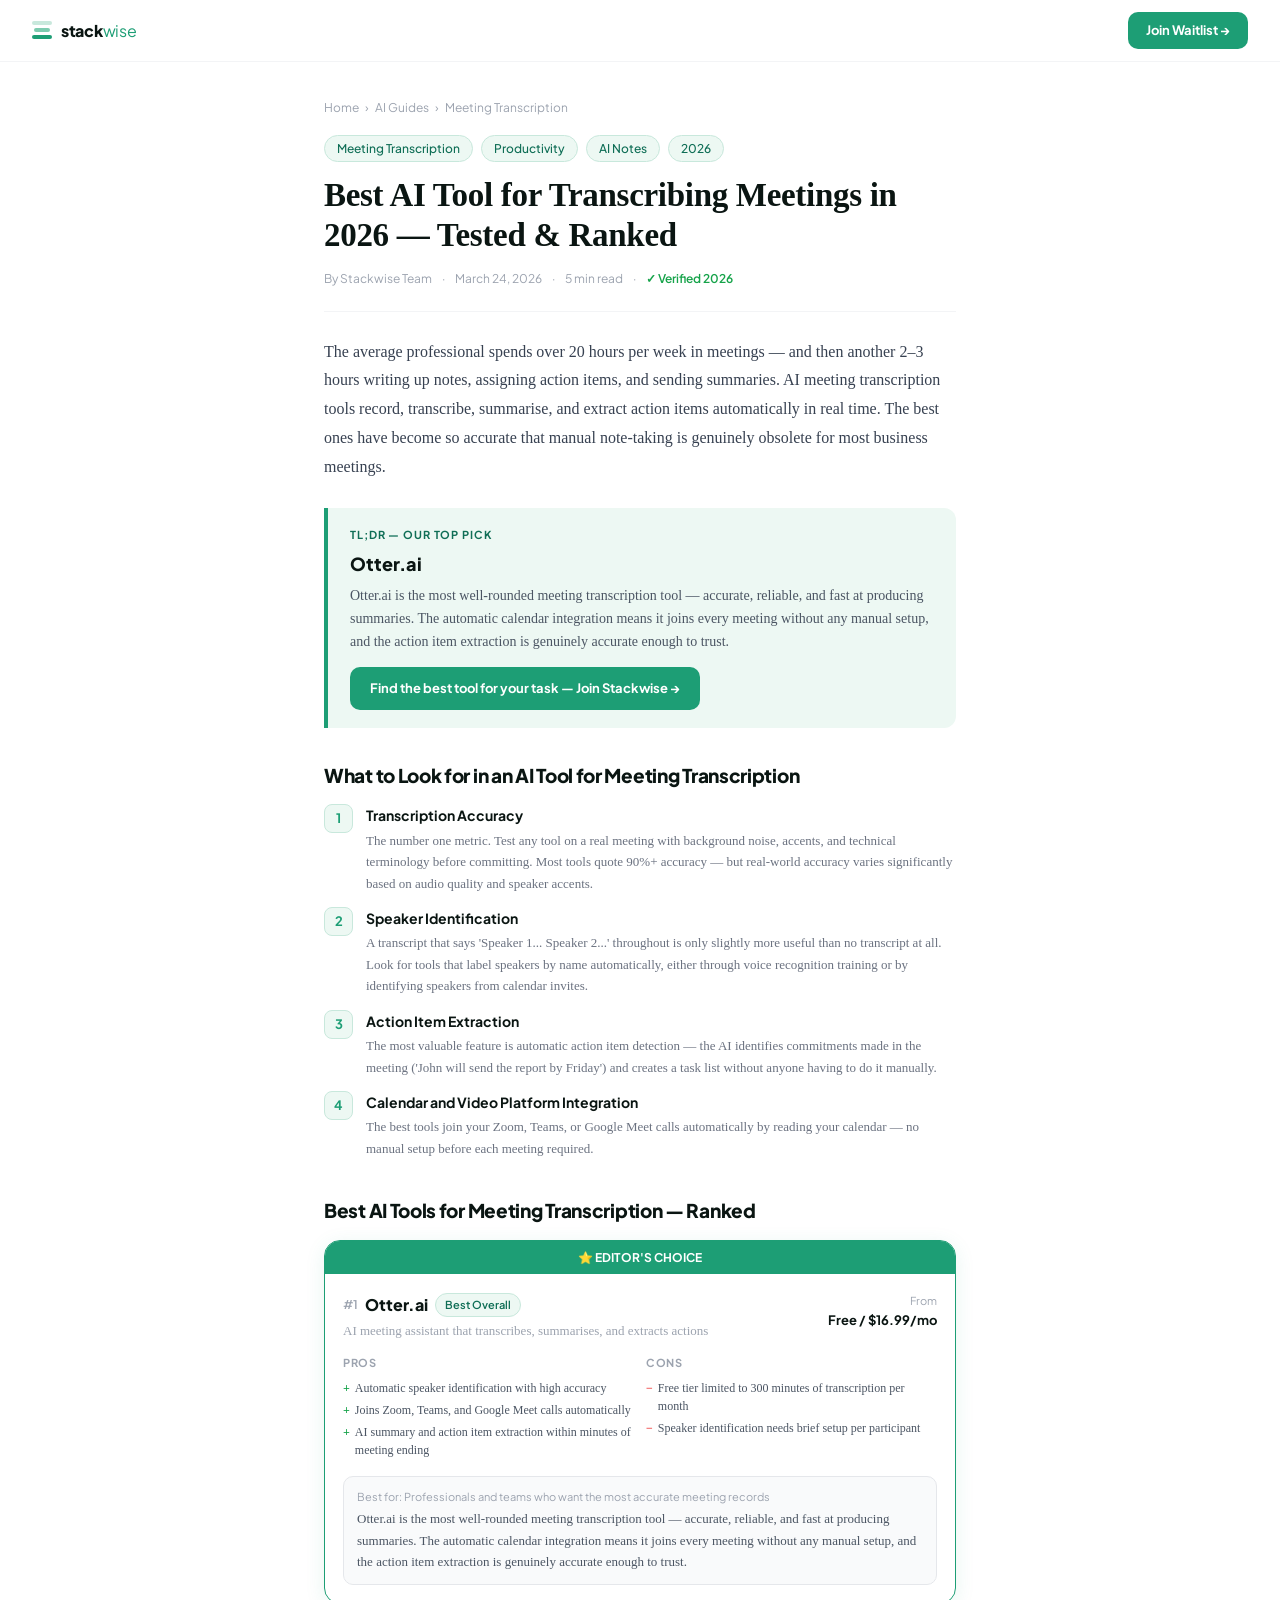
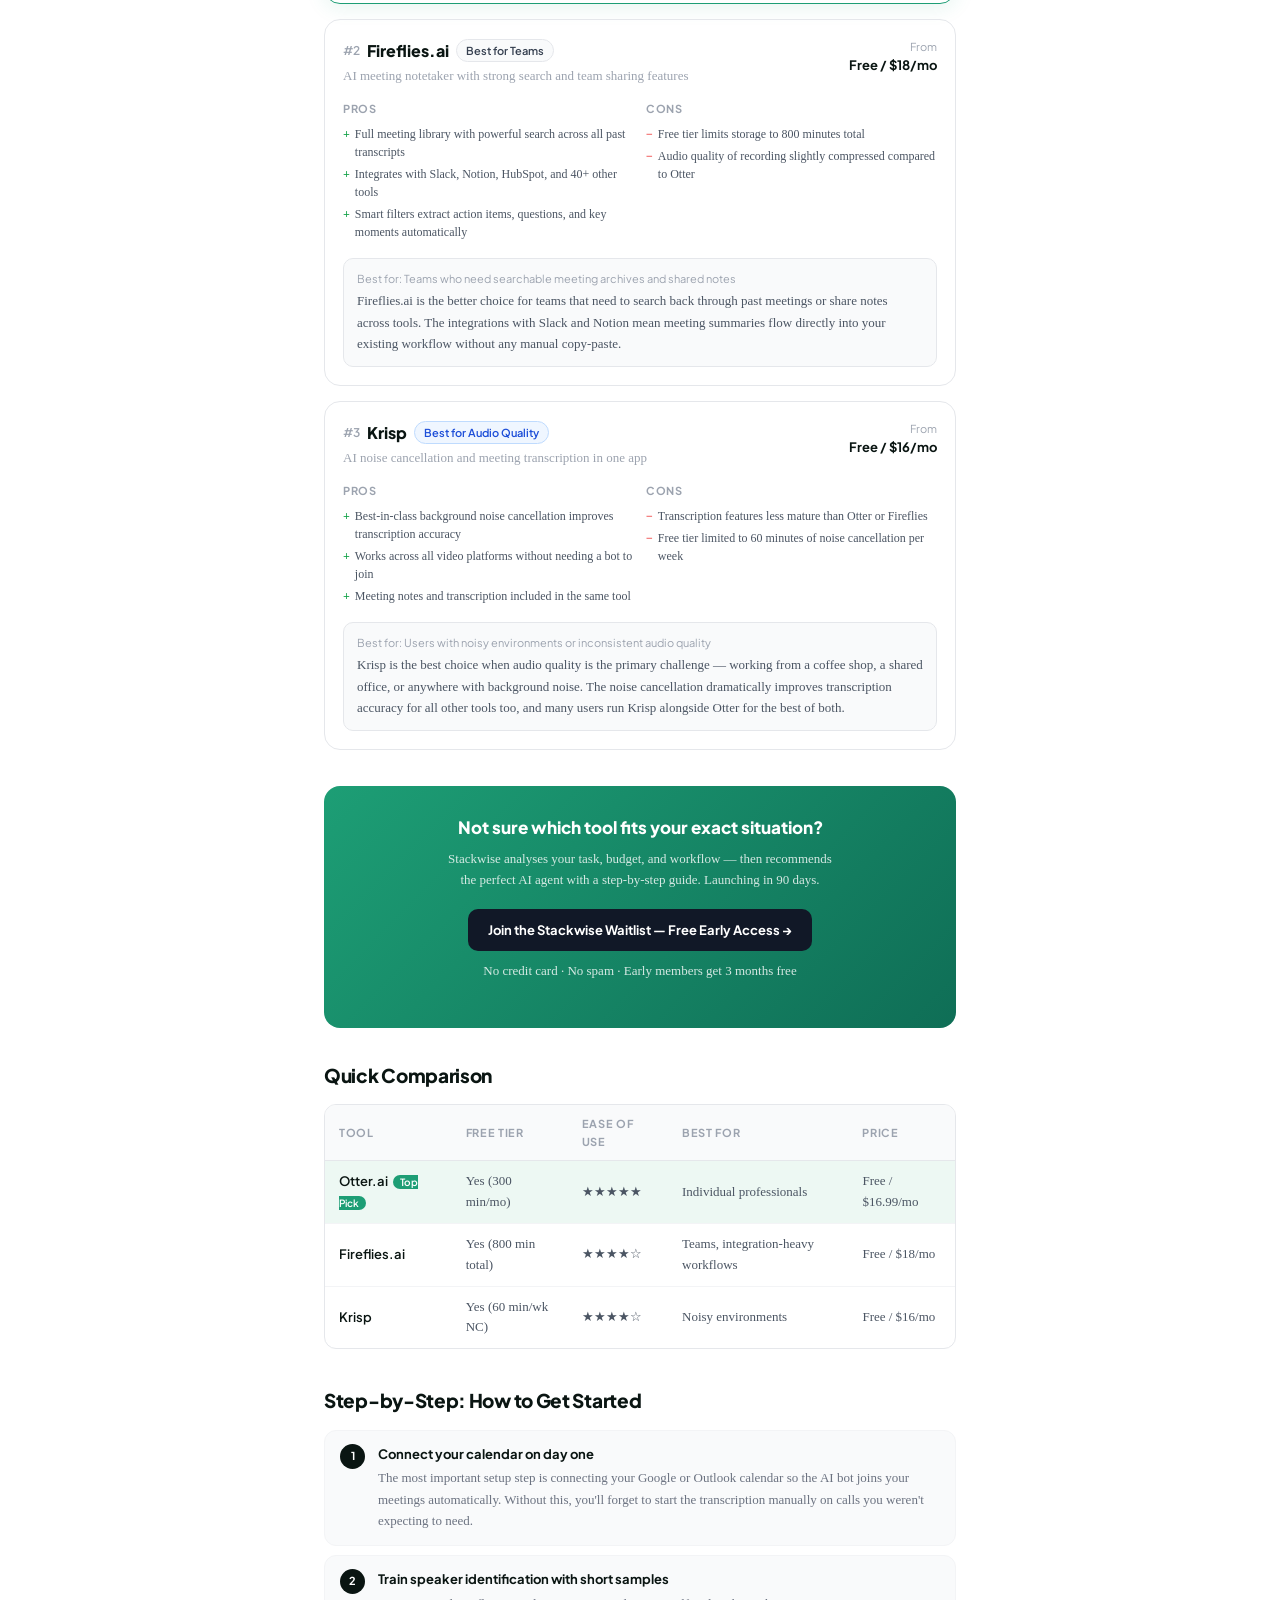
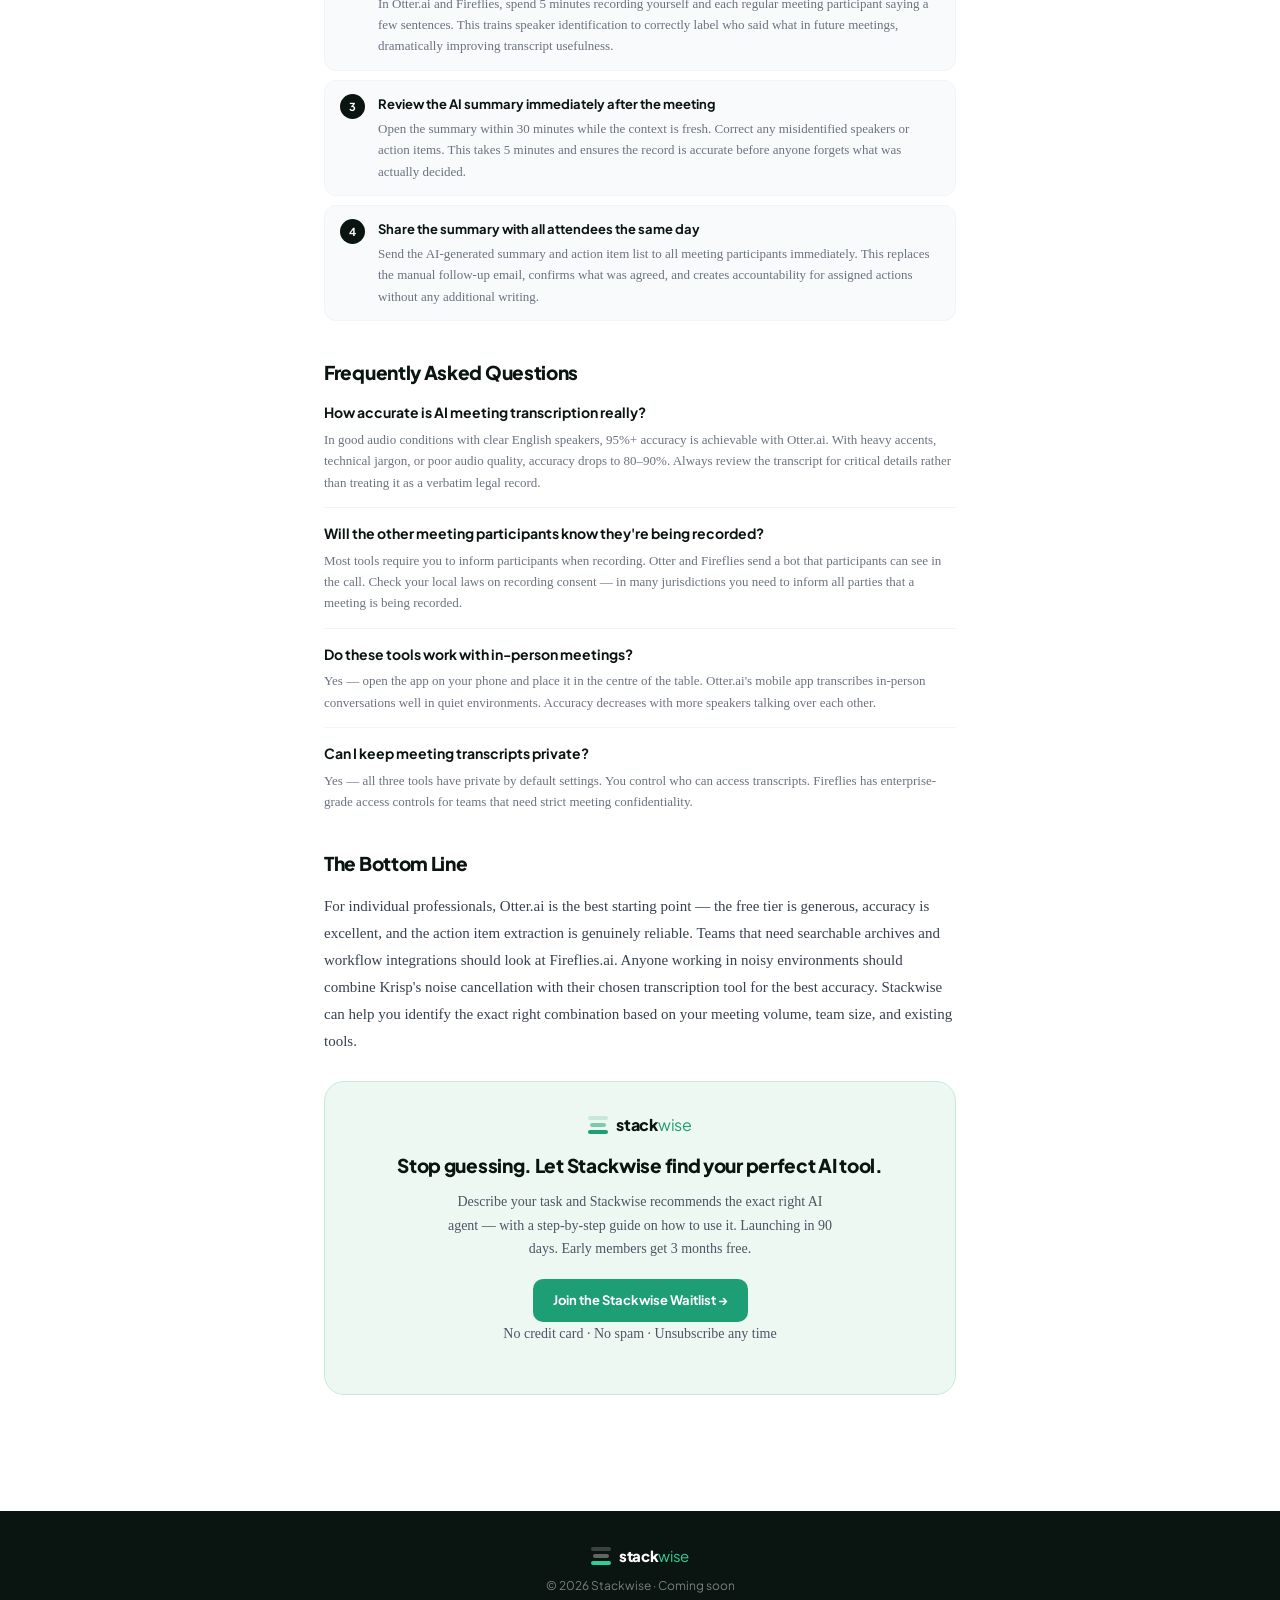
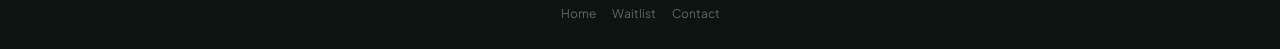
<file: best-ai-tool-for-transcribing-meetings.html>
<!DOCTYPE html>
<html lang="en">
<head>
<meta charset="UTF-8"/><meta name="viewport" content="width=device-width,initial-scale=1.0"/>
<title>Best AI Tool for Transcribing Meetings in 2026 — Tested & Ranked | Stackwise</title>
<meta name="description" content="Never take manual meeting notes again. We ranked the top 3 AI transcription tools for meetings — with honest pros, cons, and a clear winner."/>
<link rel="canonical" href="https://stackwise-waitlist.netlify.app/best-ai-tool-for-transcribing-meetings"/>
<meta property="og:title" content="Best AI Tool for Transcribing Meetings in 2026 — Tested & Ranked"/><meta property="og:description" content="Never take manual meeting notes again. We ranked the top 3 AI transcription tools for meetings — with honest pros, cons, and a clear winner."/>
<meta property="og:type" content="article"/>
<script type="application/ld+json">{"@context":"https://schema.org","@type":"Article","headline":"Best AI Tool for Transcribing Meetings in 2026 — Tested & Ranked","author":{"@type":"Organization","name":"Stackwise"},"datePublished":"2026-03-24"}</script>
<link rel="preconnect" href="https://fonts.googleapis.com"/>
<link href="https://fonts.googleapis.com/css2?family=Plus+Jakarta+Sans:wght@400;600;700;800&display=swap" rel="stylesheet"/>
<link rel="stylesheet" href="articles.css"/>
</head>
<body>
<nav id="nav">
  <a href="index.html" class="nav-logo">
    <div class="logo-pills"><div class="lp lp1"></div><div class="lp lp2"></div><div class="lp lp3"></div></div>
    <div class="logo-text">stack<span>wise</span></div>
  </a>
  <a href="https://stackwise-waitlist.netlify.app/" target="_blank" class="nav-btn">Join Waitlist →</a>
</nav>
<div class="wrap">
  <div class="breadcrumb">
    <a href="index.html">Home</a><span>›</span><a href="index.html">AI Guides</a><span>›</span><span>Meeting Transcription</span>
  </div>
  <div class="tags"><span class="tag">Meeting Transcription</span><span class="tag">Productivity</span><span class="tag">AI Notes</span><span class="tag">2026</span></div>
  <h1>Best AI Tool for Transcribing Meetings in 2026 — Tested & Ranked</h1>
  <div class="byline">
    <span>By Stackwise Team</span><span>·</span><span>March 24, 2026</span><span>·</span><span>5 min read</span><span>·</span><span class="fresh">✓ Verified 2026</span>
  </div>
  <p class="intro">The average professional spends over 20 hours per week in meetings — and then another 2–3 hours writing up notes, assigning action items, and sending summaries. AI meeting transcription tools record, transcribe, summarise, and extract action items automatically in real time. The best ones have become so accurate that manual note-taking is genuinely obsolete for most business meetings.</p>

  <div class="tldr">
    <p class="tldr-label">TL;DR — Our Top Pick</p>
    <p class="tldr-tool">Otter.ai</p>
    <p class="tldr-text">Otter.ai is the most well-rounded meeting transcription tool — accurate, reliable, and fast at producing summaries. The automatic calendar integration means it joins every meeting without any manual setup, and the action item extraction is genuinely accurate enough to trust.</p>
    <a href="https://stackwise-waitlist.netlify.app/" target="_blank" class="btn">Find the best tool for your task — Join Stackwise →</a>
  </div>

  <section>
    <h2>What to Look for in an AI Tool for Meeting Transcription</h2>
    <div class="criteria"><div class="criterion"><div class="crit-num">1</div><div><h3>Transcription Accuracy</h3><p class="crit-desc">The number one metric. Test any tool on a real meeting with background noise, accents, and technical terminology before committing. Most tools quote 90%+ accuracy — but real-world accuracy varies significantly based on audio quality and speaker accents.</p></div></div><div class="criterion"><div class="crit-num">2</div><div><h3>Speaker Identification</h3><p class="crit-desc">A transcript that says 'Speaker 1... Speaker 2...' throughout is only slightly more useful than no transcript at all. Look for tools that label speakers by name automatically, either through voice recognition training or by identifying speakers from calendar invites.</p></div></div><div class="criterion"><div class="crit-num">3</div><div><h3>Action Item Extraction</h3><p class="crit-desc">The most valuable feature is automatic action item detection — the AI identifies commitments made in the meeting ('John will send the report by Friday') and creates a task list without anyone having to do it manually.</p></div></div><div class="criterion"><div class="crit-num">4</div><div><h3>Calendar and Video Platform Integration</h3><p class="crit-desc">The best tools join your Zoom, Teams, or Google Meet calls automatically by reading your calendar — no manual setup before each meeting required.</p></div></div></div>
  </section>

  <section>
    <h2>Best AI Tools for Meeting Transcription — Ranked</h2>
    <div class="tool-cards">
<div class="tool-card winner">
  <div class="winner-bar">⭐ EDITOR'S CHOICE</div>
  <div class="card-body">
    <div class="card-top">
      <div>
        <div class="card-name-row">
          <span class="card-rank">#1</span>
          <span class="card-name">Otter.ai</span>
          <span class="badge badge-teal">Best Overall</span>
        </div>
        <p class="card-liner">AI meeting assistant that transcribes, summarises, and extracts actions</p>
      </div>
      <div><p class="price-label">From</p><p class="price-val">Free / $16.99/mo</p></div>
    </div>
    <div class="pros-cons">
      <div><p class="pc-label">Pros</p><div class="pc-item"><span class="pro">+</span>Automatic speaker identification with high accuracy</div><div class="pc-item"><span class="pro">+</span>Joins Zoom, Teams, and Google Meet calls automatically</div><div class="pc-item"><span class="pro">+</span>AI summary and action item extraction within minutes of meeting ending</div></div>
      <div><p class="pc-label">Cons</p><div class="pc-item"><span class="con">−</span>Free tier limited to 300 minutes of transcription per month</div><div class="pc-item"><span class="con">−</span>Speaker identification needs brief setup per participant</div></div>
    </div>
    <div class="verdict-box">
      <p class="verdict-for">Best for: Professionals and teams who want the most accurate meeting records</p>
      <p class="verdict-text">Otter.ai is the most well-rounded meeting transcription tool — accurate, reliable, and fast at producing summaries. The automatic calendar integration means it joins every meeting without any manual setup, and the action item extraction is genuinely accurate enough to trust.</p>
    </div>
  </div>
</div>
<div class="tool-card">
  
  <div class="card-body">
    <div class="card-top">
      <div>
        <div class="card-name-row">
          <span class="card-rank">#2</span>
          <span class="card-name">Fireflies.ai</span>
          <span class="badge badge-gray">Best for Teams</span>
        </div>
        <p class="card-liner">AI meeting notetaker with strong search and team sharing features</p>
      </div>
      <div><p class="price-label">From</p><p class="price-val">Free / $18/mo</p></div>
    </div>
    <div class="pros-cons">
      <div><p class="pc-label">Pros</p><div class="pc-item"><span class="pro">+</span>Full meeting library with powerful search across all past transcripts</div><div class="pc-item"><span class="pro">+</span>Integrates with Slack, Notion, HubSpot, and 40+ other tools</div><div class="pc-item"><span class="pro">+</span>Smart filters extract action items, questions, and key moments automatically</div></div>
      <div><p class="pc-label">Cons</p><div class="pc-item"><span class="con">−</span>Free tier limits storage to 800 minutes total</div><div class="pc-item"><span class="con">−</span>Audio quality of recording slightly compressed compared to Otter</div></div>
    </div>
    <div class="verdict-box">
      <p class="verdict-for">Best for: Teams who need searchable meeting archives and shared notes</p>
      <p class="verdict-text">Fireflies.ai is the better choice for teams that need to search back through past meetings or share notes across tools. The integrations with Slack and Notion mean meeting summaries flow directly into your existing workflow without any manual copy-paste.</p>
    </div>
  </div>
</div>
<div class="tool-card">
  
  <div class="card-body">
    <div class="card-top">
      <div>
        <div class="card-name-row">
          <span class="card-rank">#3</span>
          <span class="card-name">Krisp</span>
          <span class="badge badge-blue">Best for Audio Quality</span>
        </div>
        <p class="card-liner">AI noise cancellation and meeting transcription in one app</p>
      </div>
      <div><p class="price-label">From</p><p class="price-val">Free / $16/mo</p></div>
    </div>
    <div class="pros-cons">
      <div><p class="pc-label">Pros</p><div class="pc-item"><span class="pro">+</span>Best-in-class background noise cancellation improves transcription accuracy</div><div class="pc-item"><span class="pro">+</span>Works across all video platforms without needing a bot to join</div><div class="pc-item"><span class="pro">+</span>Meeting notes and transcription included in the same tool</div></div>
      <div><p class="pc-label">Cons</p><div class="pc-item"><span class="con">−</span>Transcription features less mature than Otter or Fireflies</div><div class="pc-item"><span class="con">−</span>Free tier limited to 60 minutes of noise cancellation per week</div></div>
    </div>
    <div class="verdict-box">
      <p class="verdict-for">Best for: Users with noisy environments or inconsistent audio quality</p>
      <p class="verdict-text">Krisp is the best choice when audio quality is the primary challenge — working from a coffee shop, a shared office, or anywhere with background noise. The noise cancellation dramatically improves transcription accuracy for all other tools too, and many users run Krisp alongside Otter for the best of both.</p>
    </div>
  </div>
</div></div>
  </section>

  <div class="mid-cta">
    <h3>Not sure which tool fits your exact situation?</h3>
    <p>Stackwise analyses your task, budget, and workflow — then recommends the perfect AI agent with a step-by-step guide. Launching in 90 days.</p>
    <a href="https://stackwise-waitlist.netlify.app/" target="_blank" class="btn btn-dark">Join the Stackwise Waitlist — Free Early Access →</a>
    <p class="mid-note">No credit card · No spam · Early members get 3 months free</p>
  </div>

  <section>
    <h2>Quick Comparison</h2>
    <div class="table-wrap">
      <table><thead><tr><th>Tool</th><th>Free Tier</th><th>Ease of Use</th><th>Best For</th><th>Price</th></tr></thead>
      <tbody><tr class="top-row"><td class="td-tool">Otter.ai<span class="top-sm">Top Pick</span></td><td>Yes (300 min/mo)</td><td>★★★★★</td><td>Individual professionals</td><td>Free / $16.99/mo</td></tr><tr><td class="td-tool">Fireflies.ai</td><td>Yes (800 min total)</td><td>★★★★☆</td><td>Teams, integration-heavy workflows</td><td>Free / $18/mo</td></tr><tr><td class="td-tool">Krisp</td><td>Yes (60 min/wk NC)</td><td>★★★★☆</td><td>Noisy environments</td><td>Free / $16/mo</td></tr></tbody></table>
    </div>
  </section>

  <section>
    <h2>Step-by-Step: How to Get Started</h2>
    <div class="steps"><div class="step"><div class="step-num"><span>1</span></div><div><p class="step-title">Connect your calendar on day one</p><p class="step-desc">The most important setup step is connecting your Google or Outlook calendar so the AI bot joins your meetings automatically. Without this, you'll forget to start the transcription manually on calls you weren't expecting to need.</p></div></div><div class="step"><div class="step-num"><span>2</span></div><div><p class="step-title">Train speaker identification with short samples</p><p class="step-desc">In Otter.ai and Fireflies, spend 5 minutes recording yourself and each regular meeting participant saying a few sentences. This trains speaker identification to correctly label who said what in future meetings, dramatically improving transcript usefulness.</p></div></div><div class="step"><div class="step-num"><span>3</span></div><div><p class="step-title">Review the AI summary immediately after the meeting</p><p class="step-desc">Open the summary within 30 minutes while the context is fresh. Correct any misidentified speakers or action items. This takes 5 minutes and ensures the record is accurate before anyone forgets what was actually decided.</p></div></div><div class="step"><div class="step-num"><span>4</span></div><div><p class="step-title">Share the summary with all attendees the same day</p><p class="step-desc">Send the AI-generated summary and action item list to all meeting participants immediately. This replaces the manual follow-up email, confirms what was agreed, and creates accountability for assigned actions without any additional writing.</p></div></div></div>
  </section>

  <section>
    <h2>Frequently Asked Questions</h2>
    <div><div class="faq-item"><p class="faq-q">How accurate is AI meeting transcription really?</p><p class="faq-a">In good audio conditions with clear English speakers, 95%+ accuracy is achievable with Otter.ai. With heavy accents, technical jargon, or poor audio quality, accuracy drops to 80–90%. Always review the transcript for critical details rather than treating it as a verbatim legal record.</p></div><div class="faq-item"><p class="faq-q">Will the other meeting participants know they're being recorded?</p><p class="faq-a">Most tools require you to inform participants when recording. Otter and Fireflies send a bot that participants can see in the call. Check your local laws on recording consent — in many jurisdictions you need to inform all parties that a meeting is being recorded.</p></div><div class="faq-item"><p class="faq-q">Do these tools work with in-person meetings?</p><p class="faq-a">Yes — open the app on your phone and place it in the centre of the table. Otter.ai's mobile app transcribes in-person conversations well in quiet environments. Accuracy decreases with more speakers talking over each other.</p></div><div class="faq-item"><p class="faq-q">Can I keep meeting transcripts private?</p><p class="faq-a">Yes — all three tools have private by default settings. You control who can access transcripts. Fireflies has enterprise-grade access controls for teams that need strict meeting confidentiality.</p></div></div>
  </section>

  <section>
    <h2>The Bottom Line</h2>
    <p class="conclusion-text">For individual professionals, Otter.ai is the best starting point — the free tier is generous, accuracy is excellent, and the action item extraction is genuinely reliable. Teams that need searchable archives and workflow integrations should look at Fireflies.ai. Anyone working in noisy environments should combine Krisp's noise cancellation with their chosen transcription tool for the best accuracy. Stackwise can help you identify the exact right combination based on your meeting volume, team size, and existing tools.</p>
    <div class="final-cta">
      <div class="final-logo">
        <div style="display:flex;align-items:center;gap:8px;font-family:'Plus Jakarta Sans',sans-serif;">
          <div class="logo-pills"><div class="lp lp1"></div><div class="lp lp2"></div><div class="lp lp3"></div></div>
          <div class="logo-text">stack<span>wise</span></div>
        </div>
      </div>
      <h2>Stop guessing. Let Stackwise find your perfect AI tool.</h2>
      <p>Describe your task and Stackwise recommends the exact right AI agent — with a step-by-step guide on how to use it. Launching in 90 days. Early members get 3 months free.</p>
      <a href="https://stackwise-waitlist.netlify.app/" target="_blank" class="btn">Join the Stackwise Waitlist →</a>
      <p class="final-note">No credit card · No spam · Unsubscribe any time</p>
    </div>
  </section>
</div>
<footer>
  <div class="f-logo">
    <div class="logo-pills">
      <div class="lp lp1" style="background:rgba(255,255,255,0.2);"></div>
      <div class="lp lp2" style="background:rgba(255,255,255,0.35);margin-left:2px;"></div>
      <div class="lp lp3" style="background:#2DCE97;"></div>
    </div>
    <div class="logo-text" style="color:white;font-size:15px;font-family:'Plus Jakarta Sans',sans-serif;">stack<span style="color:#2DCE97;">wise</span></div>
  </div>
  <div>© 2026 Stackwise · Coming soon</div>
  <div class="f-links"><a href="index.html">Home</a><a href="https://stackwise-waitlist.netlify.app/" target="_blank">Waitlist</a><a href="mailto:hello@stackwise.app">Contact</a></div>
</footer>
<script>window.addEventListener('scroll',function(){document.getElementById('nav').classList.toggle('scrolled',window.scrollY>10);},{passive:true});</script>
</body></html>
</file>
<file: articles.css>
/* ══ STACKWISE ARTICLE STYLES ══ */
*,*::before,*::after{box-sizing:border-box;margin:0;padding:0;}
:root{
  --teal:#1D9E75;--teal-dk:#0F6E56;--teal-mid:#7DCBAF;
  --teal-lt:#C8E8DC;--teal-pale:#EDF8F3;
  --ink:#0A1512;--ink-mid:#3D5249;--ink-lt:#7A9189;
  --border:#DFF0E8;--bd-strong:#C4DAD1;
  --surface:#F7FAF8;--white:#fff;
  --red:#ef4444;--green:#16a34a;
  --font:'Plus Jakarta Sans',sans-serif;
}
html{scroll-behavior:smooth;}
body{font-family:'Georgia',serif;background:var(--white);color:var(--ink);line-height:1.6;-webkit-font-smoothing:antialiased;overflow-x:hidden;}
a{text-decoration:none;color:inherit;}

/* NAV */
nav{position:sticky;top:0;z-index:99;background:rgba(255,255,255,0.96);backdrop-filter:blur(12px);-webkit-backdrop-filter:blur(12px);border-bottom:1px solid #f3f4f6;display:flex;align-items:center;justify-content:space-between;padding:12px 32px;transition:box-shadow 0.3s;}
nav.scrolled{box-shadow:0 1px 8px rgba(0,0,0,0.07);}
.nav-logo{display:flex;align-items:center;gap:9px;font-family:var(--font);}
.logo-pills{display:flex;flex-direction:column;gap:3px;}
.lp{height:4px;border-radius:2px;}.lp1{width:20px;background:var(--teal-lt);}.lp2{width:16px;background:var(--teal-mid);margin-left:2px;}.lp3{width:20px;background:var(--teal);}
.logo-text{font-weight:800;font-size:16px;color:var(--ink);letter-spacing:-0.3px;}.logo-text span{color:var(--teal);font-weight:400;}
.nav-btn{font-family:var(--font);background:var(--teal);color:#fff;font-size:13px;font-weight:700;padding:8px 18px;border-radius:10px;transition:background 0.2s,transform 0.15s;}
.nav-btn:hover{background:var(--teal-dk);transform:translateY(-1px);}

/* LAYOUT */
.wrap{max-width:680px;margin:0 auto;padding:36px 24px 80px;}

/* BREADCRUMB */
.breadcrumb{display:flex;gap:6px;font-size:12px;color:#9ca3af;margin-bottom:18px;font-family:var(--font);flex-wrap:wrap;}
.breadcrumb a{color:#9ca3af;}.breadcrumb a:hover{color:var(--teal);}

/* TAGS */
.tags{display:flex;gap:8px;flex-wrap:wrap;margin-bottom:14px;}
.tag{font-family:var(--font);font-size:12px;font-weight:500;background:var(--teal-pale);color:var(--teal-dk);border:1px solid var(--teal-lt);padding:3px 12px;border-radius:20px;}

/* TITLE & BYLINE */
h1{font-size:clamp(23px,4vw,33px);font-weight:700;line-height:1.2;color:var(--ink);margin-bottom:14px;letter-spacing:-0.3px;}
.byline{display:flex;gap:10px;font-size:12px;color:#9ca3af;font-family:var(--font);margin-bottom:26px;padding-bottom:22px;border-bottom:1px solid #f3f4f6;flex-wrap:wrap;align-items:center;}
.fresh{color:var(--green);font-weight:600;}

/* BODY */
.intro{font-size:16px;color:#374151;line-height:1.8;margin-bottom:26px;}
h2{font-family:var(--font);font-size:19px;font-weight:800;color:var(--ink);margin-bottom:14px;letter-spacing:-0.3px;}
h3{font-family:var(--font);font-size:14px;font-weight:700;color:var(--ink);margin-bottom:3px;}
section{margin-bottom:36px;}
p.body{font-size:14px;color:#4b5563;line-height:1.75;}

/* TLDR */
.tldr{background:var(--teal-pale);border-left:4px solid var(--teal);border-radius:0 12px 12px 0;padding:18px 22px;margin-bottom:32px;}
.tldr-label{font-family:var(--font);font-size:11px;font-weight:700;color:var(--teal-dk);text-transform:uppercase;letter-spacing:0.08em;margin-bottom:7px;}
.tldr-tool{font-family:var(--font);font-size:18px;font-weight:800;color:var(--ink);margin-bottom:5px;}
.tldr-text{font-size:14px;color:#4b5563;line-height:1.65;margin-bottom:14px;}

/* BUTTONS */
.btn{display:inline-block;font-family:var(--font);background:var(--teal);color:#fff;font-size:13px;font-weight:700;padding:11px 20px;border-radius:10px;transition:background 0.2s;}
.btn:hover{background:var(--teal-dk);}
.btn-dark{background:#111827;}.btn-dark:hover{background:#1f2937;}
.btn-white{background:white;color:var(--teal-dk);}.btn-white:hover{opacity:0.9;}

/* CRITERIA */
.criteria{display:flex;flex-direction:column;gap:13px;}
.criterion{display:flex;gap:13px;align-items:flex-start;}
.crit-num{width:29px;height:29px;border-radius:8px;background:var(--teal-pale);border:1px solid var(--teal-lt);display:flex;align-items:center;justify-content:center;font-family:var(--font);font-weight:700;color:var(--teal);font-size:13px;flex-shrink:0;}
.crit-desc{font-size:13px;color:#6b7280;line-height:1.65;margin-top:3px;}

/* TOOL CARDS */
.tool-cards{display:flex;flex-direction:column;gap:15px;}
.tool-card{border:1px solid #e5e7eb;border-radius:16px;overflow:hidden;}
.tool-card.winner{border-color:var(--teal);box-shadow:0 4px 20px rgba(29,158,117,0.1);}
.winner-bar{background:var(--teal);padding:7px;text-align:center;font-family:var(--font);font-size:12px;font-weight:700;color:#fff;}
.card-body{padding:18px;}
.card-top{display:flex;justify-content:space-between;align-items:flex-start;margin-bottom:13px;gap:10px;}
.card-name-row{display:flex;align-items:center;gap:7px;flex-wrap:wrap;margin-bottom:3px;}
.card-rank{font-family:var(--font);font-size:12px;color:#9ca3af;font-weight:600;}
.card-name{font-family:var(--font);font-size:16px;font-weight:800;color:var(--ink);}
.badge{font-family:var(--font);font-size:11px;font-weight:600;padding:2px 9px;border-radius:20px;}
.badge-teal{background:var(--teal-pale);color:var(--teal-dk);border:1px solid var(--teal-lt);}
.badge-gray{background:#f9fafb;color:#374151;border:1px solid #e5e7eb;}
.badge-blue{background:#eff6ff;color:#1d4ed8;border:1px solid #bfdbfe;}
.card-liner{font-size:13px;color:#9ca3af;}
.price-label{font-family:var(--font);font-size:11px;color:#9ca3af;text-align:right;}
.price-val{font-family:var(--font);font-size:13px;font-weight:700;color:var(--ink);text-align:right;white-space:nowrap;}
.pros-cons{display:grid;grid-template-columns:1fr 1fr;gap:12px;margin-bottom:13px;}
.pc-label{font-family:var(--font);font-size:11px;font-weight:700;color:#9ca3af;text-transform:uppercase;letter-spacing:0.06em;margin-bottom:7px;}
.pc-item{display:flex;gap:5px;font-size:12px;color:#4b5563;margin-bottom:4px;line-height:1.5;}
.pro{color:var(--green);font-weight:700;flex-shrink:0;}.con{color:var(--red);font-weight:700;flex-shrink:0;}
.verdict-box{background:#f9fafb;border:1px solid #e5e7eb;border-radius:10px;padding:11px 13px;}
.verdict-for{font-family:var(--font);font-size:11px;color:#9ca3af;margin-bottom:3px;}
.verdict-text{font-size:13px;color:#4b5563;line-height:1.65;}

/* MID CTA */
.mid-cta{background:linear-gradient(135deg,var(--teal),var(--teal-dk));border-radius:16px;padding:28px 24px;text-align:center;margin-bottom:32px;}
.mid-cta h3{font-family:var(--font);font-size:17px;font-weight:800;color:#fff;margin-bottom:7px;}
.mid-cta p{font-size:13px;color:rgba(255,255,255,0.82);line-height:1.65;margin-bottom:18px;max-width:400px;margin-left:auto;margin-right:auto;}
.mid-note{font-size:11px;color:rgba(255,255,255,0.45);margin-top:9px;}

/* TABLE */
.table-wrap{overflow-x:auto;border:1px solid #e5e7eb;border-radius:12px;margin-bottom:32px;}
table{width:100%;border-collapse:collapse;}
th{font-family:var(--font);text-align:left;padding:10px 14px;font-size:11px;font-weight:700;color:#9ca3af;text-transform:uppercase;letter-spacing:0.06em;border-bottom:1px solid #e5e7eb;background:#f9fafb;}
td{padding:10px 14px;font-size:13px;color:#4b5563;border-bottom:1px solid #f3f4f6;}
tr:last-child td{border-bottom:none;}
tr.top-row td{background:var(--teal-pale);}
.td-tool{font-family:var(--font);font-weight:600;color:var(--ink);}
.top-sm{font-family:var(--font);font-size:10px;background:var(--teal);color:#fff;padding:1px 7px;border-radius:8px;margin-left:5px;font-weight:600;}

/* STEPS */
.steps{display:flex;flex-direction:column;gap:9px;}
.step{display:flex;gap:13px;padding:13px 15px;background:#f9fafb;border:1px solid #f3f4f6;border-radius:12px;}
.step-num{width:25px;height:25px;border-radius:50%;background:var(--ink);display:flex;align-items:center;justify-content:center;flex-shrink:0;}
.step-num span{font-family:var(--font);color:#fff;font-size:11px;font-weight:700;}
.step-title{font-family:var(--font);font-size:13px;font-weight:700;color:var(--ink);margin-bottom:3px;}
.step-desc{font-size:13px;color:#6b7280;line-height:1.65;}

/* FAQ */
.faq-item{border-bottom:1px solid #f3f4f6;padding-bottom:14px;margin-bottom:14px;}
.faq-item:last-child{border-bottom:none;padding-bottom:0;margin-bottom:0;}
.faq-q{font-family:var(--font);font-size:14px;font-weight:700;color:var(--ink);margin-bottom:5px;}
.faq-a{font-size:13px;color:#6b7280;line-height:1.65;}

/* CONCLUSION */
.conclusion-text{font-size:15px;color:#374151;line-height:1.8;margin-bottom:26px;}

/* FINAL CTA */
.final-cta{background:var(--teal-pale);border:1.5px solid var(--teal-lt);border-radius:20px;padding:30px 24px;text-align:center;}
.final-logo{display:flex;justify-content:center;margin-bottom:13px;}
.final-cta h2{font-family:var(--font);font-size:19px;font-weight:800;color:var(--ink);margin-bottom:9px;letter-spacing:-0.3px;}
.final-cta p{font-size:14px;color:#4b5563;line-height:1.7;max-width:390px;margin:0 auto 18px;}
.final-note{font-size:11px;color:#9ca3af;margin-top:9px;}

/* FOOTER */
footer{background:var(--ink);color:rgba(255,255,255,0.45);text-align:center;padding:26px 24px;font-family:var(--font);font-size:12px;}
.f-logo{display:inline-flex;align-items:center;gap:8px;margin-bottom:8px;}
.f-links{display:flex;gap:16px;justify-content:center;margin-top:9px;}
.f-links a{color:rgba(255,255,255,0.35);}.f-links a:hover{color:#fff;}

/* RESPONSIVE */
@media(max-width:560px){
  nav{padding:10px 16px;}.wrap{padding:24px 16px 60px;}
  .pros-cons{grid-template-columns:1fr;}.card-top{flex-direction:column;gap:5px;}
  .mid-cta{padding:22px 16px;}.final-cta{padding:24px 16px;}
  h1{font-size:23px;}
}
</file>
